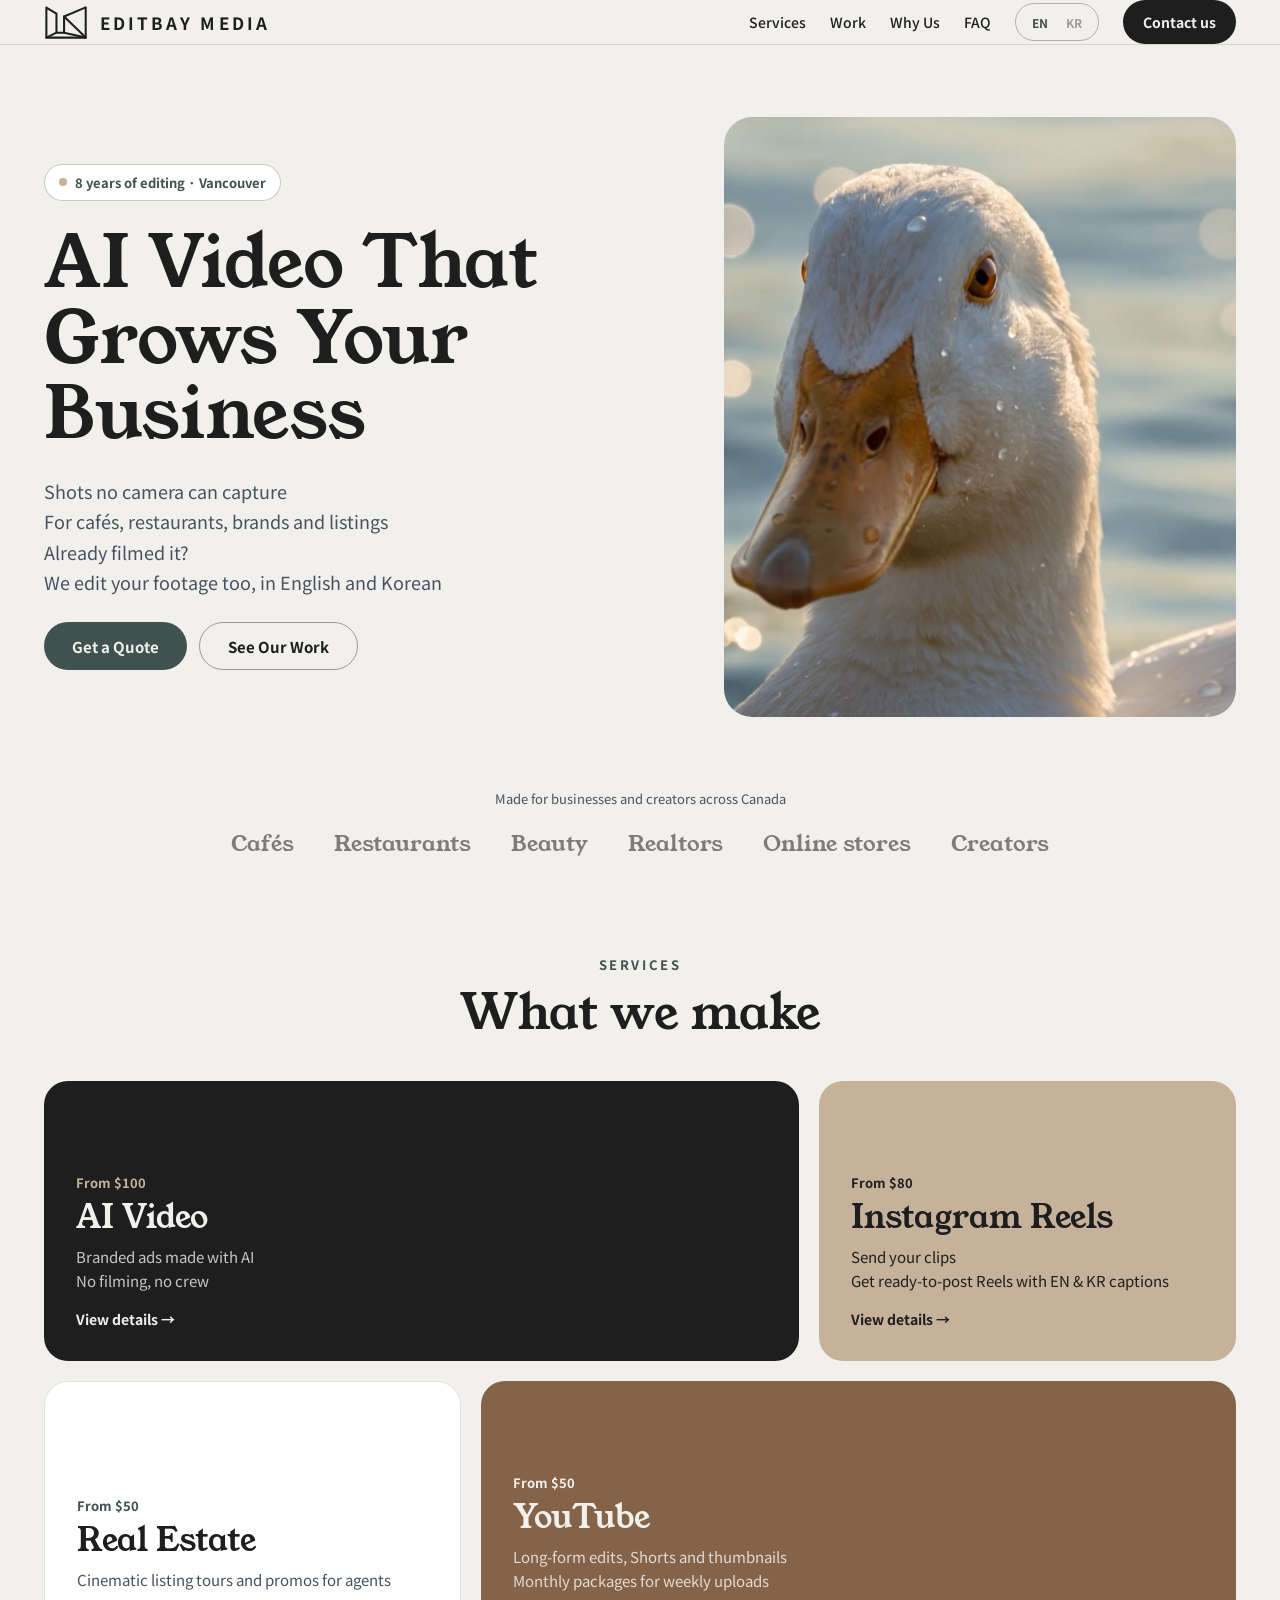
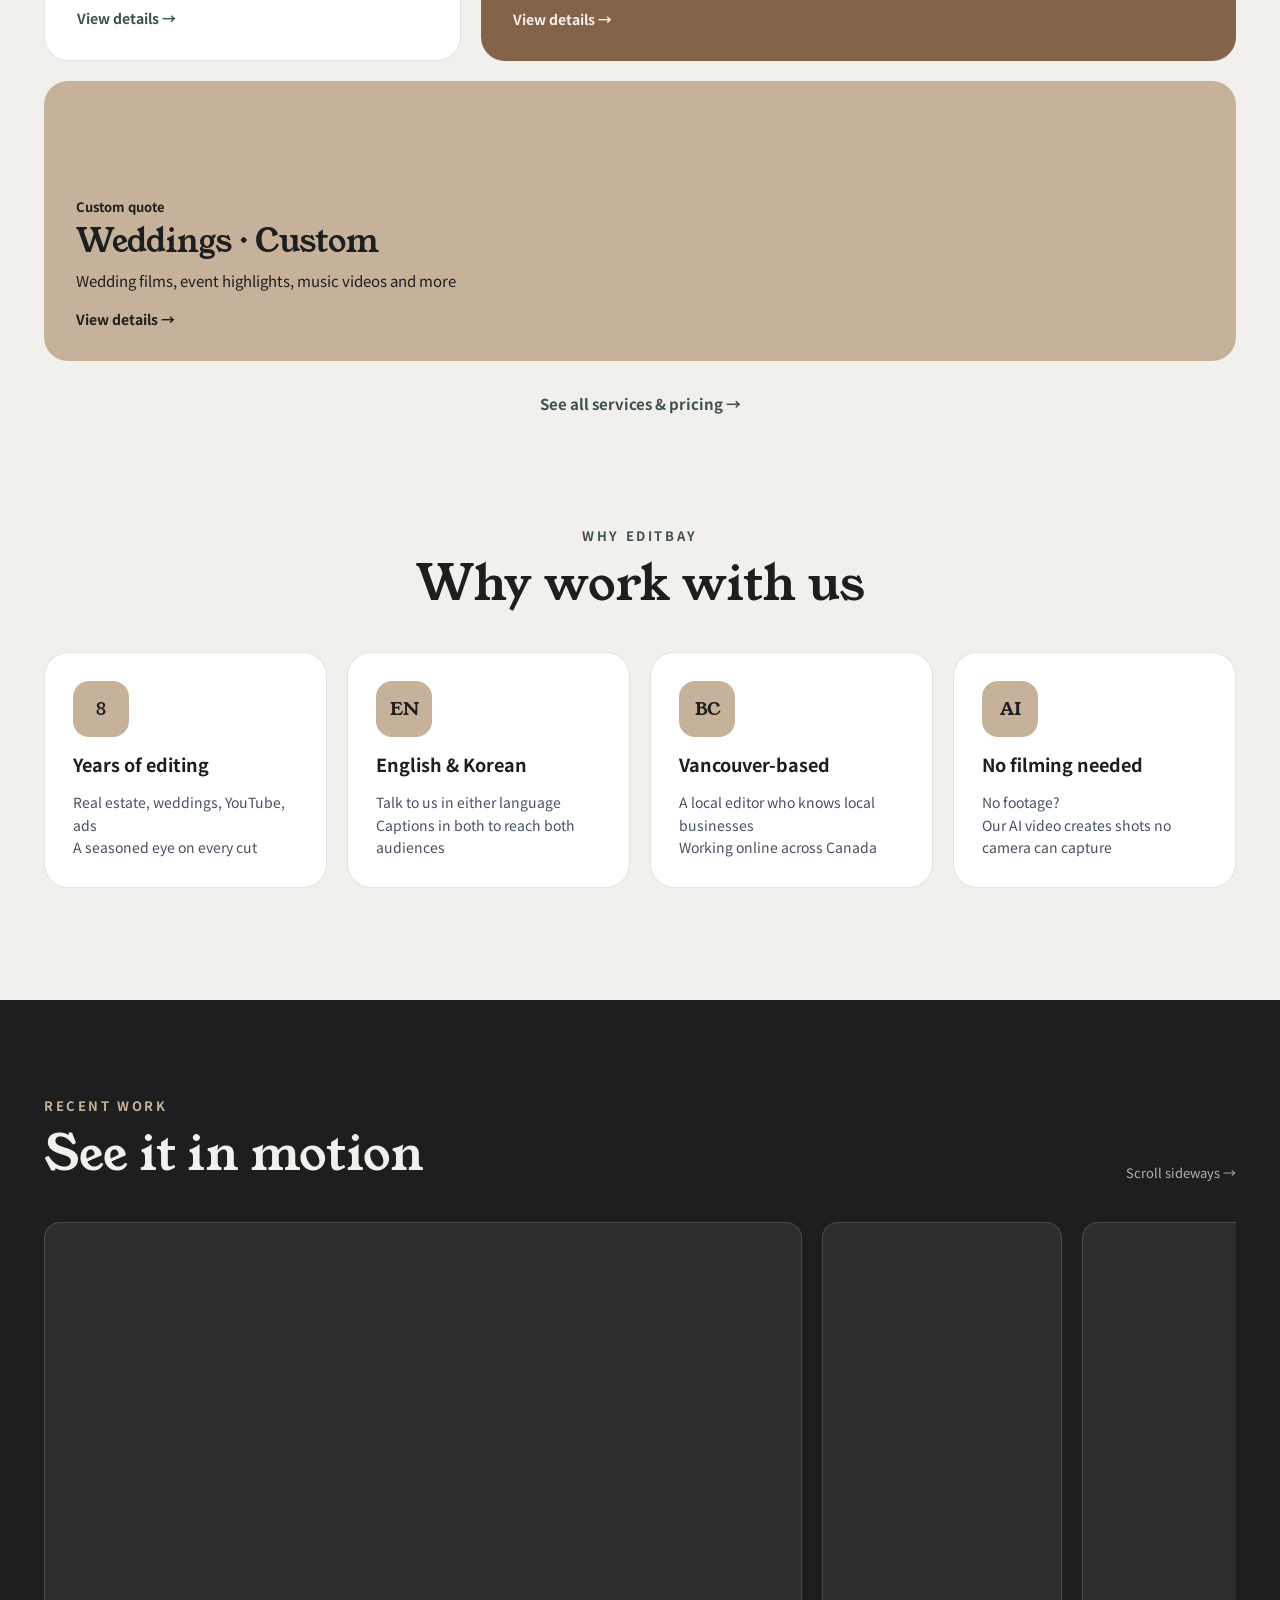
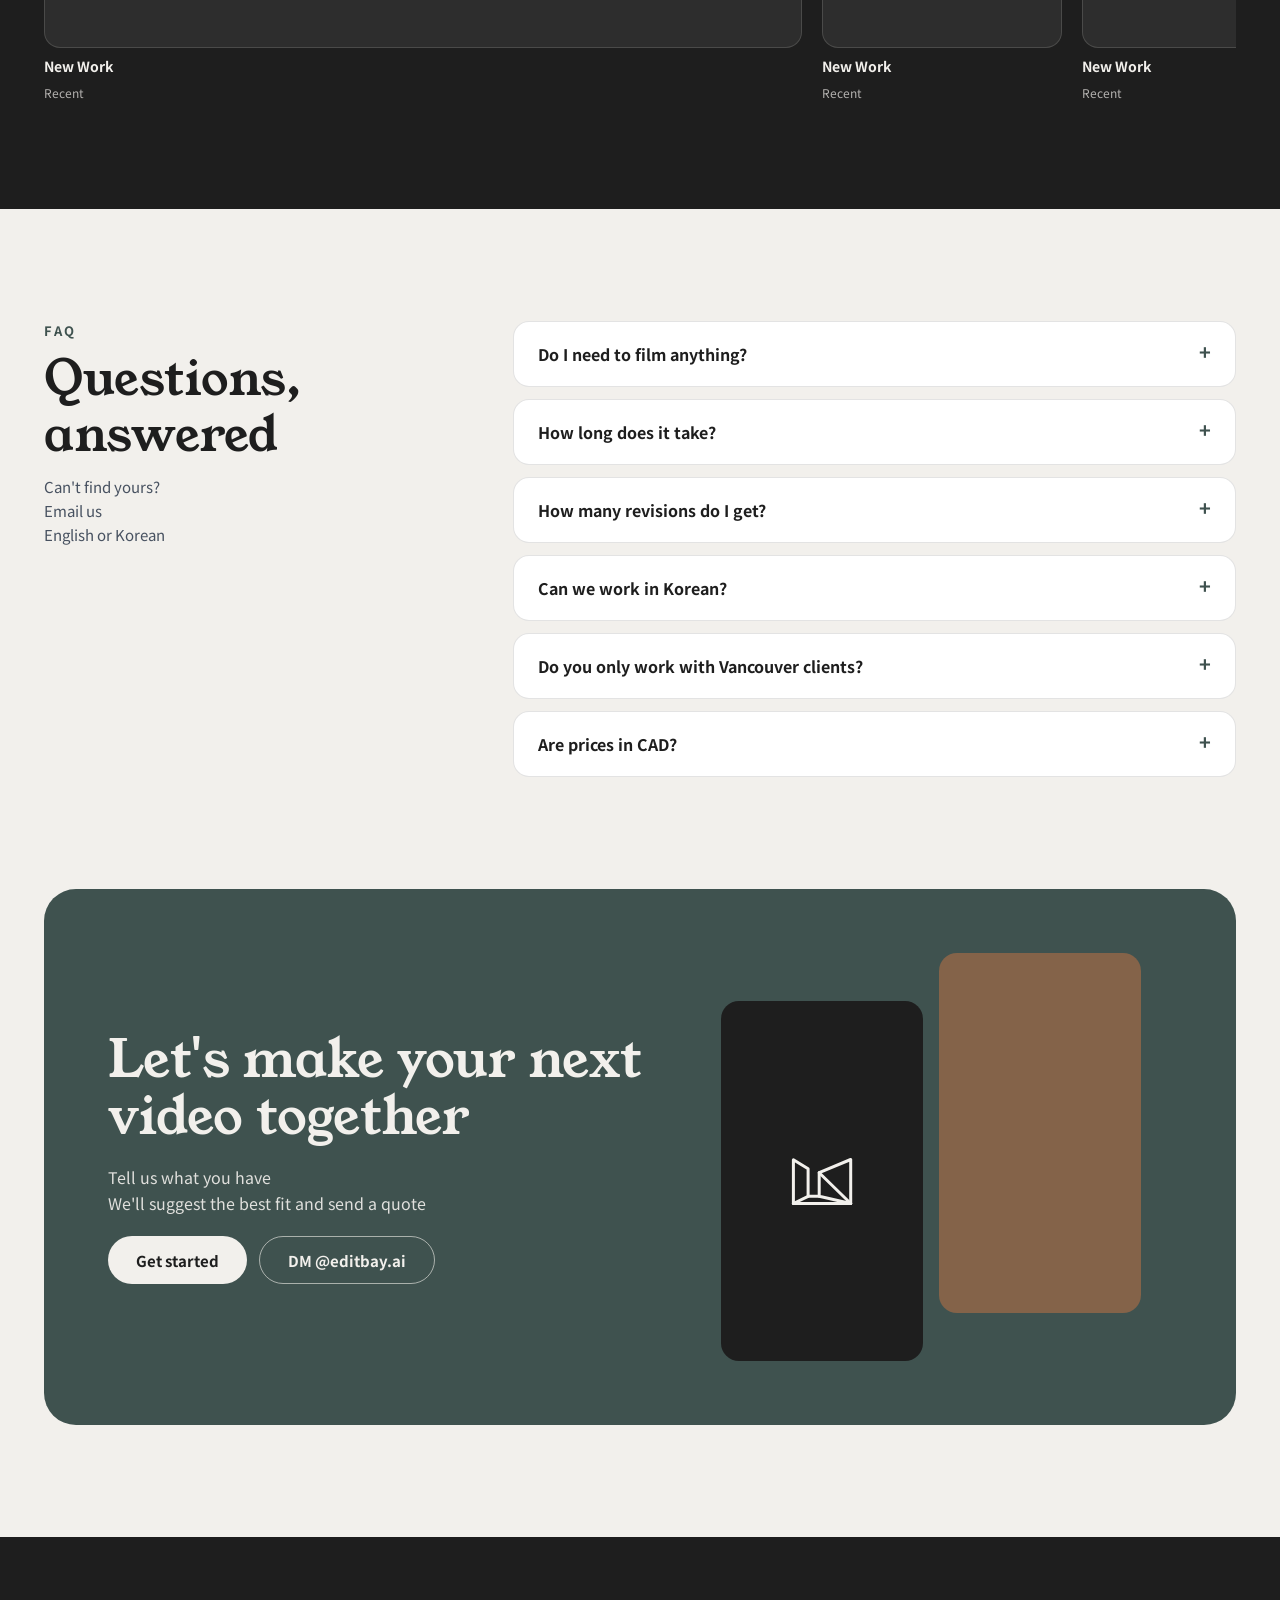
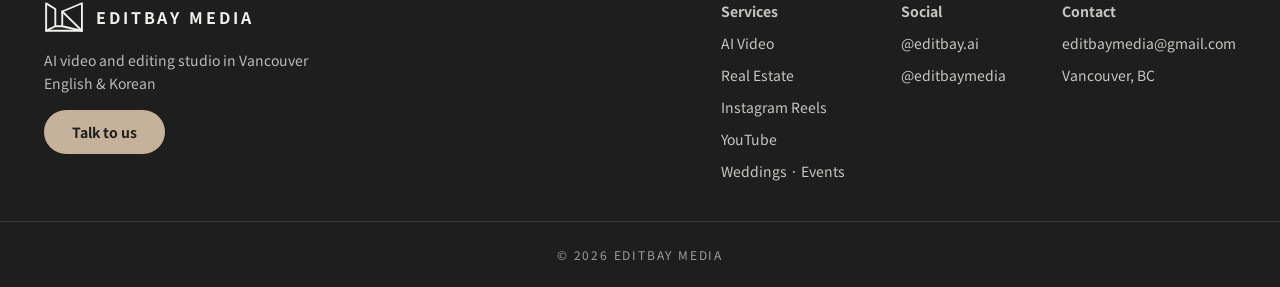
<file: index.html>
<!DOCTYPE html>
<html lang="en" class="en-mode">
<head>
<meta charset="UTF-8">
<meta name="viewport" content="width=device-width, initial-scale=1.0">
<title>EditBay Media | AI Video That Grows Your Business</title>
<meta name="description" content="AI video and video editing studio in Vancouver. AI ads with no filming, Instagram Reels, real estate, YouTube and wedding editing — in English and Korean.">
<script>try{document.documentElement.className=(localStorage.getItem('editbay_lang')||'en')+'-mode'}catch(e){}</script>
<link rel="preconnect" href="https://fonts.googleapis.com">
<link rel="preconnect" href="https://fonts.gstatic.com" crossorigin>
<link rel="stylesheet" href="https://fonts.googleapis.com/css2?family=Young+Serif&family=Noto+Sans+KR:wght@400;500;700&display=swap">
<link rel="icon" href="favicon.ico" sizes="any">
<link rel="icon" type="image/svg+xml" href="favicon.svg">
<link rel="icon" type="image/png" sizes="32x32" href="favicon-32.png">
<link rel="icon" type="image/png" sizes="16x16" href="favicon-16.png">
<link rel="apple-touch-icon" href="apple-touch-icon.png">
<link rel="stylesheet" href="style.css">
<style>
/* 가로(16:9) 영상: 세로 영상과 같은 높이 */
.reel.wide{flex:0 0 758px;max-width:85vw}
.reel.wide .frame{aspect-ratio:16/9}
</style>
</head>
<body>

<!-- NAV -->
<header>
  <nav class="wrap">
    <a href="/" class="logo" aria-label="EditBay Media home">
      <svg width="44" height="35" viewBox="180 245 640 510" fill="none" stroke="#1E1E1E" stroke-width="30" stroke-linejoin="round" stroke-linecap="round" aria-hidden="true"><polygon points="214,282 361,372 361,648 214,720"/><polygon points="472,412 787,280 787,720 472,648"/><line x1="472" y1="412" x2="787" y2="720"/><line x1="361" y1="648" x2="472" y2="648"/><line x1="214" y1="720" x2="787" y2="720"/></svg>
      <span>EDITBAY MEDIA</span>
    </a>
    <div class="nav-right">
      <div class="nav-links">
        <a href="/services"><span class="en-content">Services</span><span class="ko-content">서비스</span></a>
        <a href="#work"><span class="en-content">Work</span><span class="ko-content">작업물</span></a>
        <a href="#why"><span class="en-content">Why Us</span><span class="ko-content">에딧베이</span></a>
        <a href="#faq"><span class="en-content">FAQ</span><span class="ko-content">자주 묻는 질문</span></a>
      </div>
      <div class="lang">
        <button type="button" id="btn-en" class="active" onclick="changeLang('en')">EN</button>
        <button type="button" id="btn-ko" onclick="changeLang('ko')">KR</button>
      </div>
      <a href="/contact" class="btn btn-ink" style="min-height:44px;padding:0 20px;font-size:14px"><span class="en-content">Contact us</span><span class="ko-content">문의하기</span></a>
    </div>
  </nav>
</header>

<!-- HERO -->
<section class="wrap hero" id="top">
  <div class="hero-text">
    <span class="badge"><i></i><span class="en-content">8 years of editing · Vancouver</span><span class="ko-content">8년차 영상편집 · 밴쿠버</span></span>
    <h1><span class="en-content">AI Video That Grows Your Business</span><span class="ko-content">비즈니스를 성장시키는 AI 비디오</span></h1>
    <p>
      <span class="en-content">Shots no camera can capture<br>For cafés, restaurants, brands and listings<br>Already filmed it?<br>We edit your footage too, in English and Korean</span>
      <span class="ko-content">카메라로는 담을 수 없는 장면을 AI로<br>카페, 레스토랑, 브랜드, 부동산 매물까지<br>이미 찍어둔 영상이 있다면 편집도 해드려요<br>한국어·영어 모두 가능합니다</span>
    </p>
    <div class="hero-btns">
      <a href="/contact" class="btn btn-teal"><span class="en-content">Get a Quote</span><span class="ko-content">견적 문의하기</span></a>
      <a href="#work" class="btn btn-line"><span class="en-content">See Our Work</span><span class="ko-content">작업물 보기</span></a>
    </div>
  </div>
  <div class="hero-media">
    <!-- 메인 영상: main-video.mp4 (864x1080, 4:5) -->
    <video autoplay muted loop playsinline preload="auto" poster="main-video-poster.jpg" aria-label="AI macro food video">
      <source src="main-video.mp4" type="video/mp4">
    </video>
  </div>
</section>

<!-- MADE FOR -->
<section class="wrap madefor">
  <span class="muted" style="font-size:13px"><span class="en-content">Made for businesses and creators across Canada</span><span class="ko-content">캐나다 전역의 비즈니스와 크리에이터를 위해</span></span>
  <div class="madefor-list">
    <span><span class="en-content">Cafés</span><span class="ko-content">카페</span></span>
    <span><span class="en-content">Restaurants</span><span class="ko-content">레스토랑</span></span>
    <span><span class="en-content">Beauty</span><span class="ko-content">뷰티</span></span>
    <span><span class="en-content">Realtors</span><span class="ko-content">부동산</span></span>
    <span><span class="en-content">Online stores</span><span class="ko-content">온라인 스토어</span></span>
    <span><span class="en-content">Creators</span><span class="ko-content">크리에이터</span></span>
  </div>
</section>

<!-- SERVICES -->
<section class="wrap" id="services" style="padding-bottom:112px">
  <div class="sec-head">
    <span class="eyebrow"><span class="en-content">Services</span><span class="ko-content">서비스</span></span>
    <h2 class="h2"><span class="en-content">What we make</span><span class="ko-content">이런 영상을 만들어요</span></h2>
  </div>
  <div class="bento">
    <div class="bento-row">
    <a href="/ai-video" class="tile big t-ink">
      <span class="price"><span class="en-content">From $100</span><span class="ko-content">$100부터</span></span>
      <span class="name"><span class="en-content">AI Video</span><span class="ko-content">AI 영상 제작</span></span>
      <span class="desc"><span class="en-content">Branded ads made with AI<br>No filming, no crew</span><span class="ko-content">촬영 없이 AI로 만드는 브랜드 광고 영상</span></span>
      <span class="more"><span class="en-content">View details →</span><span class="ko-content">자세히 보기 →</span></span>
    </a>
    <a href="/instagramreels" class="tile small t-tan">
      <span class="price"><span class="en-content">From $80</span><span class="ko-content">$80부터</span></span>
      <span class="name"><span class="en-content">Instagram Reels</span><span class="ko-content">인스타그램 릴스</span></span>
      <span class="desc"><span class="en-content">Send your clips<br>Get ready-to-post Reels with EN &amp; KR captions</span><span class="ko-content">영상만 보내주세요<br>한국어·영어 자막까지 넣어 바로 올릴 수 있게</span></span>
      <span class="more"><span class="en-content">View details →</span><span class="ko-content">자세히 보기 →</span></span>
    </a>
    </div>
    <div class="bento-row">
    <a href="/real-estate" class="tile small t-white">
      <span class="price"><span class="en-content">From $50</span><span class="ko-content">$50부터</span></span>
      <span class="name"><span class="en-content">Real Estate</span><span class="ko-content">부동산 영상</span></span>
      <span class="desc"><span class="en-content">Cinematic listing tours and promos for agents</span><span class="ko-content">매물 가치를 높이는 시네마틱 투어와 홍보 영상</span></span>
      <span class="more" style="color:var(--teal)"><span class="en-content">View details →</span><span class="ko-content">자세히 보기 →</span></span>
    </a>
    <a href="/youtube" class="tile big t-leather">
      <span class="price"><span class="en-content">From $50</span><span class="ko-content">$50부터</span></span>
      <span class="name"><span class="en-content">YouTube</span><span class="ko-content">유튜브</span></span>
      <span class="desc"><span class="en-content">Long-form edits, Shorts and thumbnails<br>Monthly packages for weekly uploads</span><span class="ko-content">유튜브 롱폼, 쇼츠, 썸네일까지<br>매주 업로드하는 채널을 위한 월간 패키지</span></span>
      <span class="more"><span class="en-content">View details →</span><span class="ko-content">자세히 보기 →</span></span>
    </a>
    </div>
    <div class="bento-row">
    <a href="/custom" class="tile big t-tan" style="flex:1 1 100%;grid-column:1/-1">
      <span class="price"><span class="en-content">Custom quote</span><span class="ko-content">맞춤 견적</span></span>
      <span class="name"><span class="en-content">Weddings · Custom</span><span class="ko-content">웨딩 · 커스텀</span></span>
      <span class="desc"><span class="en-content">Wedding films, event highlights, music videos and more</span><span class="ko-content">웨딩 영상, 이벤트 하이라이트, 뮤직비디오까지 맞춤 제작</span></span>
      <span class="more"><span class="en-content">View details →</span><span class="ko-content">자세히 보기 →</span></span>
    </a>
    </div>
  </div>
  <a href="/services" class="all-link"><span class="en-content">See all services &amp; pricing →</span><span class="ko-content">전체 서비스와 가격 보기 →</span></a>
</section>

<!-- WHY US -->
<section class="wrap" id="why" style="padding-bottom:112px">
  <div class="sec-head">
    <span class="eyebrow"><span class="en-content">Why EditBay</span><span class="ko-content">왜 에딧베이인가</span></span>
    <h2 class="h2"><span class="en-content">Why work with us</span><span class="ko-content">에딧베이와 함께해야 하는 이유</span></h2>
  </div>
  <div class="why-grid">
    <div class="card">
      <span class="icon-box">8</span>
      <h3><span class="en-content">Years of editing</span><span class="ko-content">8년차 편집 경력</span></h3>
      <p><span class="en-content">Real estate, weddings, YouTube, ads<br>A seasoned eye on every cut</span><span class="ko-content">부동산, 웨딩, 유튜브, 광고까지<br>경험 많은 눈으로 한 컷 한 컷 다듬어요</span></p>
    </div>
    <div class="card">
      <span class="icon-box">EN</span>
      <h3><span class="en-content">English &amp; Korean</span><span class="ko-content">한국어 · 영어</span></h3>
      <p><span class="en-content">Talk to us in either language<br>Captions in both to reach both audiences</span><span class="ko-content">편한 언어로 상담하세요<br>두 언어 자막으로 한국 손님과 현지 손님 모두에게 닿아요</span></p>
    </div>
    <div class="card">
      <span class="icon-box">BC</span>
      <h3><span class="en-content">Vancouver-based</span><span class="ko-content">밴쿠버 현지</span></h3>
      <p><span class="en-content">A local editor who knows local businesses<br>Working online across Canada</span><span class="ko-content">동네 비즈니스를 잘 아는 현지 편집자<br>온라인으로 캐나다 어디서든 진행해요</span></p>
    </div>
    <div class="card">
      <span class="icon-box">AI</span>
      <h3><span class="en-content">No filming needed</span><span class="ko-content">촬영 필요 없음</span></h3>
      <p><span class="en-content">No footage?<br>Our AI video creates shots no camera can capture</span><span class="ko-content">영상이 없어도 괜찮아요<br>카메라로 못 찍는 장면을 AI로 만들어요</span></p>
    </div>
  </div>
</section>

<!-- WORK -->
<section class="dark on-dark" id="work">
  <div class="wrap">
    <div class="work-head">
      <div style="display:flex;flex-direction:column;gap:12px">
        <span class="eyebrow"><span class="en-content">Recent Work</span><span class="ko-content">최근 작업물</span></span>
        <h2 class="h2"><span class="en-content">See it in motion</span><span class="ko-content">직접 확인해 보세요</span></h2>
      </div>
      <span class="hint"><span class="en-content">Scroll sideways →</span><span class="ko-content">옆으로 넘겨보세요 →</span></span>
    </div>
    <div class="reel-row">
      <div class="reel wide">
        <div class="frame"><iframe src="https://player.vimeo.com/video/1249936637?title=0&byline=0&portrait=0&badge=0&dnt=1" title="New Work" loading="lazy" allow="autoplay; fullscreen; picture-in-picture" allowfullscreen></iframe></div>
        <strong>New Work</strong><small><span class="en-content">Recent</span><span class="ko-content">최근 작업</span></small>
      </div>
      <div class="reel">
        <div class="frame"><iframe src="https://player.vimeo.com/video/1249936799?title=0&byline=0&portrait=0&badge=0&dnt=1" title="New Work" loading="lazy" allow="autoplay; fullscreen; picture-in-picture" allowfullscreen></iframe></div>
        <strong>New Work</strong><small><span class="en-content">Recent</span><span class="ko-content">최근 작업</span></small>
      </div>
      <div class="reel">
        <div class="frame"><iframe src="https://player.vimeo.com/video/1246924412?title=0&byline=0&portrait=0&badge=0&dnt=1" title="New Work" loading="lazy" allow="autoplay; fullscreen; picture-in-picture" allowfullscreen></iframe></div>
        <strong>New Work</strong><small><span class="en-content">Recent</span><span class="ko-content">최근 작업</span></small>
      </div>
      <div class="reel wide">
        <div class="frame"><iframe src="https://player.vimeo.com/video/1246957050?title=0&byline=0&portrait=0&badge=0&dnt=1" title="New Work" loading="lazy" allow="autoplay; fullscreen; picture-in-picture" allowfullscreen></iframe></div>
        <strong>New Work</strong><small><span class="en-content">Recent</span><span class="ko-content">최근 작업</span></small>
      </div>
      <div class="reel">
        <div class="frame"><iframe src="https://player.vimeo.com/video/1246945990?title=0&byline=0&portrait=0&badge=0&dnt=1" title="New Work" loading="lazy" allow="autoplay; fullscreen; picture-in-picture" allowfullscreen></iframe></div>
        <strong>New Work</strong><small><span class="en-content">Recent</span><span class="ko-content">최근 작업</span></small>
      </div>
      <div class="reel">
        <div class="frame"><iframe src="https://player.vimeo.com/video/1236483757?title=0&byline=0&portrait=0&badge=0&dnt=1" title="AI Short-Form Ad" loading="lazy" allow="autoplay; fullscreen; picture-in-picture" allowfullscreen></iframe></div>
        <strong>AI Short-Form Ad</strong><small><span class="en-content">AI Video</span><span class="ko-content">AI 영상</span></small>
      </div>
      <div class="reel">
        <div class="frame"><iframe src="https://player.vimeo.com/video/1236487899?title=0&byline=0&portrait=0&badge=0&dnt=1" title="Instagram Reel" loading="lazy" allow="autoplay; fullscreen; picture-in-picture" allowfullscreen></iframe></div>
        <strong>Instagram Reel</strong><small><span class="en-content">Reels</span><span class="ko-content">릴스</span></small>
      </div>
      <div class="reel">
        <div class="frame"><iframe src="https://player.vimeo.com/video/1236479160?title=0&byline=0&portrait=0&badge=0&dnt=1" title="Real Estate · Basic" loading="lazy" allow="autoplay; fullscreen; picture-in-picture" allowfullscreen></iframe></div>
        <strong>Real Estate · Basic</strong><small><span class="en-content">Real Estate</span><span class="ko-content">부동산</span></small>
      </div>
      <div class="reel wide">
        <div class="frame"><iframe src="https://player.vimeo.com/video/1236483646?title=0&byline=0&portrait=0&badge=0&dnt=1" title="AI Brand Ad" loading="lazy" allow="autoplay; fullscreen; picture-in-picture" allowfullscreen></iframe></div>
        <strong>AI Brand Ad</strong><small><span class="en-content">AI Video</span><span class="ko-content">AI 영상</span></small>
      </div>
      <div class="reel">
        <div class="frame"><iframe src="https://player.vimeo.com/video/1236483756?title=0&byline=0&portrait=0&badge=0&dnt=1" title="AI Short-Form Ad" loading="lazy" allow="autoplay; fullscreen; picture-in-picture" allowfullscreen></iframe></div>
        <strong>AI Short-Form Ad</strong><small><span class="en-content">AI Video</span><span class="ko-content">AI 영상</span></small>
      </div>
      <div class="reel">
        <div class="frame"><iframe src="https://player.vimeo.com/video/1236487903?title=0&byline=0&portrait=0&badge=0&dnt=1" title="Instagram Reel" loading="lazy" allow="autoplay; fullscreen; picture-in-picture" allowfullscreen></iframe></div>
        <strong>Instagram Reel</strong><small><span class="en-content">Reels</span><span class="ko-content">릴스</span></small>
      </div>
      <div class="reel">
        <div class="frame"><iframe src="https://player.vimeo.com/video/1236479293?title=0&byline=0&portrait=0&badge=0&dnt=1" title="Real Estate · Standard" loading="lazy" allow="autoplay; fullscreen; picture-in-picture" allowfullscreen></iframe></div>
        <strong>Real Estate · Standard</strong><small><span class="en-content">Real Estate</span><span class="ko-content">부동산</span></small>
      </div>
      <div class="reel wide">
        <div class="frame"><iframe src="https://player.vimeo.com/video/1236477081?title=0&byline=0&portrait=0&badge=0&dnt=1" title="Property Tour" loading="lazy" allow="autoplay; fullscreen; picture-in-picture" allowfullscreen></iframe></div>
        <strong>Property Tour</strong><small><span class="en-content">Real Estate</span><span class="ko-content">부동산</span></small>
      </div>
      <div class="reel">
        <div class="frame"><iframe src="https://player.vimeo.com/video/1236483755?title=0&byline=0&portrait=0&badge=0&dnt=1" title="AI Short-Form Ad" loading="lazy" allow="autoplay; fullscreen; picture-in-picture" allowfullscreen></iframe></div>
        <strong>AI Short-Form Ad</strong><small><span class="en-content">AI Video</span><span class="ko-content">AI 영상</span></small>
      </div>
      <div class="reel">
        <div class="frame"><iframe src="https://player.vimeo.com/video/1236487900?title=0&byline=0&portrait=0&badge=0&dnt=1" title="Instagram Reel" loading="lazy" allow="autoplay; fullscreen; picture-in-picture" allowfullscreen></iframe></div>
        <strong>Instagram Reel</strong><small><span class="en-content">Reels</span><span class="ko-content">릴스</span></small>
      </div>
      <div class="reel wide">
        <div class="frame"><iframe src="https://www.youtube.com/embed/Q3PCwfny75s" title="YouTube Long-Form" loading="lazy" allow="autoplay; fullscreen; picture-in-picture" allowfullscreen></iframe></div>
        <strong>YouTube Long-Form</strong><small><span class="en-content">YouTube</span><span class="ko-content">유튜브</span></small>
      </div>
      <div class="reel">
        <div class="frame"><iframe src="https://player.vimeo.com/video/1236479351?title=0&byline=0&portrait=0&badge=0&dnt=1" title="Real Estate · Standard" loading="lazy" allow="autoplay; fullscreen; picture-in-picture" allowfullscreen></iframe></div>
        <strong>Real Estate · Standard</strong><small><span class="en-content">Real Estate</span><span class="ko-content">부동산</span></small>
      </div>
      <div class="reel">
        <div class="frame"><iframe src="https://player.vimeo.com/video/1236487902?title=0&byline=0&portrait=0&badge=0&dnt=1" title="Instagram Reel" loading="lazy" allow="autoplay; fullscreen; picture-in-picture" allowfullscreen></iframe></div>
        <strong>Instagram Reel</strong><small><span class="en-content">Reels</span><span class="ko-content">릴스</span></small>
      </div>
      <div class="reel wide">
        <div class="frame"><iframe src="https://player.vimeo.com/video/1246961503?title=0&byline=0&portrait=0&badge=0&dnt=1" title="Motion Graphic" loading="lazy" allow="autoplay; fullscreen; picture-in-picture" allowfullscreen></iframe></div>
        <strong>Motion Graphic</strong><small><span class="en-content">Motion graphic</span><span class="ko-content">모션그래픽</span></small>
      </div>
    </div>
  </div>
</section>

<!-- FAQ -->
<section class="wrap faq" id="faq">
  <div class="faq-intro">
    <span class="eyebrow">FAQ</span>
    <h2 class="h2"><span class="en-content">Questions, answered</span><span class="ko-content">자주 묻는 질문</span></h2>
    <p class="muted" style="font-size:15px;line-height:1.6"><span class="en-content">Can't find yours?<br>Email us<br>English or Korean</span><span class="ko-content">궁금한 게 더 있다면 편하게 이메일 주세요<br>한국어·영어 모두 OK</span></p>
  </div>
  <div class="faq-list">
    <details>
      <summary><span class="en-content">Do I need to film anything?</span><span class="ko-content">직접 촬영해야 하나요?</span></summary>
      <p><span class="en-content">Not for AI video<br>We create the visuals for you<br>If you already have footage, we edit it into Reels, YouTube videos or wedding films</span><span class="ko-content">AI 영상은 촬영이 필요 없어요<br>이미 찍어둔 영상이 있다면 릴스, 유튜브, 웨딩 영상으로 편집해 드려요</span></p>
    </details>
    <details>
      <summary><span class="en-content">How long does it take?</span><span class="ko-content">얼마나 걸리나요?</span></summary>
      <p><span class="en-content">It depends on the service<br>Each service page shows its turnaround time</span><span class="ko-content">서비스마다 달라요<br>각 서비스 페이지에서 작업 기간을 확인하실 수 있어요</span></p>
    </details>
    <details>
      <summary><span class="en-content">How many revisions do I get?</span><span class="ko-content">수정은 몇 번까지 되나요?</span></summary>
      <p><span class="en-content">Revisions are included in every package<br>The number depends on the plan you choose<br>Extra revisions are $25 each</span><span class="ko-content">모든 상품에 수정이 포함되어 있고, 횟수는 상품마다 달라요<br>추가 수정은 1회 $25입니다</span></p>
    </details>
    <details>
      <summary><span class="en-content">Can we work in Korean?</span><span class="ko-content">한국어로 상담할 수 있나요?</span></summary>
      <p><span class="en-content">Yes<br>We work in English and Korean, and can add captions in both languages</span><span class="ko-content">네<br>한국어와 영어 모두 가능하고, 두 언어 자막도 넣어드려요</span></p>
    </details>
    <details>
      <summary><span class="en-content">Do you only work with Vancouver clients?</span><span class="ko-content">밴쿠버 손님만 받나요?</span></summary>
      <p><span class="en-content">We are based in Vancouver but work fully online, so we can help clients anywhere in Canada</span><span class="ko-content">밴쿠버에 있지만 모든 과정을 온라인으로 진행해서, 캐나다 어디서든 가능해요</span></p>
    </details>
    <details>
      <summary><span class="en-content">Are prices in CAD?</span><span class="ko-content">가격은 캐나다 달러인가요?</span></summary>
      <p><span class="en-content">Yes<br>All prices are in Canadian dollars and exclude GST/HST<br>You get a final quote before we start</span><span class="ko-content">네<br>모든 가격은 캐나다 달러(CAD) 기준이며 GST/HST는 별도예요<br>시작 전에 최종 견적을 먼저 드려요</span></p>
    </details>
  </div>
</section>

<!-- CTA -->
<section class="wrap" id="contact">
  <div class="cta">
    <div class="cta-text">
      <h2><span class="en-content">Let's make your next video together</span><span class="ko-content">다음 영상, 함께 만들어요</span></h2>
      <p><span class="en-content">Tell us what you have<br>We'll suggest the best fit and send a quote</span><span class="ko-content">가지고 계신 걸 알려주세요<br>가장 잘 맞는 방법과 견적을 보내드릴게요</span></p>
      <div class="hero-btns">
        <a href="mailto:editbaymedia@gmail.com" class="btn btn-sand"><span class="en-content">Get started</span><span class="ko-content">시작하기</span></a>
        <a href="https://instagram.com/editbay.ai" class="btn btn-line-light">DM @editbay.ai</a>
      </div>
    </div>
    <div class="cta-art" aria-hidden="true">
      <div class="a1"><svg width="64" height="51" viewBox="180 245 640 510" fill="none" stroke="#F2F0EC" stroke-width="30" stroke-linejoin="round" stroke-linecap="round"><polygon points="214,282 361,372 361,648 214,720"/><polygon points="472,412 787,280 787,720 472,648"/><line x1="472" y1="412" x2="787" y2="720"/><line x1="361" y1="648" x2="472" y2="648"/><line x1="214" y1="720" x2="787" y2="720"/></svg></div>
      <div class="a2"></div>
    </div>
  </div>
</section>

<!-- FOOTER -->
<footer>
  <div class="wrap foot">
    <div class="foot-brand">
      <div class="logo">
        <svg width="40" height="32" viewBox="180 245 640 510" fill="none" stroke="#F2F0EC" stroke-width="30" stroke-linejoin="round" stroke-linecap="round" aria-hidden="true"><polygon points="214,282 361,372 361,648 214,720"/><polygon points="472,412 787,280 787,720 472,648"/><line x1="472" y1="412" x2="787" y2="720"/><line x1="361" y1="648" x2="472" y2="648"/><line x1="214" y1="720" x2="787" y2="720"/></svg>
        <span style="font-size:16px">EDITBAY MEDIA</span>
      </div>
      <p><span class="en-content">AI video and editing studio in Vancouver<br>English &amp; Korean</span><span class="ko-content">밴쿠버의 AI 영상·편집 스튜디오<br>한국어·영어 상담</span></p>
      <a href="mailto:editbaymedia@gmail.com" class="btn" style="align-self:flex-start;background:var(--tan);color:var(--ink);min-height:44px;font-size:14px"><span class="en-content">Talk to us</span><span class="ko-content">이메일 보내기</span></a>
    </div>
    <div class="foot-cols">
      <div class="foot-col">
        <b><span class="en-content">Services</span><span class="ko-content">서비스</span></b>
        <a href="/ai-video"><span class="en-content">AI Video</span><span class="ko-content">AI 영상</span></a>
        <a href="/real-estate"><span class="en-content">Real Estate</span><span class="ko-content">부동산</span></a>
        <a href="/instagramreels"><span class="en-content">Instagram Reels</span><span class="ko-content">인스타그램 릴스</span></a>
        <a href="/youtube"><span class="en-content">YouTube</span><span class="ko-content">유튜브</span></a>
        <a href="/custom"><span class="en-content">Weddings · Events</span><span class="ko-content">웨딩 · 이벤트</span></a>
      </div>
      <div class="foot-col">
        <b><span class="en-content">Social</span><span class="ko-content">소셜</span></b>
        <a href="https://instagram.com/editbay.ai">@editbay.ai</a>
        <a href="https://instagram.com/editbaymedia">@editbaymedia</a>
      </div>
      <div class="foot-col">
        <b><span class="en-content">Contact</span><span class="ko-content">연락처</span></b>
        <a href="mailto:editbaymedia@gmail.com">editbaymedia@gmail.com</a>
        <span>Vancouver, BC</span>
      </div>
    </div>
  </div>
  <div class="copy">© 2026 EDITBAY MEDIA</div>
</footer>

<script src="lang.js"></script>
</body>
</html>
</file>
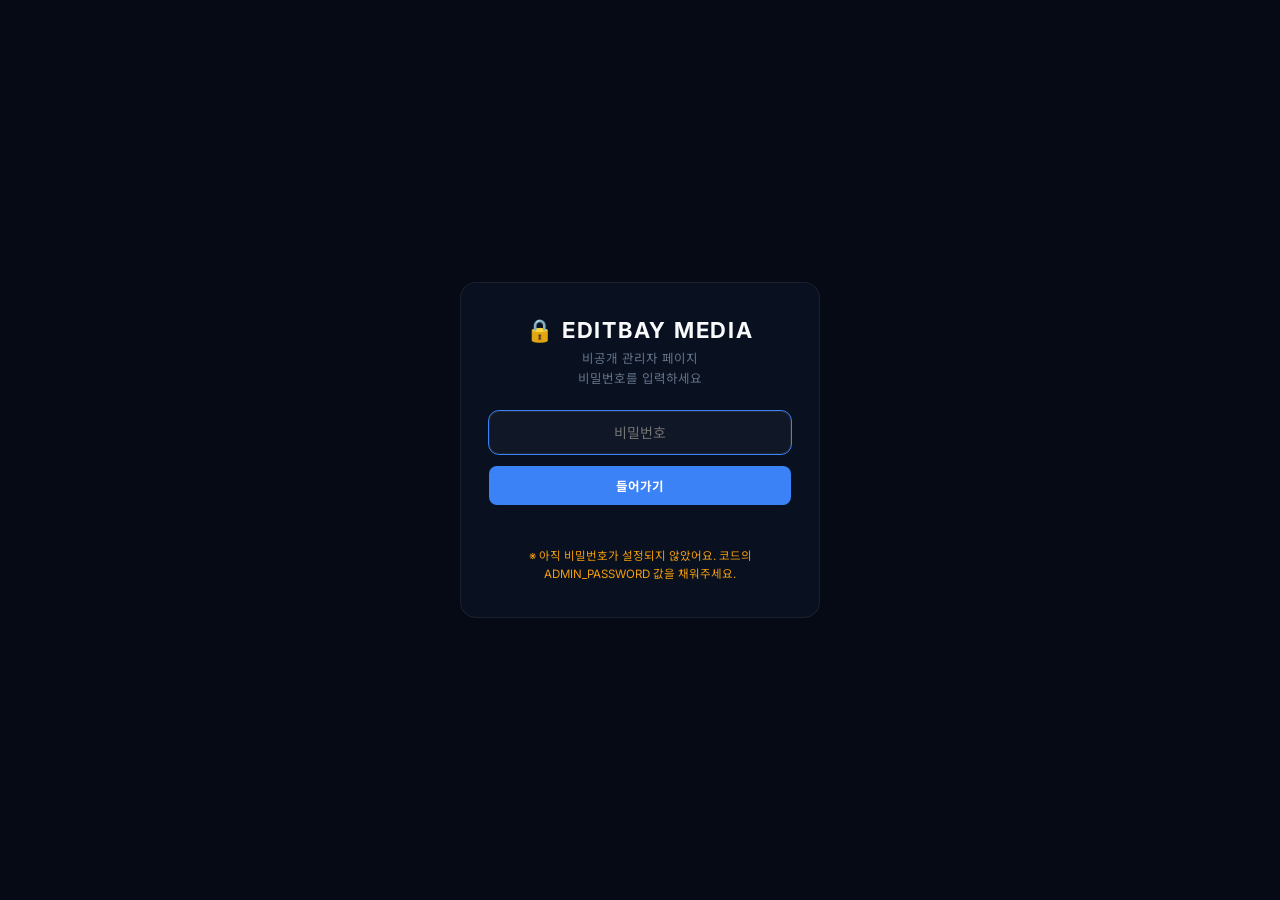
<file: admin-invoice.html>
<!DOCTYPE html>
<html lang="ko">
<head>
<meta charset="UTF-8">
<meta name="viewport" content="width=device-width, initial-scale=1.0">
<title>Project DB · EDITBAY MEDIA</title>
<meta name="robots" content="noindex, nofollow">
<style>
    @import url('https://fonts.googleapis.com/css2?family=Inter:wght@400;600;700&family=Noto+Sans+KR:wght@300;400;600;700&display=swap');

    :root {
        --accent: #3b82f6;
        --green: #10b981;
        --amber: #f59e0b;
        --red: #ef4444;
        --bg: #050a14;
        --panel: rgba(15, 23, 42, 0.5);
        --line: rgba(255,255,255,0.07);
        --text: #f8fafc;
        --text-dim: #94a3b8;
        --text-faint: #64748b;
    }
    * { box-sizing: border-box; margin: 0; padding: 0; }
    body {
        font-family: 'Inter', 'Noto Sans KR', sans-serif;
        background: var(--bg);
        color: var(--text);
        min-height: 100vh;
    }
    .wrap { max-width: 1400px; margin: 0 auto; padding: 40px 28px 80px; }

    header.top { display: flex; justify-content: space-between; align-items: flex-start; margin-bottom: 24px; flex-wrap: wrap; gap: 16px; }
    header.top h1 { font-size: 26px; font-weight: 700; letter-spacing: 0.02em; }
    header.top .sub { color: var(--text-faint); font-size: 12.5px; margin-top: 4px; }

    .notice {
        background: rgba(245, 158, 11, 0.08);
        border: 1px solid rgba(245, 158, 11, 0.25);
        color: #fbbf24;
        font-size: 12.5px;
        padding: 12px 16px;
        border-radius: 10px;
        margin-bottom: 24px;
        line-height: 1.6;
    }

    .toolbar { display: flex; gap: 10px; flex-wrap: wrap; align-items: center; margin-bottom: 16px; }
    .toolbar input[type="text"] {
        background: var(--panel); border: 1px solid var(--line); color: var(--text);
        padding: 9px 14px; border-radius: 8px; font-size: 13px; font-family: inherit; width: 220px;
    }
    .toolbar select {
        background: var(--panel); border: 1px solid var(--line); color: var(--text);
        padding: 9px 12px; border-radius: 8px; font-size: 13px; font-family: inherit;
    }
    .spacer { flex: 1; }

    .btn {
        border: none; cursor: pointer; font-family: inherit; font-size: 12.5px; font-weight: 700;
        padding: 10px 18px; border-radius: 8px; letter-spacing: 0.02em; transition: opacity .15s;
    }
    .btn:hover { opacity: .85; }
    .btn.primary { background: var(--accent); color: #fff; }
    .btn.ghost { background: transparent; color: var(--text-dim); border: 1px solid var(--line); }
    .btn.danger { background: rgba(239,68,68,0.12); color: #f87171; border: 1px solid rgba(239,68,68,0.3); }
    .btn.small { padding: 6px 12px; font-size: 11.5px; }

    .summary-row { display: flex; gap: 12px; margin-bottom: 20px; flex-wrap: wrap; }
    .summary-card {
        background: var(--panel); border: 1px solid var(--line); border-radius: 12px;
        padding: 16px 20px; min-width: 150px;
    }
    .summary-card .label { font-size: 11px; color: var(--text-faint); text-transform: uppercase; letter-spacing: 0.08em; margin-bottom: 6px; }
    .summary-card .value { font-size: 22px; font-weight: 700; }

    table { width: 100%; border-collapse: collapse; background: var(--panel); border-radius: 12px; overflow: hidden; }
    thead th {
        text-align: left; font-size: 11.5px; text-transform: uppercase; letter-spacing: 0.05em;
        color: var(--text-faint); padding: 12px 16px; border-bottom: 1px solid var(--line);
        cursor: pointer; user-select: none; white-space: nowrap;
    }
    thead th:hover { color: var(--text-dim); }
    tbody td { padding: 12px 16px; font-size: 13.5px; border-bottom: 1px solid var(--line); white-space: nowrap; }
    tbody tr { cursor: pointer; transition: background .1s; }
    tbody tr:hover { background: rgba(255,255,255,0.02); }
    tbody tr:last-child td { border-bottom: none; }
    tbody tr.selected { background: rgba(59,130,246,0.08); }

    .pill { display: inline-flex; align-items: center; gap: 6px; padding: 3px 10px; border-radius: 999px; font-size: 12px; font-weight: 600; }
    .pill.client { background: rgba(59,130,246,0.15); color: #93c5fd; }
    .pill .dot { width: 6px; height: 6px; border-radius: 50%; }
    .pill.status-done { background: rgba(16,185,129,0.12); color: #6ee7b7; }
    .pill.status-progress { background: rgba(245,158,11,0.12); color: #fcd34d; }
    .pill.status-cancel { background: rgba(239,68,68,0.12); color: #fca5a5; }
    .pill .dot.done { background: #10b981; }
    .pill .dot.progress { background: #f59e0b; }
    .pill .dot.cancel { background: #ef4444; }

    .empty-state { text-align: center; padding: 60px 20px; color: var(--text-faint); font-size: 13.5px; }

    /* --- Password lock --- */
    .lock-screen { position: fixed; inset: 0; background: var(--bg); z-index: 1000; display: flex; align-items: center; justify-content: center; padding: 20px; }
    .lock-screen.hidden { display: none; }
    .lock-box { width: 100%; max-width: 360px; background: var(--panel); border: 1px solid var(--line); border-radius: 16px; padding: 34px 28px; text-align: center; }
    .lock-title { font-size: 22px; font-weight: 700; letter-spacing: 0.08em; margin-bottom: 6px; }
    .lock-sub { font-size: 12.5px; color: var(--text-faint); margin-bottom: 22px; line-height: 1.6; }
    .lock-box input { width: 100%; background: rgba(255,255,255,0.03); border: 1px solid var(--line); color: var(--text); padding: 12px 14px; border-radius: 10px; font-size: 14px; font-family: inherit; margin-bottom: 12px; text-align: center; }
    .lock-box input:focus { outline: 1px solid var(--accent); }
    .lock-err { color: #f87171; font-size: 12.5px; margin-top: 12px; min-height: 16px; }
    .lock-hint { color: var(--amber); font-size: 11.5px; margin-top: 14px; line-height: 1.6; }

    /* --- Modal --- */
    .overlay {
        display: none; position: fixed; inset: 0; background: rgba(0,0,0,0.6);
        z-index: 100; align-items: flex-start; justify-content: center; padding: 60px 20px;
        overflow-y: auto;
    }
    .overlay.open { display: flex; }
    .modal {
        background: #0a0f1c; border: 1px solid var(--line); border-radius: 16px;
        width: 100%; max-width: 780px; padding: 28px;
    }
    .modal h2 { font-size: 19px; font-weight: 700; margin-bottom: 20px; }

    .field-grid { display: grid; grid-template-columns: repeat(2, 1fr); gap: 14px; margin-bottom: 20px; }
    .field { display: flex; flex-direction: column; gap: 6px; }
    .field label { font-size: 11.5px; color: var(--text-faint); text-transform: uppercase; letter-spacing: 0.05em; }
    .field input, .field select {
        background: var(--panel); border: 1px solid var(--line); color: var(--text);
        padding: 9px 12px; border-radius: 8px; font-size: 13.5px; font-family: inherit;
    }

    .modal-actions { display: flex; justify-content: space-between; margin-top: 8px; }
    .modal-actions .right { display: flex; gap: 8px; }

    /* --- Invoice line items inside modal --- */
    .invoice-section { margin-top: 24px; border-top: 1px solid var(--line); padding-top: 20px; }
    .invoice-section h3 { font-size: 13px; text-transform: uppercase; letter-spacing: 0.08em; color: var(--text-faint); margin-bottom: 12px; }
    .invoice-table { width: 100%; border-collapse: collapse; margin-bottom: 12px; }
    .invoice-table th { text-align: left; font-size: 10.5px; text-transform: uppercase; color: var(--text-faint); padding: 6px 8px; border-bottom: 1px solid var(--line); }
    .invoice-table td { padding: 6px 8px; font-size: 13px; border-bottom: 1px solid var(--line); }
    .invoice-table input { width: 100%; background: transparent; border: none; color: var(--text); font-size: 13px; font-family: inherit; padding: 4px; border-radius: 4px; }
    .invoice-table input:focus { background: rgba(255,255,255,0.05); outline: 1px solid var(--accent); }
    .invoice-table .rm-btn { background: none; border: none; color: var(--text-faint); cursor: pointer; font-size: 15px; padding: 2px 6px; }
    .invoice-table .rm-btn:hover { color: #f87171; }
    .invoice-total { text-align: right; font-size: 14px; font-weight: 700; padding: 8px; }

    footer.note { text-align: center; color: var(--text-faint); font-size: 11px; margin-top: 40px; }

    /* --- Tabs --- */
    .tabs { display: flex; gap: 4px; margin-bottom: 24px; border-bottom: 1px solid var(--line); }
    .tab-btn {
        background: none; border: none; cursor: pointer; font-family: inherit;
        color: var(--text-faint); font-size: 13.5px; font-weight: 600;
        padding: 10px 16px; border-bottom: 2px solid transparent; margin-bottom: -1px;
        transition: color .15s;
    }
    .tab-btn:hover { color: var(--text-dim); }
    .tab-btn.active { color: var(--text); border-bottom-color: var(--accent); }

    /* --- Stats view --- */
    .stats-section { margin-bottom: 32px; }
    .stats-section h2 { font-size: 15px; font-weight: 700; margin-bottom: 14px; color: var(--text-dim); }
    .stats-table { width: 100%; border-collapse: collapse; background: var(--panel); border-radius: 12px; overflow: hidden; }
    .stats-table th { text-align: left; font-size: 11px; text-transform: uppercase; color: var(--text-faint); padding: 10px 16px; border-bottom: 1px solid var(--line); }
    .stats-table td { padding: 10px 16px; font-size: 13.5px; border-bottom: 1px solid var(--line); }
    .stats-table tr:last-child td { border-bottom: none; }
    .stats-table .bar-cell { position: relative; }
    .bar-track { height: 6px; background: rgba(255,255,255,0.06); border-radius: 4px; overflow: hidden; margin-top: 6px; width: 100%; max-width: 220px; }
    .bar-fill { height: 100%; background: var(--accent); border-radius: 4px; }

    /* --- Invoice builder --- */
    .invoice-builder-controls {
        display: flex; gap: 10px; align-items: center; flex-wrap: wrap;
        background: var(--panel); border: 1px solid var(--line); border-radius: 12px;
        padding: 16px; margin-bottom: 20px;
    }
    .invoice-builder-controls select, .invoice-builder-controls input[type="date"] {
        background: rgba(255,255,255,0.03); border: 1px solid var(--line); color: var(--text);
        padding: 9px 12px; border-radius: 8px; font-size: 13px; font-family: inherit;
    }
    .preset-btns { display: flex; gap: 6px; }
    .preset-btn { background: rgba(255,255,255,0.04); border: 1px solid var(--line); color: var(--text-dim); font-size: 12px; padding: 7px 12px; border-radius: 7px; cursor: pointer; font-family: inherit; }
    .preset-btn:hover { border-color: var(--accent); color: var(--text); }

    .invoice-preview { background: #fff; color: #1a1a1a; border-radius: 14px; padding: 48px; font-family: 'Inter', sans-serif; }
    .invoice-preview .inv-top { display: flex; justify-content: space-between; align-items: flex-start; margin-bottom: 40px; }
    .invoice-preview .inv-from { color: #888; font-size: 12.5px; line-height: 1.8; }
    .invoice-preview .inv-from .co-name { font-weight: 700; letter-spacing: 0.04em; color: #999; margin-bottom: 4px; }
    .invoice-preview .inv-title { text-align: right; }
    .invoice-preview .inv-title .big { font-size: 34px; font-weight: 800; color: var(--accent); letter-spacing: 0.02em; margin-bottom: 14px; }
    .invoice-preview .inv-title .meta-row { display: flex; justify-content: flex-end; gap: 14px; font-size: 12.5px; color: #444; margin-bottom: 4px; }
    .invoice-preview .inv-title .meta-row .k { color: #999; text-transform: uppercase; letter-spacing: 0.06em; font-size: 11px; padding-top: 2px; }
    .invoice-preview .inv-title .meta-row .v { font-weight: 700; min-width: 110px; text-align: right; }

    .invoice-preview .bill-to { margin-bottom: 30px; }
    .invoice-preview .bill-to .label { font-size: 11px; font-weight: 700; letter-spacing: 0.08em; color: var(--accent); margin-bottom: 8px; }
    .invoice-preview .bill-to .cname { font-size: 19px; font-weight: 700; margin-bottom: 4px; }
    .invoice-preview .bill-to .line { font-size: 13px; color: #555; }

    .invoice-preview table { width: 100%; border-collapse: collapse; margin-bottom: 20px; background: transparent; border-radius: 0; }
    .invoice-preview thead th { cursor: default; }
    .invoice-preview tbody tr { cursor: default; }
    .invoice-preview tbody tr:hover { background: transparent; }
    .invoice-preview th { text-align: left; font-size: 11px; letter-spacing: 0.05em; text-transform: uppercase; color: #999; padding: 8px 6px; border-bottom: 1px solid #ddd; }
    .invoice-preview th.num, .invoice-preview td.num { text-align: right; }
    .invoice-preview td { padding: 10px 6px; font-size: 13.5px; border-bottom: 1px solid #eee; vertical-align: top; }
    .invoice-preview .col-date { white-space: nowrap; width: 96px; color: #555; }
    .invoice-preview .col-agent { width: 90px; color: #555; }
    .invoice-preview .item-desc { font-weight: 700; }
    .invoice-preview .item-sub { font-size: 12px; color: #888; margin-top: 2px; font-weight: 400; }
    .invoice-preview .item-total { font-weight: 700; }

    .invoice-preview .totals { margin-left: auto; width: 320px; margin-top: 10px; }
    .invoice-preview .totals .row { display: flex; justify-content: space-between; font-size: 13.5px; padding: 6px 0; color: #444; }
    .invoice-preview .totals .row.due { border-top: 2px solid #111; margin-top: 6px; padding-top: 14px; font-size: 15px; font-weight: 700; color: #111; text-transform: uppercase; letter-spacing: 0.04em; }
    .invoice-preview .totals .row.due .v { color: var(--accent); font-size: 24px; font-weight: 800; }

    .invoice-preview .pay-note { margin-top: 40px; padding-top: 20px; border-top: 1px solid #eee; }
    .invoice-preview .pay-note .label { font-size: 11px; font-weight: 700; letter-spacing: 0.08em; color: #999; margin-bottom: 8px; }
    .invoice-preview .pay-note p { font-size: 12.5px; color: #555; font-style: italic; line-height: 1.7; }

    .invoice-empty { text-align: center; color: var(--text-faint); font-size: 13px; padding: 60px 20px; }

    @media print {
        body * { visibility: hidden; }
        .invoice-preview, .invoice-preview * { visibility: visible; }
        .invoice-preview { position: absolute; top: 0; left: 0; width: 100%; }
    }
</style>
</head>
<body>

<!-- Password Lock -->
<div class="lock-screen" id="lockScreen">
    <div class="lock-box">
        <div class="lock-title">🔒 EDITBAY MEDIA</div>
        <div class="lock-sub">비공개 관리자 페이지<br>비밀번호를 입력하세요</div>
        <input type="password" id="lockInput" placeholder="비밀번호" autocomplete="current-password">
        <button class="btn primary" id="lockBtn" style="width:100%;">들어가기</button>
        <div class="lock-err" id="lockErr"></div>
        <div class="lock-hint" id="lockHint" style="display:none;"></div>
    </div>
</div>

<div class="wrap">
    <header class="top">
        <div>
            <h1>EDITBAY MEDIA</h1>
            <div class="sub">Project DB · Invoice Ledger (비공개 관리자 페이지)</div>
        </div>
        <div style="display:flex; gap:8px; align-items:center;">
            <span id="syncStatus" style="font-size:11.5px; color:var(--text-faint);">연동 안 됨</span>
            <button class="btn ghost" id="settingsBtn">⚙ Sheets 연동 설정</button>
            <button class="btn ghost" id="exportBtn">JSON 내보내기</button>
            <button class="btn ghost" id="importBtn">가져오기</button>
            <input type="file" id="importFile" accept="application/json" style="display:none;">
            <button class="btn ghost" id="csvImportBtn">📥 Notion CSV 가져오기 (Project DB)</button>
            <input type="file" id="csvImportFile" accept=".csv" style="display:none;">
            <button class="btn ghost" id="csvInvoiceImportBtn">📥 Notion CSV 가져오기 (INVOICE)</button>
            <input type="file" id="csvInvoiceImportFile" accept=".csv" style="display:none;">
        </div>
    </header>

    <div class="notice" id="noticeBanner">
        ⚠ 아직 Google Sheets 연동이 설정되지 않았어요. "⚙ Sheets 연동 설정" 버튼을 눌러 웹 앱 URL을 입력해주세요.
        설정 전까지는 이 브라우저에만 데이터가 저장돼요 (localStorage).
    </div>

    <div class="tabs">
        <button class="tab-btn active" data-tab="ledger">장부</button>
        <button class="tab-btn" data-tab="stats">통계</button>
        <button class="tab-btn" data-tab="invoice">인보이스 발행</button>
    </div>

    <div id="viewLedger">
    <div class="summary-row">
        <div class="summary-card">
            <div class="label">전체 매출</div>
            <div class="value" id="sumTotal">CA$0.00</div>
        </div>
        <div class="summary-card">
            <div class="label">프로젝트 수</div>
            <div class="value" id="sumCount">0</div>
        </div>
        <div class="summary-card">
            <div class="label">진행중</div>
            <div class="value" id="sumProgress">0</div>
        </div>
    </div>

    <div class="toolbar">
        <input type="text" id="searchInput" placeholder="프로젝트/클라이언트 검색...">
        <select id="filterClient"><option value="">전체 클라이언트</option></select>
        <select id="filterStatus">
            <option value="">전체 상태</option>
            <option value="done">완료</option>
            <option value="progress">진행중</option>
            <option value="cancel">취소</option>
        </select>
        <div class="spacer"></div>
        <button class="btn primary" id="newProjectBtn">+ New</button>
    </div>

    <table>
        <thead>
            <tr>
                <th data-sort="date">날짜</th>
                <th data-sort="name">프로젝트 이름</th>
                <th data-sort="client">클라이언트</th>
                <th data-sort="type">프로젝트</th>
                <th data-sort="price">합계</th>
                <th data-sort="status">선택</th>
                <th>청구</th>
            </tr>
        </thead>
        <tbody id="tableBody"></tbody>
    </table>
    <div class="empty-state" id="emptyState" style="display:none;">아직 등록된 프로젝트가 없어요. "+ New"로 첫 항목을 추가해보세요.</div>
    </div>

    <div id="viewStats" style="display:none;">
        <div class="stats-section">
            <h2>월별 매출</h2>
            <table class="stats-table" id="monthlyStatsTable"></table>
        </div>
        <div class="stats-section">
            <h2>클라이언트별 통계</h2>
            <table class="stats-table" id="clientStatsTable"></table>
        </div>
    </div>

    <div id="viewInvoice" style="display:none;">
        <div class="invoice-builder-controls">
            <select id="invClientSelect"><option value="">클라이언트 선택</option></select>
            <div class="preset-btns">
                <button class="preset-btn" id="presetFirstHalf">이번달 1~15일</button>
                <button class="preset-btn" id="presetSecondHalf">이번달 16~말일</button>
            </div>
            <input type="date" id="invStart">
            <span style="color:var(--text-faint); font-size:12px;">~</span>
            <input type="date" id="invEnd">
            <button class="btn ghost small" id="manageClientsBtn">👤 고객 설정</button>
        </div>
        <div class="invoice-builder-controls">
            <div class="field" style="margin:0;">
                <label>인보이스 번호</label>
                <input type="text" id="invNumber" style="min-width:200px;" placeholder="자동 생성됨">
            </div>
            <div class="field" style="margin:0;">
                <label>세금 (%)</label>
                <input type="number" id="invTax" value="0" step="0.1" style="width:80px;">
            </div>
            <div class="field" style="margin:0;">
                <label>청구 방식</label>
                <select id="invMode" style="min-width:150px;">
                    <option value="full">전액 청구</option>
                    <option value="deposit">디파짓 청구</option>
                    <option value="balance">잔금 청구</option>
                    <option value="cancel">취소 (부분 환불)</option>
                </select>
            </div>
            <div class="field" style="margin:0;">
                <label>디파짓 (%)</label>
                <input type="number" id="invDepositPct" value="50" step="1" min="1" max="99" style="width:70px;">
            </div>
            <div class="field cancel-only" style="margin:0; display:none;">
                <label>고객이 낸 돈</label>
                <select id="invPaidBasis" style="min-width:130px;">
                    <option value="full">전액 받았음</option>
                    <option value="deposit">디파짓만 받았음</option>
                </select>
            </div>
            <div class="field cancel-only" style="margin:0; display:none;">
                <label>환불 (%)</label>
                <input type="number" id="invRefundPct" value="50" step="1" min="0" max="100" style="width:70px;">
            </div>
            <div class="field cancel-only" style="margin:0; display:none;">
                <label>작업 시작 전 금액 (전액 환불)</label>
                <input type="number" id="invNotStarted" value="0" step="0.01" min="0" style="width:110px;">
            </div>
            <button class="btn primary small" id="genInvoiceBtn">미리보기 생성</button>
            <div class="spacer"></div>
            <button class="btn ghost small" id="printInvoiceBtn" style="display:none;">🖨 인쇄/PDF</button>
            <button class="btn ghost small" id="copyInvoiceBtn" style="display:none;">📋 텍스트 복사</button>
            <button class="btn danger small" id="markInvoicedBtn" style="display:none;">✓ 청구완료로 표시</button>
        </div>
        <div id="invoicePreviewWrap"></div>
    </div>

    <footer class="note">EDITBAY MEDIA — 비공개 관리자 도구. 검색엔진에 노출되지 않습니다.</footer>
</div>

<!-- Client Settings Modal -->
<div class="overlay" id="clientsOverlay">
    <div class="modal" style="max-width:680px;">
        <h2>고객 설정</h2>
        <p style="font-size:12.5px; color:var(--text-dim); line-height:1.7; margin-bottom:16px;">
            클라이언트별 이메일/주소와 인보이스 번호 형식을 설정하세요.<br>
            토큰: <code>{YYYY}</code> <code>{MM}</code> <code>{DD}</code> (기간 종료일 기준), <code>{HALF}</code> (종료일이 15일 이전이면 A, 이후면 B)
        </p>
        <div id="clientsList" style="display:flex; flex-direction:column; gap:10px; margin-bottom:16px; max-height:400px; overflow-y:auto;"></div>
        <button class="btn ghost small" id="addClientBtn" style="margin-bottom:20px;">+ 고객 추가</button>
        <div class="modal-actions">
            <div></div>
            <div class="right">
                <button class="btn primary" id="clientsCloseBtn">닫기</button>
            </div>
        </div>
    </div>
</div>

<!-- Settings Modal -->
<div class="overlay" id="settingsOverlay">
    <div class="modal" style="max-width:520px;">
        <h2>Google Sheets 연동 설정</h2>
        <p style="font-size:12.5px; color:var(--text-dim); line-height:1.7; margin-bottom:16px;">
            Apps Script 웹 앱 배포 후 나온 URL을 붙여넣어주세요.<br>
            (형식: https://script.google.com/macros/s/.../exec)
        </p>
        <div class="field" style="margin-bottom:12px;">
            <label>Web App URL</label>
            <input type="text" id="endpointInput" placeholder="https://script.google.com/macros/s/xxxx/exec">
        </div>
        <button class="btn ghost small" id="testConnBtn" style="margin-bottom:20px;">🔍 지금 테스트</button>
        <div id="testResult" style="font-size:12px; color:var(--text-dim); margin-bottom:16px; white-space:pre-wrap; display:none; background:var(--panel); padding:10px 12px; border-radius:8px; border:1px solid var(--line);"></div>
        <div class="modal-actions">
            <button class="btn danger" id="clearEndpointBtn">연동 해제</button>
            <div class="right">
                <button class="btn ghost" id="settingsCancelBtn">취소</button>
                <button class="btn primary" id="settingsSaveBtn">저장하고 연결</button>
            </div>
        </div>
    </div>
</div>

<!-- Modal -->
<div class="overlay" id="overlay">
    <div class="modal">
        <h2 id="modalTitle">New Project</h2>

        <div class="field-grid">
            <div class="field">
                <label>날짜</label>
                <input type="date" id="f_date">
            </div>
            <div class="field">
                <label>선택 (상태)</label>
                <select id="f_status">
                    <option value="done">완료</option>
                    <option value="progress">진행중</option>
                    <option value="cancel">취소</option>
                </select>
            </div>
            <div class="field">
                <label>프로젝트 이름</label>
                <input type="text" id="f_name" placeholder="예: 42 Dingwall Ave">
            </div>
            <div class="field">
                <label>클라이언트</label>
                <input type="text" id="f_client" placeholder="예: Property Spaces" list="clientList">
                <datalist id="clientList"></datalist>
            </div>
            <div class="field">
                <label>프로젝트 유형</label>
                <select id="f_type">
                    <option>Real Estate</option>
                    <option>AI Video</option>
                    <option>YouTube</option>
                    <option>Custom</option>
                </select>
            </div>
            <div class="field">
                <label>합계 (인보이스 자동 합산)</label>
                <input type="text" id="f_price" readonly style="opacity:.6;">
            </div>
        </div>

        <div class="invoice-section">
            <h3>INVOICE</h3>
            <table class="invoice-table">
                <thead>
                    <tr>
                        <th style="width:14%;">날짜</th>
                        <th style="width:14%;">담당자</th>
                        <th style="width:32%;">항목</th>
                        <th style="width:14%;">Price</th>
                        <th style="width:10%;">갯수</th>
                        <th style="width:14%;">합계</th>
                        <th style="width:24px;"></th>
                    </tr>
                </thead>
                <tbody id="invoiceBody"></tbody>
            </table>
            <datalist id="itemPresets"></datalist>
            <button class="btn ghost small" id="addLineBtn">+ 인보이스 항목 추가</button>
            <div class="invoice-total">합계: <span id="invoiceSum">CA$0.00</span></div>
        </div>

        <div class="modal-actions">
            <button class="btn danger" id="deleteBtn" style="display:none;">프로젝트 삭제</button>
            <div class="right">
                <button class="btn ghost" id="cancelBtn">취소</button>
                <button class="btn primary" id="saveBtn">저장</button>
            </div>
        </div>
    </div>
</div>

<script>

const LOCAL_KEY = 'editbay_ledger_v1';
const ENDPOINT_KEY = 'editbay_sheet_endpoint';

function getEndpoint() { return (localStorage.getItem(ENDPOINT_KEY) || '').trim(); }
function setEndpointStorage(url) { localStorage.setItem(ENDPOINT_KEY, url.trim()); }
function clearEndpointStorage() { localStorage.removeItem(ENDPOINT_KEY); }

function loadLocalCache() {
    try {
        const raw = localStorage.getItem(LOCAL_KEY);
        if (!raw) return { projects: [], invoices: [], clients: [] };
        const parsed = JSON.parse(raw);
        if (!parsed.clients) parsed.clients = [];
        return parsed;
    } catch (e) { return { projects: [], invoices: [], clients: [] }; }
}
function cacheLocally() { localStorage.setItem(LOCAL_KEY, JSON.stringify(db)); }

function setSyncStatus(text, ok) {
    const el = document.getElementById('syncStatus');
    if (el) { el.textContent = text; el.style.color = ok === true ? '#6ee7b7' : ok === false ? '#f87171' : 'var(--text-faint)'; }
    const banner = document.getElementById('noticeBanner');
    if (banner) banner.style.display = getEndpoint() ? 'none' : 'block';
}

const DEFAULT_ITEM_PRESETS = ['Basic', 'Standard', 'Premium', 'AI photo to video'];

function normalizeInvoice(i) {
    let item = i.item;
    if (!item && (i.service || i.package)) {
        item = [i.service, i.package].filter(Boolean).join(' - ');
    }
    return { ...i, item: item || '', price: Number(i.price) || 0, qty: Number(i.qty) || 1 };
}

function getItemPresets() {
    const used = db.invoices.map(i => i.item).filter(Boolean);
    return [...new Set([...DEFAULT_ITEM_PRESETS, ...used])].sort();
}

function renderItemPresets() {
    document.getElementById('itemPresets').innerHTML =
        getItemPresets().map(v => `<option value="${v}">`).join('');
}

async function fetchRemote() {
    const url = getEndpoint();
    if (!url) { db = loadLocalCache(); seedClientsIfNeeded(); setSyncStatus('연동 안 됨'); return; }
    setSyncStatus('불러오는 중...');
    try {
        const res = await fetch(url, { cache: 'no-store' });
        const text = await res.text();
        let data;
        try { data = JSON.parse(text); }
        catch (parseErr) { throw new Error('응답이 JSON이 아님: ' + text.slice(0, 200)); }
        if (!res.ok) throw new Error('HTTP ' + res.status + ': ' + text.slice(0, 200));
        if (!('projects' in data) || !('invoices' in data)) throw new Error('예상과 다른 응답 형식: ' + text.slice(0, 200));

        db = {
            projects: (data.projects || []).map(p => ({ ...p, id: String(p.id), invoiced: p.invoiced === true || p.invoiced === 'TRUE' || p.invoiced === 'true' })),
            invoices: (data.invoices || []).map(i => normalizeInvoice({ ...i, id: String(i.id), projectId: String(i.projectId) })),
            clients: (data.clients || []).map(c => ({ ...c, id: String(c.id) }))
        };
        seedClientsIfNeeded();
        cacheLocally();
        setSyncStatus('Google Sheets 연동됨 ✓', true);
    } catch (e) {
        console.error('fetchRemote failed:', e);
        db = loadLocalCache();
        seedClientsIfNeeded();
        setSyncStatus('연동 실패 — 로컬 백업 사용 중 ⚠', false);
        lastSyncError = e.message;
    }
}

async function pushRemote() {
    cacheLocally();
    const url = getEndpoint();
    if (!url) { setSyncStatus('연동 안 됨'); return; }
    setSyncStatus('저장 중...');
    try {
        const res = await fetch(url, {
            method: 'POST',
            headers: { 'Content-Type': 'text/plain;charset=utf-8' }, // avoids CORS preflight on Apps Script
            body: JSON.stringify(db)
        });
        const text = await res.text();
        let data;
        try { data = JSON.parse(text); }
        catch (parseErr) { throw new Error('응답이 JSON이 아님 (doPost가 실행되지 않았을 가능성): ' + text.slice(0, 200)); }
        if (!res.ok || data.ok !== true) throw new Error('서버가 저장 실패를 응답함: ' + text.slice(0, 200));
        setSyncStatus('Google Sheets 연동됨 ✓', true);
    } catch (e) {
        console.error('pushRemote failed:', e);
        setSyncStatus('저장 실패 — 로컬에만 저장됨 ⚠', false);
        lastSyncError = e.message;
        alert('Google Sheets 저장에 실패했어요:\n\n' + e.message + '\n\n로컬에는 저장됐어요. "⚙ Sheets 연동 설정"에서 "지금 테스트"를 눌러 자세히 확인해보세요.');
    }
}

let lastSyncError = '';
let db = { projects: [], invoices: [], clients: [] };
let editingId = null;
let sortKey = 'date';
let sortDir = -1;

const fmt = (n) => 'CA$' + (Number(n) || 0).toFixed(2);
const uid = () => Date.now().toString(36) + Math.random().toString(36).slice(2, 7);

function computeProjectTotal(projectId) {
    return db.invoices
        .filter(i => i.projectId === projectId)
        .reduce((sum, i) => sum + (Number(i.price) || 0) * (Number(i.qty) || 0), 0);
}

function renderClientOptions() {
    const clients = [...new Set(db.projects.map(p => p.client).filter(Boolean))].sort();
    const filterSel = document.getElementById('filterClient');
    const currentVal = filterSel.value;
    filterSel.innerHTML = '<option value="">전체 클라이언트</option>' +
        clients.map(c => `<option value="${c}">${c}</option>`).join('');
    filterSel.value = currentVal;

    document.getElementById('clientList').innerHTML =
        clients.map(c => `<option value="${c}">`).join('');
}

function renderSummary(rows) {
    const total = rows.reduce((s, p) => s + computeProjectTotal(p.id), 0);
    document.getElementById('sumTotal').textContent = fmt(total);
    document.getElementById('sumCount').textContent = rows.length;
    document.getElementById('sumProgress').textContent = rows.filter(p => p.status === 'progress').length;
}

function statusLabel(s) {
    return s === 'done' ? '완료' : s === 'progress' ? '진행중' : '취소';
}

function renderTable() {
    const search = document.getElementById('searchInput').value.trim().toLowerCase();
    const clientFilter = document.getElementById('filterClient').value;
    const statusFilter = document.getElementById('filterStatus').value;

    let rows = db.projects.filter(p => {
        if (search && !(p.name.toLowerCase().includes(search) || (p.client || '').toLowerCase().includes(search))) return false;
        if (clientFilter && p.client !== clientFilter) return false;
        if (statusFilter && p.status !== statusFilter) return false;
        return true;
    });

    rows.sort((a, b) => {
        let av = a[sortKey], bv = b[sortKey];
        if (sortKey === 'price') { av = computeProjectTotal(a.id); bv = computeProjectTotal(b.id); }
        if (av === undefined) av = '';
        if (bv === undefined) bv = '';
        return av > bv ? sortDir : av < bv ? -sortDir : 0;
    });

    const tbody = document.getElementById('tableBody');
    tbody.innerHTML = rows.map(p => `
        <tr data-id="${p.id}">
            <td>${p.date || ''}</td>
            <td>${p.name || ''}</td>
            <td>${p.client ? `<span class="pill client">${p.client}</span>` : ''}</td>
            <td>${p.type || ''}</td>
            <td>${fmt(computeProjectTotal(p.id))}</td>
            <td><span class="pill status-${p.status}"><span class="dot ${p.status}"></span>${statusLabel(p.status)}</span></td>
            <td><span class="pill invoiced-toggle" data-toggle-invoiced="${p.id}" style="cursor:pointer; background:${p.invoiced ? 'rgba(16,185,129,0.12)' : 'rgba(255,255,255,0.05)'}; color:${p.invoiced ? '#6ee7b7' : 'var(--text-faint)'};">${p.invoiced ? '청구완료' : '미청구'}</span></td>
        </tr>
    `).join('');

    document.getElementById('emptyState').style.display = rows.length ? 'none' : 'block';

    tbody.querySelectorAll('tr').forEach(tr => {
        tr.addEventListener('click', (e) => {
            if (e.target.closest('[data-toggle-invoiced]')) return;
            openModal(tr.dataset.id);
        });
    });
    tbody.querySelectorAll('[data-toggle-invoiced]').forEach(el => {
        el.addEventListener('click', (e) => {
            e.stopPropagation();
            const p = db.projects.find(p => p.id === el.dataset.toggleInvoiced);
            if (!p) return;
            p.invoiced = !p.invoiced;
            pushRemote();
            renderTable();
        });
    });

    renderClientOptions();
    renderSummary(rows);
}

/* ============ Tabs ============ */
document.querySelectorAll('.tab-btn').forEach(btn => {
    btn.addEventListener('click', () => {
        document.querySelectorAll('.tab-btn').forEach(b => b.classList.remove('active'));
        btn.classList.add('active');
        const tab = btn.dataset.tab;
        document.getElementById('viewLedger').style.display = tab === 'ledger' ? 'block' : 'none';
        document.getElementById('viewStats').style.display = tab === 'stats' ? 'block' : 'none';
        document.getElementById('viewInvoice').style.display = tab === 'invoice' ? 'block' : 'none';
        if (tab === 'stats') renderStats();
        if (tab === 'invoice') renderInvoiceClientOptions();
    });
});

/* ============ Stats ============ */
function monthKey(dateStr) { return (dateStr || '').slice(0, 7); }

function renderStats() {
    const monthMap = {};
    db.projects.forEach(p => {
        const key = monthKey(p.date) || '미상';
        monthMap[key] = (monthMap[key] || 0) + computeProjectTotal(p.id);
    });
    const months = Object.keys(monthMap).sort().reverse();
    const maxMonthVal = Math.max(1, ...Object.values(monthMap));
    const monthlyTable = document.getElementById('monthlyStatsTable');
    monthlyTable.innerHTML = `
        <thead><tr><th>월</th><th>매출</th><th></th></tr></thead>
        <tbody>
        ${months.length ? months.map(m => `
            <tr>
                <td>${m}</td>
                <td>${fmt(monthMap[m])}</td>
                <td class="bar-cell"><div class="bar-track"><div class="bar-fill" style="width:${(monthMap[m] / maxMonthVal * 100).toFixed(0)}%"></div></div></td>
            </tr>
        `).join('') : `<tr><td colspan="3" style="color:var(--text-faint);">데이터가 없어요.</td></tr>`}
        </tbody>`;

    const clientMap = {};
    db.projects.forEach(p => {
        const key = p.client || '(미지정)';
        if (!clientMap[key]) clientMap[key] = { total: 0, count: 0 };
        clientMap[key].total += computeProjectTotal(p.id);
        clientMap[key].count += 1;
    });
    const clients = Object.keys(clientMap).sort((a, b) => clientMap[b].total - clientMap[a].total);
    const maxClientVal = Math.max(1, ...Object.values(clientMap).map(c => c.total));
    const clientTable = document.getElementById('clientStatsTable');
    clientTable.innerHTML = `
        <thead><tr><th>클라이언트</th><th>프로젝트 수</th><th>총 매출</th><th></th></tr></thead>
        <tbody>
        ${clients.length ? clients.map(c => `
            <tr>
                <td>${c}</td>
                <td>${clientMap[c].count}</td>
                <td>${fmt(clientMap[c].total)}</td>
                <td class="bar-cell"><div class="bar-track"><div class="bar-fill" style="width:${(clientMap[c].total / maxClientVal * 100).toFixed(0)}%"></div></div></td>
            </tr>
        `).join('') : `<tr><td colspan="4" style="color:var(--text-faint);">데이터가 없어요.</td></tr>`}
        </tbody>`;
}

/* ============ Client Profiles ============ */
const CLIENTS_KEY = 'editbay_clients_seeded';

function seedClientsIfNeeded() {
    if (db.clients && db.clients.length) return;
    db.clients = [
        { id: uid(), name: 'Property Spaces', billTo: 'Lukas Peters', email: '', address: '', template: 'PS-{YYYY}{MM}{HALF}' },
        { id: uid(), name: 'Leon Li', email: '', address: '', template: 'Leon Li - {YYYY}{MM}{DD}' },
        { id: uid(), name: 'Daniel Kupnicki', email: '', address: '', template: '' },
        { id: uid(), name: 'Dan Kirchner', email: '', address: '', template: '360Hometours - {YYYY}{MM}{DD}' },
        { id: uid(), name: 'Andrew Tourigny', email: '', address: '', template: 'Andrew T - {YYYY}{MM}{DD}' }
    ];
}

function getClientProfile(name) {
    return (db.clients || []).find(c => c.name === name);
}

function buildInvoiceNumber(template, refDateStr) {
    if (!template) return '';
    const d = refDateStr ? new Date(refDateStr + 'T00:00:00') : new Date();
    const YYYY = d.getFullYear();
    const MM = pad2(d.getMonth() + 1);
    const DD = pad2(d.getDate());
    const HALF = d.getDate() <= 15 ? 'A' : 'B';
    return template.replace(/{YYYY}/g, YYYY).replace(/{MM}/g, MM).replace(/{DD}/g, DD).replace(/{HALF}/g, HALF);
}

function renderClientsList() {
    const list = document.getElementById('clientsList');
    list.innerHTML = (db.clients || []).map(c => `
        <div class="video-card" style="padding:16px; display:grid; grid-template-columns: 1fr 1fr; gap:10px;" data-client-id="${c.id}">
            <div class="field" style="margin:0;"><label>이름 (프로젝트의 클라이언트 값과 일치해야 함)</label><input type="text" value="${c.name || ''}" data-cfield="name"></div>
            <div class="field" style="margin:0;"><label>인보이스 번호 템플릿</label><input type="text" value="${c.template || ''}" data-cfield="template" placeholder="예: PS-{YYYY}{MM}{HALF}"></div>
            <div class="field" style="margin:0; grid-column:1/-1;"><label>청구서에 찍히는 이름 (BILL TO) — 비우면 위 '이름'이 그대로 찍힘</label><input type="text" value="${c.billTo || ''}" data-cfield="billTo" placeholder="예: Lukas Peters"></div>
            <div class="field" style="margin:0;"><label>이메일</label><input type="text" value="${c.email || ''}" data-cfield="email"></div>
            <div class="field" style="margin:0;"><label>주소</label><input type="text" value="${c.address || ''}" data-cfield="address"></div>
            <button class="btn danger small" data-remove-client="${c.id}" style="grid-column: 1 / -1; justify-self:end;">삭제</button>
        </div>
    `).join('') || '<div style="color:var(--text-faint); font-size:13px; text-align:center; padding:20px;">등록된 고객이 없어요.</div>';

    list.querySelectorAll('[data-cfield]').forEach(inp => {
        inp.addEventListener('input', (e) => {
            const card = e.target.closest('[data-client-id]');
            const c = db.clients.find(c => c.id === card.dataset.clientId);
            if (c) { c[e.target.dataset.cfield] = e.target.value; pushRemote(); renderInvoiceClientOptions(); }
        });
    });
    list.querySelectorAll('[data-remove-client]').forEach(btn => {
        btn.addEventListener('click', () => {
            if (!confirm('이 고객 설정을 삭제할까요? (프로젝트 데이터는 유지됩니다)')) return;
            db.clients = db.clients.filter(c => c.id !== btn.dataset.removeClient);
            pushRemote();
            renderClientsList();
            renderInvoiceClientOptions();
        });
    });
}

document.getElementById('manageClientsBtn').addEventListener('click', () => {
    renderClientsList();
    document.getElementById('clientsOverlay').classList.add('open');
});
document.getElementById('clientsCloseBtn').addEventListener('click', () => {
    document.getElementById('clientsOverlay').classList.remove('open');
});
document.getElementById('clientsOverlay').addEventListener('click', (e) => {
    if (e.target.id === 'clientsOverlay') document.getElementById('clientsOverlay').classList.remove('open');
});
document.getElementById('addClientBtn').addEventListener('click', () => {
    db.clients = db.clients || [];
    db.clients.push({ id: uid(), name: '', email: '', address: '', template: '{이름} - {YYYY}{MM}{DD}' });
    renderClientsList();
});

/* ============ Invoice Builder ============ */
function renderInvoiceClientOptions() {
    const namesFromProjects = db.projects.map(p => p.client).filter(Boolean);
    const namesFromClients = (db.clients || []).map(c => c.name).filter(Boolean);
    const clients = [...new Set([...namesFromProjects, ...namesFromClients])].sort();
    const sel = document.getElementById('invClientSelect');
    const cur = sel.value;
    sel.innerHTML = '<option value="">클라이언트 선택</option>' + clients.map(c => `<option value="${c}">${c}</option>`).join('');
    sel.value = cur;
}

const pad2 = (n) => String(n).padStart(2, '0');

function updateAutoInvoiceNumber() {
    const client = document.getElementById('invClientSelect').value;
    const end = document.getElementById('invEnd').value;
    const profile = getClientProfile(client);
    if (profile && profile.template) {
        document.getElementById('invNumber').value = buildInvoiceNumber(profile.template, end || undefined);
    }
}
document.getElementById('invClientSelect').addEventListener('change', updateAutoInvoiceNumber);
document.getElementById('invEnd').addEventListener('change', updateAutoInvoiceNumber);

document.getElementById('presetFirstHalf').addEventListener('click', () => {
    const d = new Date();
    const y = d.getFullYear(), m = d.getMonth() + 1;
    document.getElementById('invStart').value = `${y}-${pad2(m)}-01`;
    document.getElementById('invEnd').value = `${y}-${pad2(m)}-15`;
    updateAutoInvoiceNumber();
});
document.getElementById('presetSecondHalf').addEventListener('click', () => {
    const d = new Date();
    const y = d.getFullYear(), m = d.getMonth() + 1;
    const lastDay = new Date(y, m, 0).getDate();
    document.getElementById('invStart').value = `${y}-${pad2(m)}-16`;
    document.getElementById('invEnd').value = `${y}-${pad2(m)}-${pad2(lastDay)}`;
    updateAutoInvoiceNumber();
});

let currentInvoiceProjectIds = [];

// 일반 인보이스 하단에 들어가는 취소 정책 문구 (여기 글자만 바꾸면 모든 인보이스에 반영됨)
const CANCEL_POLICY = 'Cancellation Policy: If a project is cancelled after work has begun, 50% of the amount paid will be refunded.';

// 전액 / 디파짓 / 잔금 청구 계산
function computePaymentSplit(projectTotal) {
    const mode = document.getElementById('invMode').value;
    let pct = Number(document.getElementById('invDepositPct').value) || 50;
    pct = Math.min(99, Math.max(1, pct));
    const deposit = Math.round(projectTotal * pct) / 100;
    const balance = Math.round((projectTotal - deposit) * 100) / 100;
    if (mode === 'deposit') {
        return { mode, pct, deposit, balance, due: deposit, dueLabel: `Deposit Due (${pct}%)`,
            note: `Deposit of ${pct}% is due before production begins. Remaining balance of ${fmt(balance)} is due upon final delivery.` };
    }
    if (mode === 'balance') {
        return { mode, pct, deposit, balance, due: balance, dueLabel: 'Balance Due',
            note: `Final balance for the project. Deposit of ${fmt(deposit)} (${pct}%) has been received — thank you.` };
    }
    if (mode === 'cancel') {
        const paidBasis = document.getElementById('invPaidBasis').value;
        let refundPct = Number(document.getElementById('invRefundPct').value);
        if (isNaN(refundPct)) refundPct = 50;
        refundPct = Math.min(100, Math.max(0, refundPct));
        const paid = paidBasis === 'deposit' ? deposit : projectTotal;
        // 작업 시작 전 항목은 전액 환불, 나머지(작업 시작된 부분)만 환불 % 적용
        let notStarted = Number(document.getElementById('invNotStarted').value) || 0;
        notStarted = Math.min(paid, Math.max(0, notStarted));
        const started = Math.round((paid - notStarted) * 100) / 100;
        const startedRefund = Math.round(started * refundPct) / 100;
        const refund = Math.round((startedRefund + notStarted) * 100) / 100;
        const fee = Math.round((started - startedRefund) * 100) / 100;
        const paidLabel = paidBasis === 'deposit' ? `Deposit Paid (${pct}%)` : 'Amount Paid';
        const feePct = 100 - refundPct;
        let note = `This project has been cancelled at the client's request. As per our cancellation policy, ${feePct}% of the amount paid for work already in progress (${fmt(started)}) is retained as a cancellation fee (${fmt(fee)}).`;
        if (notStarted > 0) note += ` Items on which work had not yet begun (${fmt(notStarted)}) are refunded in full.`;
        note += ` A total refund of ${fmt(refund)} will be sent via e-Transfer.`;
        return { mode, pct, deposit, balance, paid, paidLabel, refund, fee, refundPct, feePct, started, notStarted,
            due: refund, dueLabel: notStarted > 0 ? 'Total Refund Due' : `Refund Due (${refundPct}%)`, note };
    }
    return { mode: 'full', pct, deposit, balance, due: projectTotal, dueLabel: 'Total Due', note: '' };
}

document.getElementById('genInvoiceBtn').addEventListener('click', () => {
    const client = document.getElementById('invClientSelect').value;
    const start = document.getElementById('invStart').value;
    const end = document.getElementById('invEnd').value;
    const taxPct = Number(document.getElementById('invTax').value) || 0;
    const wrap = document.getElementById('invoicePreviewWrap');
    const printBtn = document.getElementById('printInvoiceBtn');
    const copyBtn = document.getElementById('copyInvoiceBtn');
    const markBtn = document.getElementById('markInvoicedBtn');

    if (!client) { alert('클라이언트를 선택해주세요.'); return; }
    if (!start || !end) { alert('기간을 선택해주세요.'); return; }

    const isCancel = document.getElementById('invMode').value === 'cancel';
    // 취소 인보이스는 이미 돈을 받은(청구완료) 프로젝트도 포함해야 함
    const matched = db.projects
        .filter(p => p.client === client && p.date >= start && p.date <= end && (isCancel || !p.invoiced))
        .sort((a, b) => a.date > b.date ? 1 : -1);

    if (!matched.length) {
        wrap.innerHTML = isCancel
            ? '<div class="invoice-empty">해당 기간에 이 클라이언트의 프로젝트가 없어요.</div>'
            : '<div class="invoice-empty">해당 기간에 미청구 프로젝트가 없어요.<br>(이미 "청구완료"로 표시된 건은 제외됩니다)</div>';
        printBtn.style.display = 'none';
        copyBtn.style.display = 'none';
        markBtn.style.display = 'none';
        currentInvoiceProjectIds = [];
        return;
    }

    currentInvoiceProjectIds = matched.map(p => p.id);
    const profile = getClientProfile(client) || {};
    const billToName = (profile.billTo && profile.billTo.trim()) || client;
    let invNumber = document.getElementById('invNumber').value.trim() || buildInvoiceNumber(profile.template, end) || '(번호 미지정)';
    if (isCancel && !/-CXL$/.test(invNumber)) invNumber += '-CXL';

    let subtotal = 0;
    let rowsHtml = '';
    matched.forEach(p => {
        const items = db.invoices.filter(i => i.projectId === p.id);
        if (!items.length) {
            const projTotal = computeProjectTotal(p.id);
            subtotal += projTotal;
            rowsHtml += `<tr>
                <td class="col-date">${p.date || ''}</td>
                <td><div class="item-desc">${p.type || p.name}</div><div class="item-sub">${p.name}</div></td>
                <td class="col-agent"></td>
                <td class="num">1</td><td class="num">${fmt(projTotal)}</td><td class="num item-total">${fmt(projTotal)}</td>
            </tr>`;
            return;
        }
        items.forEach(i => {
            const lineTotal = (Number(i.price) || 0) * (Number(i.qty) || 0);
            subtotal += lineTotal;
            rowsHtml += `<tr>
                <td class="col-date">${i.date || p.date || ''}</td>
                <td><div class="item-desc">${i.item || p.type || ''}</div><div class="item-sub">${p.name}</div></td>
                <td class="col-agent">${i.person || ''}</td>
                <td class="num">${i.qty}</td><td class="num">${fmt(i.price)}</td><td class="num item-total">${fmt(lineTotal)}</td>
            </tr>`;
        });
    });

    const taxAmount = subtotal * (taxPct / 100);
    const projectTotal = subtotal + taxAmount;
    const pay = computePaymentSplit(projectTotal);
    const total = pay.due;

    wrap.innerHTML = `
        <div class="invoice-preview" id="invoicePrintArea">
            <div class="inv-top">
                <div class="inv-from">
                    <div class="co-name">EDITBAY MEDIA</div>
                    <div>editbaymedia@gmail.com</div>
                    <div>Vancouver, BC, Canada</div>
                </div>
                <div class="inv-title">
                    <div class="big"${isCancel ? ' style="color:#ef4444; font-size:28px;"' : ''}>${isCancel ? 'CANCELLATION INVOICE' : 'INVOICE'}</div>
                    <div class="meta-row"><span class="k">Invoice #</span><span class="v">${invNumber}</span></div>
                    <div class="meta-row"><span class="k">Date</span><span class="v">${new Date().toISOString().slice(0, 10)}</span></div>
                </div>
            </div>

            <div class="bill-to">
                <div class="label">BILL TO</div>
                <div class="cname">${billToName}</div>
                ${profile.email ? `<div class="line">${profile.email}</div>` : ''}
                ${profile.address ? `<div class="line">${profile.address}</div>` : ''}
            </div>

            <table>
                <thead><tr><th class="col-date">Date</th><th>Description</th><th class="col-agent">Agent</th><th class="num">Qty</th><th class="num">Unit Price</th><th class="num">Total</th></tr></thead>
                <tbody>${rowsHtml}</tbody>
            </table>

            <div class="totals">
                <div class="row"><span>Subtotal</span><span>${fmt(subtotal)}</span></div>
                <div class="row"><span>Tax (GST/HST)</span><span>${taxPct}%</span></div>
                ${pay.mode !== 'full' ? `<div class="row"><span>Project Total</span><span>${fmt(projectTotal)}</span></div>` : ''}
                ${pay.mode === 'balance' ? `<div class="row"><span>Less: Deposit Paid (${pay.pct}%)</span><span>-${fmt(pay.deposit)}</span></div>` : ''}
                ${pay.mode === 'cancel' ? `<div class="row"><span>${pay.paidLabel}</span><span>${fmt(pay.paid)}</span></div>
                ${pay.notStarted > 0 ? `<div class="row"><span>Work in Progress</span><span>${fmt(pay.started)}</span></div>
                <div class="row"><span>Work Not Started (100% refund)</span><span>${fmt(pay.notStarted)}</span></div>` : ''}
                <div class="row"><span>Less: Cancellation Fee (${pay.feePct}%${pay.notStarted > 0 ? ' of work in progress' : ''})</span><span>-${fmt(pay.fee)}</span></div>` : ''}
                <div class="row due"><span>${pay.dueLabel}</span><span class="v">${fmt(total)}</span></div>
            </div>

            <div class="pay-note">
                <div class="label">${isCancel ? 'CANCELLATION &amp; REFUND' : 'PAYMENT &amp; NOTE'}</div>
                <p>${pay.note ? pay.note + '<br>' : ''}${isCancel
                    ? 'Refund reference: ' + invNumber + '<br>Thank you for your understanding.'
                    : 'e-Transfer: editbaymedia@gmail.com<br>Please include the Invoice # in the message field.<br><br>' + CANCEL_POLICY}</p>
            </div>
        </div>
    `;

    printBtn.style.display = 'inline-block';
    copyBtn.style.display = 'inline-block';
    markBtn.style.display = 'inline-block';
    markBtn.textContent = isCancel ? '✓ 취소로 표시' : '✓ 청구완료로 표시';
});

// 청구 방식이 '취소'일 때만 환불 입력칸 보이기
document.getElementById('invMode').addEventListener('change', () => {
    const isCancel = document.getElementById('invMode').value === 'cancel';
    document.querySelectorAll('.cancel-only').forEach(el => el.style.display = isCancel ? 'flex' : 'none');
});

document.getElementById('printInvoiceBtn').addEventListener('click', () => window.print());

document.getElementById('copyInvoiceBtn').addEventListener('click', () => {
    const client = document.getElementById('invClientSelect').value;
    const copyProfile = getClientProfile(client) || {};
    const billToName = (copyProfile.billTo && copyProfile.billTo.trim()) || client;
    const isCancel = document.getElementById('invMode').value === 'cancel';
    let invNumber = document.getElementById('invNumber').value.trim();
    if (isCancel && invNumber && !/-CXL$/.test(invNumber)) invNumber += '-CXL';
    const taxPct = Number(document.getElementById('invTax').value) || 0;
    const matched = db.projects.filter(p => currentInvoiceProjectIds.includes(p.id));
    let text = `EDITBAY MEDIA — ${isCancel ? 'CANCELLATION INVOICE' : 'INVOICE'}\nInvoice #: ${invNumber}\nBill To: ${billToName}\nDate: ${new Date().toISOString().slice(0, 10)}\n\n`;
    let subtotal = 0;
    matched.forEach(p => {
        const items = db.invoices.filter(i => i.projectId === p.id);
        items.forEach(i => {
            const lineTotal = (Number(i.price) || 0) * (Number(i.qty) || 0);
            subtotal += lineTotal;
            const dateStr = i.date || p.date || '';
            const agentStr = i.person ? ` [${i.person}]` : '';
            text += `${dateStr}  ${i.item || p.type || ''} (${p.name})${agentStr}  qty ${i.qty} x ${fmt(i.price)} = ${fmt(lineTotal)}\n`;
        });
    });
    const taxAmount = subtotal * (taxPct / 100);
    const pay = computePaymentSplit(subtotal + taxAmount);
    text += `\nSubtotal: ${fmt(subtotal)}\nTax (${taxPct}%): ${fmt(taxAmount)}`;
    if (pay.mode !== 'full') text += `\nProject Total: ${fmt(subtotal + taxAmount)}`;
    if (pay.mode === 'balance') text += `\nLess: Deposit Paid (${pay.pct}%): -${fmt(pay.deposit)}`;
    if (pay.mode === 'cancel') {
        text += `\n${pay.paidLabel}: ${fmt(pay.paid)}`;
        if (pay.notStarted > 0) text += `\nWork in Progress: ${fmt(pay.started)}\nWork Not Started (100% refund): ${fmt(pay.notStarted)}`;
        text += `\nLess: Cancellation Fee (${pay.feePct}%${pay.notStarted > 0 ? ' of work in progress' : ''}): -${fmt(pay.fee)}`;
    }
    text += `\n${pay.dueLabel}: ${fmt(pay.due)}`;
    if (pay.note) text += `\n\n${pay.note}`;
    if (!isCancel) text += `\n\n${CANCEL_POLICY}`;
    navigator.clipboard.writeText(text)
        .then(() => alert('클립보드에 복사됐어요.'))
        .catch(() => alert('복사에 실패했어요. 수동으로 선택해서 복사해주세요.'));
});

document.getElementById('markInvoicedBtn').addEventListener('click', () => {
    if (!currentInvoiceProjectIds.length) return;
    const isCancel = document.getElementById('invMode').value === 'cancel';
    const label = isCancel ? '취소' : '청구완료';
    if (!confirm(currentInvoiceProjectIds.length + `개 프로젝트를 ${label}로 표시할까요?`)) return;
    currentInvoiceProjectIds.forEach(id => {
        const p = db.projects.find(p => p.id === id);
        if (!p) return;
        p.invoiced = true;
        if (isCancel) p.status = 'cancel';
    });
    pushRemote();
    renderTable();
    document.getElementById('genInvoiceBtn').click();
});

function renderInvoiceRows() {
    const items = db.invoices.filter(i => i.projectId === editingId || (editingId === null && i.projectId === '__draft__'));
    const body = document.getElementById('invoiceBody');
    body.innerHTML = items.map(item => `
        <tr data-item-id="${item.id}">
            <td><input type="date" value="${item.date || ''}" data-field="date"></td>
            <td><input type="text" value="${item.person || ''}" data-field="person"></td>
            <td><input type="text" value="${item.item || ''}" data-field="item" list="itemPresets" placeholder="Basic / Standard / 직접 입력..."></td>
            <td><input type="number" step="0.01" value="${item.price || 0}" data-field="price"></td>
            <td><input type="number" step="1" value="${item.qty || 1}" data-field="qty"></td>
            <td class="line-total">${fmt((Number(item.price) || 0) * (Number(item.qty) || 0))}</td>
            <td><button class="rm-btn" data-remove="${item.id}">✕</button></td>
        </tr>
    `).join('');

    renderItemPresets();

    body.querySelectorAll('input').forEach(inp => {
        inp.addEventListener('input', (e) => {
            const tr = e.target.closest('tr');
            const itemId = tr.dataset.itemId;
            const item = db.invoices.find(i => i.id === itemId);
            if (!item) return;
            item[e.target.dataset.field] = e.target.value;
            tr.querySelector('.line-total').textContent = fmt((Number(item.price) || 0) * (Number(item.qty) || 0));
            updateInvoiceSum();
        });
    });
    body.querySelectorAll('[data-remove]').forEach(btn => {
        btn.addEventListener('click', () => {
            db.invoices = db.invoices.filter(i => i.id !== btn.dataset.remove);
            renderInvoiceRows();
            updateInvoiceSum();
        });
    });

    updateInvoiceSum();
}

function updateInvoiceSum() {
    const pid = editingId || '__draft__';
    const sum = db.invoices.filter(i => i.projectId === pid)
        .reduce((s, i) => s + (Number(i.price) || 0) * (Number(i.qty) || 0), 0);
    document.getElementById('invoiceSum').textContent = fmt(sum);
    document.getElementById('f_price').value = fmt(sum);
}

function openModal(id) {
    editingId = id || null;
    const overlay = document.getElementById('overlay');
    const isNew = !id;

    document.getElementById('modalTitle').textContent = isNew ? 'New Project' : 'Edit Project';
    document.getElementById('deleteBtn').style.display = isNew ? 'none' : 'inline-block';

    if (isNew) {
        document.getElementById('f_date').value = new Date().toISOString().slice(0, 10);
        document.getElementById('f_status').value = 'progress';
        document.getElementById('f_name').value = '';
        document.getElementById('f_client').value = '';
        document.getElementById('f_type').value = 'Real Estate';
    } else {
        const p = db.projects.find(p => p.id === id);
        document.getElementById('f_date').value = p.date || '';
        document.getElementById('f_status').value = p.status || 'progress';
        document.getElementById('f_name').value = p.name || '';
        document.getElementById('f_client').value = p.client || '';
        document.getElementById('f_type').value = p.type || 'Real Estate';
    }

    renderInvoiceRows();
    overlay.classList.add('open');
}

function closeModal() {
    // clean up any draft invoice items if a new project was cancelled
    if (editingId === null) {
        db.invoices = db.invoices.filter(i => i.projectId !== '__draft__');
    }
    document.getElementById('overlay').classList.remove('open');
}

document.getElementById('newProjectBtn').addEventListener('click', () => openModal(null));
document.getElementById('cancelBtn').addEventListener('click', closeModal);
document.getElementById('overlay').addEventListener('click', (e) => { if (e.target.id === 'overlay') closeModal(); });

document.getElementById('addLineBtn').addEventListener('click', () => {
    const pid = editingId || '__draft__';
    db.invoices.push({ id: uid(), projectId: pid, date: document.getElementById('f_date').value, person: '', item: '', price: 0, qty: 1 });
    renderInvoiceRows();
});

document.getElementById('saveBtn').addEventListener('click', () => {
    const name = document.getElementById('f_name').value.trim();
    if (!name) { alert('프로젝트 이름을 입력해주세요.'); return; }

    const fields = {
        date: document.getElementById('f_date').value,
        status: document.getElementById('f_status').value,
        name: name,
        client: document.getElementById('f_client').value.trim(),
        type: document.getElementById('f_type').value,
    };

    if (editingId === null) {
        const newId = uid();
        db.projects.push({ id: newId, invoiced: false, ...fields });
        // reassign draft invoice items to the real project id
        db.invoices.forEach(i => { if (i.projectId === '__draft__') i.projectId = newId; });
    } else {
        const p = db.projects.find(p => p.id === editingId);
        Object.assign(p, fields);
    }

    pushRemote();
    closeModal();
    editingId = null;
    renderTable();
});

document.getElementById('deleteBtn').addEventListener('click', () => {
    if (!editingId) return;
    if (!confirm('이 프로젝트와 관련 인보이스를 삭제할까요?')) return;
    db.projects = db.projects.filter(p => p.id !== editingId);
    db.invoices = db.invoices.filter(i => i.projectId !== editingId);
    pushRemote();
    editingId = null;
    document.getElementById('overlay').classList.remove('open');
    renderTable();
});

document.getElementById('searchInput').addEventListener('input', renderTable);
document.getElementById('filterClient').addEventListener('change', renderTable);
document.getElementById('filterStatus').addEventListener('change', renderTable);

document.querySelectorAll('thead th[data-sort]').forEach(th => {
    th.addEventListener('click', () => {
        const key = th.dataset.sort;
        if (sortKey === key) { sortDir *= -1; } else { sortKey = key; sortDir = 1; }
        renderTable();
    });
});

document.getElementById('exportBtn').addEventListener('click', () => {
    const blob = new Blob([JSON.stringify(db, null, 2)], { type: 'application/json' });
    const url = URL.createObjectURL(blob);
    const a = document.createElement('a');
    a.href = url;
    a.download = `editbay-ledger-${new Date().toISOString().slice(0,10)}.json`;
    a.click();
    URL.revokeObjectURL(url);
});

document.getElementById('importBtn').addEventListener('click', () => document.getElementById('importFile').click());
document.getElementById('importFile').addEventListener('change', (e) => {
    const file = e.target.files[0];
    if (!file) return;
    const reader = new FileReader();
    reader.onload = () => {
        try {
            const parsed = JSON.parse(reader.result);
            if (!parsed.projects || !parsed.invoices) throw new Error('invalid format');
            if (!confirm('현재 데이터를 덮어쓸까요? (백업 파일을 불러옵니다)')) return;
            db = parsed;
            pushRemote();
            renderTable();
        } catch (err) {
            alert('파일을 읽을 수 없어요. 올바른 백업 JSON 파일인지 확인해주세요.');
        }
    };
    reader.readAsText(file);
    e.target.value = '';
});

/* ============ Notion CSV Import ============ */
function parseCSV(text) {
    const rows = [];
    let row = [], field = '', inQuotes = false;
    for (let i = 0; i < text.length; i++) {
        const c = text[i];
        if (inQuotes) {
            if (c === '"') {
                if (text[i + 1] === '"') { field += '"'; i++; }
                else { inQuotes = false; }
            } else field += c;
        } else {
            if (c === '"') inQuotes = true;
            else if (c === ',') { row.push(field); field = ''; }
            else if (c === '\n') { row.push(field); rows.push(row); row = []; field = ''; }
            else if (c === '\r') { /* skip */ }
            else field += c;
        }
    }
    if (field.length || row.length) { row.push(field); rows.push(row); }
    return rows.filter(r => r.length > 1 || (r.length === 1 && r[0].trim()));
}

function findCol(headers, candidates) {
    for (const cand of candidates) {
        const idx = headers.findIndex(h => h.trim() === cand);
        if (idx !== -1) return idx;
    }
    for (const cand of candidates) {
        const idx = headers.findIndex(h => h.trim().includes(cand));
        if (idx !== -1) return idx;
    }
    return -1;
}

function parseNotionDate(str) {
    str = (str || '').trim();
    if (!str) return '';
    if (/^\d{4}-\d{2}-\d{2}/.test(str)) return str.slice(0, 10);
    if (/^\d{4}\/\d{2}\/\d{2}/.test(str)) return str.slice(0, 10).replace(/\//g, '-');
    const d = new Date(str);
    if (!isNaN(d.getTime())) return `${d.getFullYear()}-${pad2(d.getMonth() + 1)}-${pad2(d.getDate())}`;
    return '';
}

function mapNotionStatus(str) {
    str = (str || '').trim();
    if (str.includes('완료') || /done/i.test(str)) return 'done';
    if (str.includes('진행') || /progress/i.test(str)) return 'progress';
    if (str.includes('취소') || /cancel/i.test(str)) return 'cancel';
    return 'done';
}

document.getElementById('csvImportBtn').addEventListener('click', () => document.getElementById('csvImportFile').click());
document.getElementById('csvImportFile').addEventListener('change', (e) => {
    const file = e.target.files[0];
    if (!file) return;
    const reader = new FileReader();
    reader.onload = () => {
        try {
            const rows = parseCSV(reader.result);
            if (!rows.length) { alert('CSV가 비어있어요.'); return; }
            const headers = rows[0];

            const idxDate = findCol(headers, ['날짜', 'Date']);
            const idxName = findCol(headers, ['프로젝트 이름', 'Name', '이름']);
            const idxClient = findCol(headers, ['클라이언트', 'Client']);
            const idxType = findCol(headers, ['프로젝트', 'Type', 'Project']);
            const idxTotal = findCol(headers, ['합계', 'Total', 'Price']);
            const idxStatus = findCol(headers, ['선택', 'Status', '상태']);

            if (idxName === -1) {
                alert('"프로젝트 이름" 컬럼을 찾을 수 없어요. CSV 헤더를 확인해주세요:\n' + headers.join(', '));
                return;
            }

            const dataRows = rows.slice(1).filter(r => r.some(c => c && c.trim()));
            const newProjects = [];
            const newInvoices = [];

            dataRows.forEach(r => {
                const name = (r[idxName] || '').trim();
                if (!name) return;
                const pid = uid();
                const dateVal = idxDate !== -1 ? parseNotionDate(r[idxDate]) : '';
                const totalRaw = idxTotal !== -1 ? (r[idxTotal] || '').replace(/[^0-9.\-]/g, '') : '';
                const total = parseFloat(totalRaw) || 0;

                newProjects.push({
                    id: pid,
                    date: dateVal,
                    name: name,
                    client: idxClient !== -1 ? (r[idxClient] || '').trim() : '',
                    type: (idxType !== -1 ? (r[idxType] || '').trim() : '') || 'Real Estate',
                    status: idxStatus !== -1 ? mapNotionStatus(r[idxStatus]) : 'done',
                    invoiced: true // 과거 기록은 이미 청구된 것으로 간주 — 아니면 장부에서 "청구" 뱃지 눌러 미청구로 바꿀 수 있음
                });
                if (total > 0) {
                    newInvoices.push({ id: uid(), projectId: pid, date: dateVal, person: '', item: 'Imported', price: total, qty: 1 });
                    // 참고: '인보이스 CSV 가져오기'로 실제 항목별 내역을 나중에 가져오면 이 placeholder는 자동으로 대체됩니다.
                }
            });

            if (!newProjects.length) { alert('가져올 데이터를 찾지 못했어요.'); return; }
            if (!confirm(`${newProjects.length}개 프로젝트를 가져올까요?\n(기존 장부에 추가되며, 전부 "청구완료" 상태로 들어가요. 실제 미청구 건이 있으면 나중에 개별로 바꿔주세요.)`)) return;

            db.projects.push(...newProjects);
            db.invoices.push(...newInvoices);
            pushRemote();
            renderTable();
            alert(`${newProjects.length}개 프로젝트를 가져왔어요.`);
        } catch (err) {
            console.error(err);
            alert('CSV 파일을 읽는 중 오류가 발생했어요: ' + err.message);
        }
    };
    reader.readAsText(file, 'utf-8');
    e.target.value = '';
});

/* ============ Notion INVOICE (detail) CSV Import ============ */
document.getElementById('csvInvoiceImportBtn').addEventListener('click', () => document.getElementById('csvInvoiceImportFile').click());
document.getElementById('csvInvoiceImportFile').addEventListener('change', (e) => {
    const file = e.target.files[0];
    if (!file) return;
    const reader = new FileReader();
    reader.onload = () => {
        try {
            const rows = parseCSV(reader.result);
            if (!rows.length) { alert('CSV가 비어있어요.'); return; }
            const headers = rows[0];

            const idxDate = findCol(headers, ['날짜', 'Date']);
            const idxPerson = findCol(headers, ['선택', '담당자', 'Person']);
            const idxProject = findCol(headers, ['롤업', '프로젝트 이름', 'Rollup', 'Project']);
            const idxService = findCol(headers, ['Services', 'Service']);
            const idxPackage = findCol(headers, ['Package']);
            const idxPrice = findCol(headers, ['Price', '단가']);
            const idxQty = findCol(headers, ['갯수', 'Qty', 'Quantity']);

            if (idxProject === -1) {
                alert('프로젝트를 연결할 컬럼("롤업" 등)을 찾을 수 없어요. CSV 헤더를 확인해주세요:\n' + headers.join(', '));
                return;
            }

            const dataRows = rows.slice(1).filter(r => r.some(c => c && c.trim()));
            const newInvoices = [];
            const touchedProjectIds = new Set();
            const unmatched = [];

            dataRows.forEach(r => {
                const projectName = (r[idxProject] || '')
                    .replace(/\s*\(https?:\/\/[^)]*\)\s*$/, '') // Notion rollup export appends " (url)" — strip it
                    .trim();
                if (!projectName) return;
                const project = db.projects.find(p => p.name.trim().toLowerCase() === projectName.toLowerCase());
                if (!project) { unmatched.push(projectName); return; }

                const service = idxService !== -1 ? (r[idxService] || '').trim() : '';
                const pkg = idxPackage !== -1 ? (r[idxPackage] || '').trim() : '';
                const item = pkg || service || '';
                const priceRaw = idxPrice !== -1 ? (r[idxPrice] || '').replace(/[^0-9.\-]/g, '') : '';
                const price = parseFloat(priceRaw) || 0;
                const qtyRaw = idxQty !== -1 ? (r[idxQty] || '').replace(/[^0-9.\-]/g, '') : '';
                const qty = parseFloat(qtyRaw) || 1;

                touchedProjectIds.add(project.id);
                newInvoices.push({
                    id: uid(),
                    projectId: project.id,
                    date: idxDate !== -1 ? parseNotionDate(r[idxDate]) : project.date,
                    person: idxPerson !== -1 ? (r[idxPerson] || '').trim() : '',
                    item: item,
                    price: price,
                    qty: qty
                });
            });

            if (!newInvoices.length) {
                alert('가져올 인보이스 항목을 찾지 못했어요.' + (unmatched.length ? `\n\n매칭 안 된 프로젝트명 예시:\n${[...new Set(unmatched)].slice(0, 10).join('\n')}` : ''));
                return;
            }

            let msg = `${newInvoices.length}개 인보이스 항목을 가져올까요?\n(연결된 ${touchedProjectIds.size}개 프로젝트의 기존 "Imported" placeholder는 자동으로 지워지고 실제 항목으로 대체돼요.)`;
            if (unmatched.length) {
                msg += `\n\n⚠ 매칭 안 된 프로젝트명 ${[...new Set(unmatched)].length}개는 건너뜁니다:\n${[...new Set(unmatched)].slice(0, 10).join('\n')}`;
            }
            if (!confirm(msg)) return;

            // remove placeholder 'Imported' lines for touched projects to avoid double-counting
            db.invoices = db.invoices.filter(i => !(touchedProjectIds.has(i.projectId) && i.item === 'Imported'));
            db.invoices.push(...newInvoices);

            pushRemote();
            renderTable();
            alert(`${newInvoices.length}개 인보이스 항목을 가져왔어요.`);
        } catch (err) {
            console.error(err);
            alert('CSV 파일을 읽는 중 오류가 발생했어요: ' + err.message);
        }
    };
    reader.readAsText(file, 'utf-8');
    e.target.value = '';
});


// --- Settings modal wiring ---
document.getElementById('settingsBtn').addEventListener('click', () => {
    document.getElementById('endpointInput').value = getEndpoint();
    document.getElementById('settingsOverlay').classList.add('open');
});
document.getElementById('settingsCancelBtn').addEventListener('click', () => {
    document.getElementById('settingsOverlay').classList.remove('open');
});
document.getElementById('settingsOverlay').addEventListener('click', (e) => {
    if (e.target.id === 'settingsOverlay') document.getElementById('settingsOverlay').classList.remove('open');
});
document.getElementById('testConnBtn').addEventListener('click', async () => {
    const url = document.getElementById('endpointInput').value.trim();
    const resultEl = document.getElementById('testResult');
    resultEl.style.display = 'block';
    resultEl.style.color = 'var(--text-dim)';
    if (!url) { resultEl.textContent = 'URL을 먼저 입력해주세요.'; return; }

    resultEl.textContent = '1/2 읽기(GET) 테스트 중...';
    try {
        const getRes = await fetch(url, { cache: 'no-store' });
        const getText = await getRes.text();
        let getData;
        try { getData = JSON.parse(getText); }
        catch (e) { resultEl.style.color = '#f87171'; resultEl.textContent = '❌ GET 실패 — JSON이 아닌 응답:\n' + getText.slice(0, 400); return; }
        if (!('projects' in getData)) { resultEl.style.color = '#f87171'; resultEl.textContent = '❌ GET 응답 형식이 예상과 다름:\n' + getText.slice(0, 400); return; }

        resultEl.textContent = '2/2 쓰기(POST) 테스트 중... (테스트용 더미 프로젝트 1개를 저장했다가 바로 지웁니다)';
        const testId = '__test__' + Date.now();
        const testDb = {
            projects: [...getData.projects, { id: testId, date: '2000-01-01', name: '__connection_test__', client: '', type: 'Custom', status: 'cancel', invoiced: false }],
            invoices: getData.invoices,
            clients: getData.clients || []
        };
        const postRes = await fetch(url, {
            method: 'POST',
            headers: { 'Content-Type': 'text/plain;charset=utf-8' },
            body: JSON.stringify(testDb)
        });
        const postText = await postRes.text();
        let postData;
        try { postData = JSON.parse(postText); }
        catch (e) { resultEl.style.color = '#f87171'; resultEl.textContent = '❌ POST 실패 — JSON이 아닌 응답 (doPost가 실행 안 됐을 가능성):\n' + postText.slice(0, 400); return; }
        if (postData.ok !== true) { resultEl.style.color = '#f87171'; resultEl.textContent = '❌ POST 응답이 실패를 나타냄:\n' + postText.slice(0, 400); return; }

        // verify it actually landed by reading back
        const verifyRes = await fetch(url, { cache: 'no-store' });
        const verifyData = JSON.parse(await verifyRes.text());
        const found = (verifyData.projects || []).some(p => p.id === testId);

        if (!found) {
            resultEl.style.color = '#f87171';
            resultEl.textContent = '❌ POST는 "성공" 응답을 줬지만 실제로 시트에 반영되지 않았어요.\n\n가능한 원인:\n- Apps Script를 수정만 하고 "새 배포"를 안 함\n- 배포 유형이 "웹 앱"이 아님\n- 액세스 권한이 "모든 사용자"가 아님\n\nApps Script 편집기에서 배포 → 배포 관리를 열어 설정을 확인해주세요.';
            return;
        }

        // clean up the test row
        const cleanDb = { projects: verifyData.projects.filter(p => p.id !== testId), invoices: verifyData.invoices, clients: verifyData.clients || [] };
        await fetch(url, { method: 'POST', headers: { 'Content-Type': 'text/plain;charset=utf-8' }, body: JSON.stringify(cleanDb) });

        resultEl.style.color = '#6ee7b7';
        resultEl.textContent = '✅ 읽기/쓰기 모두 정상 작동해요! 이제 저장하면 실제로 시트에 반영됩니다.';
    } catch (e) {
        resultEl.style.color = '#f87171';
        resultEl.textContent = '❌ 요청 자체가 실패했어요:\n' + e.message;
    }
});

document.getElementById('settingsSaveBtn').addEventListener('click', async () => {
    const url = document.getElementById('endpointInput').value.trim();
    if (!url) { alert('URL을 입력해주세요.'); return; }
    setEndpointStorage(url);
    document.getElementById('settingsOverlay').classList.remove('open');
    await fetchRemote();
    renderTable();
});
document.getElementById('clearEndpointBtn').addEventListener('click', () => {
    if (!confirm('Google Sheets 연동을 해제할까요? (로컬 백업 데이터는 유지됩니다)')) return;
    clearEndpointStorage();
    document.getElementById('settingsOverlay').classList.remove('open');
    db = loadLocalCache();
    setSyncStatus('연동 안 됨');
    renderTable();
});

/* ============ Password Lock ============ */
/* ▼▼▼ 여기에 원하는 비밀번호를 따옴표 안에 입력하세요 ▼▼▼ */
const ADMIN_PASSWORD = '';   /* 예:  const ADMIN_PASSWORD = 'mySecret123';  */
/* ▲▲▲ 비워두면 아무 값이나 통과합니다 (아직 비밀번호 미설정 상태) ▲▲▲ */

const UNLOCK_KEY = 'editbay_admin_unlocked';

function unlockApp() {
    document.getElementById('lockScreen').classList.add('hidden');
}
function tryUnlock() {
    const val = document.getElementById('lockInput').value;
    if (ADMIN_PASSWORD === '' || val === ADMIN_PASSWORD) {
        try { sessionStorage.setItem(UNLOCK_KEY, '1'); } catch (e) {}
        unlockApp();
    } else {
        document.getElementById('lockErr').textContent = '비밀번호가 올바르지 않아요.';
        const inp = document.getElementById('lockInput');
        inp.value = '';
        inp.focus();
    }
}
(function initLock() {
    let unlocked = false;
    try { unlocked = sessionStorage.getItem(UNLOCK_KEY) === '1'; } catch (e) {}
    if (unlocked) unlockApp();
    if (ADMIN_PASSWORD === '') {
        const hint = document.getElementById('lockHint');
        hint.style.display = 'block';
        hint.textContent = '※ 아직 비밀번호가 설정되지 않았어요. 코드의 ADMIN_PASSWORD 값을 채워주세요.';
    }
    document.getElementById('lockBtn').addEventListener('click', tryUnlock);
    document.getElementById('lockInput').addEventListener('keydown', (e) => { if (e.key === 'Enter') tryUnlock(); });
    if (!unlocked) setTimeout(() => document.getElementById('lockInput').focus(), 100);
})();

// --- Initial load ---
(async () => {
    await fetchRemote();
    renderTable();
})();
</script>
</body>
</html>
</file>
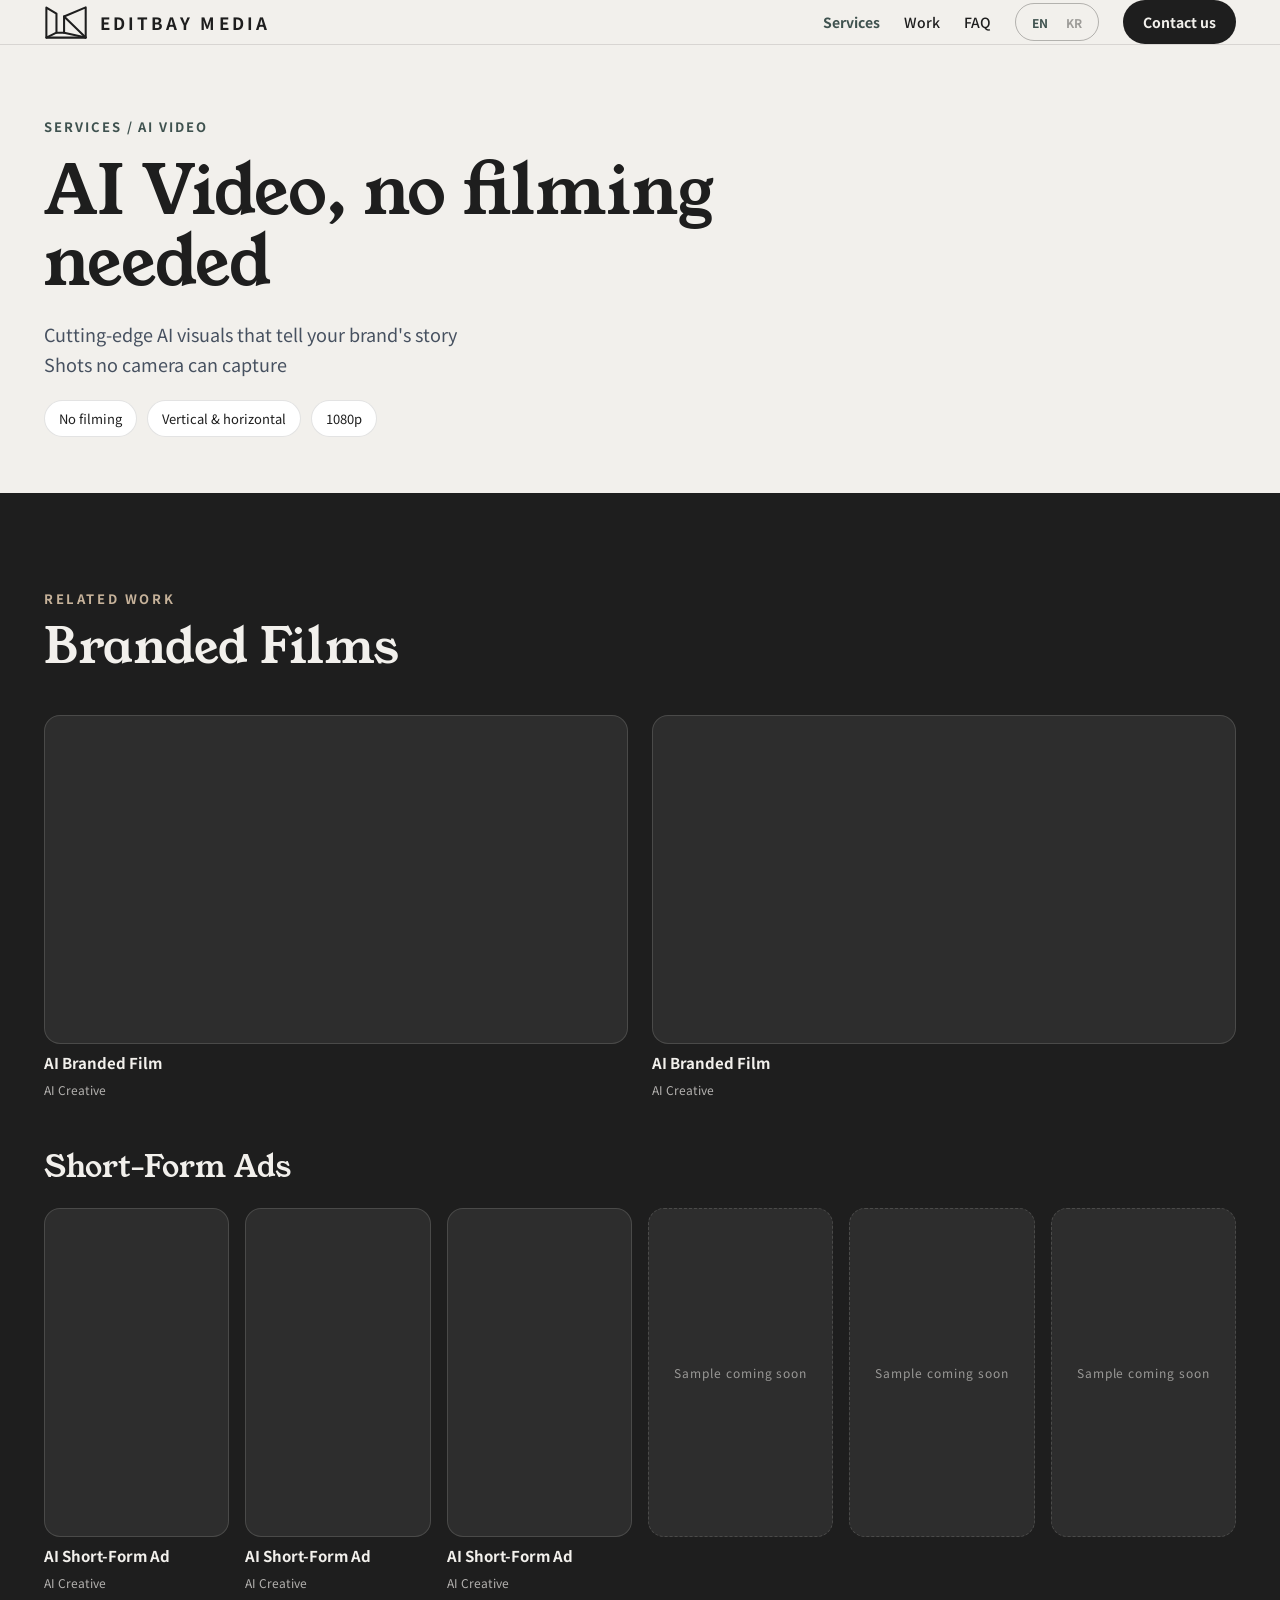
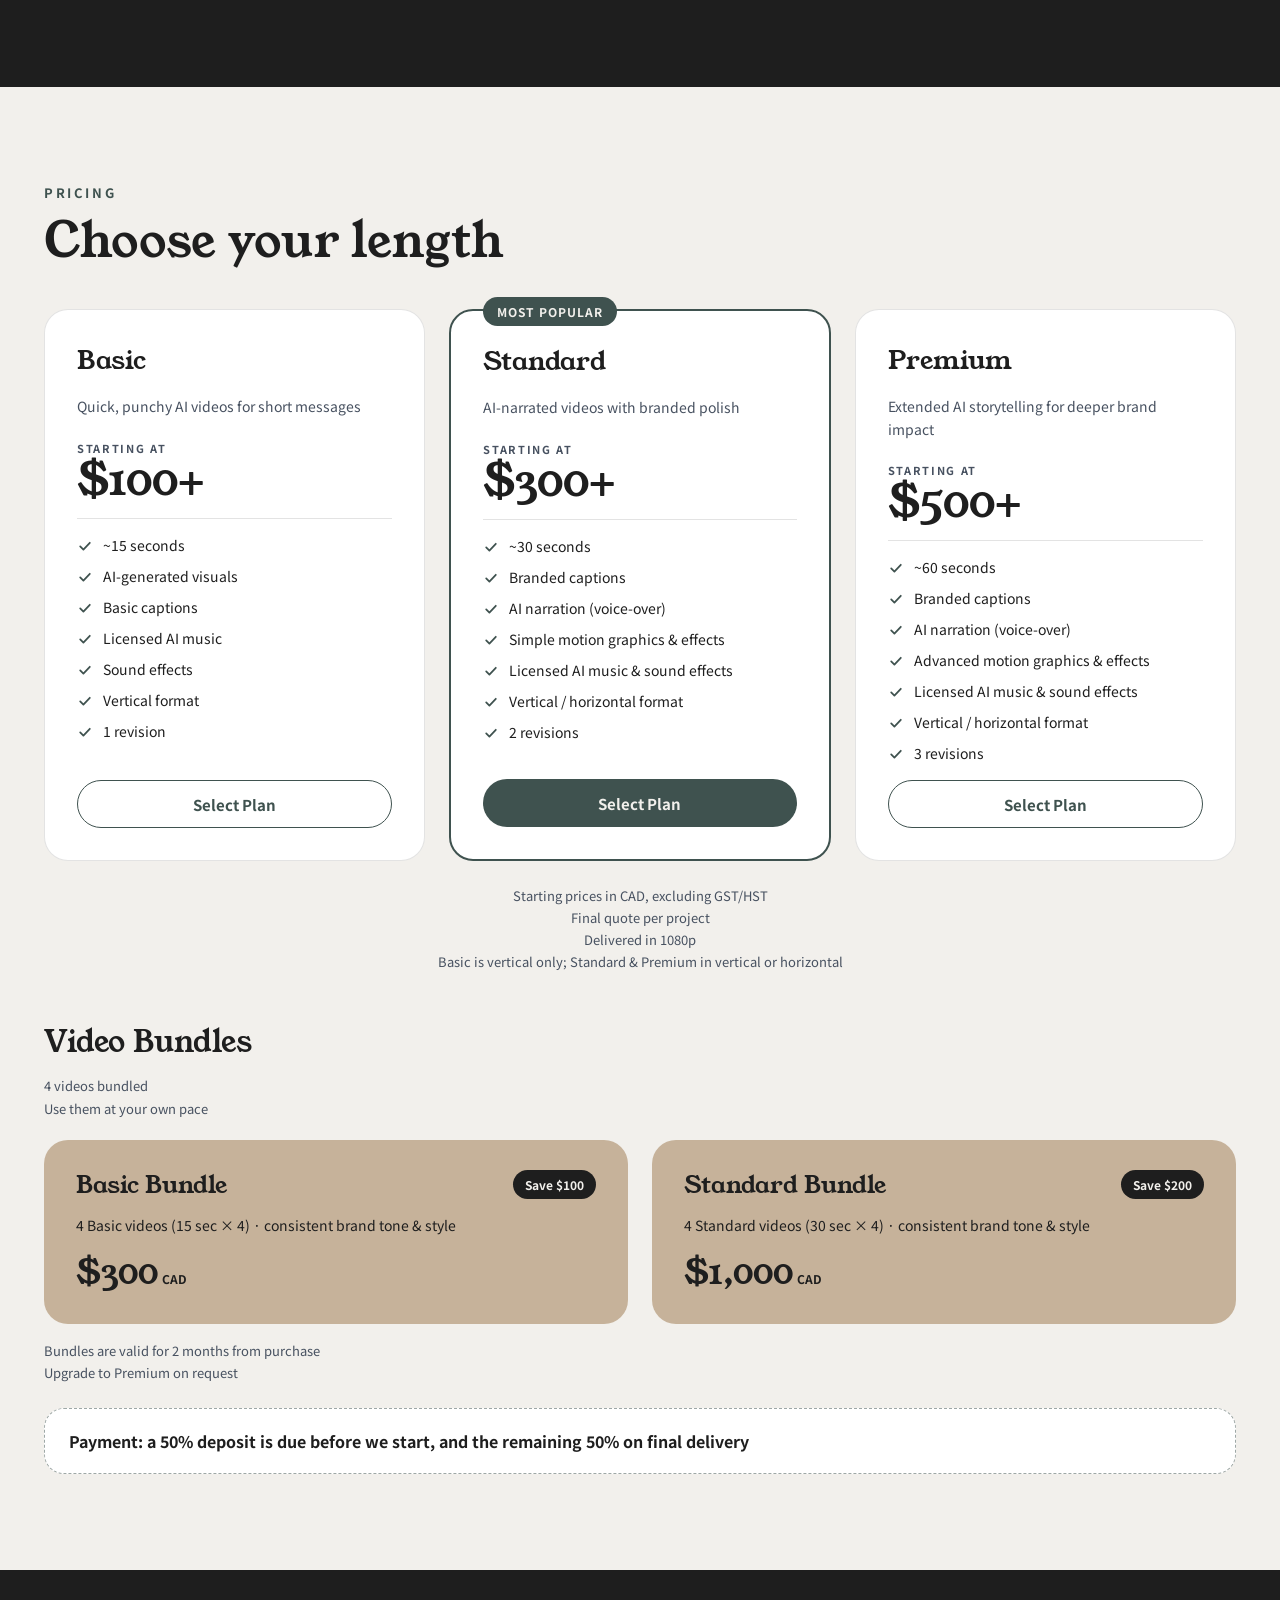
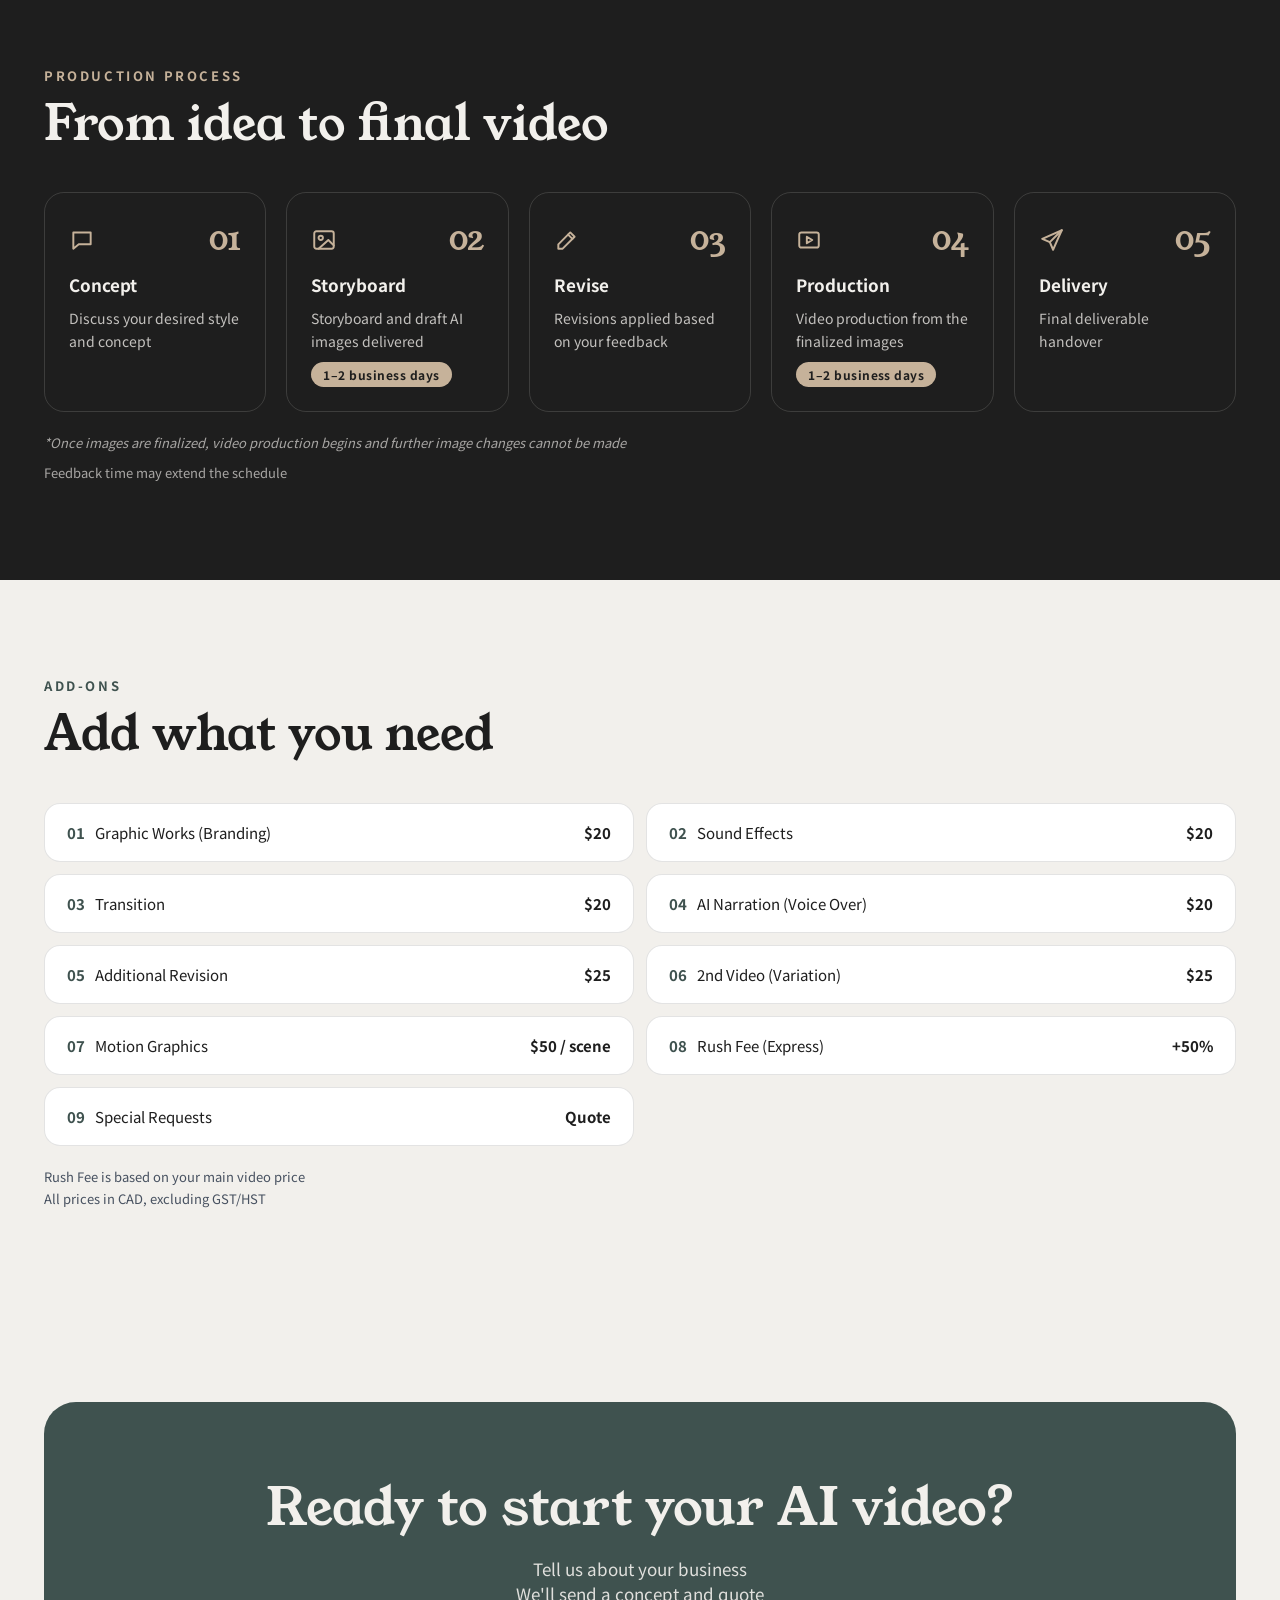
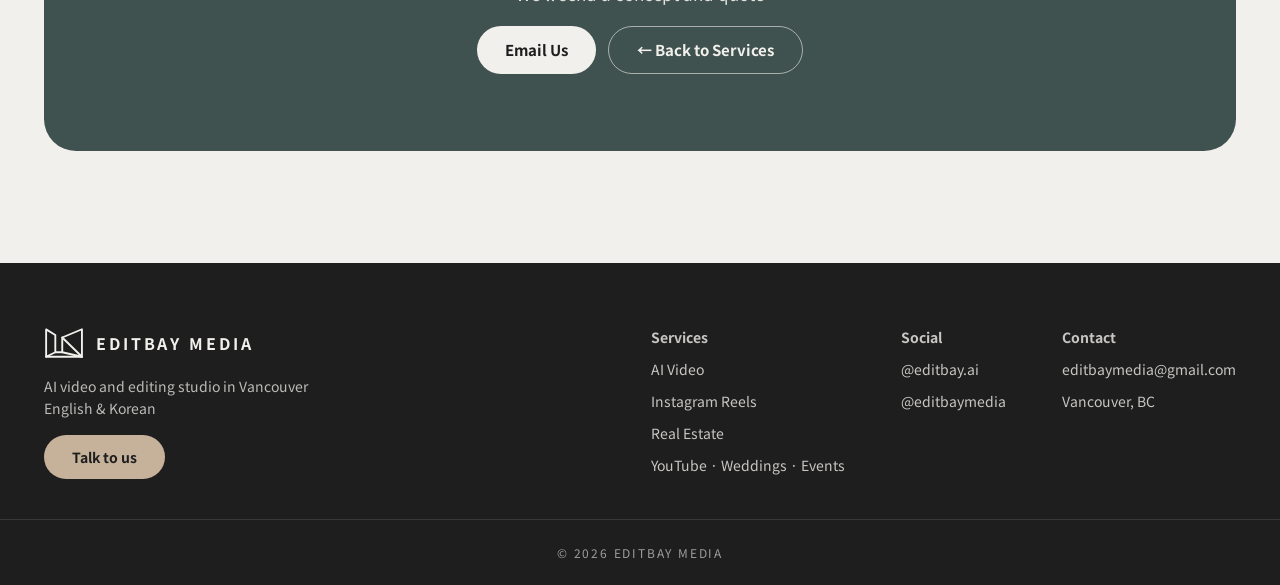
<file: ai-video.html>
<!DOCTYPE html>
<html lang="en" class="en-mode">
<head>
<meta charset="UTF-8">
<meta name="viewport" content="width=device-width, initial-scale=1.0">
<title>AI Video | EditBay Media</title>
<meta name="description" content="AI-generated video ads with no filming — for cafés, restaurants, brands and listings in Vancouver.">
<script>try{document.documentElement.className=(localStorage.getItem('editbay_lang')||'en')+'-mode'}catch(e){}</script>
<link rel="preconnect" href="https://fonts.googleapis.com">
<link rel="preconnect" href="https://fonts.gstatic.com" crossorigin>
<link rel="stylesheet" href="https://fonts.googleapis.com/css2?family=Young+Serif&family=Noto+Sans+KR:wght@400;500;700&display=swap">
<link rel="icon" href="favicon.ico" sizes="any">
<link rel="icon" type="image/svg+xml" href="favicon.svg">
<link rel="icon" type="image/png" sizes="32x32" href="favicon-32.png">
<link rel="icon" type="image/png" sizes="16x16" href="favicon-16.png">
<link rel="apple-touch-icon" href="apple-touch-icon.png">
<link rel="stylesheet" href="style.css">
</head>
<body>
<header>
  <nav class="wrap">
    <a href="/" class="logo" aria-label="EditBay Media home"><svg width="44" height="35" viewBox="180 245 640 510" fill="none" stroke="#1E1E1E" stroke-width="30" stroke-linejoin="round" stroke-linecap="round" aria-hidden="true"><polygon points="214,282 361,372 361,648 214,720"/><polygon points="472,412 787,280 787,720 472,648"/><line x1="472" y1="412" x2="787" y2="720"/><line x1="361" y1="648" x2="472" y2="648"/><line x1="214" y1="720" x2="787" y2="720"/></svg><span>EDITBAY MEDIA</span></a>
    <div class="nav-right">
      <div class="nav-links">
        <a href="/services" class="current"><span class="en-content">Services</span><span class="ko-content">서비스</span></a>
        <a href="/#work"><span class="en-content">Work</span><span class="ko-content">작업물</span></a>
        <a href="/#faq"><span class="en-content">FAQ</span><span class="ko-content">자주 묻는 질문</span></a>
      </div>
      <div class="lang">
        <button type="button" id="btn-en" class="active" onclick="changeLang('en')">EN</button>
        <button type="button" id="btn-ko" onclick="changeLang('ko')">KR</button>
      </div>
      <a href="/contact" class="btn btn-ink" style="min-height:44px;padding:0 20px;font-size:14px"><span class="en-content">Contact us</span><span class="ko-content">문의하기</span></a>
    </div>
  </nav>
</header>
<section class="wrap page-hero">
  <a href="/services" class="crumb"><span class="en-content">Services / AI Video</span><span class="ko-content">서비스 / AI 영상</span></a>
  <h1><span class="en-content">AI Video, no filming needed</span><span class="ko-content">촬영 없이 만드는 AI 영상</span></h1>
  <p><span class="en-content">Cutting-edge AI visuals that tell your brand's story<br>Shots no camera can capture</span><span class="ko-content">카메라로는 담을 수 없는 장면으로 브랜드 이야기를 전하는 AI 영상</span></p>
  <div class="chips"><span><span class="en-content">No filming</span><span class="ko-content">촬영 없음</span></span><span><span class="en-content">Vertical &amp; horizontal</span><span class="ko-content">세로 · 가로</span></span><span><span class="en-content">1080p</span><span class="ko-content">1080p</span></span></div>
</section>

<section class="dark on-dark">
  <div class="wrap">
    <div class="sec-left"><span class="eyebrow"><span class="en-content">Related work</span><span class="ko-content">관련 작업물</span></span><h2 class="h2"><span class="en-content">Branded Films</span><span class="ko-content">브랜디드 필름</span></h2></div>
    <div class="vgrid-h"><div class="vitem"><div class="f16"><iframe src="https://player.vimeo.com/video/1236483646?title=0&byline=0&portrait=0&badge=0&dnt=1" title="AI Branded Film" loading="lazy" allow="autoplay; fullscreen; picture-in-picture" allowfullscreen></iframe></div><strong>AI Branded Film</strong><small><span class="en-content">AI Creative</span><span class="ko-content">AI 크리에이티브</span></small></div><div class="vitem"><div class="f16"><iframe src="https://player.vimeo.com/video/1236483647?title=0&byline=0&portrait=0&badge=0&dnt=1" title="AI Branded Film" loading="lazy" allow="autoplay; fullscreen; picture-in-picture" allowfullscreen></iframe></div><strong>AI Branded Film</strong><small><span class="en-content">AI Creative</span><span class="ko-content">AI 크리에이티브</span></small></div></div>
    <h3 class="sub-h"><span class="en-content">Short-Form Ads</span><span class="ko-content">숏폼 광고</span></h3>
    <div class="vgrid-v cols-6"><div class="vitem"><div class="f9"><iframe src="https://player.vimeo.com/video/1236483757?title=0&byline=0&portrait=0&badge=0&dnt=1" title="AI Short-Form Ad" loading="lazy" allow="autoplay; fullscreen; picture-in-picture" allowfullscreen></iframe></div><strong>AI Short-Form Ad</strong><small><span class="en-content">AI Creative</span><span class="ko-content">AI 크리에이티브</span></small></div><div class="vitem"><div class="f9"><iframe src="https://player.vimeo.com/video/1236483756?title=0&byline=0&portrait=0&badge=0&dnt=1" title="AI Short-Form Ad" loading="lazy" allow="autoplay; fullscreen; picture-in-picture" allowfullscreen></iframe></div><strong>AI Short-Form Ad</strong><small><span class="en-content">AI Creative</span><span class="ko-content">AI 크리에이티브</span></small></div><div class="vitem"><div class="f9"><iframe src="https://player.vimeo.com/video/1236483755?title=0&byline=0&portrait=0&badge=0&dnt=1" title="AI Short-Form Ad" loading="lazy" allow="autoplay; fullscreen; picture-in-picture" allowfullscreen></iframe></div><strong>AI Short-Form Ad</strong><small><span class="en-content">AI Creative</span><span class="ko-content">AI 크리에이티브</span></small></div><div class="vitem"><!-- 영상이 생기면 아래 div를 iframe으로 바꾸세요 --><div class="f9 empty"><span class="en-content">Sample coming soon</span><span class="ko-content">예시 영상 준비 중</span></div><strong>&nbsp;</strong></div><div class="vitem"><!-- 영상이 생기면 아래 div를 iframe으로 바꾸세요 --><div class="f9 empty"><span class="en-content">Sample coming soon</span><span class="ko-content">예시 영상 준비 중</span></div><strong>&nbsp;</strong></div><div class="vitem"><!-- 영상이 생기면 아래 div를 iframe으로 바꾸세요 --><div class="f9 empty"><span class="en-content">Sample coming soon</span><span class="ko-content">예시 영상 준비 중</span></div><strong>&nbsp;</strong></div></div>
  </div>
</section>
<section class="wrap sec">
  <div class="sec-left"><span class="eyebrow"><span class="en-content">Pricing</span><span class="ko-content">가격</span></span><h2 class="h2"><span class="en-content">Choose your length</span><span class="ko-content">길이를 선택하세요</span></h2></div>
  <div class="plans">
    <div class="plan">
      <h3><span class="en-content">Basic</span><span class="ko-content">베이직</span></h3>
      <p class="pdesc"><span class="en-content">Quick, punchy AI videos for short messages</span><span class="ko-content">짧은 메시지 전달에 적합한 간결한 AI 영상</span></p>
      <div><span class="plabel"><span class="en-content">Starting at</span><span class="ko-content">시작가</span></span><div class="amount">$100+</div></div>
      <ul><li><svg width="16" height="16" viewBox="0 0 20 20" fill="none" stroke="#3F524F" stroke-width="2.2" stroke-linecap="round" stroke-linejoin="round" aria-hidden="true"><path d="M4 10.5L8 14.5L16 6"/></svg><span><span class="en-content">~15 seconds</span><span class="ko-content">15초 내외</span></span></li><li><svg width="16" height="16" viewBox="0 0 20 20" fill="none" stroke="#3F524F" stroke-width="2.2" stroke-linecap="round" stroke-linejoin="round" aria-hidden="true"><path d="M4 10.5L8 14.5L16 6"/></svg><span><span class="en-content">AI-generated visuals</span><span class="ko-content">AI 생성 비주얼</span></span></li><li><svg width="16" height="16" viewBox="0 0 20 20" fill="none" stroke="#3F524F" stroke-width="2.2" stroke-linecap="round" stroke-linejoin="round" aria-hidden="true"><path d="M4 10.5L8 14.5L16 6"/></svg><span><span class="en-content">Basic captions</span><span class="ko-content">기본 자막</span></span></li><li><svg width="16" height="16" viewBox="0 0 20 20" fill="none" stroke="#3F524F" stroke-width="2.2" stroke-linecap="round" stroke-linejoin="round" aria-hidden="true"><path d="M4 10.5L8 14.5L16 6"/></svg><span><span class="en-content">Licensed AI music</span><span class="ko-content">라이선스 AI 음악</span></span></li><li><svg width="16" height="16" viewBox="0 0 20 20" fill="none" stroke="#3F524F" stroke-width="2.2" stroke-linecap="round" stroke-linejoin="round" aria-hidden="true"><path d="M4 10.5L8 14.5L16 6"/></svg><span><span class="en-content">Sound effects</span><span class="ko-content">효과음</span></span></li><li><svg width="16" height="16" viewBox="0 0 20 20" fill="none" stroke="#3F524F" stroke-width="2.2" stroke-linecap="round" stroke-linejoin="round" aria-hidden="true"><path d="M4 10.5L8 14.5L16 6"/></svg><span><span class="en-content">Vertical format</span><span class="ko-content">세로형 포맷</span></span></li><li><svg width="16" height="16" viewBox="0 0 20 20" fill="none" stroke="#3F524F" stroke-width="2.2" stroke-linecap="round" stroke-linejoin="round" aria-hidden="true"><path d="M4 10.5L8 14.5L16 6"/></svg><span><span class="en-content">1 revision</span><span class="ko-content">수정 1회</span></span></li></ul>
      <a href="/contact" class="btn btn-outline"><span class="en-content">Select Plan</span><span class="ko-content">선택하기</span></a>
    </div>
    <div class="plan pop"><span class="pop-badge"><span class="en-content">MOST POPULAR</span><span class="ko-content">가장 인기</span></span>
      <h3><span class="en-content">Standard</span><span class="ko-content">스탠다드</span></h3>
      <p class="pdesc"><span class="en-content">AI-narrated videos with branded polish</span><span class="ko-content">AI 나레이션과 브랜드 맞춤 효과가 들어간 영상</span></p>
      <div><span class="plabel"><span class="en-content">Starting at</span><span class="ko-content">시작가</span></span><div class="amount">$300+</div></div>
      <ul><li><svg width="16" height="16" viewBox="0 0 20 20" fill="none" stroke="#3F524F" stroke-width="2.2" stroke-linecap="round" stroke-linejoin="round" aria-hidden="true"><path d="M4 10.5L8 14.5L16 6"/></svg><span><span class="en-content">~30 seconds</span><span class="ko-content">30초 내외</span></span></li><li><svg width="16" height="16" viewBox="0 0 20 20" fill="none" stroke="#3F524F" stroke-width="2.2" stroke-linecap="round" stroke-linejoin="round" aria-hidden="true"><path d="M4 10.5L8 14.5L16 6"/></svg><span><span class="en-content">Branded captions</span><span class="ko-content">브랜드 맞춤 자막</span></span></li><li><svg width="16" height="16" viewBox="0 0 20 20" fill="none" stroke="#3F524F" stroke-width="2.2" stroke-linecap="round" stroke-linejoin="round" aria-hidden="true"><path d="M4 10.5L8 14.5L16 6"/></svg><span><span class="en-content">AI narration (voice-over)</span><span class="ko-content">AI 나레이션 (보이스오버)</span></span></li><li><svg width="16" height="16" viewBox="0 0 20 20" fill="none" stroke="#3F524F" stroke-width="2.2" stroke-linecap="round" stroke-linejoin="round" aria-hidden="true"><path d="M4 10.5L8 14.5L16 6"/></svg><span><span class="en-content">Simple motion graphics &amp; effects</span><span class="ko-content">심플 모션 그래픽 · 효과</span></span></li><li><svg width="16" height="16" viewBox="0 0 20 20" fill="none" stroke="#3F524F" stroke-width="2.2" stroke-linecap="round" stroke-linejoin="round" aria-hidden="true"><path d="M4 10.5L8 14.5L16 6"/></svg><span><span class="en-content">Licensed AI music &amp; sound effects</span><span class="ko-content">라이선스 AI 음악 · 효과음</span></span></li><li><svg width="16" height="16" viewBox="0 0 20 20" fill="none" stroke="#3F524F" stroke-width="2.2" stroke-linecap="round" stroke-linejoin="round" aria-hidden="true"><path d="M4 10.5L8 14.5L16 6"/></svg><span><span class="en-content">Vertical / horizontal format</span><span class="ko-content">세로 / 가로 포맷</span></span></li><li><svg width="16" height="16" viewBox="0 0 20 20" fill="none" stroke="#3F524F" stroke-width="2.2" stroke-linecap="round" stroke-linejoin="round" aria-hidden="true"><path d="M4 10.5L8 14.5L16 6"/></svg><span><span class="en-content">2 revisions</span><span class="ko-content">수정 2회</span></span></li></ul>
      <a href="/contact" class="btn btn-teal"><span class="en-content">Select Plan</span><span class="ko-content">선택하기</span></a>
    </div>
    <div class="plan">
      <h3><span class="en-content">Premium</span><span class="ko-content">프리미엄</span></h3>
      <p class="pdesc"><span class="en-content">Extended AI storytelling for deeper brand impact</span><span class="ko-content">더 깊은 브랜드 임팩트를 위한 확장형 AI 스토리텔링</span></p>
      <div><span class="plabel"><span class="en-content">Starting at</span><span class="ko-content">시작가</span></span><div class="amount">$500+</div></div>
      <ul><li><svg width="16" height="16" viewBox="0 0 20 20" fill="none" stroke="#3F524F" stroke-width="2.2" stroke-linecap="round" stroke-linejoin="round" aria-hidden="true"><path d="M4 10.5L8 14.5L16 6"/></svg><span><span class="en-content">~60 seconds</span><span class="ko-content">1분 내외</span></span></li><li><svg width="16" height="16" viewBox="0 0 20 20" fill="none" stroke="#3F524F" stroke-width="2.2" stroke-linecap="round" stroke-linejoin="round" aria-hidden="true"><path d="M4 10.5L8 14.5L16 6"/></svg><span><span class="en-content">Branded captions</span><span class="ko-content">브랜드 맞춤 자막</span></span></li><li><svg width="16" height="16" viewBox="0 0 20 20" fill="none" stroke="#3F524F" stroke-width="2.2" stroke-linecap="round" stroke-linejoin="round" aria-hidden="true"><path d="M4 10.5L8 14.5L16 6"/></svg><span><span class="en-content">AI narration (voice-over)</span><span class="ko-content">AI 나레이션 (보이스오버)</span></span></li><li><svg width="16" height="16" viewBox="0 0 20 20" fill="none" stroke="#3F524F" stroke-width="2.2" stroke-linecap="round" stroke-linejoin="round" aria-hidden="true"><path d="M4 10.5L8 14.5L16 6"/></svg><span><span class="en-content">Advanced motion graphics &amp; effects</span><span class="ko-content">어드밴스드 모션 그래픽 · 효과</span></span></li><li><svg width="16" height="16" viewBox="0 0 20 20" fill="none" stroke="#3F524F" stroke-width="2.2" stroke-linecap="round" stroke-linejoin="round" aria-hidden="true"><path d="M4 10.5L8 14.5L16 6"/></svg><span><span class="en-content">Licensed AI music &amp; sound effects</span><span class="ko-content">라이선스 AI 음악 · 효과음</span></span></li><li><svg width="16" height="16" viewBox="0 0 20 20" fill="none" stroke="#3F524F" stroke-width="2.2" stroke-linecap="round" stroke-linejoin="round" aria-hidden="true"><path d="M4 10.5L8 14.5L16 6"/></svg><span><span class="en-content">Vertical / horizontal format</span><span class="ko-content">세로 / 가로 포맷</span></span></li><li><svg width="16" height="16" viewBox="0 0 20 20" fill="none" stroke="#3F524F" stroke-width="2.2" stroke-linecap="round" stroke-linejoin="round" aria-hidden="true"><path d="M4 10.5L8 14.5L16 6"/></svg><span><span class="en-content">3 revisions</span><span class="ko-content">수정 3회</span></span></li></ul>
      <a href="/contact" class="btn btn-outline"><span class="en-content">Select Plan</span><span class="ko-content">선택하기</span></a>
    </div>
  </div>
  <p class="note" style="margin-top:24px;text-align:center"><span class="en-content">Starting prices in CAD, excluding GST/HST<br>Final quote per project<br>Delivered in 1080p<br>Basic is vertical only; Standard &amp; Premium in vertical or horizontal</span><span class="ko-content">모든 금액은 CAD 시작가 기준이며 GST/HST 별도입니다<br>최종 견적은 프로젝트별로 안내돼요<br>1080p로 제공되며, 베이직은 세로형 전용, 스탠다드·프리미엄은 세로/가로 모두 가능해요</span></p>
  <h3 class="sub-h"><span class="en-content">Video Bundles</span><span class="ko-content">비디오 번들</span></h3>
  <p class="note" style="margin:-8px 0 20px"><span class="en-content">4 videos bundled<br>Use them at your own pace</span><span class="ko-content">영상 4개를 묶음으로<br>원하는 시점에 나눠 사용하세요</span></p>
  <div class="bundles">
    <div class="bundle"><div class="bundle-top"><strong><span class="en-content">Basic Bundle</span><span class="ko-content">베이직 번들</span></strong><b><span class="en-content">Save $100</span><span class="ko-content">$100 할인</span></b></div><p><span class="en-content">4 Basic videos (15 sec × 4) · consistent brand tone &amp; style</span><span class="ko-content">베이직 영상 4개 (15초 × 4) · 일관된 브랜드 톤과 스타일</span></p><span class="bprice">$300<small>CAD</small></span></div>
    <div class="bundle"><div class="bundle-top"><strong><span class="en-content">Standard Bundle</span><span class="ko-content">스탠다드 번들</span></strong><b><span class="en-content">Save $200</span><span class="ko-content">$200 할인</span></b></div><p><span class="en-content">4 Standard videos (30 sec × 4) · consistent brand tone &amp; style</span><span class="ko-content">스탠다드 영상 4개 (30초 × 4) · 일관된 브랜드 톤과 스타일</span></p><span class="bprice">$1,000<small>CAD</small></span></div>
  </div>
  <p class="note" style="margin-top:16px"><span class="en-content">Bundles are valid for 2 months from purchase<br>Upgrade to Premium on request</span><span class="ko-content">번들은 구매일로부터 2개월간 유효하며, 요청 시 프리미엄으로 업그레이드할 수 있어요</span></p>
  <div class="callout"><strong><span class="en-content">Payment: a 50% deposit is due before we start, and the remaining 50% on final delivery</span><span class="ko-content">결제: 작업 시작 전 50% 디파짓을 먼저 받고, 나머지 50%는 최종 결과물 전달 시 결제해요</span></strong></div>
</section>
<section class="dark on-dark">
  <div class="wrap">
    <div class="sec-left"><span class="eyebrow"><span class="en-content">Production process</span><span class="ko-content">제작 과정</span></span><h2 class="h2"><span class="en-content">From idea to final video</span><span class="ko-content">아이디어에서 완성까지</span></h2></div>
    <div class="steps"><div class="step"><div class="step-top"><svg width="26" height="26" viewBox="0 0 24 24" fill="none" stroke="currentColor" stroke-width="1.8" stroke-linecap="round" stroke-linejoin="round" aria-hidden="true"><path d="M4 5h16v11H9l-5 4z"/></svg><em>01</em></div><strong><span class="en-content">Concept</span><span class="ko-content">컨셉 논의</span></strong><span><span class="en-content">Discuss your desired style and concept</span><span class="ko-content">원하시는 스타일과 콘셉트를 함께 정해요</span></span></div><div class="step"><div class="step-top"><svg width="26" height="26" viewBox="0 0 24 24" fill="none" stroke="currentColor" stroke-width="1.8" stroke-linecap="round" stroke-linejoin="round" aria-hidden="true"><rect x="3" y="4" width="18" height="16" rx="2"/><circle cx="9" cy="10" r="2"/><path d="M21 17l-5-5-9 8"/></svg><em>02</em></div><strong><span class="en-content">Storyboard</span><span class="ko-content">스토리보드</span></strong><span><span class="en-content">Storyboard and draft AI images delivered</span><span class="ko-content">스토리보드와 AI 이미지 초안을 보내드려요</span></span><b class="days"><span class="en-content">1–2 business days</span><span class="ko-content">영업일 1~2일</span></b></div><div class="step"><div class="step-top"><svg width="26" height="26" viewBox="0 0 24 24" fill="none" stroke="currentColor" stroke-width="1.8" stroke-linecap="round" stroke-linejoin="round" aria-hidden="true"><path d="M4 20h4L19 9l-4-4L4 16z"/><path d="M13 7l4 4"/></svg><em>03</em></div><strong><span class="en-content">Revise</span><span class="ko-content">수정</span></strong><span><span class="en-content">Revisions applied based on your feedback</span><span class="ko-content">피드백을 반영해 수정해요</span></span></div><div class="step"><div class="step-top"><svg width="26" height="26" viewBox="0 0 24 24" fill="none" stroke="currentColor" stroke-width="1.8" stroke-linecap="round" stroke-linejoin="round" aria-hidden="true"><rect x="3" y="5" width="18" height="14" rx="2"/><path d="M10 9l5 3-5 3z"/></svg><em>04</em></div><strong><span class="en-content">Production</span><span class="ko-content">영상 제작</span></strong><span><span class="en-content">Video production from the finalized images</span><span class="ko-content">확정된 이미지로 영상을 만들어요</span></span><b class="days"><span class="en-content">1–2 business days</span><span class="ko-content">영업일 1~2일</span></b></div><div class="step"><div class="step-top"><svg width="26" height="26" viewBox="0 0 24 24" fill="none" stroke="currentColor" stroke-width="1.8" stroke-linecap="round" stroke-linejoin="round" aria-hidden="true"><path d="M21 3L3 11l7 3 3 7z"/><path d="M10 14l11-11"/></svg><em>05</em></div><strong><span class="en-content">Delivery</span><span class="ko-content">납품</span></strong><span><span class="en-content">Final deliverable handover</span><span class="ko-content">최종 결과물을 전달해요</span></span></div></div>
    <p class="note" style="margin-top:20px;font-style:italic"><span class="en-content">*Once images are finalized, video production begins and further image changes cannot be made</span><span class="ko-content">*이미지 확정 후에는 영상 작업이 시작되며, 이후 이미지 변경은 어려워요</span></p>
    <p class="note" style="margin-top:8px"><span class="en-content">Feedback time may extend the schedule</span><span class="ko-content">피드백 일정에 따라 기간이 달라질 수 있어요</span></p>
  </div>
</section>
<section class="wrap sec">
  <div class="sec-left"><span class="eyebrow"><span class="en-content">Add-ons</span><span class="ko-content">추가 옵션</span></span><h2 class="h2"><span class="en-content">Add what you need</span><span class="ko-content">필요한 것만 더하세요</span></h2></div>
  <div class="addons"><div class="addon"><span><em>01</em><span class="en-content">Graphic Works (Branding)</span><span class="ko-content">그래픽 작업 (브랜딩)</span></span><b>$20</b></div><div class="addon"><span><em>02</em><span class="en-content">Sound Effects</span><span class="ko-content">효과음</span></span><b>$20</b></div><div class="addon"><span><em>03</em><span class="en-content">Transition</span><span class="ko-content">트랜지션</span></span><b>$20</b></div><div class="addon"><span><em>04</em><span class="en-content">AI Narration (Voice Over)</span><span class="ko-content">AI 나레이션 (보이스오버)</span></span><b>$20</b></div><div class="addon"><span><em>05</em><span class="en-content">Additional Revision</span><span class="ko-content">추가 수정</span></span><b>$25</b></div><div class="addon"><span><em>06</em><span class="en-content">2nd Video (Variation)</span><span class="ko-content">두 번째 영상 (베리에이션)</span></span><b>$25</b></div><div class="addon"><span><em>07</em><span class="en-content">Motion Graphics</span><span class="ko-content">모션 그래픽</span></span><b>$50 / scene</b></div><div class="addon"><span><em>08</em><span class="en-content">Rush Fee (Express)</span><span class="ko-content">긴급 작업비</span></span><b>+50%</b></div><div class="addon"><span><em>09</em><span class="en-content">Special Requests</span><span class="ko-content">기타 특별 요청</span></span><b>Quote</b></div></div>
  <p class="note" style="margin-top:20px"><span class="en-content">Rush Fee is based on your main video price<br>All prices in CAD, excluding GST/HST</span><span class="ko-content">긴급 작업비는 메인 영상 가격 기준이에요<br>모든 금액은 CAD 기준, GST/HST 별도입니다</span></p>
</section>
<section class="wrap" style="padding-top:96px">
  <div class="cta-simple">
    <h2><span class="en-content">Ready to start your AI video?</span><span class="ko-content">AI 영상, 시작해 볼까요?</span></h2>
    <p><span class="en-content">Tell us about your business<br>We'll send a concept and quote</span><span class="ko-content">비즈니스를 알려주시면 컨셉과 견적을 보내드릴게요</span></p>
    <div class="hero-btns">
      <a href="mailto:editbaymedia@gmail.com" class="btn btn-sand"><span class="en-content">Email Us</span><span class="ko-content">이메일 보내기</span></a>
      <a href="/services" class="btn btn-line-light"><span class="en-content">← Back to Services</span><span class="ko-content">← 서비스로 돌아가기</span></a>
    </div>
  </div>
</section>
<footer>
  <div class="wrap foot">
    <div class="foot-brand">
      <div class="logo"><svg width="40" height="32" viewBox="180 245 640 510" fill="none" stroke="#F2F0EC" stroke-width="30" stroke-linejoin="round" stroke-linecap="round" aria-hidden="true"><polygon points="214,282 361,372 361,648 214,720"/><polygon points="472,412 787,280 787,720 472,648"/><line x1="472" y1="412" x2="787" y2="720"/><line x1="361" y1="648" x2="472" y2="648"/><line x1="214" y1="720" x2="787" y2="720"/></svg><span style="font-size:16px">EDITBAY MEDIA</span></div>
      <p><span class="en-content">AI video and editing studio in Vancouver<br>English &amp; Korean</span><span class="ko-content">밴쿠버의 AI 영상·편집 스튜디오<br>한국어·영어 상담</span></p>
      <a href="mailto:editbaymedia@gmail.com" class="btn" style="align-self:flex-start;background:var(--tan);color:var(--ink);min-height:44px;font-size:14px"><span class="en-content">Talk to us</span><span class="ko-content">이메일 보내기</span></a>
    </div>
    <div class="foot-cols">
      <div class="foot-col">
        <b><span class="en-content">Services</span><span class="ko-content">서비스</span></b>
        <a href="/ai-video"><span class="en-content">AI Video</span><span class="ko-content">AI 영상</span></a>
        <a href="/instagramreels"><span class="en-content">Instagram Reels</span><span class="ko-content">인스타그램 릴스</span></a>
        <a href="/real-estate"><span class="en-content">Real Estate</span><span class="ko-content">부동산</span></a>
        <a href="/custom"><span class="en-content">YouTube · Weddings · Events</span><span class="ko-content">유튜브 · 웨딩 · 이벤트</span></a>
      </div>
      <div class="foot-col">
        <b><span class="en-content">Social</span><span class="ko-content">소셜</span></b>
        <a href="https://instagram.com/editbay.ai">@editbay.ai</a>
        <a href="https://instagram.com/editbaymedia">@editbaymedia</a>
      </div>
      <div class="foot-col">
        <b><span class="en-content">Contact</span><span class="ko-content">연락처</span></b>
        <a href="mailto:editbaymedia@gmail.com">editbaymedia@gmail.com</a>
        <span>Vancouver, BC</span>
      </div>
    </div>
  </div>
  <div class="copy">© 2026 EDITBAY MEDIA</div>
</footer>
<script src="lang.js"></script>
</body>
</html>
</file>
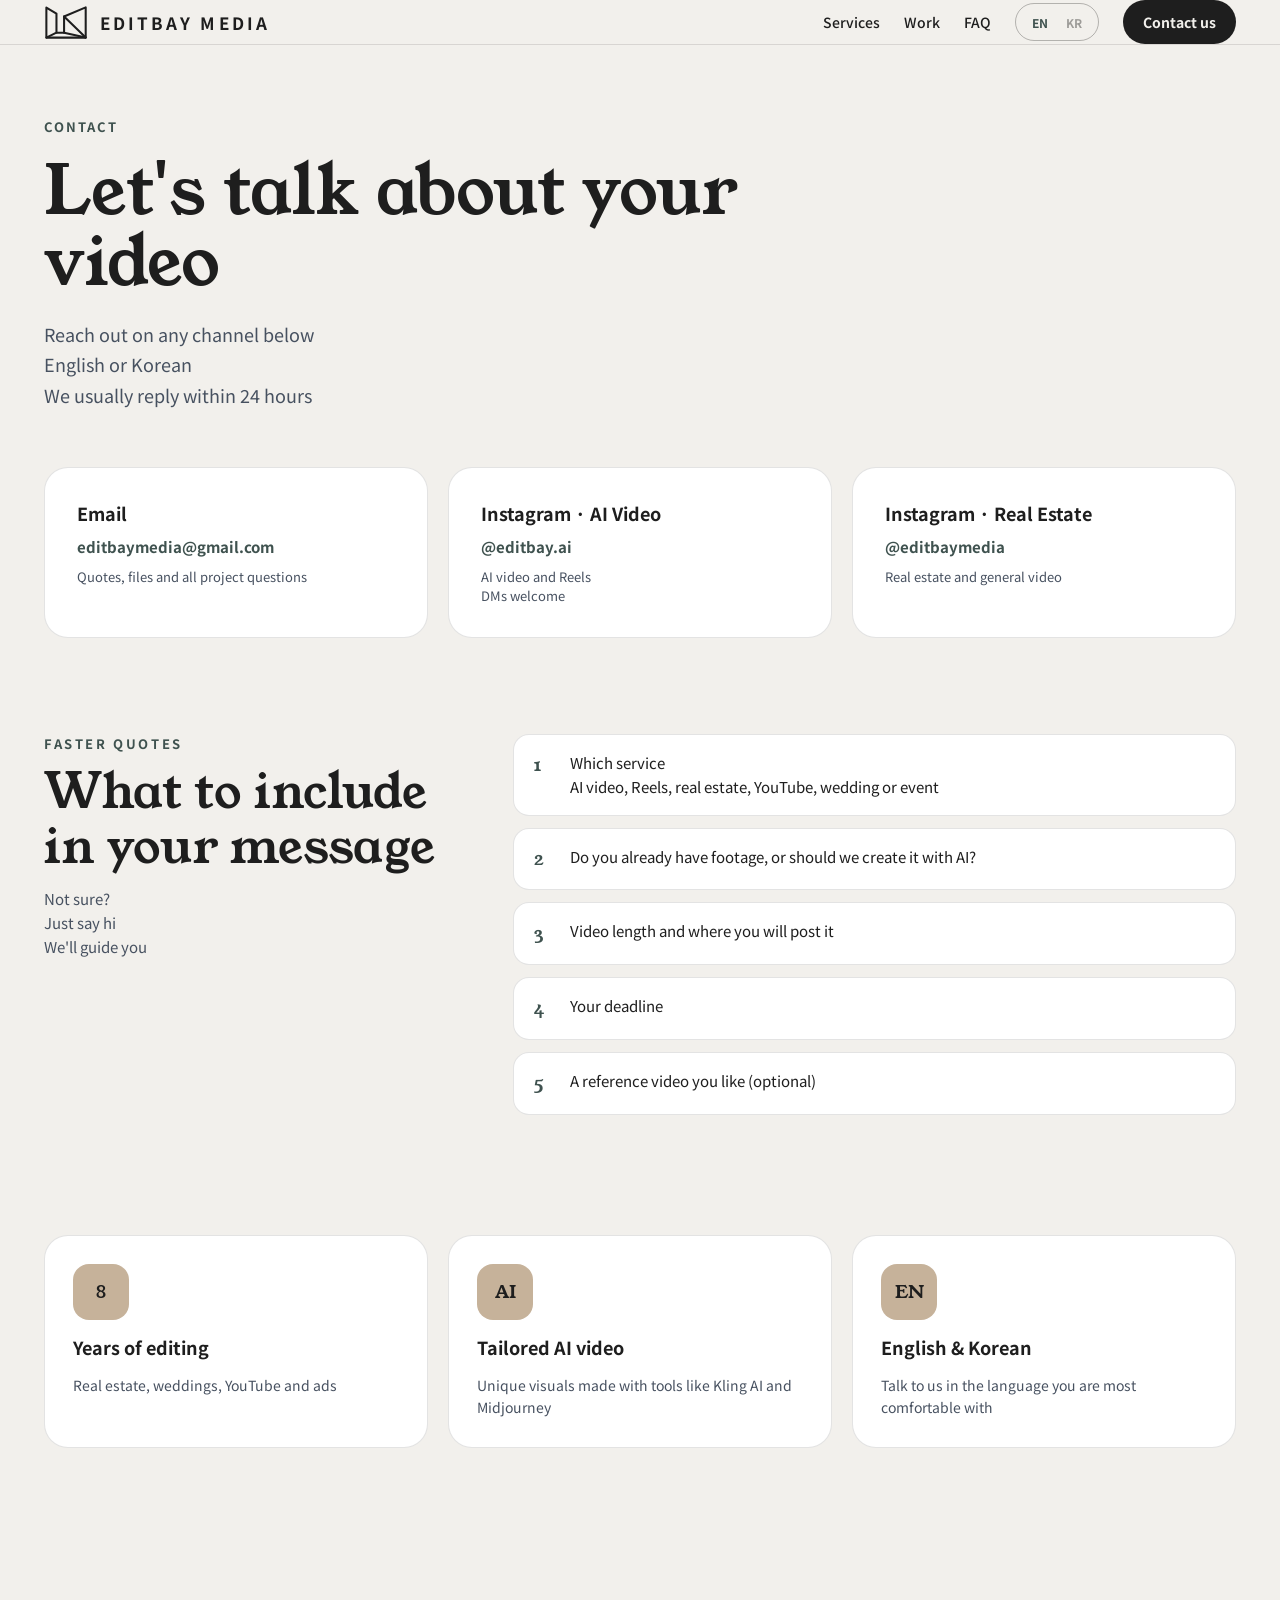
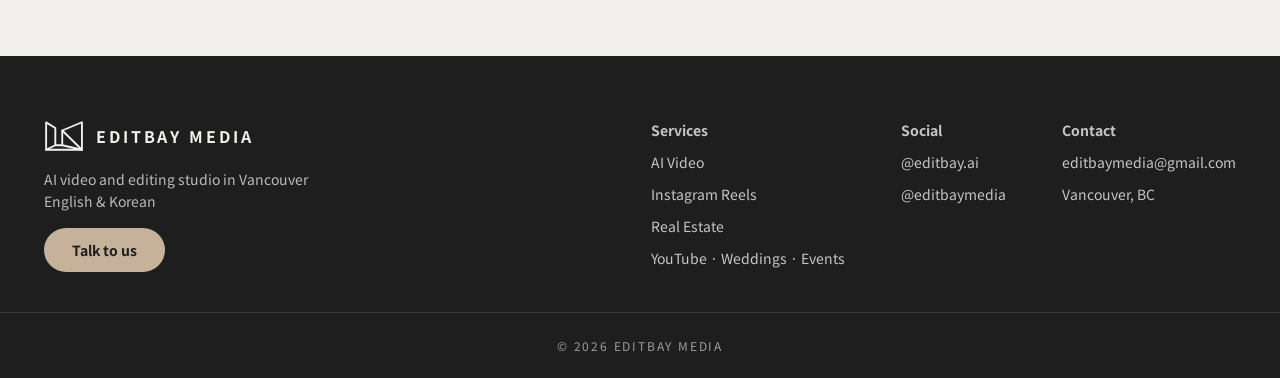
<file: contact.html>
<!DOCTYPE html>
<html lang="en" class="en-mode">
<head>
<meta charset="UTF-8">
<meta name="viewport" content="width=device-width, initial-scale=1.0">
<title>Contact | EditBay Media</title>
<meta name="description" content="Contact EditBay Media in Vancouver — email or Instagram, in English or Korean. Replies within 24 hours.">
<script>try{document.documentElement.className=(localStorage.getItem('editbay_lang')||'en')+'-mode'}catch(e){}</script>
<link rel="preconnect" href="https://fonts.googleapis.com">
<link rel="preconnect" href="https://fonts.gstatic.com" crossorigin>
<link rel="stylesheet" href="https://fonts.googleapis.com/css2?family=Young+Serif&family=Noto+Sans+KR:wght@400;500;700&display=swap">
<link rel="stylesheet" href="style.css">
</head>
<body>
<header>
  <nav class="wrap">
    <a href="/" class="logo" aria-label="EditBay Media home"><svg width="44" height="35" viewBox="180 245 640 510" fill="none" stroke="#1E1E1E" stroke-width="30" stroke-linejoin="round" stroke-linecap="round" aria-hidden="true"><polygon points="214,282 361,372 361,648 214,720"/><polygon points="472,412 787,280 787,720 472,648"/><line x1="472" y1="412" x2="787" y2="720"/><line x1="361" y1="648" x2="472" y2="648"/><line x1="214" y1="720" x2="787" y2="720"/></svg><span>EDITBAY MEDIA</span></a>
    <div class="nav-right">
      <div class="nav-links">
        <a href="/services"><span class="en-content">Services</span><span class="ko-content">서비스</span></a>
        <a href="/#work"><span class="en-content">Work</span><span class="ko-content">작업물</span></a>
        <a href="/#faq"><span class="en-content">FAQ</span><span class="ko-content">자주 묻는 질문</span></a>
      </div>
      <div class="lang">
        <button type="button" id="btn-en" class="active" onclick="changeLang('en')">EN</button>
        <button type="button" id="btn-ko" onclick="changeLang('ko')">KR</button>
      </div>
      <a href="/contact" class="btn btn-ink" style="min-height:44px;padding:0 20px;font-size:14px"><span class="en-content">Contact us</span><span class="ko-content">문의하기</span></a>
    </div>
  </nav>
</header>
<section class="wrap page-hero">
  <span class="crumb"><span class="en-content">Contact</span><span class="ko-content">문의하기</span></span>
  <h1><span class="en-content">Let's talk about your video</span><span class="ko-content">영상 이야기, 편하게 나눠요</span></h1>
  <p><span class="en-content">Reach out on any channel below<br>English or Korean<br>We usually reply within 24 hours</span><span class="ko-content">아래 채널 중 편한 곳으로 연락 주세요<br>한국어·영어 모두 가능하고, 보통 24시간 안에 답변드려요</span></p>
</section>
<section class="wrap" style="padding-bottom:96px">
  <div class="channels">
    <a href="mailto:editbaymedia@gmail.com" class="channel"><strong><span class="en-content">Email</span><span class="ko-content">이메일</span></strong><span class="val">editbaymedia@gmail.com</span><small><span class="en-content">Quotes, files and all project questions</span><span class="ko-content">견적, 파일, 모든 프로젝트 문의</span></small></a>
    <a href="https://instagram.com/editbay.ai" target="_blank" rel="noopener" class="channel"><strong><span class="en-content">Instagram · AI Video</span><span class="ko-content">인스타그램 · AI 영상</span></strong><span class="val">@editbay.ai</span><small><span class="en-content">AI video and Reels<br>DMs welcome</span><span class="ko-content">AI 영상 · 릴스<br>DM 환영</span></small></a>
    <a href="https://instagram.com/editbaymedia" target="_blank" rel="noopener" class="channel"><strong><span class="en-content">Instagram · Real Estate</span><span class="ko-content">인스타그램 · 부동산</span></strong><span class="val">@editbaymedia</span><small><span class="en-content">Real estate and general video</span><span class="ko-content">부동산 · 일반 영상</span></small></a>
  </div>
</section>
<section class="wrap" style="padding-bottom:24px">
  <div style="display:flex;flex-wrap:wrap;gap:48px">
    <div style="flex:1 1 320px;display:flex;flex-direction:column;gap:12px">
      <span class="eyebrow"><span class="en-content">Faster quotes</span><span class="ko-content">빠른 견적</span></span>
      <h2 class="h2"><span class="en-content">What to include in your message</span><span class="ko-content">메시지에 이것만 적어주세요</span></h2>
      <p class="muted" style="font-size:15px;line-height:1.6"><span class="en-content">Not sure?<br>Just say hi<br>We'll guide you</span><span class="ko-content">잘 모르겠어도 괜찮아요<br>인사만 남겨주시면 안내해 드릴게요</span></p>
    </div>
    <ul class="checklist" style="flex:2 1 520px">
      <li><em>1</em><span><span class="en-content">Which service<br>AI video, Reels, real estate, YouTube, wedding or event</span><span class="ko-content">어떤 서비스인지<br>AI 영상, 릴스, 부동산, 유튜브, 웨딩, 이벤트</span></span></li>
      <li><em>2</em><span><span class="en-content">Do you already have footage, or should we create it with AI?</span><span class="ko-content">찍어둔 영상이 있는지, 아니면 AI로 만들지</span></span></li>
      <li><em>3</em><span><span class="en-content">Video length and where you will post it</span><span class="ko-content">영상 길이와 올릴 곳 (인스타, 유튜브 등)</span></span></li>
      <li><em>4</em><span><span class="en-content">Your deadline</span><span class="ko-content">원하시는 완료 날짜</span></span></li>
      <li><em>5</em><span><span class="en-content">A reference video you like (optional)</span><span class="ko-content">참고하고 싶은 영상 링크 (선택)</span></span></li>
    </ul>
  </div>
</section>
<section class="wrap sec">
  <div class="why-grid">
    <div class="card"><span class="icon-box">8</span><h3><span class="en-content">Years of editing</span><span class="ko-content">8년차 편집 경력</span></h3><p><span class="en-content">Real estate, weddings, YouTube and ads</span><span class="ko-content">부동산, 웨딩, 유튜브, 광고까지</span></p></div>
    <div class="card"><span class="icon-box">AI</span><h3><span class="en-content">Tailored AI video</span><span class="ko-content">맞춤형 AI 영상</span></h3><p><span class="en-content">Unique visuals made with tools like Kling AI and Midjourney</span><span class="ko-content">Kling AI, Midjourney 등을 활용한 독창적인 비주얼</span></p></div>
    <div class="card"><span class="icon-box">EN</span><h3><span class="en-content">English &amp; Korean</span><span class="ko-content">한국어 · 영어</span></h3><p><span class="en-content">Talk to us in the language you are most comfortable with</span><span class="ko-content">가장 편한 언어로 상담하세요</span></p></div>
  </div>
</section>
<footer>
  <div class="wrap foot">
    <div class="foot-brand">
      <div class="logo"><svg width="40" height="32" viewBox="180 245 640 510" fill="none" stroke="#F2F0EC" stroke-width="30" stroke-linejoin="round" stroke-linecap="round" aria-hidden="true"><polygon points="214,282 361,372 361,648 214,720"/><polygon points="472,412 787,280 787,720 472,648"/><line x1="472" y1="412" x2="787" y2="720"/><line x1="361" y1="648" x2="472" y2="648"/><line x1="214" y1="720" x2="787" y2="720"/></svg><span style="font-size:16px">EDITBAY MEDIA</span></div>
      <p><span class="en-content">AI video and editing studio in Vancouver<br>English &amp; Korean</span><span class="ko-content">밴쿠버의 AI 영상·편집 스튜디오<br>한국어·영어 상담</span></p>
      <a href="mailto:editbaymedia@gmail.com" class="btn" style="align-self:flex-start;background:var(--tan);color:var(--ink);min-height:44px;font-size:14px"><span class="en-content">Talk to us</span><span class="ko-content">이메일 보내기</span></a>
    </div>
    <div class="foot-cols">
      <div class="foot-col">
        <b><span class="en-content">Services</span><span class="ko-content">서비스</span></b>
        <a href="/ai-video"><span class="en-content">AI Video</span><span class="ko-content">AI 영상</span></a>
        <a href="/instagramreels"><span class="en-content">Instagram Reels</span><span class="ko-content">인스타그램 릴스</span></a>
        <a href="/real-estate"><span class="en-content">Real Estate</span><span class="ko-content">부동산</span></a>
        <a href="/custom"><span class="en-content">YouTube · Weddings · Events</span><span class="ko-content">유튜브 · 웨딩 · 이벤트</span></a>
      </div>
      <div class="foot-col">
        <b><span class="en-content">Social</span><span class="ko-content">소셜</span></b>
        <a href="https://instagram.com/editbay.ai">@editbay.ai</a>
        <a href="https://instagram.com/editbaymedia">@editbaymedia</a>
      </div>
      <div class="foot-col">
        <b><span class="en-content">Contact</span><span class="ko-content">연락처</span></b>
        <a href="mailto:editbaymedia@gmail.com">editbaymedia@gmail.com</a>
        <span>Vancouver, BC</span>
      </div>
    </div>
  </div>
  <div class="copy">© 2026 EDITBAY MEDIA</div>
</footer>
<script src="lang.js"></script>
</body>
</html>
</file>
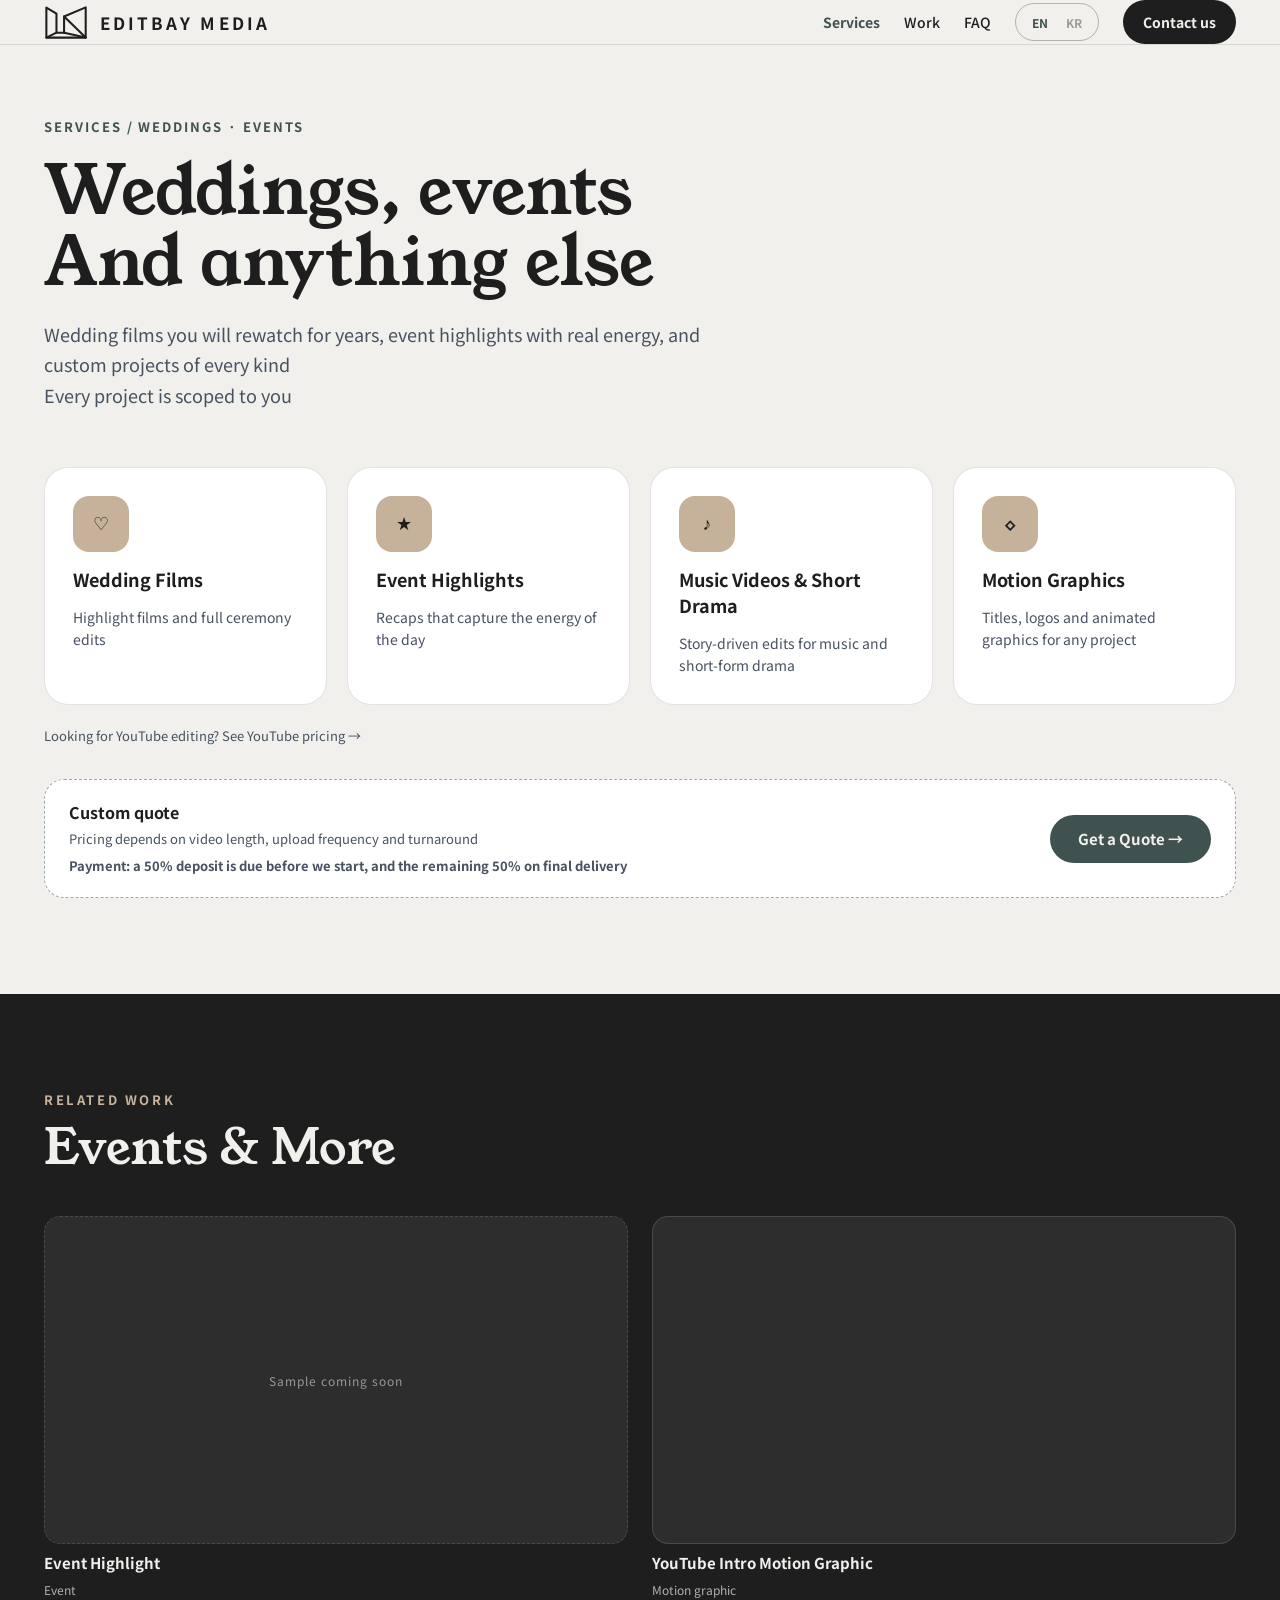
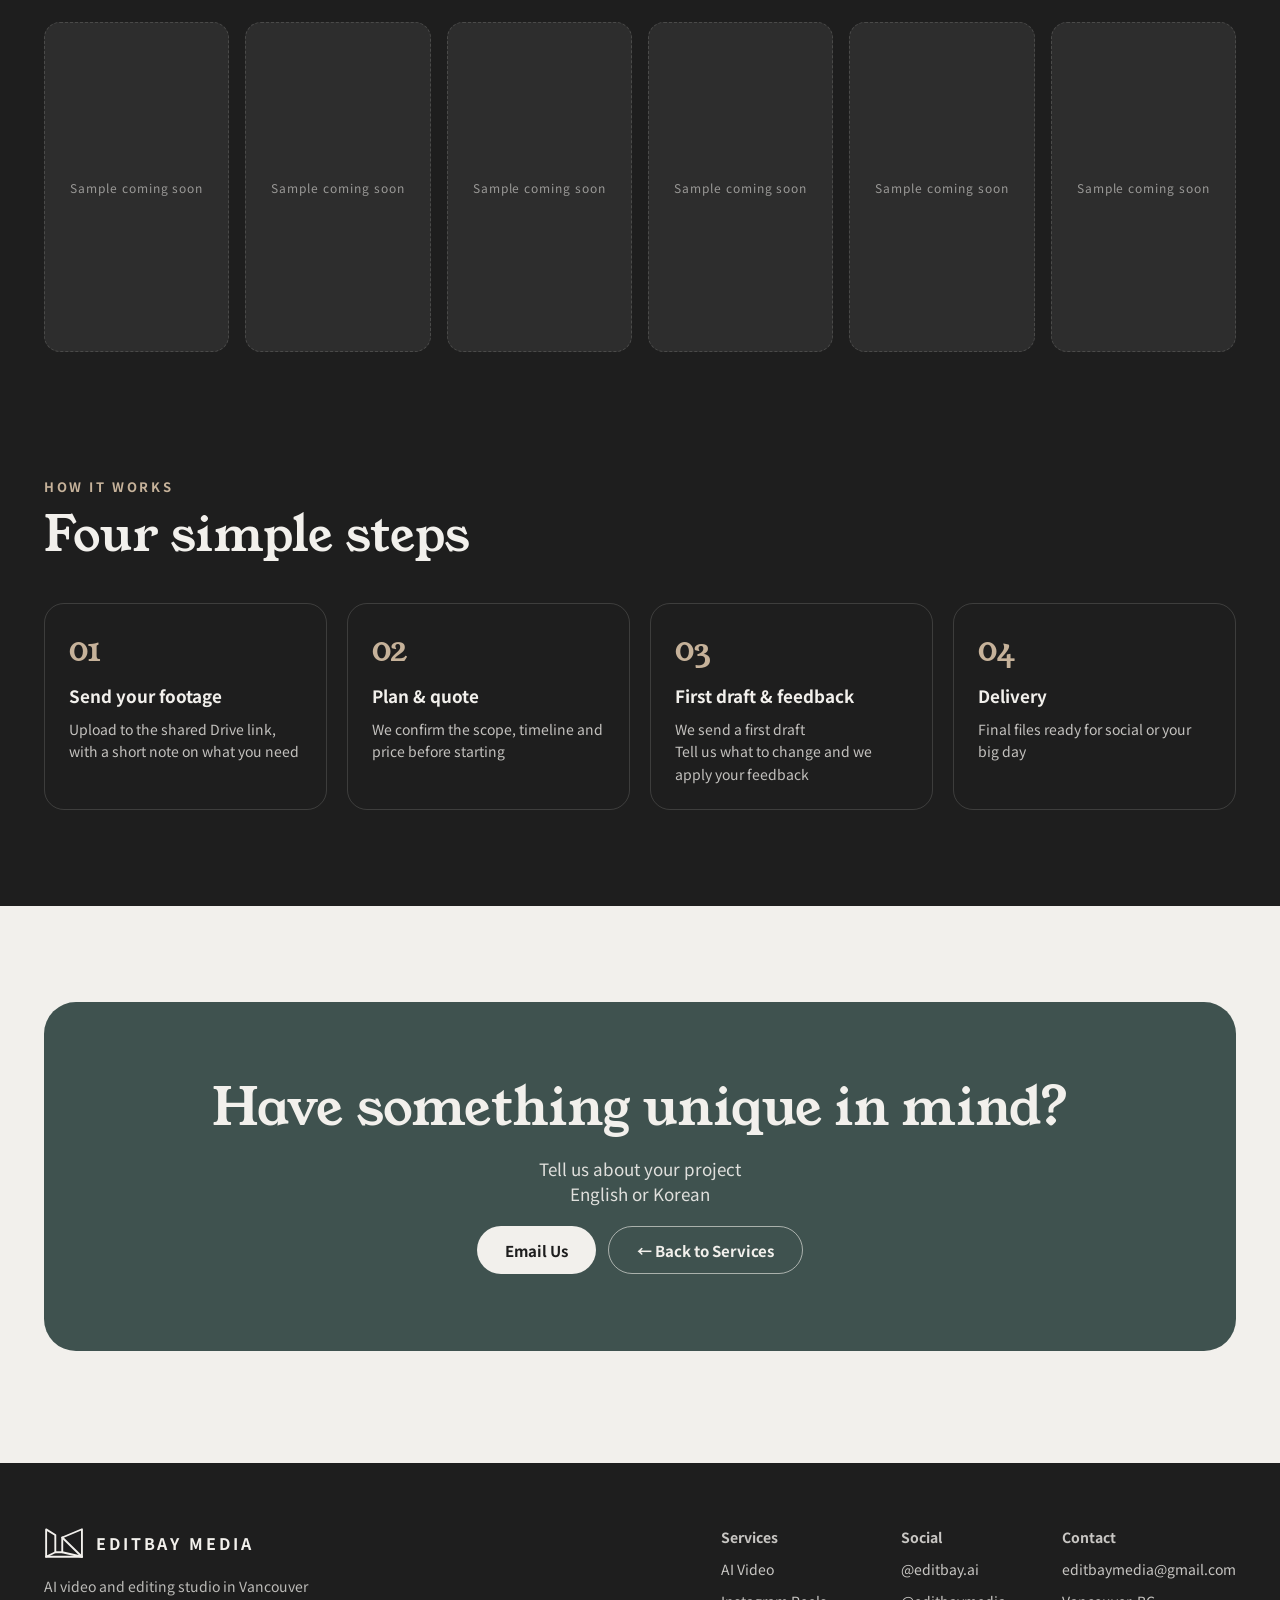
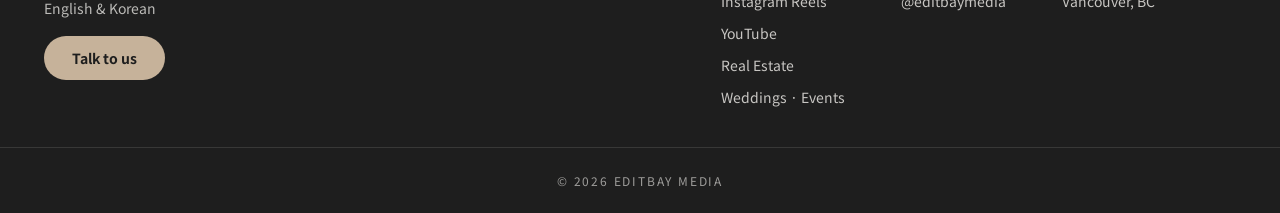
<file: custom.html>
<!DOCTYPE html>
<html lang="en" class="en-mode">
<head>
<meta charset="UTF-8">
<meta name="viewport" content="width=device-width, initial-scale=1.0">
<title>Weddings & Events | EditBay Media</title>
<meta name="description" content="Wedding films, event highlights, music videos and custom video projects in Vancouver — English and Korean.">
<script>try{document.documentElement.className=(localStorage.getItem('editbay_lang')||'en')+'-mode'}catch(e){}</script>
<link rel="preconnect" href="https://fonts.googleapis.com">
<link rel="preconnect" href="https://fonts.gstatic.com" crossorigin>
<link rel="stylesheet" href="https://fonts.googleapis.com/css2?family=Young+Serif&family=Noto+Sans+KR:wght@400;500;700&display=swap">
<link rel="icon" href="favicon.ico" sizes="any">
<link rel="icon" type="image/svg+xml" href="favicon.svg">
<link rel="icon" type="image/png" sizes="32x32" href="favicon-32.png">
<link rel="icon" type="image/png" sizes="16x16" href="favicon-16.png">
<link rel="apple-touch-icon" href="apple-touch-icon.png">
<link rel="stylesheet" href="style.css">
</head>
<body>
<header>
  <nav class="wrap">
    <a href="/" class="logo" aria-label="EditBay Media home"><svg width="44" height="35" viewBox="180 245 640 510" fill="none" stroke="#1E1E1E" stroke-width="30" stroke-linejoin="round" stroke-linecap="round" aria-hidden="true"><polygon points="214,282 361,372 361,648 214,720"/><polygon points="472,412 787,280 787,720 472,648"/><line x1="472" y1="412" x2="787" y2="720"/><line x1="361" y1="648" x2="472" y2="648"/><line x1="214" y1="720" x2="787" y2="720"/></svg><span>EDITBAY MEDIA</span></a>
    <div class="nav-right">
      <div class="nav-links">
        <a href="/services" class="current"><span class="en-content">Services</span><span class="ko-content">서비스</span></a>
        <a href="/#work"><span class="en-content">Work</span><span class="ko-content">작업물</span></a>
        <a href="/#faq"><span class="en-content">FAQ</span><span class="ko-content">자주 묻는 질문</span></a>
      </div>
      <div class="lang">
        <button type="button" id="btn-en" class="active" onclick="changeLang('en')">EN</button>
        <button type="button" id="btn-ko" onclick="changeLang('ko')">KR</button>
      </div>
      <a href="/contact" class="btn btn-ink" style="min-height:44px;padding:0 20px;font-size:14px"><span class="en-content">Contact us</span><span class="ko-content">문의하기</span></a>
    </div>
  </nav>
</header>
<section class="wrap page-hero">
  <a href="/services" class="crumb"><span class="en-content">Services / Weddings · Events</span><span class="ko-content">서비스 / 웨딩 · 이벤트</span></a>
  <h1><span class="en-content">Weddings, events<br>And anything else</span><span class="ko-content">웨딩, 이벤트<br>그리고 그 밖의 모든 영상</span></h1>
  <p><span class="en-content">Wedding films you will rewatch for years, event highlights with real energy, and custom projects of every kind<br>Every project is scoped to you</span><span class="ko-content">오래도록 다시 보고 싶은 웨딩 영상, 현장의 에너지를 담은 이벤트 하이라이트, 그 밖의 맞춤 프로젝트까지<br>모든 프로젝트를 맞춤으로 진행해요</span></p>
  
</section>

<section class="wrap" style="padding-bottom:96px">
  <div class="focus">
    <div class="card"><span class="icon-box">♡</span><h3><span class="en-content">Wedding Films</span><span class="ko-content">웨딩 영상</span></h3><p><span class="en-content">Highlight films and full ceremony edits</span><span class="ko-content">하이라이트 영상부터 본식 전체 편집까지</span></p></div>
    <div class="card"><span class="icon-box">★</span><h3><span class="en-content">Event Highlights</span><span class="ko-content">이벤트 하이라이트</span></h3><p><span class="en-content">Recaps that capture the energy of the day</span><span class="ko-content">현장의 분위기를 그대로 담은 하이라이트</span></p></div>
    <div class="card"><span class="icon-box">♪</span><h3><span class="en-content">Music Videos &amp; Short Drama</span><span class="ko-content">뮤직비디오 · 숏드라마</span></h3><p><span class="en-content">Story-driven edits for music and short-form drama</span><span class="ko-content">음악과 스토리를 살리는 편집</span></p></div>
    <div class="card"><span class="icon-box">◇</span><h3><span class="en-content">Motion Graphics</span><span class="ko-content">모션그래픽</span></h3><p><span class="en-content">Titles, logos and animated graphics for any project</span><span class="ko-content">타이틀, 로고, 애니메이션 그래픽</span></p></div>
  </div>
  <p class="note" style="margin-top:20px"><span class="en-content">Looking for YouTube editing? <a href="/youtube">See YouTube pricing →</a></span><span class="ko-content">유튜브 편집을 찾으시나요? <a href="/youtube">유튜브 가격 보기 →</a></span></p>
  <div class="callout" style="margin-top:32px">
    <div><strong><span class="en-content">Custom quote</span><span class="ko-content">맞춤 견적</span></strong><p class="note" style="margin-top:4px"><span class="en-content">Pricing depends on video length, upload frequency and turnaround</span><span class="ko-content">영상 길이, 업로드 주기, 작업 기간에 따라 견적이 달라져요</span></p><p class="note" style="margin-top:4px;font-weight:700"><span class="en-content">Payment: a 50% deposit is due before we start, and the remaining 50% on final delivery</span><span class="ko-content">결제: 작업 시작 전 50% 디파짓을 먼저 받고, 나머지 50%는 최종 결과물 전달 시 결제해요</span></p></div>
    <a href="/contact" class="btn btn-teal"><span class="en-content">Get a Quote →</span><span class="ko-content">견적 문의 →</span></a>
  </div>
</section>
<section class="dark on-dark">
  <div class="wrap">
    <div class="sec-left"><span class="eyebrow"><span class="en-content">Related work</span><span class="ko-content">관련 작업물</span></span><h2 class="h2"><span class="en-content">Events &amp; More</span><span class="ko-content">이벤트 · 기타</span></h2></div>
    <div class="vgrid-h"><div class="vitem"><!-- 영상이 생기면 아래 div를 iframe으로 바꾸세요 --><div class="f16 empty"><span class="en-content">Sample coming soon</span><span class="ko-content">예시 영상 준비 중</span></div><strong>Event Highlight</strong><small><span class="en-content">Event</span><span class="ko-content">이벤트</span></small></div><div class="vitem"><div class="f16"><iframe src="https://player.vimeo.com/video/1246961503?title=0&byline=0&portrait=0&badge=0&dnt=1" title="YouTube Intro Motion Graphic" loading="lazy" allow="autoplay; fullscreen; picture-in-picture" allowfullscreen></iframe></div><strong>YouTube Intro Motion Graphic</strong><small><span class="en-content">Motion graphic</span><span class="ko-content">모션그래픽</span></small></div></div>
    <div class="vgrid-v cols-6" style="margin-top:24px"><div class="vitem"><!-- 영상이 생기면 아래 div를 iframe으로 바꾸세요 --><div class="f9 empty"><span class="en-content">Sample coming soon</span><span class="ko-content">예시 영상 준비 중</span></div><strong>&nbsp;</strong></div><div class="vitem"><!-- 영상이 생기면 아래 div를 iframe으로 바꾸세요 --><div class="f9 empty"><span class="en-content">Sample coming soon</span><span class="ko-content">예시 영상 준비 중</span></div><strong>&nbsp;</strong></div><div class="vitem"><!-- 영상이 생기면 아래 div를 iframe으로 바꾸세요 --><div class="f9 empty"><span class="en-content">Sample coming soon</span><span class="ko-content">예시 영상 준비 중</span></div><strong>&nbsp;</strong></div><div class="vitem"><!-- 영상이 생기면 아래 div를 iframe으로 바꾸세요 --><div class="f9 empty"><span class="en-content">Sample coming soon</span><span class="ko-content">예시 영상 준비 중</span></div><strong>&nbsp;</strong></div><div class="vitem"><!-- 영상이 생기면 아래 div를 iframe으로 바꾸세요 --><div class="f9 empty"><span class="en-content">Sample coming soon</span><span class="ko-content">예시 영상 준비 중</span></div><strong>&nbsp;</strong></div><div class="vitem"><!-- 영상이 생기면 아래 div를 iframe으로 바꾸세요 --><div class="f9 empty"><span class="en-content">Sample coming soon</span><span class="ko-content">예시 영상 준비 중</span></div><strong>&nbsp;</strong></div></div>
  </div>
</section>
<section class="dark on-dark" style="padding-top:0">
  <div class="wrap">
    <div class="sec-left"><span class="eyebrow"><span class="en-content">How it works</span><span class="ko-content">진행 방식</span></span><h2 class="h2"><span class="en-content">Four simple steps</span><span class="ko-content">간단한 4단계</span></h2></div>
    <div class="steps"><div class="step"><em>01</em><strong><span class="en-content">Send your footage</span><span class="ko-content">영상 보내기</span></strong><span><span class="en-content">Upload to the shared Drive link, with a short note on what you need</span><span class="ko-content">공유 드라이브에 영상을 올리고 원하는 내용을 짧게 적어주세요</span></span></div><div class="step"><em>02</em><strong><span class="en-content">Plan &amp; quote</span><span class="ko-content">계획 · 견적</span></strong><span><span class="en-content">We confirm the scope, timeline and price before starting</span><span class="ko-content">시작 전에 작업 범위, 일정, 가격을 먼저 확정해요</span></span></div><div class="step"><em>03</em><strong><span class="en-content">First draft &amp; feedback</span><span class="ko-content">초안 · 피드백</span></strong><span><span class="en-content">We send a first draft<br>Tell us what to change and we apply your feedback</span><span class="ko-content">1차 초안을 보내드려요<br>바꿀 부분을 알려주시면 피드백을 반영해요</span></span></div><div class="step"><em>04</em><strong><span class="en-content">Delivery</span><span class="ko-content">납품</span></strong><span><span class="en-content">Final files ready for social or your big day</span><span class="ko-content">SNS 또는 특별한 날을 위한 최종 파일을 드려요</span></span></div></div>
  </div>
</section>
<section class="wrap" style="padding-top:96px">
  <div class="cta-simple">
    <h2><span class="en-content">Have something unique in mind?</span><span class="ko-content">특별한 아이디어가 있으신가요?</span></h2>
    <p><span class="en-content">Tell us about your project<br>English or Korean</span><span class="ko-content">프로젝트를 알려주세요<br>한국어·영어 모두 OK</span></p>
    <div class="hero-btns">
      <a href="mailto:editbaymedia@gmail.com" class="btn btn-sand"><span class="en-content">Email Us</span><span class="ko-content">이메일 보내기</span></a>
      <a href="/services" class="btn btn-line-light"><span class="en-content">← Back to Services</span><span class="ko-content">← 서비스로 돌아가기</span></a>
    </div>
  </div>
</section>
<footer>
  <div class="wrap foot">
    <div class="foot-brand">
      <div class="logo"><svg width="40" height="32" viewBox="180 245 640 510" fill="none" stroke="#F2F0EC" stroke-width="30" stroke-linejoin="round" stroke-linecap="round" aria-hidden="true"><polygon points="214,282 361,372 361,648 214,720"/><polygon points="472,412 787,280 787,720 472,648"/><line x1="472" y1="412" x2="787" y2="720"/><line x1="361" y1="648" x2="472" y2="648"/><line x1="214" y1="720" x2="787" y2="720"/></svg><span style="font-size:16px">EDITBAY MEDIA</span></div>
      <p><span class="en-content">AI video and editing studio in Vancouver<br>English &amp; Korean</span><span class="ko-content">밴쿠버의 AI 영상·편집 스튜디오<br>한국어·영어 상담</span></p>
      <a href="mailto:editbaymedia@gmail.com" class="btn" style="align-self:flex-start;background:var(--tan);color:var(--ink);min-height:44px;font-size:14px"><span class="en-content">Talk to us</span><span class="ko-content">이메일 보내기</span></a>
    </div>
    <div class="foot-cols">
      <div class="foot-col">
        <b><span class="en-content">Services</span><span class="ko-content">서비스</span></b>
        <a href="/ai-video"><span class="en-content">AI Video</span><span class="ko-content">AI 영상</span></a>
        <a href="/instagramreels"><span class="en-content">Instagram Reels</span><span class="ko-content">인스타그램 릴스</span></a>
        <a href="/youtube"><span class="en-content">YouTube</span><span class="ko-content">유튜브</span></a>
        <a href="/real-estate"><span class="en-content">Real Estate</span><span class="ko-content">부동산</span></a>
        <a href="/custom"><span class="en-content">Weddings · Events</span><span class="ko-content">웨딩 · 이벤트</span></a>
      </div>
      <div class="foot-col">
        <b><span class="en-content">Social</span><span class="ko-content">소셜</span></b>
        <a href="https://instagram.com/editbay.ai">@editbay.ai</a>
        <a href="https://instagram.com/editbaymedia">@editbaymedia</a>
      </div>
      <div class="foot-col">
        <b><span class="en-content">Contact</span><span class="ko-content">연락처</span></b>
        <a href="mailto:editbaymedia@gmail.com">editbaymedia@gmail.com</a>
        <span>Vancouver, BC</span>
      </div>
    </div>
  </div>
  <div class="copy">© 2026 EDITBAY MEDIA</div>
</footer>
<script src="lang.js"></script>
</body>
</html>
</file>
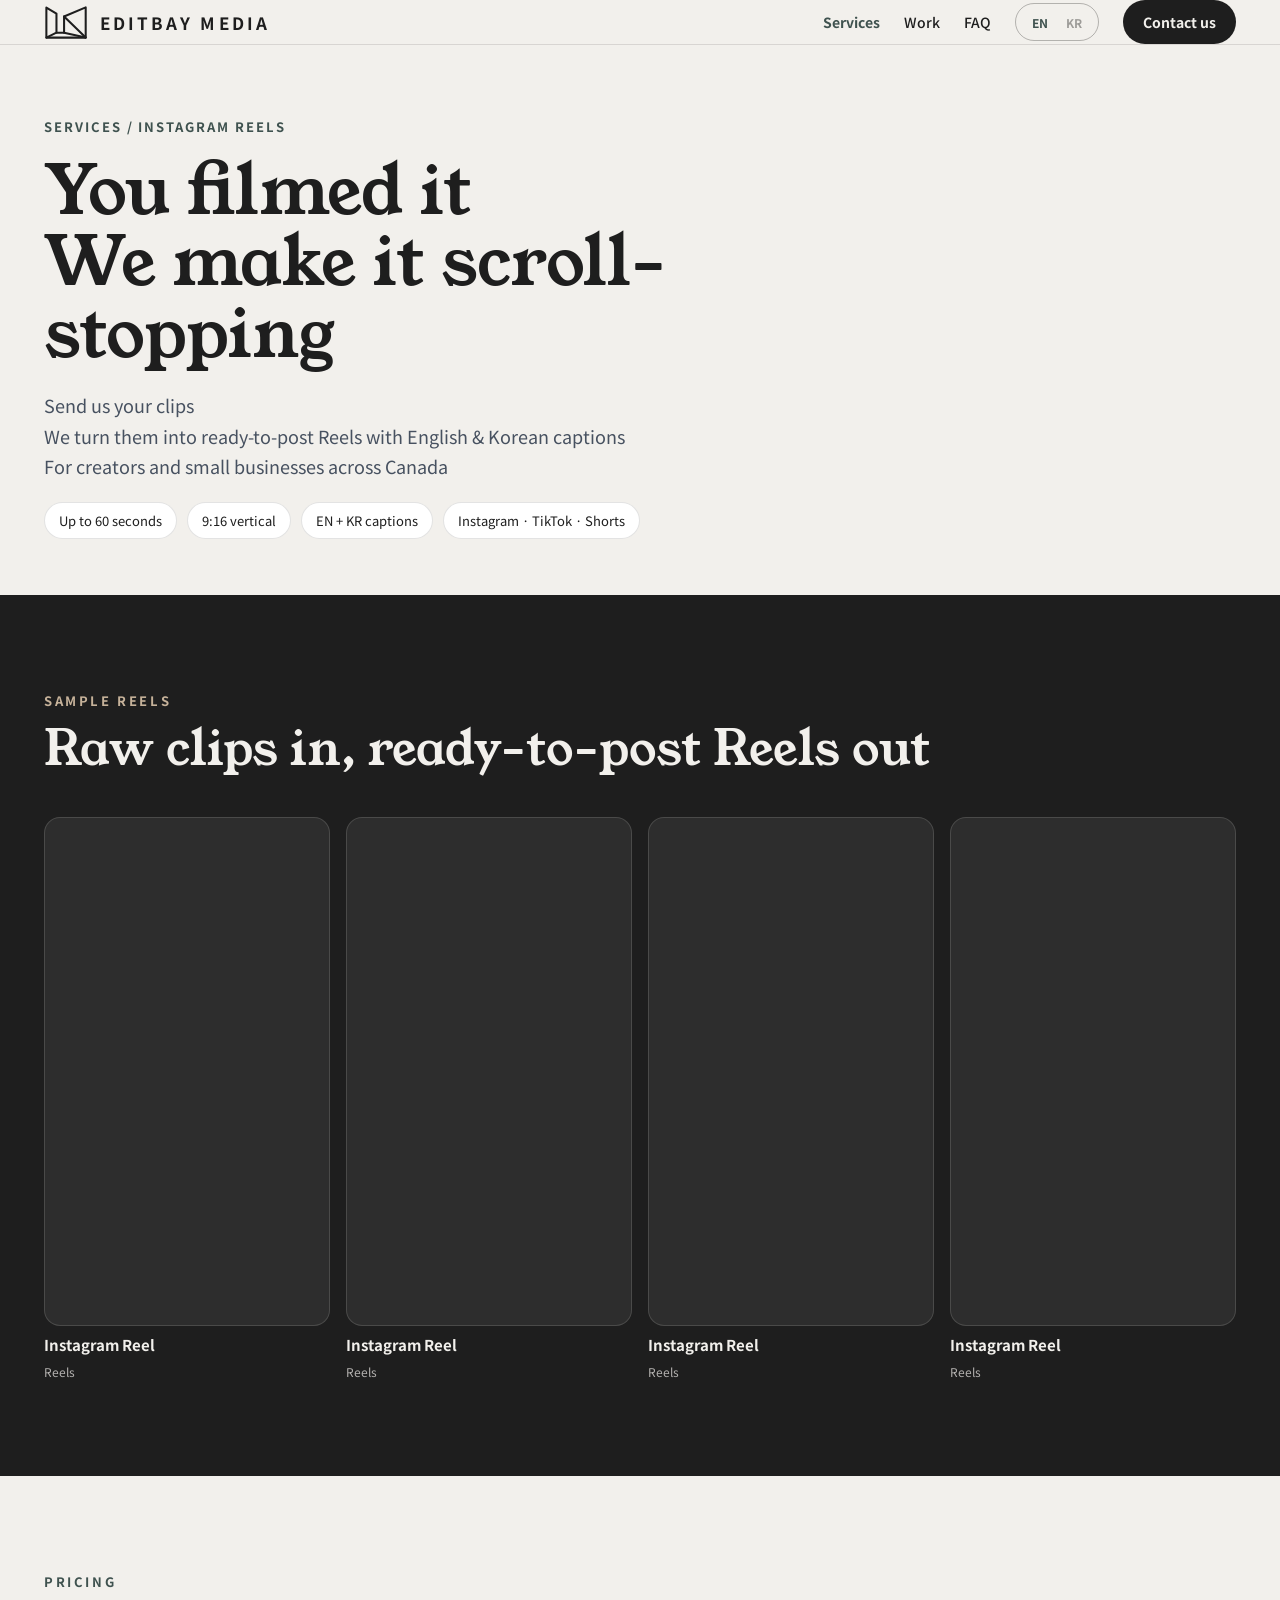
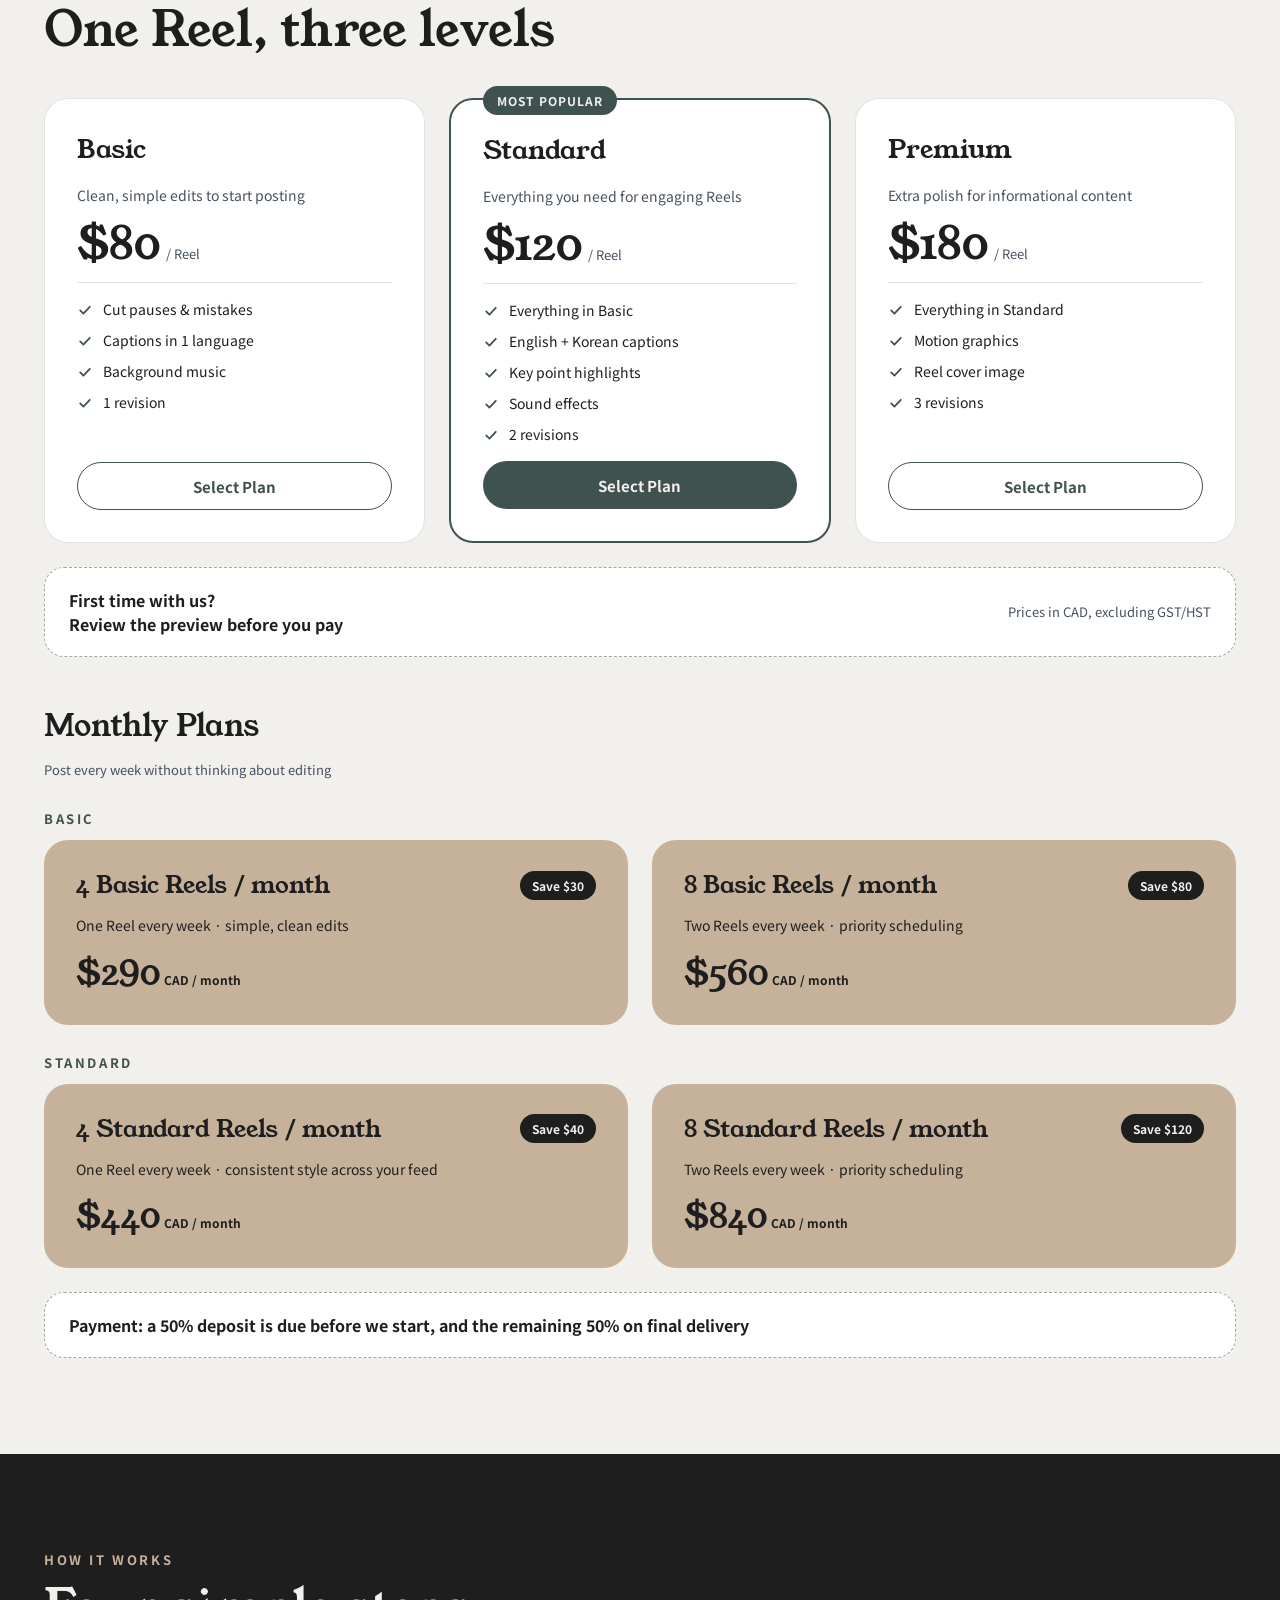
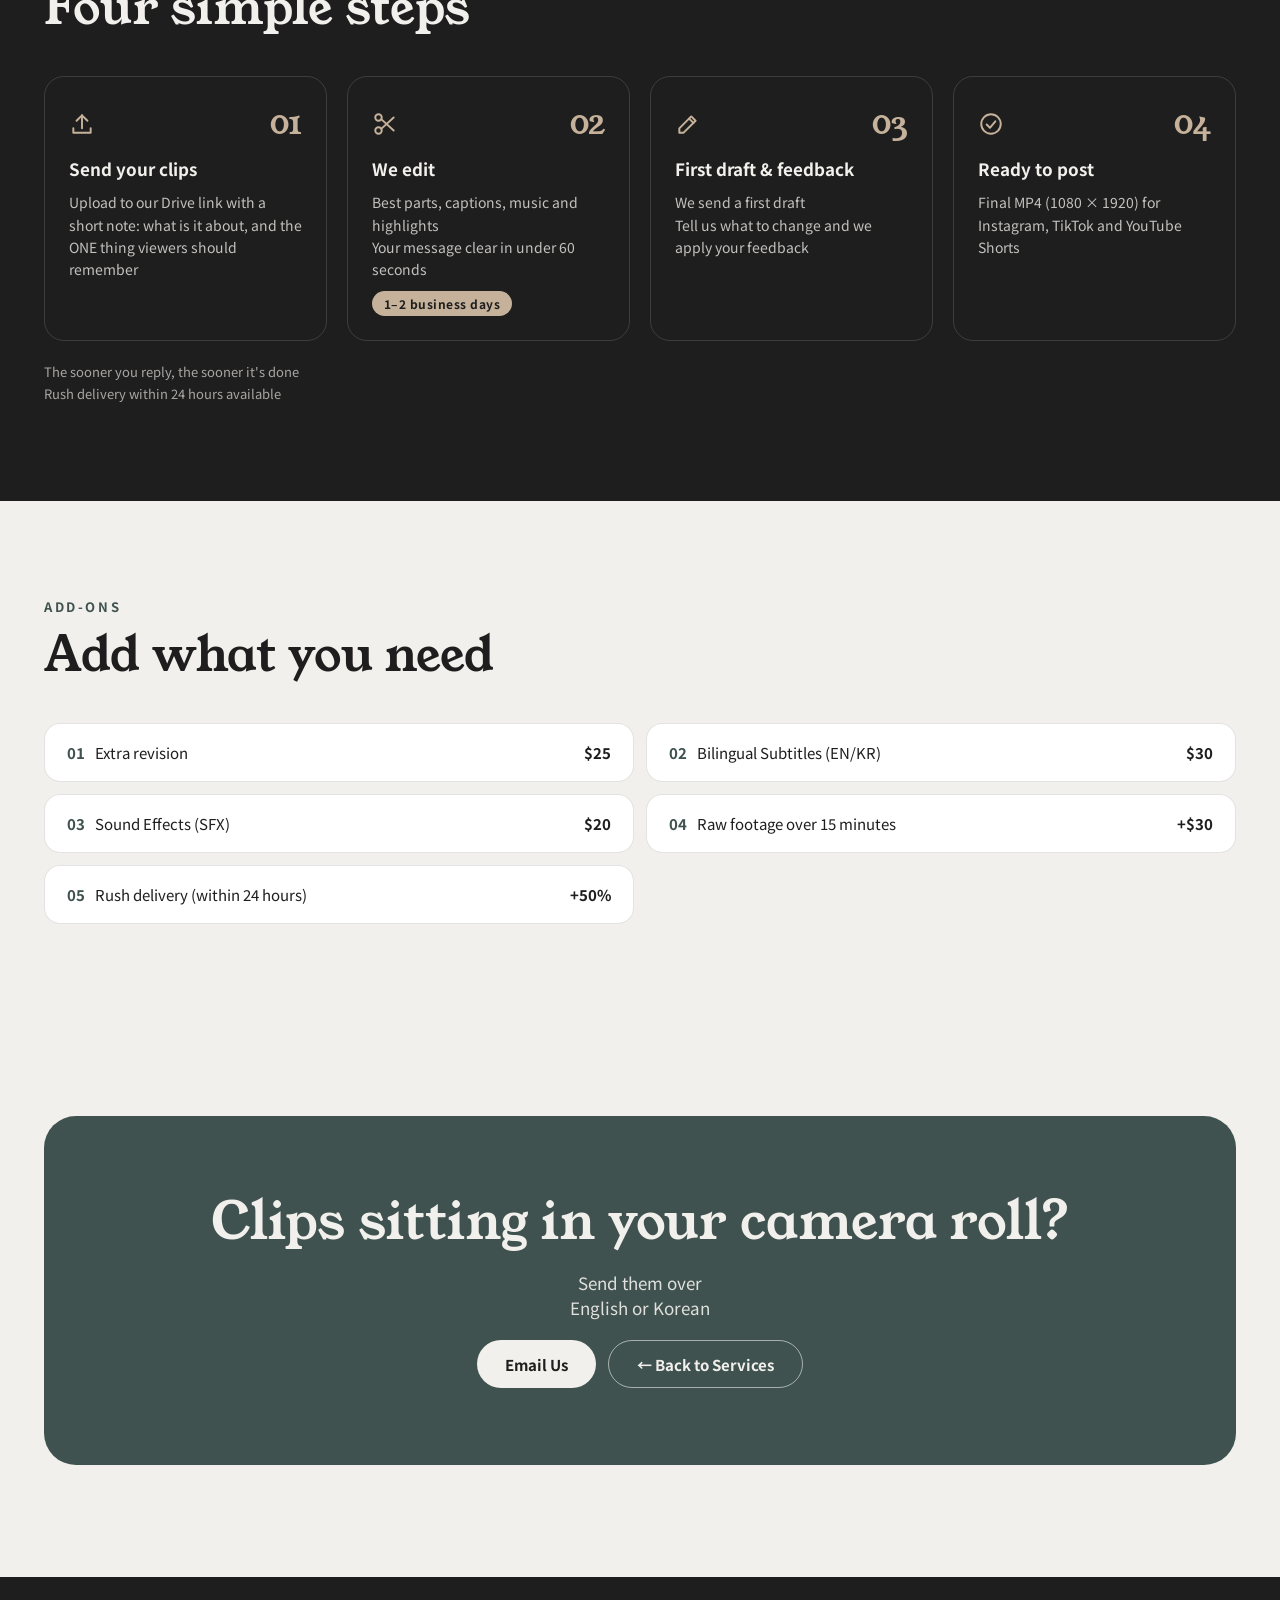
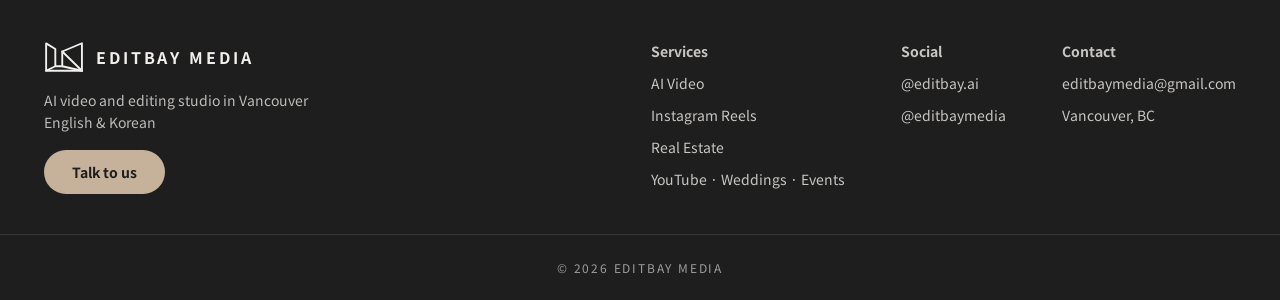
<file: instagramreels.html>
<!DOCTYPE html>
<html lang="en" class="en-mode">
<head>
<meta charset="UTF-8">
<meta name="viewport" content="width=device-width, initial-scale=1.0">
<title>Instagram Reels Editing | EditBay Media</title>
<meta name="description" content="Instagram Reels editing from your footage, with English and Korean captions. From $80 per Reel. Vancouver-based, online across Canada.">
<script>try{document.documentElement.className=(localStorage.getItem('editbay_lang')||'en')+'-mode'}catch(e){}</script>
<link rel="preconnect" href="https://fonts.googleapis.com">
<link rel="preconnect" href="https://fonts.gstatic.com" crossorigin>
<link rel="stylesheet" href="https://fonts.googleapis.com/css2?family=Young+Serif&family=Noto+Sans+KR:wght@400;500;700&display=swap">
<link rel="icon" href="favicon.ico" sizes="any">
<link rel="icon" type="image/svg+xml" href="favicon.svg">
<link rel="icon" type="image/png" sizes="32x32" href="favicon-32.png">
<link rel="icon" type="image/png" sizes="16x16" href="favicon-16.png">
<link rel="apple-touch-icon" href="apple-touch-icon.png">
<link rel="stylesheet" href="style.css">
</head>
<body>
<header>
  <nav class="wrap">
    <a href="/" class="logo" aria-label="EditBay Media home"><svg width="44" height="35" viewBox="180 245 640 510" fill="none" stroke="#1E1E1E" stroke-width="30" stroke-linejoin="round" stroke-linecap="round" aria-hidden="true"><polygon points="214,282 361,372 361,648 214,720"/><polygon points="472,412 787,280 787,720 472,648"/><line x1="472" y1="412" x2="787" y2="720"/><line x1="361" y1="648" x2="472" y2="648"/><line x1="214" y1="720" x2="787" y2="720"/></svg><span>EDITBAY MEDIA</span></a>
    <div class="nav-right">
      <div class="nav-links">
        <a href="/services" class="current"><span class="en-content">Services</span><span class="ko-content">서비스</span></a>
        <a href="/#work"><span class="en-content">Work</span><span class="ko-content">작업물</span></a>
        <a href="/#faq"><span class="en-content">FAQ</span><span class="ko-content">자주 묻는 질문</span></a>
      </div>
      <div class="lang">
        <button type="button" id="btn-en" class="active" onclick="changeLang('en')">EN</button>
        <button type="button" id="btn-ko" onclick="changeLang('ko')">KR</button>
      </div>
      <a href="/contact" class="btn btn-ink" style="min-height:44px;padding:0 20px;font-size:14px"><span class="en-content">Contact us</span><span class="ko-content">문의하기</span></a>
    </div>
  </nav>
</header>
<section class="wrap page-hero">
  <a href="/services" class="crumb"><span class="en-content">Services / Instagram Reels</span><span class="ko-content">서비스 / 인스타그램 릴스</span></a>
  <h1><span class="en-content">You filmed it<br>We make it scroll-stopping</span><span class="ko-content">찍는 건 하셨으니, 편집은 저희가</span></h1>
  <p><span class="en-content">Send us your clips<br>We turn them into ready-to-post Reels with English &amp; Korean captions<br>For creators and small businesses across Canada</span><span class="ko-content">영상만 보내주세요<br>한국어·영어 자막까지 넣어 바로 올릴 수 있는 릴스로 만들어 드려요<br>캐나다 어디서든, 크리에이터와 소상공인 모두 환영해요</span></p>
  <div class="chips"><span><span class="en-content">Up to 60 seconds</span><span class="ko-content">60초 이하</span></span><span><span class="en-content">9:16 vertical</span><span class="ko-content">9:16 세로형</span></span><span><span class="en-content">EN + KR captions</span><span class="ko-content">한·영 자막</span></span><span><span class="en-content">Instagram · TikTok · Shorts</span><span class="ko-content">인스타 · 틱톡 · 쇼츠</span></span></div>
</section>

<section class="dark on-dark">
  <div class="wrap">
    <div class="sec-left"><span class="eyebrow"><span class="en-content">Sample Reels</span><span class="ko-content">예시 릴스</span></span><h2 class="h2"><span class="en-content">Raw clips in, ready-to-post Reels out</span><span class="ko-content">찍어둔 영상이 바로 올릴 릴스로</span></h2></div>
    <div class="vgrid-v cols-4"><div class="vitem"><div class="f9"><iframe src="https://player.vimeo.com/video/1236487899?title=0&byline=0&portrait=0&badge=0&dnt=1" title="Instagram Reel" loading="lazy" allow="autoplay; fullscreen; picture-in-picture" allowfullscreen></iframe></div><strong>Instagram Reel</strong><small><span class="en-content">Reels</span><span class="ko-content">릴스</span></small></div><div class="vitem"><div class="f9"><iframe src="https://player.vimeo.com/video/1236487903?title=0&byline=0&portrait=0&badge=0&dnt=1" title="Instagram Reel" loading="lazy" allow="autoplay; fullscreen; picture-in-picture" allowfullscreen></iframe></div><strong>Instagram Reel</strong><small><span class="en-content">Reels</span><span class="ko-content">릴스</span></small></div><div class="vitem"><div class="f9"><iframe src="https://player.vimeo.com/video/1236487900?title=0&byline=0&portrait=0&badge=0&dnt=1" title="Instagram Reel" loading="lazy" allow="autoplay; fullscreen; picture-in-picture" allowfullscreen></iframe></div><strong>Instagram Reel</strong><small><span class="en-content">Reels</span><span class="ko-content">릴스</span></small></div><div class="vitem"><div class="f9"><iframe src="https://player.vimeo.com/video/1237483904?title=0&byline=0&portrait=0&badge=0&dnt=1" title="Instagram Reel" loading="lazy" allow="autoplay; fullscreen; picture-in-picture" allowfullscreen></iframe></div><strong>Instagram Reel</strong><small><span class="en-content">Reels</span><span class="ko-content">릴스</span></small></div></div>
  </div>
</section>
<section class="wrap sec">
  <div class="sec-left"><span class="eyebrow"><span class="en-content">Pricing</span><span class="ko-content">가격</span></span><h2 class="h2"><span class="en-content">One Reel, three levels</span><span class="ko-content">릴스 1편, 세 가지 단계</span></h2></div>
  <div class="plans">
    <div class="plan">
      <h3><span class="en-content">Basic</span><span class="ko-content">베이직</span></h3>
      <p class="pdesc"><span class="en-content">Clean, simple edits to start posting</span><span class="ko-content">깔끔하고 단순한 편집으로 시작하기</span></p>
      <div><div class="amount">$80<small>/ Reel</small></div></div>
      <ul><li><svg width="16" height="16" viewBox="0 0 20 20" fill="none" stroke="#3F524F" stroke-width="2.2" stroke-linecap="round" stroke-linejoin="round" aria-hidden="true"><path d="M4 10.5L8 14.5L16 6"/></svg><span><span class="en-content">Cut pauses &amp; mistakes</span><span class="ko-content">불필요한 부분 · 말실수 컷</span></span></li><li><svg width="16" height="16" viewBox="0 0 20 20" fill="none" stroke="#3F524F" stroke-width="2.2" stroke-linecap="round" stroke-linejoin="round" aria-hidden="true"><path d="M4 10.5L8 14.5L16 6"/></svg><span><span class="en-content">Captions in 1 language</span><span class="ko-content">자막 1개 언어</span></span></li><li><svg width="16" height="16" viewBox="0 0 20 20" fill="none" stroke="#3F524F" stroke-width="2.2" stroke-linecap="round" stroke-linejoin="round" aria-hidden="true"><path d="M4 10.5L8 14.5L16 6"/></svg><span><span class="en-content">Background music</span><span class="ko-content">배경음악</span></span></li><li><svg width="16" height="16" viewBox="0 0 20 20" fill="none" stroke="#3F524F" stroke-width="2.2" stroke-linecap="round" stroke-linejoin="round" aria-hidden="true"><path d="M4 10.5L8 14.5L16 6"/></svg><span><span class="en-content">1 revision</span><span class="ko-content">수정 1회</span></span></li></ul>
      <a href="/contact" class="btn btn-outline"><span class="en-content">Select Plan</span><span class="ko-content">선택하기</span></a>
    </div>
    <div class="plan pop"><span class="pop-badge"><span class="en-content">MOST POPULAR</span><span class="ko-content">가장 인기</span></span>
      <h3><span class="en-content">Standard</span><span class="ko-content">스탠다드</span></h3>
      <p class="pdesc"><span class="en-content">Everything you need for engaging Reels</span><span class="ko-content">반응 좋은 릴스에 필요한 모든 것</span></p>
      <div><div class="amount">$120<small>/ Reel</small></div></div>
      <ul><li><svg width="16" height="16" viewBox="0 0 20 20" fill="none" stroke="#3F524F" stroke-width="2.2" stroke-linecap="round" stroke-linejoin="round" aria-hidden="true"><path d="M4 10.5L8 14.5L16 6"/></svg><span><span class="en-content">Everything in Basic</span><span class="ko-content">베이직 전부 포함</span></span></li><li><svg width="16" height="16" viewBox="0 0 20 20" fill="none" stroke="#3F524F" stroke-width="2.2" stroke-linecap="round" stroke-linejoin="round" aria-hidden="true"><path d="M4 10.5L8 14.5L16 6"/></svg><span><span class="en-content">English + Korean captions</span><span class="ko-content">한국어 + 영어 자막</span></span></li><li><svg width="16" height="16" viewBox="0 0 20 20" fill="none" stroke="#3F524F" stroke-width="2.2" stroke-linecap="round" stroke-linejoin="round" aria-hidden="true"><path d="M4 10.5L8 14.5L16 6"/></svg><span><span class="en-content">Key point highlights</span><span class="ko-content">핵심 문구 강조</span></span></li><li><svg width="16" height="16" viewBox="0 0 20 20" fill="none" stroke="#3F524F" stroke-width="2.2" stroke-linecap="round" stroke-linejoin="round" aria-hidden="true"><path d="M4 10.5L8 14.5L16 6"/></svg><span><span class="en-content">Sound effects</span><span class="ko-content">효과음</span></span></li><li><svg width="16" height="16" viewBox="0 0 20 20" fill="none" stroke="#3F524F" stroke-width="2.2" stroke-linecap="round" stroke-linejoin="round" aria-hidden="true"><path d="M4 10.5L8 14.5L16 6"/></svg><span><span class="en-content">2 revisions</span><span class="ko-content">수정 2회</span></span></li></ul>
      <a href="/contact" class="btn btn-teal"><span class="en-content">Select Plan</span><span class="ko-content">선택하기</span></a>
    </div>
    <div class="plan">
      <h3><span class="en-content">Premium</span><span class="ko-content">프리미엄</span></h3>
      <p class="pdesc"><span class="en-content">Extra polish for informational content</span><span class="ko-content">정보 전달형 콘텐츠를 위한 한 단계 더</span></p>
      <div><div class="amount">$180<small>/ Reel</small></div></div>
      <ul><li><svg width="16" height="16" viewBox="0 0 20 20" fill="none" stroke="#3F524F" stroke-width="2.2" stroke-linecap="round" stroke-linejoin="round" aria-hidden="true"><path d="M4 10.5L8 14.5L16 6"/></svg><span><span class="en-content">Everything in Standard</span><span class="ko-content">스탠다드 전부 포함</span></span></li><li><svg width="16" height="16" viewBox="0 0 20 20" fill="none" stroke="#3F524F" stroke-width="2.2" stroke-linecap="round" stroke-linejoin="round" aria-hidden="true"><path d="M4 10.5L8 14.5L16 6"/></svg><span><span class="en-content">Motion graphics</span><span class="ko-content">모션그래픽</span></span></li><li><svg width="16" height="16" viewBox="0 0 20 20" fill="none" stroke="#3F524F" stroke-width="2.2" stroke-linecap="round" stroke-linejoin="round" aria-hidden="true"><path d="M4 10.5L8 14.5L16 6"/></svg><span><span class="en-content">Reel cover image</span><span class="ko-content">릴스 커버 이미지</span></span></li><li><svg width="16" height="16" viewBox="0 0 20 20" fill="none" stroke="#3F524F" stroke-width="2.2" stroke-linecap="round" stroke-linejoin="round" aria-hidden="true"><path d="M4 10.5L8 14.5L16 6"/></svg><span><span class="en-content">3 revisions</span><span class="ko-content">수정 3회</span></span></li></ul>
      <a href="/contact" class="btn btn-outline"><span class="en-content">Select Plan</span><span class="ko-content">선택하기</span></a>
    </div>
  </div>
  <div class="callout"><strong><span class="en-content">First time with us?<br>Review the preview before you pay</span><span class="ko-content">처음이신가요?<br>미리보기를 먼저 보고 결제하세요</span></strong><span class="note"><span class="en-content">Prices in CAD, excluding GST/HST</span><span class="ko-content">CAD 기준, GST/HST 별도</span></span></div>
  <h3 class="sub-h"><span class="en-content">Monthly Plans</span><span class="ko-content">월간 플랜</span></h3>
  <p class="note" style="margin:-8px 0 20px"><span class="en-content">Post every week without thinking about editing</span><span class="ko-content">편집 걱정 없이 매주 올리세요</span></p>
  <p class="bundle-label"><span class="en-content">Basic</span><span class="ko-content">베이직</span></p>
  <div class="bundles">
    <div class="bundle"><div class="bundle-top"><strong><span class="en-content">4 Basic Reels / month</span><span class="ko-content">베이직 월 4편</span></strong><b><span class="en-content">Save $30</span><span class="ko-content">$30 할인</span></b></div><p><span class="en-content">One Reel every week · simple, clean edits</span><span class="ko-content">매주 1편 · 깔끔하고 단순한 편집</span></p><span class="bprice">$290<small><span class="en-content">CAD / month</span><span class="ko-content">CAD / 월</span></small></span></div>
    <div class="bundle"><div class="bundle-top"><strong><span class="en-content">8 Basic Reels / month</span><span class="ko-content">베이직 월 8편</span></strong><b><span class="en-content">Save $80</span><span class="ko-content">$80 할인</span></b></div><p><span class="en-content">Two Reels every week · priority scheduling</span><span class="ko-content">매주 2편 · 우선 작업</span></p><span class="bprice">$560<small><span class="en-content">CAD / month</span><span class="ko-content">CAD / 월</span></small></span></div>
  </div>
  <p class="bundle-label"><span class="en-content">Standard</span><span class="ko-content">스탠다드</span></p>
  <div class="bundles">
    <div class="bundle"><div class="bundle-top"><strong><span class="en-content">4 Standard Reels / month</span><span class="ko-content">스탠다드 월 4편</span></strong><b><span class="en-content">Save $40</span><span class="ko-content">$40 할인</span></b></div><p><span class="en-content">One Reel every week · consistent style across your feed</span><span class="ko-content">매주 1편 · 피드 전체에 일관된 스타일</span></p><span class="bprice">$440<small><span class="en-content">CAD / month</span><span class="ko-content">CAD / 월</span></small></span></div>
    <div class="bundle"><div class="bundle-top"><strong><span class="en-content">8 Standard Reels / month</span><span class="ko-content">스탠다드 월 8편</span></strong><b><span class="en-content">Save $120</span><span class="ko-content">$120 할인</span></b></div><p><span class="en-content">Two Reels every week · priority scheduling</span><span class="ko-content">매주 2편 · 우선 작업</span></p><span class="bprice">$840<small><span class="en-content">CAD / month</span><span class="ko-content">CAD / 월</span></small></span></div>
  </div>
  <div class="callout"><strong><span class="en-content">Payment: a 50% deposit is due before we start, and the remaining 50% on final delivery</span><span class="ko-content">결제: 작업 시작 전 50% 디파짓을 먼저 받고, 나머지 50%는 최종 결과물 전달 시 결제해요</span></strong></div>
</section>
<section class="dark on-dark">
  <div class="wrap">
    <div class="sec-left"><span class="eyebrow"><span class="en-content">How it works</span><span class="ko-content">진행 방식</span></span><h2 class="h2"><span class="en-content">Four simple steps</span><span class="ko-content">간단한 4단계</span></h2></div>
    <div class="steps"><div class="step"><div class="step-top"><svg width="26" height="26" viewBox="0 0 24 24" fill="none" stroke="currentColor" stroke-width="1.8" stroke-linecap="round" stroke-linejoin="round" aria-hidden="true"><path d="M12 16V4"/><path d="M7 9l5-5 5 5"/><path d="M4 16v4h16v-4"/></svg><em>01</em></div><strong><span class="en-content">Send your clips</span><span class="ko-content">영상 보내기</span></strong><span><span class="en-content">Upload to our Drive link with a short note: what is it about, and the ONE thing viewers should remember</span><span class="ko-content">드라이브 링크에 영상을 올리고 메모해 주세요: 어떤 내용인지, 보는 사람이 꼭 기억해야 할 한 가지는?</span></span></div><div class="step"><div class="step-top"><svg width="26" height="26" viewBox="0 0 24 24" fill="none" stroke="currentColor" stroke-width="1.8" stroke-linecap="round" stroke-linejoin="round" aria-hidden="true"><circle cx="6" cy="6" r="3"/><circle cx="6" cy="18" r="3"/><path d="M8.5 7.5L20 18"/><path d="M8.5 16.5L20 6"/></svg><em>02</em></div><strong><span class="en-content">We edit</span><span class="ko-content">편집</span></strong><span><span class="en-content">Best parts, captions, music and highlights<br>Your message clear in under 60 seconds</span><span class="ko-content">좋은 부분만 골라 자막, 음악, 강조 문구를 넣어 1분 안에 메시지가 전달되게</span></span><b class="days"><span class="en-content">1–2 business days</span><span class="ko-content">영업일 1~2일</span></b></div><div class="step"><div class="step-top"><svg width="26" height="26" viewBox="0 0 24 24" fill="none" stroke="currentColor" stroke-width="1.8" stroke-linecap="round" stroke-linejoin="round" aria-hidden="true"><path d="M4 20h4L19 9l-4-4L4 16z"/><path d="M13 7l4 4"/></svg><em>03</em></div><strong><span class="en-content">First draft &amp; feedback</span><span class="ko-content">초안 · 피드백</span></strong><span><span class="en-content">We send a first draft<br>Tell us what to change and we apply your feedback</span><span class="ko-content">1차 초안을 보내드려요<br>바꿀 부분을 알려주시면 피드백을 반영해요</span></span></div><div class="step"><div class="step-top"><svg width="26" height="26" viewBox="0 0 24 24" fill="none" stroke="currentColor" stroke-width="1.8" stroke-linecap="round" stroke-linejoin="round" aria-hidden="true"><circle cx="12" cy="12" r="9"/><path d="M8 12.5l3 3 5-6"/></svg><em>04</em></div><strong><span class="en-content">Ready to post</span><span class="ko-content">업로드 준비 완료</span></strong><span><span class="en-content">Final MP4 (1080 × 1920) for Instagram, TikTok and YouTube Shorts</span><span class="ko-content">인스타, 틱톡, 유튜브 쇼츠용 최종 MP4 (1080 × 1920)</span></span></div></div>
    <p class="note" style="margin-top:20px"><span class="en-content">The sooner you reply, the sooner it's done<br>Rush delivery within 24 hours available</span><span class="ko-content">피드백이 빠를수록 완성도 빨라져요<br>24시간 급행도 가능해요</span></p>
  </div>
</section>
<section class="wrap sec">
  <div class="sec-left"><span class="eyebrow"><span class="en-content">Add-ons</span><span class="ko-content">추가 옵션</span></span><h2 class="h2"><span class="en-content">Add what you need</span><span class="ko-content">필요한 것만 더하세요</span></h2></div>
  <div class="addons"><div class="addon"><span><em>01</em><span class="en-content">Extra revision</span><span class="ko-content">추가 수정 1회</span></span><b>$25</b></div><div class="addon"><span><em>02</em><span class="en-content">Bilingual Subtitles (EN/KR)</span><span class="ko-content">한·영 이중 자막</span></span><b>$30</b></div><div class="addon"><span><em>03</em><span class="en-content">Sound Effects (SFX)</span><span class="ko-content">효과음</span></span><b>$20</b></div><div class="addon"><span><em>04</em><span class="en-content">Raw footage over 15 minutes</span><span class="ko-content">원본 영상 15분 초과</span></span><b>+$30</b></div><div class="addon"><span><em>05</em><span class="en-content">Rush delivery (within 24 hours)</span><span class="ko-content">24시간 급행</span></span><b>+50%</b></div></div>
</section>
<section class="wrap" style="padding-top:96px">
  <div class="cta-simple">
    <h2><span class="en-content">Clips sitting in your camera roll?</span><span class="ko-content">갤러리에 영상만 쌓여 있나요?</span></h2>
    <p><span class="en-content">Send them over<br>English or Korean</span><span class="ko-content">편하게 보내주세요<br>한국어·영어 모두 OK</span></p>
    <div class="hero-btns">
      <a href="mailto:editbaymedia@gmail.com" class="btn btn-sand"><span class="en-content">Email Us</span><span class="ko-content">이메일 보내기</span></a>
      <a href="/services" class="btn btn-line-light"><span class="en-content">← Back to Services</span><span class="ko-content">← 서비스로 돌아가기</span></a>
    </div>
  </div>
</section>
<footer>
  <div class="wrap foot">
    <div class="foot-brand">
      <div class="logo"><svg width="40" height="32" viewBox="180 245 640 510" fill="none" stroke="#F2F0EC" stroke-width="30" stroke-linejoin="round" stroke-linecap="round" aria-hidden="true"><polygon points="214,282 361,372 361,648 214,720"/><polygon points="472,412 787,280 787,720 472,648"/><line x1="472" y1="412" x2="787" y2="720"/><line x1="361" y1="648" x2="472" y2="648"/><line x1="214" y1="720" x2="787" y2="720"/></svg><span style="font-size:16px">EDITBAY MEDIA</span></div>
      <p><span class="en-content">AI video and editing studio in Vancouver<br>English &amp; Korean</span><span class="ko-content">밴쿠버의 AI 영상·편집 스튜디오<br>한국어·영어 상담</span></p>
      <a href="mailto:editbaymedia@gmail.com" class="btn" style="align-self:flex-start;background:var(--tan);color:var(--ink);min-height:44px;font-size:14px"><span class="en-content">Talk to us</span><span class="ko-content">이메일 보내기</span></a>
    </div>
    <div class="foot-cols">
      <div class="foot-col">
        <b><span class="en-content">Services</span><span class="ko-content">서비스</span></b>
        <a href="/ai-video"><span class="en-content">AI Video</span><span class="ko-content">AI 영상</span></a>
        <a href="/instagramreels"><span class="en-content">Instagram Reels</span><span class="ko-content">인스타그램 릴스</span></a>
        <a href="/real-estate"><span class="en-content">Real Estate</span><span class="ko-content">부동산</span></a>
        <a href="/custom"><span class="en-content">YouTube · Weddings · Events</span><span class="ko-content">유튜브 · 웨딩 · 이벤트</span></a>
      </div>
      <div class="foot-col">
        <b><span class="en-content">Social</span><span class="ko-content">소셜</span></b>
        <a href="https://instagram.com/editbay.ai">@editbay.ai</a>
        <a href="https://instagram.com/editbaymedia">@editbaymedia</a>
      </div>
      <div class="foot-col">
        <b><span class="en-content">Contact</span><span class="ko-content">연락처</span></b>
        <a href="mailto:editbaymedia@gmail.com">editbaymedia@gmail.com</a>
        <span>Vancouver, BC</span>
      </div>
    </div>
  </div>
  <div class="copy">© 2026 EDITBAY MEDIA</div>
</footer>
<script src="lang.js"></script>
</body>
</html>
</file>
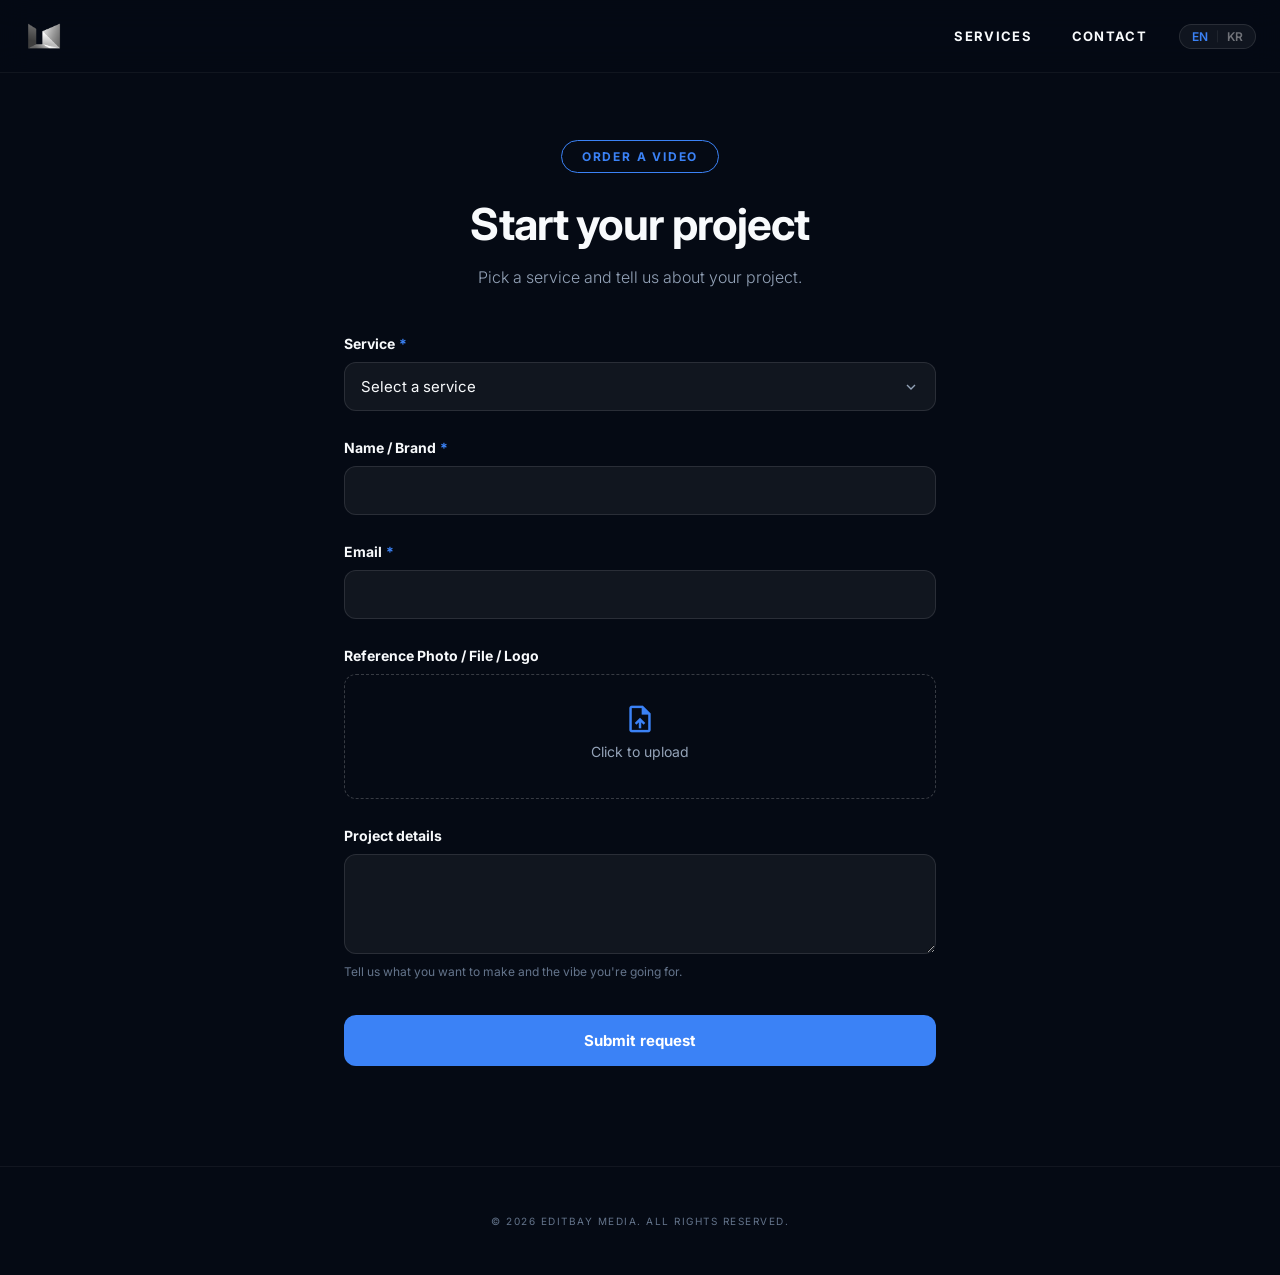
<file: order.html>
<!DOCTYPE html>
<html lang="en" class="en-mode">
<head>
    <meta charset="UTF-8">
    <meta name="viewport" content="width=device-width, initial-scale=1.0">
    <title>Order a Video | EditBay Media</title>
    <link rel="stylesheet" href="https://fonts.googleapis.com/css2?family=Material+Symbols+Outlined:opsz,wght,FILL,GRAD@24,400,0,0" />
    <style>
        @import url('https://fonts.googleapis.com/css2?family=Inter:wght@400;600;700&family=Noto+Sans+KR:wght@300;400;700&display=swap');
        :root { --accent:#3b82f6; --bg-dark:#050a14; --text-main:#f8fafc; --text-dim:#94a3b8; --text-faint:#64748b; }
        * { box-sizing:border-box; margin:0; padding:0; }
        body { font-family:'Inter','Noto Sans KR',sans-serif; background:var(--bg-dark); color:var(--text-main); overflow-x:hidden; transition:none; }
        a { color:inherit; text-decoration:none; }
        img { display:block; max-width:100%; }
        .wrap { max-width:1280px; margin:0 auto; padding:0 24px; }
        .wrap-sm { max-width:640px; margin:0 auto; padding:0 24px; }
        .en-content, .ko-content { display:none !important; }
        .en-mode .en-content { display:block !important; }
        .en-mode span.en-content, .en-mode a.en-content { display:inline-block !important; }
        .ko-mode .ko-content { display:block !important; }
        .ko-mode span.ko-content, .ko-mode a.ko-content { display:inline-block !important; }
        .glass-nav { position:fixed; width:100%; z-index:50; background:rgba(5,10,20,0.85); backdrop-filter:blur(15px); border-bottom:1px solid rgba(255,255,255,0.05); }
        .nav-inner { display:flex; justify-content:space-between; align-items:center; padding:16px 24px; }
        .nav-logo img { height:40px; width:auto; }
        .nav-right { display:flex; align-items:center; gap:32px; }
        .nav-links { display:flex; gap:40px; font-size:13px; font-weight:700; letter-spacing:0.1em; }
        .nav-links a:hover { color:var(--accent); }
        @media (max-width:767px){ .nav-links { display:none; } }
        .lang-switch { display:flex; align-items:center; gap:8px; padding:4px 12px; border-radius:999px; border:1px solid rgba(255,255,255,0.1); background:rgba(255,255,255,0.05); }
        .lang-btn { font-size:12px; font-weight:600; opacity:0.4; transition:opacity .3s; background:none; border:none; color:#fff; cursor:pointer; font-family:inherit; }
        .lang-btn.active { opacity:1; color:var(--accent); }
        .lang-divider { color:rgba(255,255,255,0.1); font-size:10px; }
        .form-header { padding-top:140px; text-align:center; margin-bottom:48px; }
        .form-header .badge { display:inline-block; padding:8px 20px; border-radius:999px; border:1px solid var(--accent); color:var(--accent); font-size:12px; font-weight:700; letter-spacing:0.15em; text-transform:uppercase; margin-bottom:24px; transition:color .3s, border-color .3s; }
        .form-header h1 { font-size:clamp(30px,5vw,44px); font-weight:700; letter-spacing:-0.02em; margin-bottom:16px; }
        .form-header p { color:var(--text-dim); font-size:16px; font-weight:300; }
        .order-form { padding-bottom:100px; }
        .field { margin-bottom:28px; }
        .field label.flabel { display:block; font-size:14px; font-weight:700; margin-bottom:10px; }
        .field label.flabel .req { color:var(--accent); margin-left:4px; transition:color .3s; }
        .field input[type=text], .field input[type=email], .field textarea, .field select {
            width:100%; padding:14px 16px; border-radius:12px; background:rgba(255,255,255,0.05);
            border:1px solid rgba(255,255,255,0.1); color:var(--text-main); font-size:15px; font-family:inherit; transition:border-color .2s;
        }
        .field select { appearance:none; background-image:url("data:image/svg+xml;utf8,<svg xmlns='http://www.w3.org/2000/svg' width='16' height='16' viewBox='0 0 24 24' fill='none' stroke='%2394a3b8' stroke-width='2'><path d='M6 9l6 6 6-6'/></svg>"); background-repeat:no-repeat; background-position:right 16px center; padding-right:44px; cursor:pointer; }
        .field input:focus, .field textarea:focus, .field select:focus { outline:none; border-color:var(--accent); }
        .field textarea { min-height:100px; resize:vertical; }
        .field .hint { font-size:12px; color:var(--text-faint); margin-top:6px; }
        .consult-note { display:none; padding:16px; border-radius:12px; background:color-mix(in srgb, var(--accent) 8%, transparent); border:1px solid color-mix(in srgb, var(--accent) 40%, transparent); color:var(--text-dim); font-size:14px; line-height:1.6; transition:background .3s, border-color .3s; }
        .consult-note .ic { font-family:'Material Symbols Outlined'; color:var(--accent); vertical-align:-4px; margin-right:6px; transition:color .3s; }
        .file-drop { display:flex; flex-direction:column; align-items:center; justify-content:center; border:1.5px dashed rgba(255,255,255,0.2); border-radius:12px; padding:28px; text-align:center; cursor:pointer; transition:border-color .2s; }
        .file-drop:hover { border-color:var(--accent); }
        .file-drop .file-icon { display:block; font-family:'Material Symbols Outlined'; font-size:32px; line-height:1; color:var(--accent); transition:color .3s; }
        .file-drop p { color:var(--text-dim); font-size:14px; margin-top:8px; }
        .file-drop .file-names { color:var(--accent); font-size:13px; margin-top:10px; font-weight:600; }
        .submit-btn { width:100%; padding:16px; border-radius:12px; background:var(--accent); color:#fff; font-weight:700; font-size:15px; border:none; cursor:pointer; transition:background .3s, filter .2s; font-family:inherit; margin-top:8px; }
        .submit-btn:hover { filter:brightness(1.1); }
        footer { padding:48px 0; text-align:center; color:var(--text-faint); font-size:10px; letter-spacing:0.15em; text-transform:uppercase; border-top:1px solid rgba(255,255,255,0.05); }
    </style>
</head>
<body>
    <nav class="glass-nav">
        <div class="nav-inner wrap">
            <a href="index.html" class="nav-logo"><img src="logo.png" alt="EditBay Logo"></a>
            <div class="nav-right">
                <div class="nav-links">
                    <a href="services.html" class="en-content">SERVICES</a>
                    <a href="services.html" class="ko-content">서비스</a>
                    <a href="contact.html" class="en-content">CONTACT</a>
                    <a href="contact.html" class="ko-content">문의하기</a>
                </div>
                <div class="lang-switch">
                    <button onclick="changeLang('en')" id="btn-en" class="lang-btn active">EN</button>
                    <span class="lang-divider">|</span>
                    <button onclick="changeLang('ko')" id="btn-ko" class="lang-btn">KR</button>
                </div>
            </div>
        </div>
    </nav>

    <div class="form-header wrap-sm">
        <div class="badge">Order a Video</div>
        <h1><span class="en-content">Start your project</span><span class="ko-content">영상 제작 신청</span></h1>
        <p><span class="en-content">Pick a service and tell us about your project.</span><span class="ko-content">서비스를 선택하고 프로젝트를 알려주세요.</span></p>
    </div>

    <!--
      [Formspree 연결됨] 제출 시 Formspree(mrpzlqob)를 통해 등록된 이메일로 전달됩니다.
      받을 이메일 변경은 formspree.io 대시보드에서 하세요.
    -->
    <form class="order-form wrap-sm" action="https://formspree.io/f/mrpzlqob" method="POST" enctype="multipart/form-data">
        <!-- 1단계: 서비스 -->
        <div class="field">
            <label class="flabel"><span class="en-content">Service<span class="req">*</span></span><span class="ko-content">서비스<span class="req">*</span></span></label>
            <select name="service" id="serviceSelect" required>
                <option value="" disabled selected data-en="Select a service" data-ko="서비스를 선택하세요"></option>
                <option value="ai" data-en="AI Video Solutions" data-ko="AI 비디오 솔루션"></option>
                <option value="realestate" data-en="Real Estate Editing" data-ko="부동산 영상 편집"></option>
                <option value="youtube" data-en="YouTube Content" data-ko="유튜브 콘텐츠"></option>
                <option value="custom" data-en="Custom Projects" data-ko="커스텀 프로젝트"></option>
            </select>
        </div>

        <!-- 2단계: 플랜 (서비스 따라 바뀜) -->
        <div class="field" id="detailField" style="display:none;">
            <label class="flabel"><span class="en-content">Plan<span class="req">*</span></span><span class="ko-content">플랜<span class="req">*</span></span></label>
            <select name="plan" id="planSelect"></select>
        </div>

        <!-- 상담 안내 (youtube/custom) -->
        <div class="field">
            <div class="consult-note" id="consultNote">
                <span class="en-content"><span class="ic">chat</span>This service needs a quick consultation. Leave your contact and we'll reach out to plan it with you.</span>
                <span class="ko-content"><span class="ic">chat</span>이 서비스는 상담이 필요해요. 연락처를 남겨주시면 함께 기획하도록 연락드릴게요.</span>
            </div>
        </div>

        <div class="field">
            <label class="flabel"><span class="en-content">Name / Brand<span class="req">*</span></span><span class="ko-content">이름 / 브랜드<span class="req">*</span></span></label>
            <input type="text" name="name" required>
        </div>

        <div class="field">
            <label class="flabel"><span class="en-content">Email<span class="req">*</span></span><span class="ko-content">이메일<span class="req">*</span></span></label>
            <input type="email" name="email" required>
        </div>

        <div class="field">
            <label class="flabel"><span class="en-content">Reference Photo / File / Logo</span><span class="ko-content">참고 사진 / 자료 / 로고</span></label>
            <label class="file-drop" for="photoInput">
                <span class="file-icon">upload_file</span>
                <p><span class="en-content">Click to upload</span><span class="ko-content">클릭해서 올리기</span></p>
                <div class="file-names" id="fileNames"></div>
            </label>
            <input type="file" id="photoInput" name="files" accept="image/*,video/*" multiple style="display:none;">
        </div>

        <div class="field">
            <label class="flabel"><span class="en-content">Project details</span><span class="ko-content">프로젝트 설명</span></label>
            <textarea name="details"></textarea>
            <div class="hint"><span class="en-content">Tell us what you want to make and the vibe you're going for.</span><span class="ko-content">어떤 영상을 원하는지, 어떤 느낌인지 편하게 적어주세요.</span></div>
        </div>

        <button type="submit" class="submit-btn"><span class="en-content">Submit request</span><span class="ko-content">제작 신청하기</span></button>
    </form>

    <footer><p>&copy; 2026 EDITBAY MEDIA. ALL RIGHTS RESERVED.</p></footer>

    <script>
        // 서비스별 색 + 플랜
        var SERVICES = {
            ai:         { color:'#3b82f6', plans:[ {v:'basic',en:'Basic ($100+)',ko:'베이직 ($100+)'}, {v:'standard',en:'Standard ($300+)',ko:'스탠다드 ($300+)'}, {v:'premium',en:'Premium ($500+)',ko:'프리미엄 ($500+)'} ] },
            realestate: { color:'#22c55e', plans:[ {v:'basic',en:'Basic ($50)',ko:'베이직 ($50)'}, {v:'standard',en:'Standard ($100+)',ko:'스탠다드 ($100+)'}, {v:'premium',en:'Premium ($200+)',ko:'프리미엄 ($200+)'} ] },
            youtube:    { color:'#ef4444', consult:true },
            custom:     { color:'#a855f7', consult:true }
        };

        (function(){ var l = localStorage.getItem('editbay_lang')||'en'; document.documentElement.className = l+'-mode'; })();

        document.addEventListener('DOMContentLoaded', function(){
            var l = localStorage.getItem('editbay_lang')||'en';
            updateButtonState(l); renderSelectLabels(l);

            var svc = document.getElementById('serviceSelect');
            var detailField = document.getElementById('detailField');
            var planSelect = document.getElementById('planSelect');
            var consultNote = document.getElementById('consultNote');

            svc.addEventListener('change', function(){
                var v = svc.value, cfg = SERVICES[v], lang = localStorage.getItem('editbay_lang')||'en';
                if (cfg && cfg.color) document.documentElement.style.setProperty('--accent', cfg.color);
                if (cfg && cfg.consult) {
                    detailField.style.display='none'; planSelect.removeAttribute('required');
                    consultNote.style.display='block'; return;
                }
                consultNote.style.display='none';
                var opts = (cfg && cfg.plans) || [];
                if (opts.length) {
                    planSelect.innerHTML='';
                    opts.forEach(function(o){
                        var el=document.createElement('option');
                        el.value=o.v; el.setAttribute('data-en',o.en); el.setAttribute('data-ko',o.ko);
                        el.textContent=(lang==='ko')?o.ko:o.en; planSelect.appendChild(el);
                    });
                    detailField.style.display='block'; planSelect.setAttribute('required','required');
                } else { detailField.style.display='none'; planSelect.removeAttribute('required'); }
            });

            var params = new URLSearchParams(window.location.search);
            var s = params.get('service');
            if (s && SERVICES[s]) { svc.value=s; svc.dispatchEvent(new Event('change')); }

            var input=document.getElementById('photoInput'), names=document.getElementById('fileNames');
            input.addEventListener('change', function(){
                var list=[]; for(var i=0;i<input.files.length;i++) list.push(input.files[i].name);
                names.textContent=list.join(', ');
            });
        });

        function renderSelectLabels(lang){
            document.querySelectorAll('#serviceSelect option, #planSelect option').forEach(function(o){
                var t=o.getAttribute('data-'+lang); if(t!==null) o.textContent=t;
            });
        }
        function changeLang(lang){
            localStorage.setItem('editbay_lang', lang);
            document.documentElement.className = lang+'-mode';
            updateButtonState(lang); renderSelectLabels(lang);
        }
        function updateButtonState(lang){
            var en=document.getElementById('btn-en'), ko=document.getElementById('btn-ko');
            if(en&&ko){ if(lang==='ko'){ko.classList.add('active');en.classList.remove('active');}else{en.classList.add('active');ko.classList.remove('active');} }
        }
    </script>
</body>
</html>
</file>
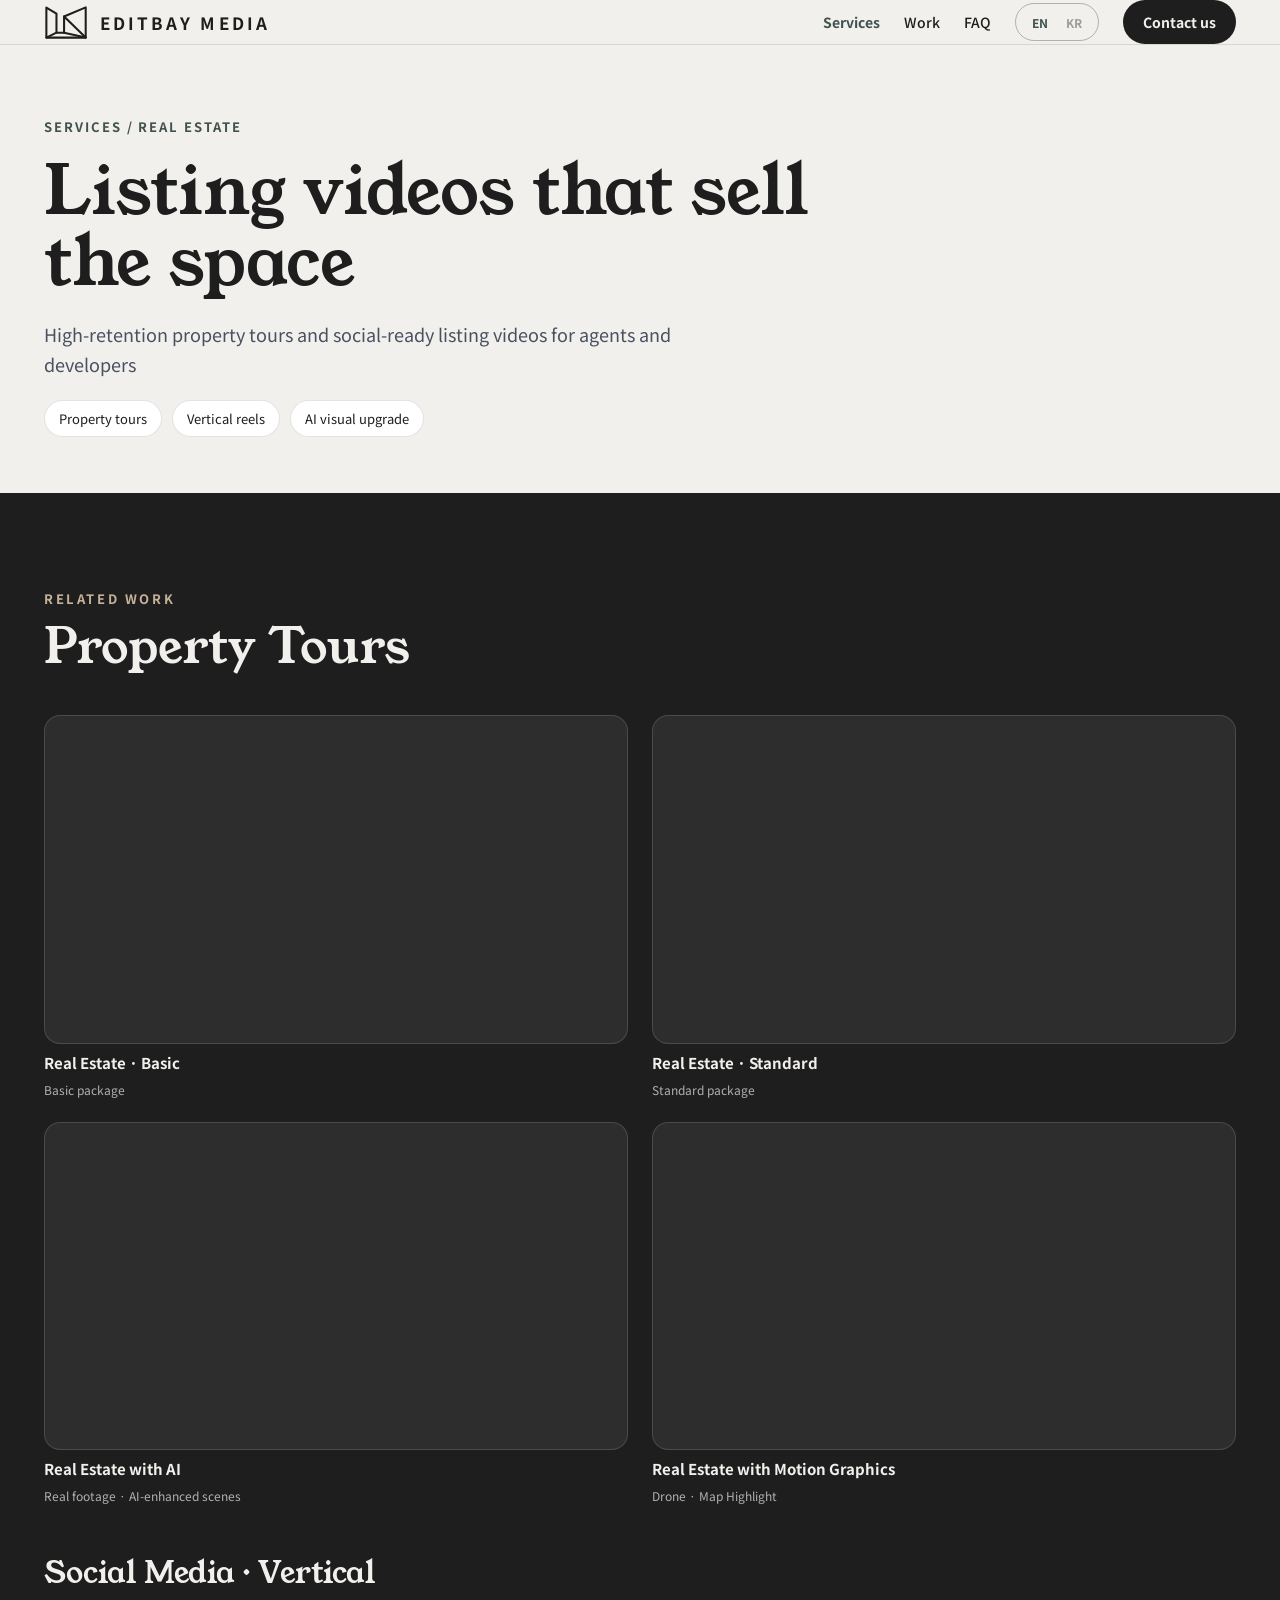
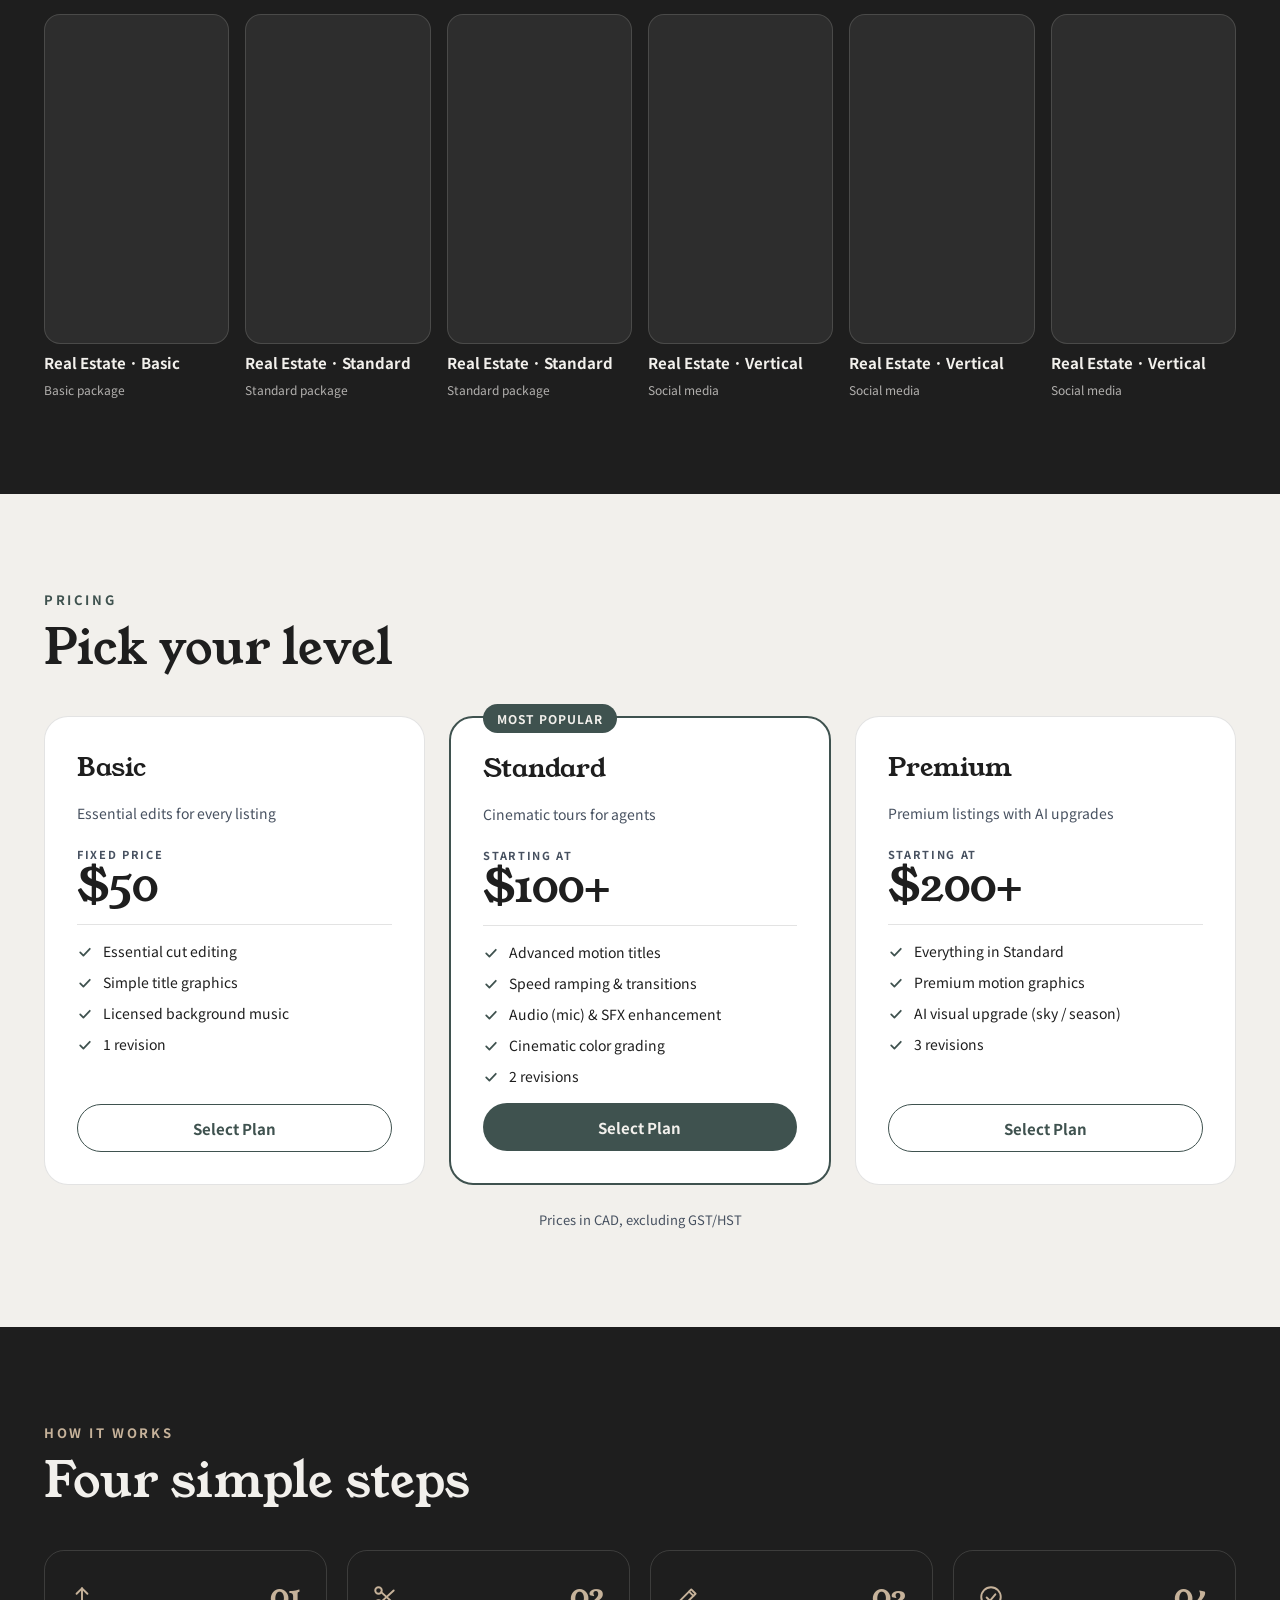
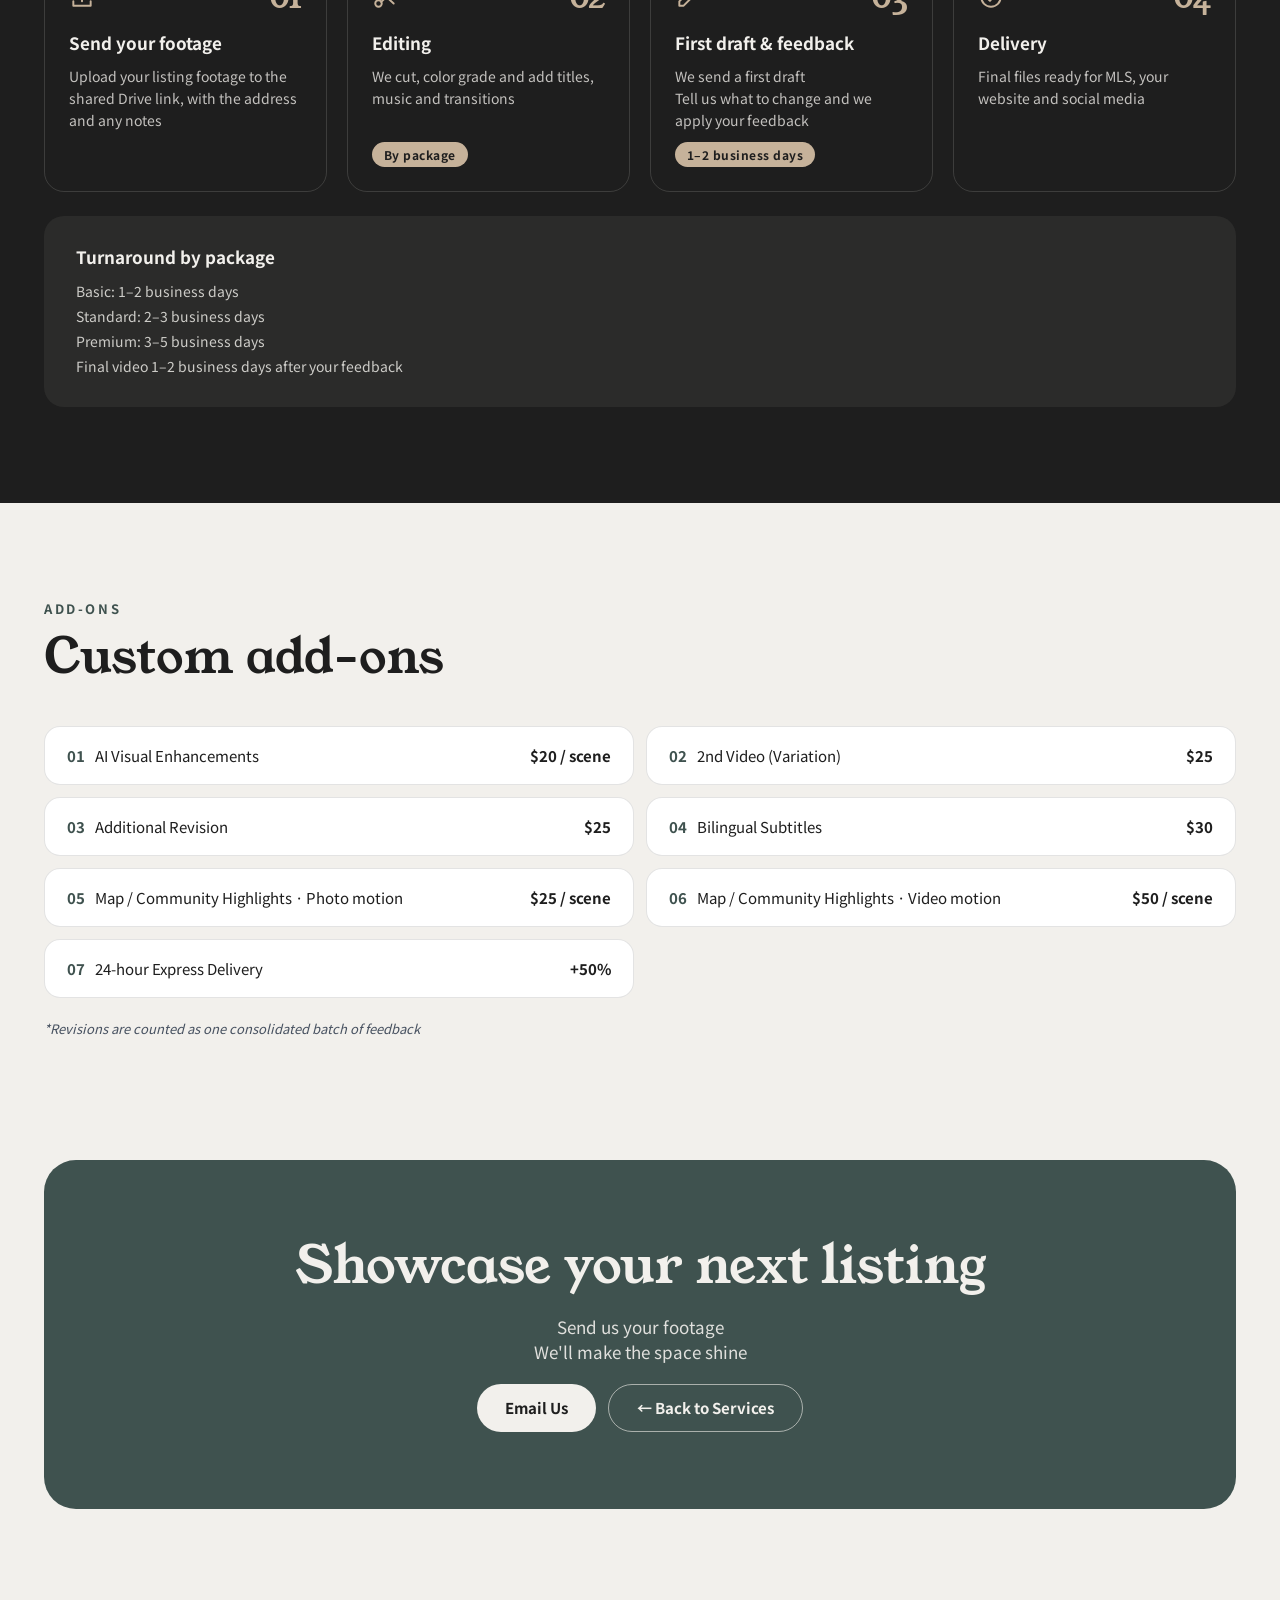
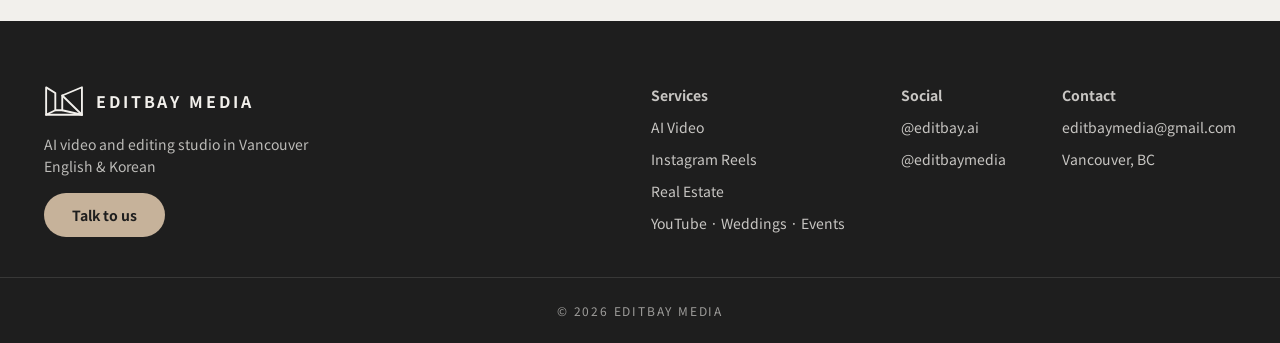
<file: real-estate.html>
<!DOCTYPE html>
<html lang="en" class="en-mode">
<head>
<meta charset="UTF-8">
<meta name="viewport" content="width=device-width, initial-scale=1.0">
<title>Real Estate Video | EditBay Media</title>
<meta name="description" content="Real estate video editing for agents in Vancouver — cinematic property tours, vertical listing reels and AI visual upgrades. From $50.">
<script>try{document.documentElement.className=(localStorage.getItem('editbay_lang')||'en')+'-mode'}catch(e){}</script>
<link rel="preconnect" href="https://fonts.googleapis.com">
<link rel="preconnect" href="https://fonts.gstatic.com" crossorigin>
<link rel="stylesheet" href="https://fonts.googleapis.com/css2?family=Young+Serif&family=Noto+Sans+KR:wght@400;500;700&display=swap">
<link rel="icon" href="favicon.ico" sizes="any">
<link rel="icon" type="image/svg+xml" href="favicon.svg">
<link rel="icon" type="image/png" sizes="32x32" href="favicon-32.png">
<link rel="icon" type="image/png" sizes="16x16" href="favicon-16.png">
<link rel="apple-touch-icon" href="apple-touch-icon.png">
<link rel="stylesheet" href="style.css">
</head>
<body>
<header>
  <nav class="wrap">
    <a href="/" class="logo" aria-label="EditBay Media home"><svg width="44" height="35" viewBox="180 245 640 510" fill="none" stroke="#1E1E1E" stroke-width="30" stroke-linejoin="round" stroke-linecap="round" aria-hidden="true"><polygon points="214,282 361,372 361,648 214,720"/><polygon points="472,412 787,280 787,720 472,648"/><line x1="472" y1="412" x2="787" y2="720"/><line x1="361" y1="648" x2="472" y2="648"/><line x1="214" y1="720" x2="787" y2="720"/></svg><span>EDITBAY MEDIA</span></a>
    <div class="nav-right">
      <div class="nav-links">
        <a href="/services" class="current"><span class="en-content">Services</span><span class="ko-content">서비스</span></a>
        <a href="/#work"><span class="en-content">Work</span><span class="ko-content">작업물</span></a>
        <a href="/#faq"><span class="en-content">FAQ</span><span class="ko-content">자주 묻는 질문</span></a>
      </div>
      <div class="lang">
        <button type="button" id="btn-en" class="active" onclick="changeLang('en')">EN</button>
        <button type="button" id="btn-ko" onclick="changeLang('ko')">KR</button>
      </div>
      <a href="/contact" class="btn btn-ink" style="min-height:44px;padding:0 20px;font-size:14px"><span class="en-content">Contact us</span><span class="ko-content">문의하기</span></a>
    </div>
  </nav>
</header>
<section class="wrap page-hero">
  <a href="/services" class="crumb"><span class="en-content">Services / Real Estate</span><span class="ko-content">서비스 / 부동산 영상</span></a>
  <h1><span class="en-content">Listing videos that sell the space</span><span class="ko-content">공간의 가치를 보여주는 매물 영상</span></h1>
  <p><span class="en-content">High-retention property tours and social-ready listing videos for agents and developers</span><span class="ko-content">에이전트와 개발사를 위한 시선을 붙잡는 매물 투어와 SNS용 매물 영상</span></p>
  <div class="chips"><span><span class="en-content">Property tours</span><span class="ko-content">매물 투어</span></span><span><span class="en-content">Vertical reels</span><span class="ko-content">세로형 릴스</span></span><span><span class="en-content">AI visual upgrade</span><span class="ko-content">AI 비주얼 업그레이드</span></span></div>
</section>

<section class="dark on-dark">
  <div class="wrap">
    <div class="sec-left"><span class="eyebrow"><span class="en-content">Related work</span><span class="ko-content">관련 작업물</span></span><h2 class="h2"><span class="en-content">Property Tours</span><span class="ko-content">매물 투어</span></h2></div>
    <div class="vgrid-h"><div class="vitem"><div class="f16"><iframe src="https://player.vimeo.com/video/1236477081?title=0&byline=0&portrait=0&badge=0&dnt=1" title="Real Estate · Basic" loading="lazy" allow="autoplay; fullscreen; picture-in-picture" allowfullscreen></iframe></div><strong>Real Estate · Basic</strong><small><span class="en-content">Basic package</span><span class="ko-content">베이직 패키지</span></small></div><div class="vitem"><div class="f16"><iframe src="https://player.vimeo.com/video/1236479239?title=0&byline=0&portrait=0&badge=0&dnt=1" title="Real Estate · Standard" loading="lazy" allow="autoplay; fullscreen; picture-in-picture" allowfullscreen></iframe></div><strong>Real Estate · Standard</strong><small><span class="en-content">Standard package</span><span class="ko-content">스탠다드 패키지</span></small></div><div class="vitem"><div class="f16"><iframe src="https://player.vimeo.com/video/1236670593?title=0&byline=0&portrait=0&badge=0&dnt=1" title="Real Estate with AI" loading="lazy" allow="autoplay; fullscreen; picture-in-picture" allowfullscreen></iframe></div><strong>Real Estate with AI</strong><small><span class="en-content">Real footage · AI-enhanced scenes</span><span class="ko-content">실제 촬영 · 일부 AI 연출</span></small></div><div class="vitem"><div class="f16"><iframe src="https://player.vimeo.com/video/1236654578?title=0&byline=0&portrait=0&badge=0&dnt=1" title="Real Estate with Motion Graphics" loading="lazy" allow="autoplay; fullscreen; picture-in-picture" allowfullscreen></iframe></div><strong>Real Estate with Motion Graphics</strong><small><span class="en-content">Drone · Map Highlight</span><span class="ko-content">드론 · 지도 하이라이트</span></small></div></div>
    <h3 class="sub-h"><span class="en-content">Social Media · Vertical</span><span class="ko-content">소셜 미디어 · 세로형</span></h3>
    <div class="vgrid-v cols-6"><div class="vitem"><div class="f9"><iframe src="https://player.vimeo.com/video/1236479160?title=0&byline=0&portrait=0&badge=0&dnt=1" title="Real Estate · Basic" loading="lazy" allow="autoplay; fullscreen; picture-in-picture" allowfullscreen></iframe></div><strong>Real Estate · Basic</strong><small><span class="en-content">Basic package</span><span class="ko-content">베이직 패키지</span></small></div><div class="vitem"><div class="f9"><iframe src="https://player.vimeo.com/video/1236479293?title=0&byline=0&portrait=0&badge=0&dnt=1" title="Real Estate · Standard" loading="lazy" allow="autoplay; fullscreen; picture-in-picture" allowfullscreen></iframe></div><strong>Real Estate · Standard</strong><small><span class="en-content">Standard package</span><span class="ko-content">스탠다드 패키지</span></small></div><div class="vitem"><div class="f9"><iframe src="https://player.vimeo.com/video/1236479351?title=0&byline=0&portrait=0&badge=0&dnt=1" title="Real Estate · Standard" loading="lazy" allow="autoplay; fullscreen; picture-in-picture" allowfullscreen></iframe></div><strong>Real Estate · Standard</strong><small><span class="en-content">Standard package</span><span class="ko-content">스탠다드 패키지</span></small></div><div class="vitem"><div class="f9"><iframe src="https://player.vimeo.com/video/1241469980?title=0&byline=0&portrait=0&badge=0&dnt=1" title="Real Estate · Vertical" loading="lazy" allow="autoplay; fullscreen; picture-in-picture" allowfullscreen></iframe></div><strong>Real Estate · Vertical</strong><small><span class="en-content">Social media</span><span class="ko-content">소셜 미디어</span></small></div><div class="vitem"><div class="f9"><iframe src="https://player.vimeo.com/video/1241470121?title=0&byline=0&portrait=0&badge=0&dnt=1" title="Real Estate · Vertical" loading="lazy" allow="autoplay; fullscreen; picture-in-picture" allowfullscreen></iframe></div><strong>Real Estate · Vertical</strong><small><span class="en-content">Social media</span><span class="ko-content">소셜 미디어</span></small></div><div class="vitem"><div class="f9"><iframe src="https://player.vimeo.com/video/1241470138?title=0&byline=0&portrait=0&badge=0&dnt=1" title="Real Estate · Vertical" loading="lazy" allow="autoplay; fullscreen; picture-in-picture" allowfullscreen></iframe></div><strong>Real Estate · Vertical</strong><small><span class="en-content">Social media</span><span class="ko-content">소셜 미디어</span></small></div></div>
  </div>
</section>
<section class="wrap sec">
  <div class="sec-left"><span class="eyebrow"><span class="en-content">Pricing</span><span class="ko-content">가격</span></span><h2 class="h2"><span class="en-content">Pick your level</span><span class="ko-content">단계를 선택하세요</span></h2></div>
  <div class="plans">
    <div class="plan">
      <h3><span class="en-content">Basic</span><span class="ko-content">베이직</span></h3>
      <p class="pdesc"><span class="en-content">Essential edits for every listing</span><span class="ko-content">모든 매물에 필요한 기본 편집</span></p>
      <div><span class="plabel"><span class="en-content">Fixed price</span><span class="ko-content">정찰제</span></span><div class="amount">$50</div></div>
      <ul><li><svg width="16" height="16" viewBox="0 0 20 20" fill="none" stroke="#3F524F" stroke-width="2.2" stroke-linecap="round" stroke-linejoin="round" aria-hidden="true"><path d="M4 10.5L8 14.5L16 6"/></svg><span><span class="en-content">Essential cut editing</span><span class="ko-content">기본 컷 편집</span></span></li><li><svg width="16" height="16" viewBox="0 0 20 20" fill="none" stroke="#3F524F" stroke-width="2.2" stroke-linecap="round" stroke-linejoin="round" aria-hidden="true"><path d="M4 10.5L8 14.5L16 6"/></svg><span><span class="en-content">Simple title graphics</span><span class="ko-content">심플 타이틀 그래픽</span></span></li><li><svg width="16" height="16" viewBox="0 0 20 20" fill="none" stroke="#3F524F" stroke-width="2.2" stroke-linecap="round" stroke-linejoin="round" aria-hidden="true"><path d="M4 10.5L8 14.5L16 6"/></svg><span><span class="en-content">Licensed background music</span><span class="ko-content">라이선스 배경음악</span></span></li><li><svg width="16" height="16" viewBox="0 0 20 20" fill="none" stroke="#3F524F" stroke-width="2.2" stroke-linecap="round" stroke-linejoin="round" aria-hidden="true"><path d="M4 10.5L8 14.5L16 6"/></svg><span><span class="en-content">1 revision</span><span class="ko-content">수정 1회</span></span></li></ul>
      <a href="/contact" class="btn btn-outline"><span class="en-content">Select Plan</span><span class="ko-content">선택하기</span></a>
    </div>
    <div class="plan pop"><span class="pop-badge"><span class="en-content">MOST POPULAR</span><span class="ko-content">가장 인기</span></span>
      <h3><span class="en-content">Standard</span><span class="ko-content">스탠다드</span></h3>
      <p class="pdesc"><span class="en-content">Cinematic tours for agents</span><span class="ko-content">에이전트를 위한 시네마틱 투어</span></p>
      <div><span class="plabel"><span class="en-content">Starting at</span><span class="ko-content">시작가</span></span><div class="amount">$100+</div></div>
      <ul><li><svg width="16" height="16" viewBox="0 0 20 20" fill="none" stroke="#3F524F" stroke-width="2.2" stroke-linecap="round" stroke-linejoin="round" aria-hidden="true"><path d="M4 10.5L8 14.5L16 6"/></svg><span><span class="en-content">Advanced motion titles</span><span class="ko-content">어드밴스드 모션 타이틀</span></span></li><li><svg width="16" height="16" viewBox="0 0 20 20" fill="none" stroke="#3F524F" stroke-width="2.2" stroke-linecap="round" stroke-linejoin="round" aria-hidden="true"><path d="M4 10.5L8 14.5L16 6"/></svg><span><span class="en-content">Speed ramping &amp; transitions</span><span class="ko-content">스피드 조절 · 트랜지션</span></span></li><li><svg width="16" height="16" viewBox="0 0 20 20" fill="none" stroke="#3F524F" stroke-width="2.2" stroke-linecap="round" stroke-linejoin="round" aria-hidden="true"><path d="M4 10.5L8 14.5L16 6"/></svg><span><span class="en-content">Audio (mic) &amp; SFX enhancement</span><span class="ko-content">마이크 음성 · 효과음 보정</span></span></li><li><svg width="16" height="16" viewBox="0 0 20 20" fill="none" stroke="#3F524F" stroke-width="2.2" stroke-linecap="round" stroke-linejoin="round" aria-hidden="true"><path d="M4 10.5L8 14.5L16 6"/></svg><span><span class="en-content">Cinematic color grading</span><span class="ko-content">시네마틱 컬러 그레이딩</span></span></li><li><svg width="16" height="16" viewBox="0 0 20 20" fill="none" stroke="#3F524F" stroke-width="2.2" stroke-linecap="round" stroke-linejoin="round" aria-hidden="true"><path d="M4 10.5L8 14.5L16 6"/></svg><span><span class="en-content">2 revisions</span><span class="ko-content">수정 2회</span></span></li></ul>
      <a href="/contact" class="btn btn-teal"><span class="en-content">Select Plan</span><span class="ko-content">선택하기</span></a>
    </div>
    <div class="plan">
      <h3><span class="en-content">Premium</span><span class="ko-content">프리미엄</span></h3>
      <p class="pdesc"><span class="en-content">Premium listings with AI upgrades</span><span class="ko-content">AI 업그레이드가 들어간 프리미엄 매물 영상</span></p>
      <div><span class="plabel"><span class="en-content">Starting at</span><span class="ko-content">시작가</span></span><div class="amount">$200+</div></div>
      <ul><li><svg width="16" height="16" viewBox="0 0 20 20" fill="none" stroke="#3F524F" stroke-width="2.2" stroke-linecap="round" stroke-linejoin="round" aria-hidden="true"><path d="M4 10.5L8 14.5L16 6"/></svg><span><span class="en-content">Everything in Standard</span><span class="ko-content">스탠다드 전부 포함</span></span></li><li><svg width="16" height="16" viewBox="0 0 20 20" fill="none" stroke="#3F524F" stroke-width="2.2" stroke-linecap="round" stroke-linejoin="round" aria-hidden="true"><path d="M4 10.5L8 14.5L16 6"/></svg><span><span class="en-content">Premium motion graphics</span><span class="ko-content">프리미엄 모션 그래픽</span></span></li><li><svg width="16" height="16" viewBox="0 0 20 20" fill="none" stroke="#3F524F" stroke-width="2.2" stroke-linecap="round" stroke-linejoin="round" aria-hidden="true"><path d="M4 10.5L8 14.5L16 6"/></svg><span><span class="en-content">AI visual upgrade (sky / season)</span><span class="ko-content">AI 비주얼 업그레이드 (하늘 · 계절)</span></span></li><li><svg width="16" height="16" viewBox="0 0 20 20" fill="none" stroke="#3F524F" stroke-width="2.2" stroke-linecap="round" stroke-linejoin="round" aria-hidden="true"><path d="M4 10.5L8 14.5L16 6"/></svg><span><span class="en-content">3 revisions</span><span class="ko-content">수정 3회</span></span></li></ul>
      <a href="/contact" class="btn btn-outline"><span class="en-content">Select Plan</span><span class="ko-content">선택하기</span></a>
    </div>
  </div>
  <p class="note" style="margin-top:24px;text-align:center"><span class="en-content">Prices in CAD, excluding GST/HST</span><span class="ko-content">CAD 기준, GST/HST 별도</span></p>
</section>
<section class="dark on-dark" style="margin-bottom:96px">
  <div class="wrap">
    <div class="sec-left"><span class="eyebrow"><span class="en-content">How it works</span><span class="ko-content">진행 방식</span></span><h2 class="h2"><span class="en-content">Four simple steps</span><span class="ko-content">간단한 4단계</span></h2></div>
    <div class="steps"><div class="step"><div class="step-top"><svg width="26" height="26" viewBox="0 0 24 24" fill="none" stroke="currentColor" stroke-width="1.8" stroke-linecap="round" stroke-linejoin="round" aria-hidden="true"><path d="M12 16V4"/><path d="M7 9l5-5 5 5"/><path d="M4 16v4h16v-4"/></svg><em>01</em></div><strong><span class="en-content">Send your footage</span><span class="ko-content">영상 보내기</span></strong><span><span class="en-content">Upload your listing footage to the shared Drive link, with the address and any notes</span><span class="ko-content">공유 드라이브에 매물 영상을 올리고 주소와 요청 사항을 적어주세요</span></span></div><div class="step"><div class="step-top"><svg width="26" height="26" viewBox="0 0 24 24" fill="none" stroke="currentColor" stroke-width="1.8" stroke-linecap="round" stroke-linejoin="round" aria-hidden="true"><circle cx="6" cy="6" r="3"/><circle cx="6" cy="18" r="3"/><path d="M8.5 7.5L20 18"/><path d="M8.5 16.5L20 6"/></svg><em>02</em></div><strong><span class="en-content">Editing</span><span class="ko-content">편집</span></strong><span><span class="en-content">We cut, color grade and add titles, music and transitions</span><span class="ko-content">컷 편집, 컬러 그레이딩, 타이틀, 음악, 트랜지션을 넣어요</span></span><b class="days"><span class="en-content">By package</span><span class="ko-content">패키지별</span></b></div><div class="step"><div class="step-top"><svg width="26" height="26" viewBox="0 0 24 24" fill="none" stroke="currentColor" stroke-width="1.8" stroke-linecap="round" stroke-linejoin="round" aria-hidden="true"><path d="M4 20h4L19 9l-4-4L4 16z"/><path d="M13 7l4 4"/></svg><em>03</em></div><strong><span class="en-content">First draft &amp; feedback</span><span class="ko-content">초안 · 피드백</span></strong><span><span class="en-content">We send a first draft<br>Tell us what to change and we apply your feedback</span><span class="ko-content">1차 초안을 보내드려요<br>바꿀 부분을 알려주시면 피드백을 반영해요</span></span><b class="days"><span class="en-content">1–2 business days</span><span class="ko-content">영업일 1~2일</span></b></div><div class="step"><div class="step-top"><svg width="26" height="26" viewBox="0 0 24 24" fill="none" stroke="currentColor" stroke-width="1.8" stroke-linecap="round" stroke-linejoin="round" aria-hidden="true"><circle cx="12" cy="12" r="9"/><path d="M8 12.5l3 3 5-6"/></svg><em>04</em></div><strong><span class="en-content">Delivery</span><span class="ko-content">납품</span></strong><span><span class="en-content">Final files ready for MLS, your website and social media</span><span class="ko-content">MLS, 웹사이트, SNS에 바로 쓸 수 있는 최종 파일을 드려요</span></span></div></div>
    <div class="infos"><div class="info"><strong><span class="en-content">Turnaround by package</span><span class="ko-content">패키지별 작업 기간</span></strong><span><span class="en-content">Basic: 1–2 business days<br>Standard: 2–3 business days<br>Premium: 3–5 business days<br>Final video 1–2 business days after your feedback</span><span class="ko-content">베이직: 영업일 1~2일<br>스탠다드: 영업일 2~3일<br>프리미엄: 영업일 3~5일<br>피드백 후 영업일 1~2일 안에 최종본</span></span></div></div>
  </div>
</section>
<section class="wrap" style="padding-bottom:24px">
  <div class="sec-left"><span class="eyebrow"><span class="en-content">Add-ons</span><span class="ko-content">추가 옵션</span></span><h2 class="h2"><span class="en-content">Custom add-ons</span><span class="ko-content">커스텀 추가 옵션</span></h2></div>
  <div class="addons"><div class="addon"><span><em>01</em><span class="en-content">AI Visual Enhancements</span><span class="ko-content">AI 비주얼 업그레이드</span></span><b>$20 / scene</b></div><div class="addon"><span><em>02</em><span class="en-content">2nd Video (Variation)</span><span class="ko-content">두 번째 영상 (베리에이션)</span></span><b>$25</b></div><div class="addon"><span><em>03</em><span class="en-content">Additional Revision</span><span class="ko-content">추가 수정</span></span><b>$25</b></div><div class="addon"><span><em>04</em><span class="en-content">Bilingual Subtitles</span><span class="ko-content">이중 자막 (2개 언어)</span></span><b>$30</b></div><div class="addon"><span><em>05</em><span class="en-content">Map / Community Highlights · Photo motion</span><span class="ko-content">지도 · 커뮤니티 강조 · 사진 모션</span></span><b>$25 / scene</b></div><div class="addon"><span><em>06</em><span class="en-content">Map / Community Highlights · Video motion</span><span class="ko-content">지도 · 커뮤니티 강조 · 영상 모션</span></span><b>$50 / scene</b></div><div class="addon"><span><em>07</em><span class="en-content">24-hour Express Delivery</span><span class="ko-content">24시간 급행</span></span><b>+50%</b></div></div>
  <p class="note" style="margin-top:20px;font-style:italic"><span class="en-content">*Revisions are counted as one consolidated batch of feedback</span><span class="ko-content">*수정은 한 번에 모아주신 피드백 묶음을 1회로 계산해요</span></p>
</section>
<section class="wrap" style="padding-top:96px">
  <div class="cta-simple">
    <h2><span class="en-content">Showcase your next listing</span><span class="ko-content">다음 매물을 특별하게</span></h2>
    <p><span class="en-content">Send us your footage<br>We'll make the space shine</span><span class="ko-content">영상을 보내주시면 공간이 빛나게 만들어 드릴게요</span></p>
    <div class="hero-btns">
      <a href="mailto:editbaymedia@gmail.com" class="btn btn-sand"><span class="en-content">Email Us</span><span class="ko-content">이메일 보내기</span></a>
      <a href="/services" class="btn btn-line-light"><span class="en-content">← Back to Services</span><span class="ko-content">← 서비스로 돌아가기</span></a>
    </div>
  </div>
</section>
<footer>
  <div class="wrap foot">
    <div class="foot-brand">
      <div class="logo"><svg width="40" height="32" viewBox="180 245 640 510" fill="none" stroke="#F2F0EC" stroke-width="30" stroke-linejoin="round" stroke-linecap="round" aria-hidden="true"><polygon points="214,282 361,372 361,648 214,720"/><polygon points="472,412 787,280 787,720 472,648"/><line x1="472" y1="412" x2="787" y2="720"/><line x1="361" y1="648" x2="472" y2="648"/><line x1="214" y1="720" x2="787" y2="720"/></svg><span style="font-size:16px">EDITBAY MEDIA</span></div>
      <p><span class="en-content">AI video and editing studio in Vancouver<br>English &amp; Korean</span><span class="ko-content">밴쿠버의 AI 영상·편집 스튜디오<br>한국어·영어 상담</span></p>
      <a href="mailto:editbaymedia@gmail.com" class="btn" style="align-self:flex-start;background:var(--tan);color:var(--ink);min-height:44px;font-size:14px"><span class="en-content">Talk to us</span><span class="ko-content">이메일 보내기</span></a>
    </div>
    <div class="foot-cols">
      <div class="foot-col">
        <b><span class="en-content">Services</span><span class="ko-content">서비스</span></b>
        <a href="/ai-video"><span class="en-content">AI Video</span><span class="ko-content">AI 영상</span></a>
        <a href="/instagramreels"><span class="en-content">Instagram Reels</span><span class="ko-content">인스타그램 릴스</span></a>
        <a href="/real-estate"><span class="en-content">Real Estate</span><span class="ko-content">부동산</span></a>
        <a href="/custom"><span class="en-content">YouTube · Weddings · Events</span><span class="ko-content">유튜브 · 웨딩 · 이벤트</span></a>
      </div>
      <div class="foot-col">
        <b><span class="en-content">Social</span><span class="ko-content">소셜</span></b>
        <a href="https://instagram.com/editbay.ai">@editbay.ai</a>
        <a href="https://instagram.com/editbaymedia">@editbaymedia</a>
      </div>
      <div class="foot-col">
        <b><span class="en-content">Contact</span><span class="ko-content">연락처</span></b>
        <a href="mailto:editbaymedia@gmail.com">editbaymedia@gmail.com</a>
        <span>Vancouver, BC</span>
      </div>
    </div>
  </div>
  <div class="copy">© 2026 EDITBAY MEDIA</div>
</footer>
<script src="lang.js"></script>
</body>
</html>
</file>
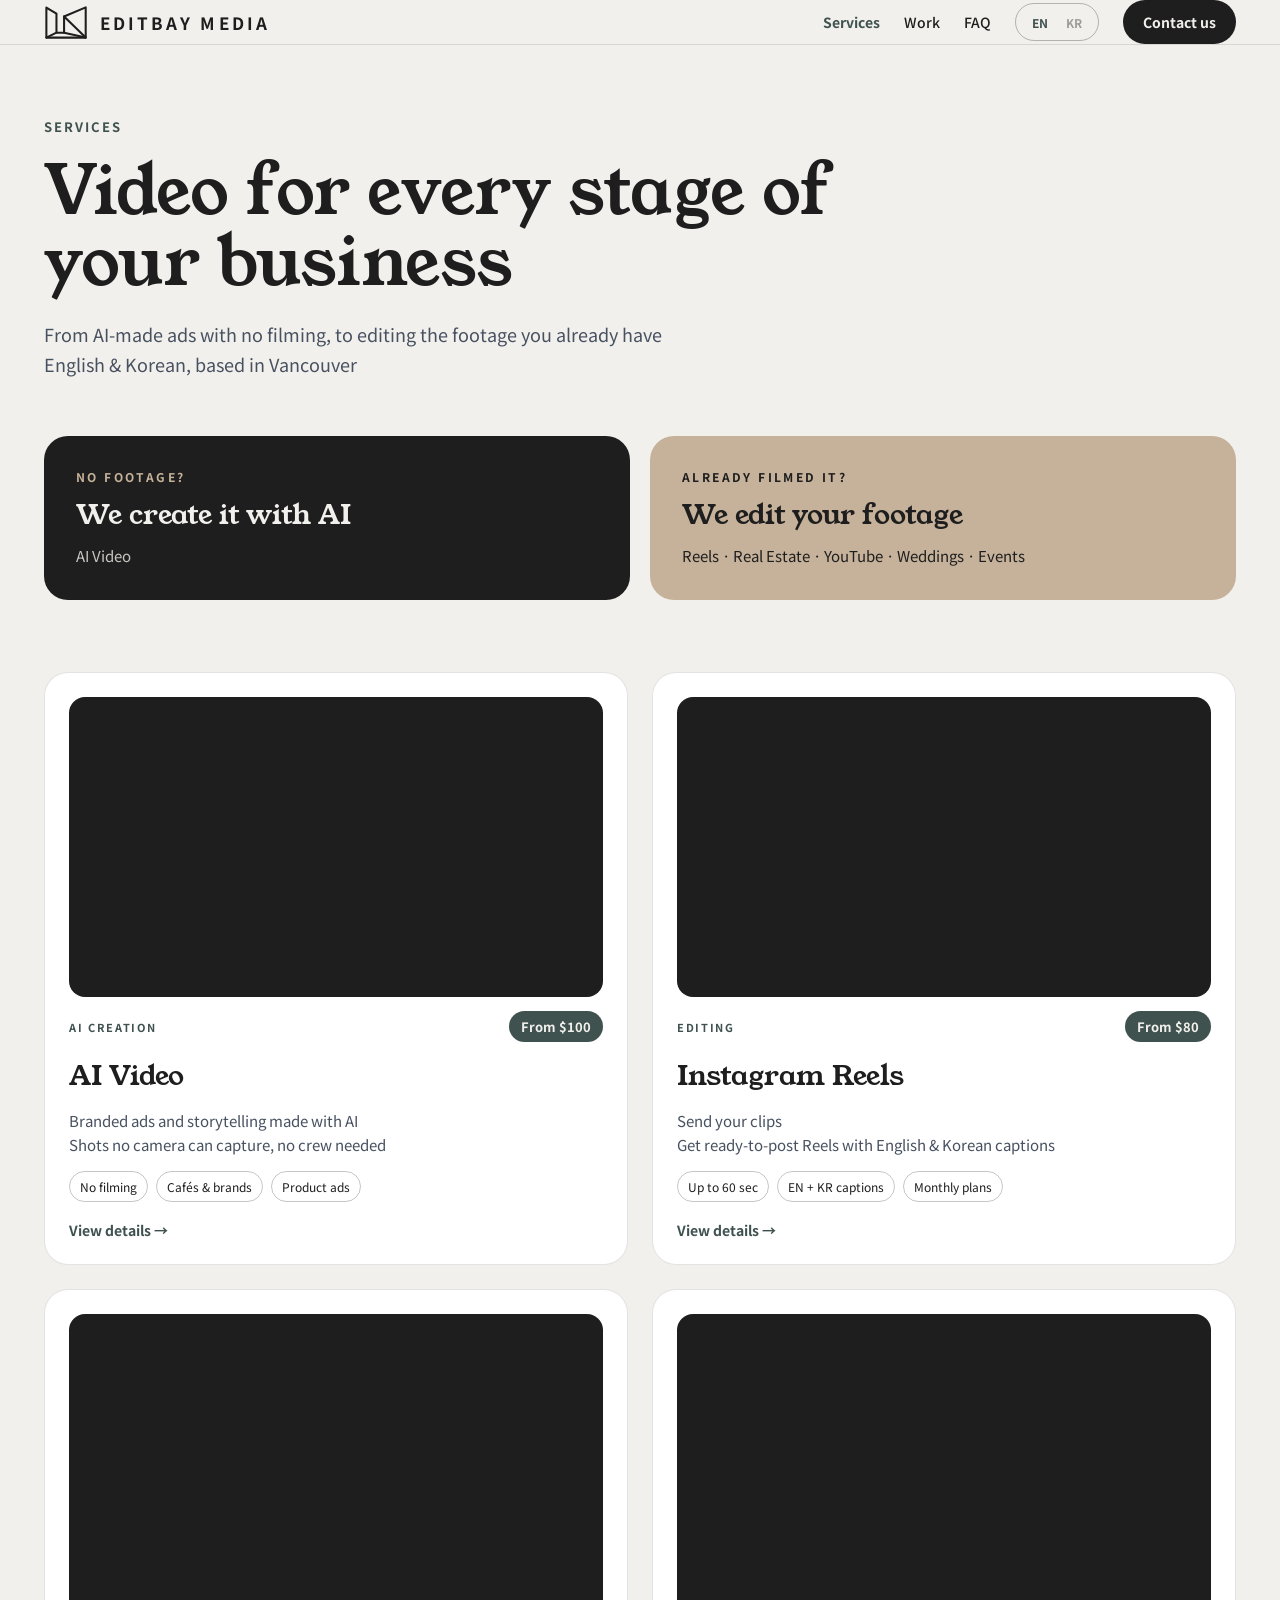
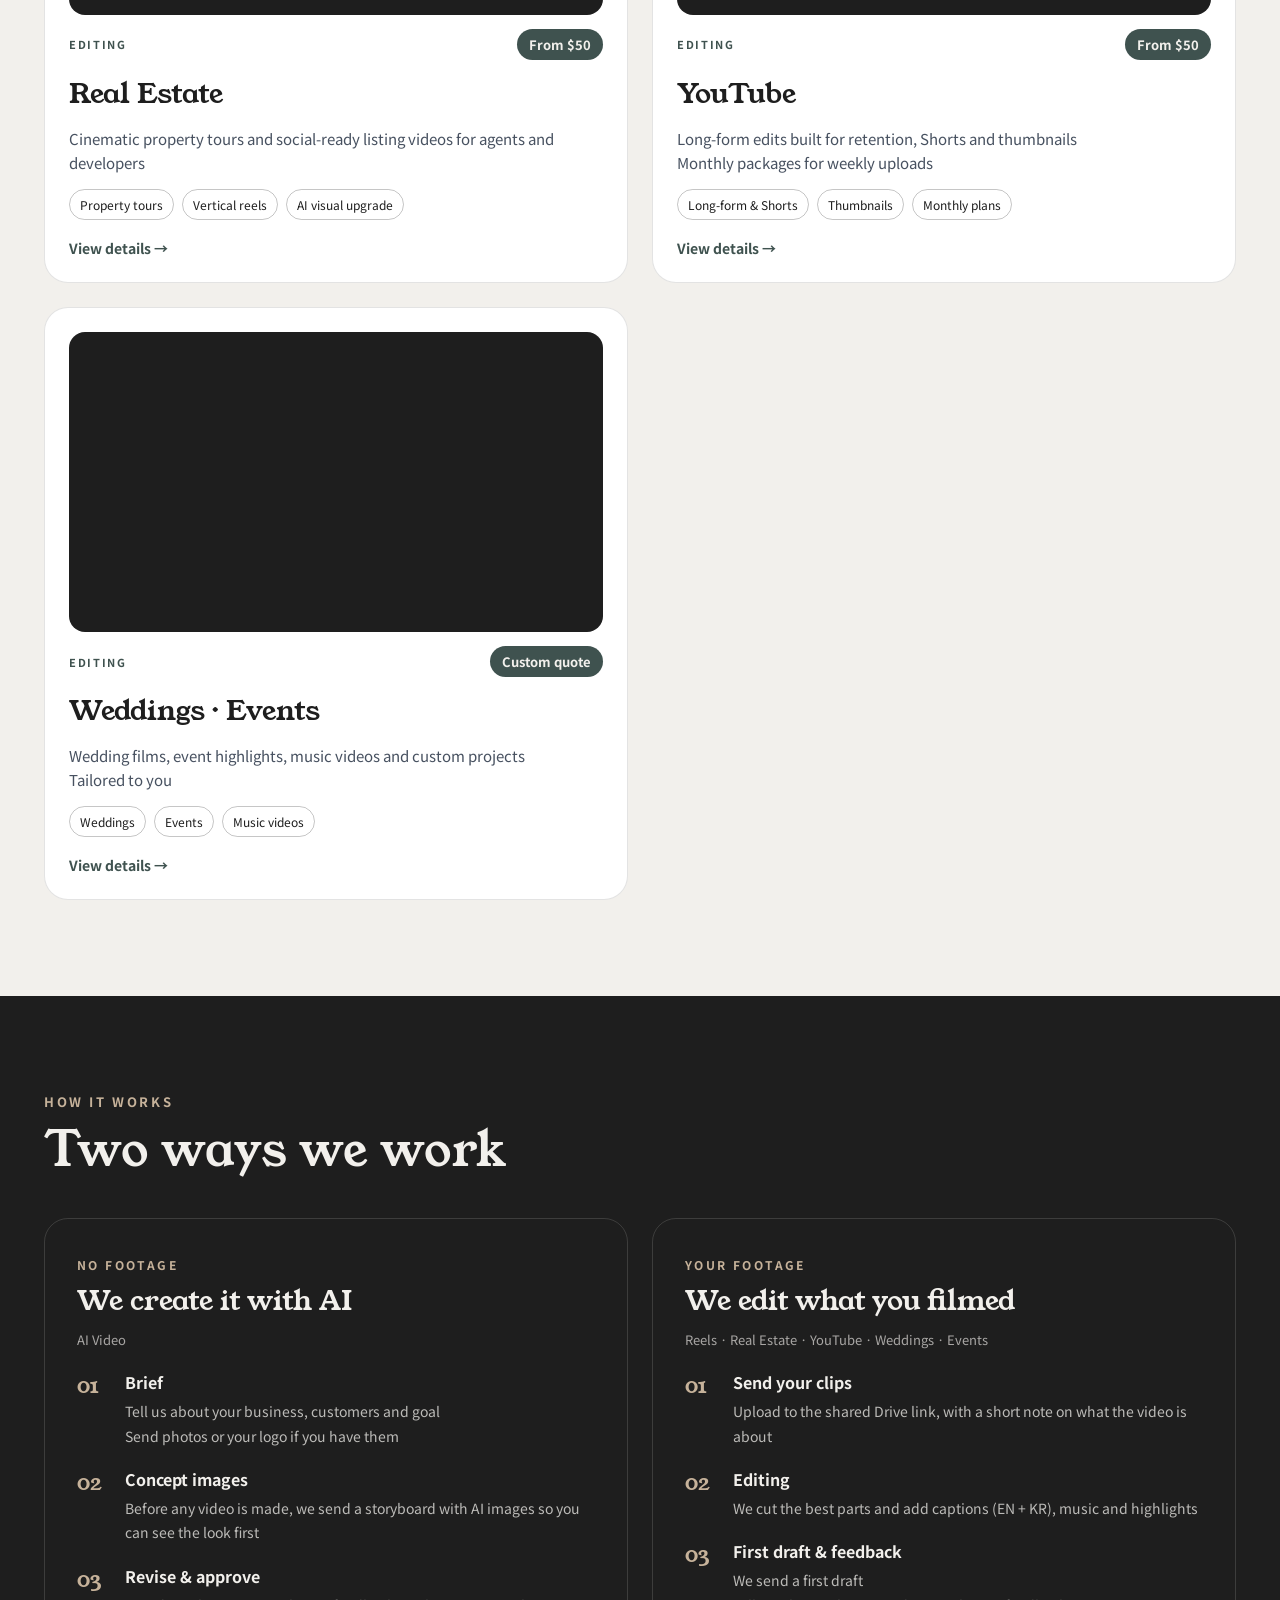
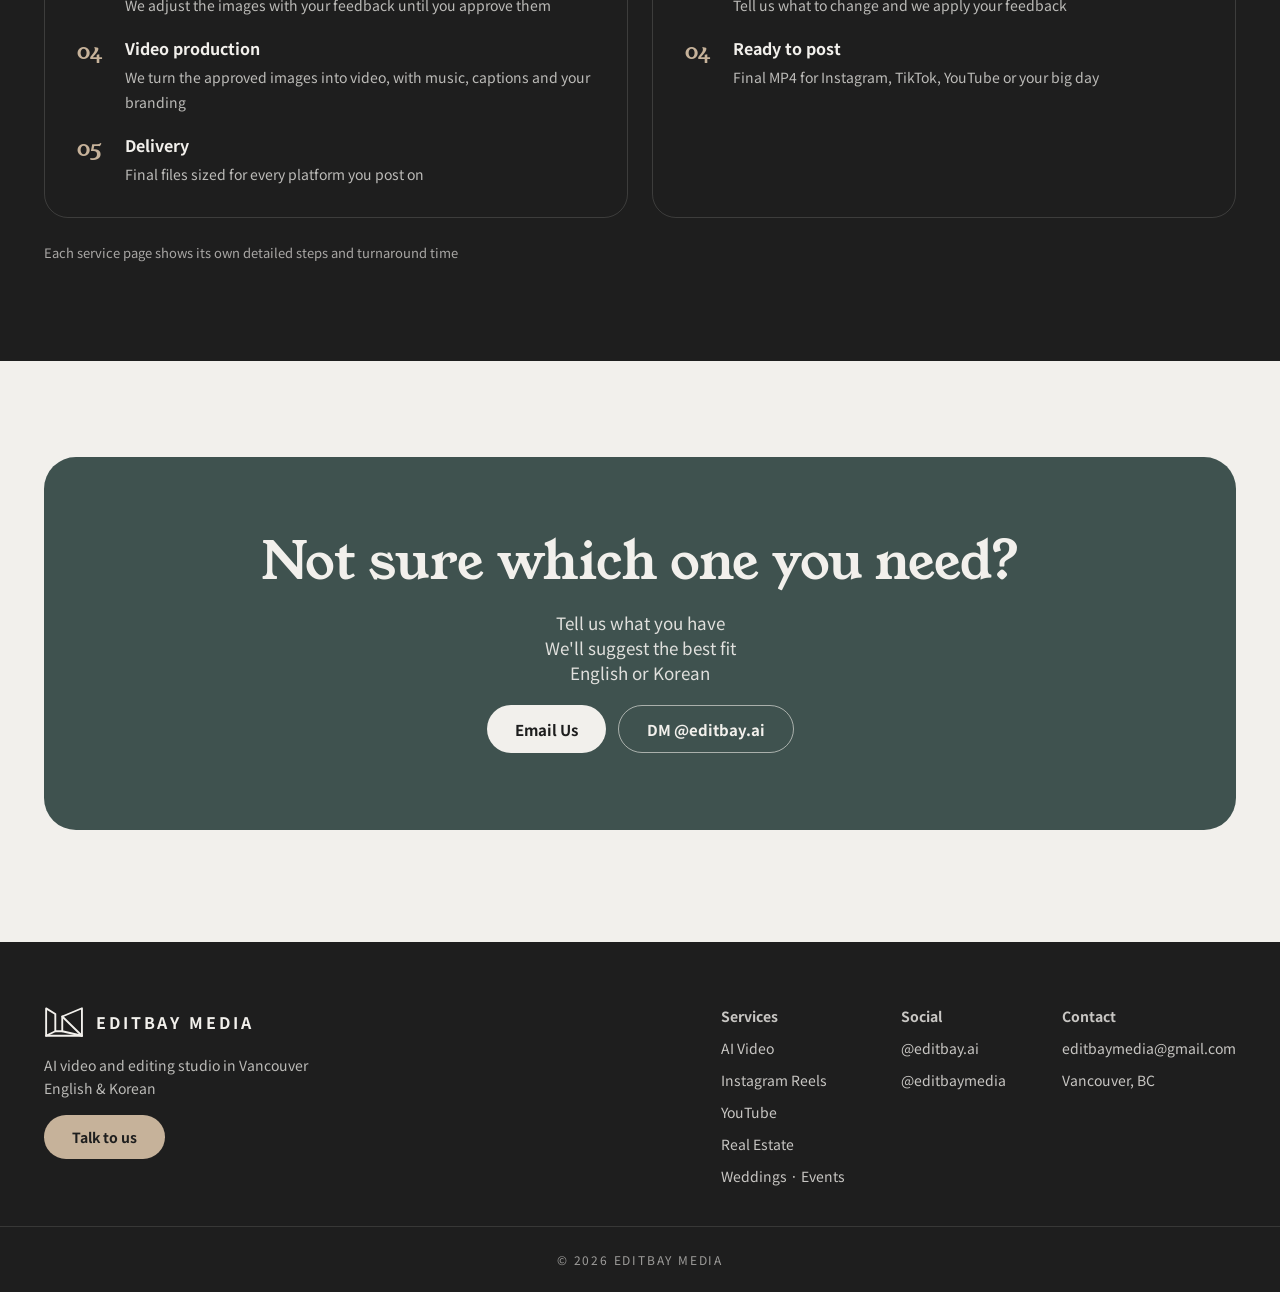
<file: services.html>
<!DOCTYPE html>
<html lang="en" class="en-mode">
<head>
<meta charset="UTF-8">
<meta name="viewport" content="width=device-width, initial-scale=1.0">
<title>Services | EditBay Media</title>
<meta name="description" content="AI video, Instagram Reels, real estate, YouTube, wedding and event video editing in Vancouver — English and Korean.">
<script>try{document.documentElement.className=(localStorage.getItem('editbay_lang')||'en')+'-mode'}catch(e){}</script>
<link rel="preconnect" href="https://fonts.googleapis.com">
<link rel="preconnect" href="https://fonts.gstatic.com" crossorigin>
<link rel="stylesheet" href="https://fonts.googleapis.com/css2?family=Young+Serif&family=Noto+Sans+KR:wght@400;500;700&display=swap">
<link rel="icon" href="favicon.ico" sizes="any">
<link rel="icon" type="image/svg+xml" href="favicon.svg">
<link rel="icon" type="image/png" sizes="32x32" href="favicon-32.png">
<link rel="icon" type="image/png" sizes="16x16" href="favicon-16.png">
<link rel="apple-touch-icon" href="apple-touch-icon.png">
<link rel="stylesheet" href="style.css">
</head>
<body>
<header>
  <nav class="wrap">
    <a href="/" class="logo" aria-label="EditBay Media home"><svg width="44" height="35" viewBox="180 245 640 510" fill="none" stroke="#1E1E1E" stroke-width="30" stroke-linejoin="round" stroke-linecap="round" aria-hidden="true"><polygon points="214,282 361,372 361,648 214,720"/><polygon points="472,412 787,280 787,720 472,648"/><line x1="472" y1="412" x2="787" y2="720"/><line x1="361" y1="648" x2="472" y2="648"/><line x1="214" y1="720" x2="787" y2="720"/></svg><span>EDITBAY MEDIA</span></a>
    <div class="nav-right">
      <div class="nav-links">
        <a href="/services" class="current"><span class="en-content">Services</span><span class="ko-content">서비스</span></a>
        <a href="/#work"><span class="en-content">Work</span><span class="ko-content">작업물</span></a>
        <a href="/#faq"><span class="en-content">FAQ</span><span class="ko-content">자주 묻는 질문</span></a>
      </div>
      <div class="lang">
        <button type="button" id="btn-en" class="active" onclick="changeLang('en')">EN</button>
        <button type="button" id="btn-ko" onclick="changeLang('ko')">KR</button>
      </div>
      <a href="/contact" class="btn btn-ink" style="min-height:44px;padding:0 20px;font-size:14px"><span class="en-content">Contact us</span><span class="ko-content">문의하기</span></a>
    </div>
  </nav>
</header>
<section class="wrap page-hero">
  <a href="/services" class="crumb"><span class="en-content">Services</span><span class="ko-content">서비스</span></a>
  <h1><span class="en-content">Video for every stage of your business</span><span class="ko-content">비즈니스의 모든 단계를 위한 영상</span></h1>
  <p><span class="en-content">From AI-made ads with no filming, to editing the footage you already have<br>English &amp; Korean, based in Vancouver</span><span class="ko-content">촬영 없이 만드는 AI 광고부터, 이미 찍어둔 영상 편집까지<br>밴쿠버에서 한국어·영어로 진행해요</span></p>
  
</section>

<section class="wrap" style="padding-bottom:72px">
  <div class="ways">
    <div class="way" style="background:var(--ink);color:var(--sand)"><b style="color:var(--tan)"><span class="en-content">NO FOOTAGE?</span><span class="ko-content">영상이 없나요?</span></b><strong><span class="en-content">We create it with AI</span><span class="ko-content">AI로 만들어 드려요</span></strong><span style="color:rgba(242,240,236,.8)"><span class="en-content">AI Video</span><span class="ko-content">AI 영상 제작</span></span></div>
    <div class="way" style="background:var(--tan);color:var(--ink)"><b><span class="en-content">ALREADY FILMED IT?</span><span class="ko-content">이미 찍어두셨나요?</span></b><strong><span class="en-content">We edit your footage</span><span class="ko-content">편집해 드려요</span></strong><span><span class="en-content">Reels · Real Estate · YouTube · Weddings · Events</span><span class="ko-content">릴스 · 부동산 · 유튜브 · 웨딩 · 이벤트</span></span></div>
  </div>
</section>
<section class="wrap" style="padding-bottom:96px"><div class="svc-grid"><div class="svc" style="cursor:pointer" onclick="if(!event.target.closest('a'))location.href='/ai-video'"><div class="f16"><iframe src="https://player.vimeo.com/video/1236483646?title=0&byline=0&portrait=0&badge=0&dnt=1" title="AI Video" loading="lazy" allow="autoplay; fullscreen; picture-in-picture" allowfullscreen></iframe></div>
      <div class="svc-top"><b><span class="en-content">AI CREATION</span><span class="ko-content">AI 제작</span></b><span class="pill"><span class="en-content">From $100</span><span class="ko-content">$100부터</span></span></div>
      <h3><span class="en-content">AI Video</span><span class="ko-content">AI 영상 제작</span></h3><p><span class="en-content">Branded ads and storytelling made with AI<br>Shots no camera can capture, no crew needed</span><span class="ko-content">AI로 만드는 브랜드 광고와 스토리텔링<br>카메라로 못 찍는 장면도, 촬영팀 없이</span></p><div class="tags"><span><span class="en-content">No filming</span><span class="ko-content">촬영 없음</span></span><span><span class="en-content">Cafés &amp; brands</span><span class="ko-content">카페 · 브랜드</span></span><span><span class="en-content">Product ads</span><span class="ko-content">제품 광고</span></span></div>
      <a href="/ai-video" class="go"><span class="en-content">View details →</span><span class="ko-content">자세히 보기 →</span></a></div><div class="svc" style="cursor:pointer" onclick="if(!event.target.closest('a'))location.href='/instagramreels'"><div class="f16"><iframe src="https://player.vimeo.com/video/1236487899?title=0&byline=0&portrait=0&badge=0&dnt=1" title="Instagram Reels" loading="lazy" allow="autoplay; fullscreen; picture-in-picture" allowfullscreen></iframe></div>
      <div class="svc-top"><b><span class="en-content">EDITING</span><span class="ko-content">편집</span></b><span class="pill"><span class="en-content">From $80</span><span class="ko-content">$80부터</span></span></div>
      <h3><span class="en-content">Instagram Reels</span><span class="ko-content">인스타그램 릴스</span></h3><p><span class="en-content">Send your clips<br>Get ready-to-post Reels with English &amp; Korean captions</span><span class="ko-content">영상만 보내주세요<br>한국어·영어 자막까지 넣어 바로 올릴 수 있는 릴스로</span></p><div class="tags"><span><span class="en-content">Up to 60 sec</span><span class="ko-content">60초 이하</span></span><span><span class="en-content">EN + KR captions</span><span class="ko-content">한·영 자막</span></span><span><span class="en-content">Monthly plans</span><span class="ko-content">월간 플랜</span></span></div>
      <a href="/instagramreels" class="go"><span class="en-content">View details →</span><span class="ko-content">자세히 보기 →</span></a></div><div class="svc" style="cursor:pointer" onclick="if(!event.target.closest('a'))location.href='/real-estate'"><div class="f16"><iframe src="https://player.vimeo.com/video/1236477081?title=0&byline=0&portrait=0&badge=0&dnt=1" title="Real Estate" loading="lazy" allow="autoplay; fullscreen; picture-in-picture" allowfullscreen></iframe></div>
      <div class="svc-top"><b><span class="en-content">EDITING</span><span class="ko-content">편집</span></b><span class="pill"><span class="en-content">From $50</span><span class="ko-content">$50부터</span></span></div>
      <h3><span class="en-content">Real Estate</span><span class="ko-content">부동산 영상</span></h3><p><span class="en-content">Cinematic property tours and social-ready listing videos for agents and developers</span><span class="ko-content">에이전트와 개발사를 위한 시네마틱 매물 투어와 SNS용 매물 영상</span></p><div class="tags"><span><span class="en-content">Property tours</span><span class="ko-content">매물 투어</span></span><span><span class="en-content">Vertical reels</span><span class="ko-content">세로형 릴스</span></span><span><span class="en-content">AI visual upgrade</span><span class="ko-content">AI 비주얼 업그레이드</span></span></div>
      <a href="/real-estate" class="go"><span class="en-content">View details →</span><span class="ko-content">자세히 보기 →</span></a></div><div class="svc" style="cursor:pointer" onclick="if(!event.target.closest('a'))location.href='/youtube'"><div class="f16"><iframe src="https://www.youtube.com/embed/anOqaENnlqM" title="YouTube" loading="lazy" allowfullscreen></iframe></div>
      <div class="svc-top"><b><span class="en-content">EDITING</span><span class="ko-content">편집</span></b><span class="pill"><span class="en-content">From $50</span><span class="ko-content">$50부터</span></span></div>
      <h3><span class="en-content">YouTube</span><span class="ko-content">유튜브</span></h3><p><span class="en-content">Long-form edits built for retention, Shorts and thumbnails<br>Monthly packages for weekly uploads</span><span class="ko-content">완주율을 높이는 롱폼 편집, 쇼츠, 썸네일까지<br>매주 업로드하는 채널을 위한 월간 패키지</span></p><div class="tags"><span><span class="en-content">Long-form &amp; Shorts</span><span class="ko-content">롱폼 · 쇼츠</span></span><span><span class="en-content">Thumbnails</span><span class="ko-content">썸네일</span></span><span><span class="en-content">Monthly plans</span><span class="ko-content">월간 플랜</span></span></div>
      <a href="/youtube" class="go"><span class="en-content">View details →</span><span class="ko-content">자세히 보기 →</span></a></div><div class="svc" style="cursor:pointer" onclick="if(!event.target.closest('a'))location.href='/custom'"><div class="f16"><iframe src="https://player.vimeo.com/video/1246961503?title=0&byline=0&portrait=0&badge=0&dnt=1" title="Weddings and Events" loading="lazy" allow="autoplay; fullscreen; picture-in-picture" allowfullscreen></iframe></div>
      <div class="svc-top"><b><span class="en-content">EDITING</span><span class="ko-content">편집</span></b><span class="pill"><span class="en-content">Custom quote</span><span class="ko-content">맞춤 견적</span></span></div>
      <h3><span class="en-content">Weddings · Events</span><span class="ko-content">웨딩 · 이벤트</span></h3><p><span class="en-content">Wedding films, event highlights, music videos and custom projects<br>Tailored to you</span><span class="ko-content">웨딩 영상, 이벤트 하이라이트, 뮤직비디오까지 맞춤 제작</span></p><div class="tags"><span><span class="en-content">Weddings</span><span class="ko-content">웨딩</span></span><span><span class="en-content">Events</span><span class="ko-content">이벤트</span></span><span><span class="en-content">Music videos</span><span class="ko-content">뮤직비디오</span></span></div>
      <a href="/custom" class="go"><span class="en-content">View details →</span><span class="ko-content">자세히 보기 →</span></a></div></div></section>
<section class="dark on-dark">
  <div class="wrap">
    <div class="sec-left"><span class="eyebrow"><span class="en-content">How it works</span><span class="ko-content">진행 방식</span></span><h2 class="h2"><span class="en-content">Two ways we work</span><span class="ko-content">두 가지 진행 방식</span></h2></div>
    <div class="tracks">
      <div class="track"><div class="track-head"><b><span class="en-content">NO FOOTAGE</span><span class="ko-content">영상 없음</span></b><strong><span class="en-content">We create it with AI</span><span class="ko-content">AI로 만들어요</span></strong><span><span class="en-content">AI Video</span><span class="ko-content">AI 영상 제작</span></span></div><div class="tstep"><em>01</em><div><strong><span class="en-content">Brief</span><span class="ko-content">브리프</span></strong><span><span class="en-content">Tell us about your business, customers and goal<br>Send photos or your logo if you have them</span><span class="ko-content">비즈니스, 고객, 목표를 알려주세요<br>사진이나 로고가 있다면 함께 보내주세요</span></span></div></div><div class="tstep"><em>02</em><div><strong><span class="en-content">Concept images</span><span class="ko-content">컨셉 이미지 확인</span></strong><span><span class="en-content">Before any video is made, we send a storyboard with AI images so you can see the look first</span><span class="ko-content">영상을 만들기 전에 스토리보드와 AI 이미지를 먼저 보내드려요<br>분위기를 미리 확인하세요</span></span></div></div><div class="tstep"><em>03</em><div><strong><span class="en-content">Revise &amp; approve</span><span class="ko-content">수정 · 확정</span></strong><span><span class="en-content">We adjust the images with your feedback until you approve them</span><span class="ko-content">피드백을 반영해 이미지를 다듬고, 확정되면 다음 단계로 넘어가요</span></span></div></div><div class="tstep"><em>04</em><div><strong><span class="en-content">Video production</span><span class="ko-content">영상 제작</span></strong><span><span class="en-content">We turn the approved images into video, with music, captions and your branding</span><span class="ko-content">확정된 이미지로 영상을 만들고 음악, 자막, 브랜딩을 넣어요</span></span></div></div><div class="tstep"><em>05</em><div><strong><span class="en-content">Delivery</span><span class="ko-content">납품</span></strong><span><span class="en-content">Final files sized for every platform you post on</span><span class="ko-content">올리실 플랫폼에 맞는 최종 파일을 드려요</span></span></div></div></div>
      <div class="track"><div class="track-head"><b><span class="en-content">YOUR FOOTAGE</span><span class="ko-content">찍어둔 영상</span></b><strong><span class="en-content">We edit what you filmed</span><span class="ko-content">찍은 영상을 편집해요</span></strong><span><span class="en-content">Reels · Real Estate · YouTube · Weddings · Events</span><span class="ko-content">릴스 · 부동산 · 유튜브 · 웨딩 · 이벤트</span></span></div><div class="tstep"><em>01</em><div><strong><span class="en-content">Send your clips</span><span class="ko-content">영상 보내기</span></strong><span><span class="en-content">Upload to the shared Drive link, with a short note on what the video is about</span><span class="ko-content">공유 드라이브 링크에 영상을 올리고, 어떤 영상인지 짧게 메모해 주세요</span></span></div></div><div class="tstep"><em>02</em><div><strong><span class="en-content">Editing</span><span class="ko-content">편집</span></strong><span><span class="en-content">We cut the best parts and add captions (EN + KR), music and highlights</span><span class="ko-content">좋은 부분을 골라 자르고 자막(한·영), 음악, 강조 문구를 넣어요</span></span></div></div><div class="tstep"><em>03</em><div><strong><span class="en-content">First draft &amp; feedback</span><span class="ko-content">초안 · 피드백</span></strong><span><span class="en-content">We send a first draft<br>Tell us what to change and we apply your feedback</span><span class="ko-content">1차 초안을 보내드려요<br>바꿀 부분을 알려주시면 피드백을 반영해요</span></span></div></div><div class="tstep"><em>04</em><div><strong><span class="en-content">Ready to post</span><span class="ko-content">업로드 준비 완료</span></strong><span><span class="en-content">Final MP4 for Instagram, TikTok, YouTube or your big day</span><span class="ko-content">인스타, 틱톡, 유튜브용 최종 MP4를 드려요</span></span></div></div></div>
    </div>
    <p class="note" style="margin-top:24px"><span class="en-content">Each service page shows its own detailed steps and turnaround time</span><span class="ko-content">각 서비스 페이지에서 자세한 단계와 작업 기간을 확인하실 수 있어요</span></p>
  </div>
</section>
<section class="wrap" style="padding-top:96px">
  <div class="cta-simple">
    <h2><span class="en-content">Not sure which one you need?</span><span class="ko-content">어떤 서비스가 맞는지 모르겠다면?</span></h2>
    <p><span class="en-content">Tell us what you have<br>We'll suggest the best fit<br>English or Korean</span><span class="ko-content">가지고 계신 걸 알려주세요<br>가장 잘 맞는 방법을 추천해 드릴게요<br>한국어·영어 모두 OK</span></p>
    <div class="hero-btns">
      <a href="mailto:editbaymedia@gmail.com" class="btn btn-sand"><span class="en-content">Email Us</span><span class="ko-content">이메일 보내기</span></a>
      <a href="https://instagram.com/editbay.ai" class="btn btn-line-light">DM @editbay.ai</a>
    </div>
  </div>
</section>
<footer>
  <div class="wrap foot">
    <div class="foot-brand">
      <div class="logo"><svg width="40" height="32" viewBox="180 245 640 510" fill="none" stroke="#F2F0EC" stroke-width="30" stroke-linejoin="round" stroke-linecap="round" aria-hidden="true"><polygon points="214,282 361,372 361,648 214,720"/><polygon points="472,412 787,280 787,720 472,648"/><line x1="472" y1="412" x2="787" y2="720"/><line x1="361" y1="648" x2="472" y2="648"/><line x1="214" y1="720" x2="787" y2="720"/></svg><span style="font-size:16px">EDITBAY MEDIA</span></div>
      <p><span class="en-content">AI video and editing studio in Vancouver<br>English &amp; Korean</span><span class="ko-content">밴쿠버의 AI 영상·편집 스튜디오<br>한국어·영어 상담</span></p>
      <a href="mailto:editbaymedia@gmail.com" class="btn" style="align-self:flex-start;background:var(--tan);color:var(--ink);min-height:44px;font-size:14px"><span class="en-content">Talk to us</span><span class="ko-content">이메일 보내기</span></a>
    </div>
    <div class="foot-cols">
      <div class="foot-col">
        <b><span class="en-content">Services</span><span class="ko-content">서비스</span></b>
        <a href="/ai-video"><span class="en-content">AI Video</span><span class="ko-content">AI 영상</span></a>
        <a href="/instagramreels"><span class="en-content">Instagram Reels</span><span class="ko-content">인스타그램 릴스</span></a>
        <a href="/youtube"><span class="en-content">YouTube</span><span class="ko-content">유튜브</span></a>
        <a href="/real-estate"><span class="en-content">Real Estate</span><span class="ko-content">부동산</span></a>
        <a href="/custom"><span class="en-content">Weddings · Events</span><span class="ko-content">웨딩 · 이벤트</span></a>
      </div>
      <div class="foot-col">
        <b><span class="en-content">Social</span><span class="ko-content">소셜</span></b>
        <a href="https://instagram.com/editbay.ai">@editbay.ai</a>
        <a href="https://instagram.com/editbaymedia">@editbaymedia</a>
      </div>
      <div class="foot-col">
        <b><span class="en-content">Contact</span><span class="ko-content">연락처</span></b>
        <a href="mailto:editbaymedia@gmail.com">editbaymedia@gmail.com</a>
        <span>Vancouver, BC</span>
      </div>
    </div>
  </div>
  <div class="copy">© 2026 EDITBAY MEDIA</div>
</footer>
<script src="lang.js"></script>
</body>
</html>
</file>
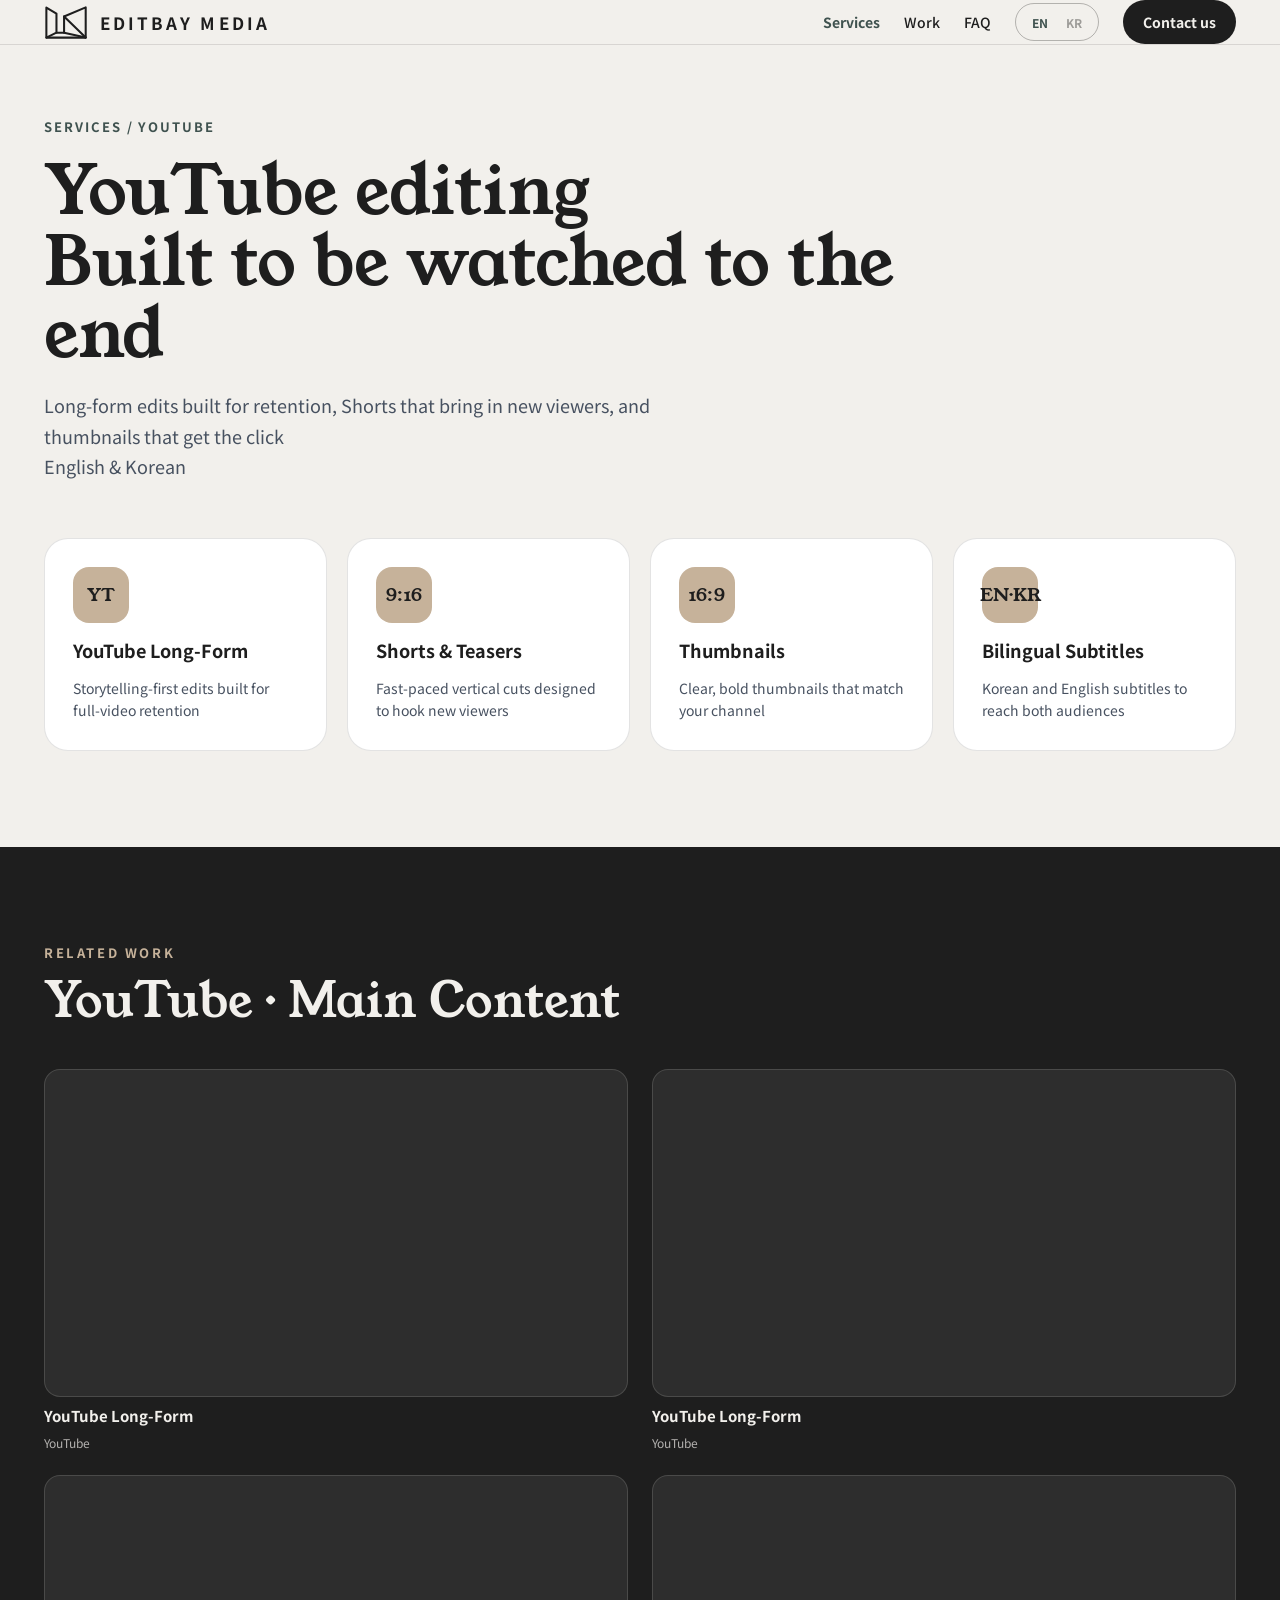
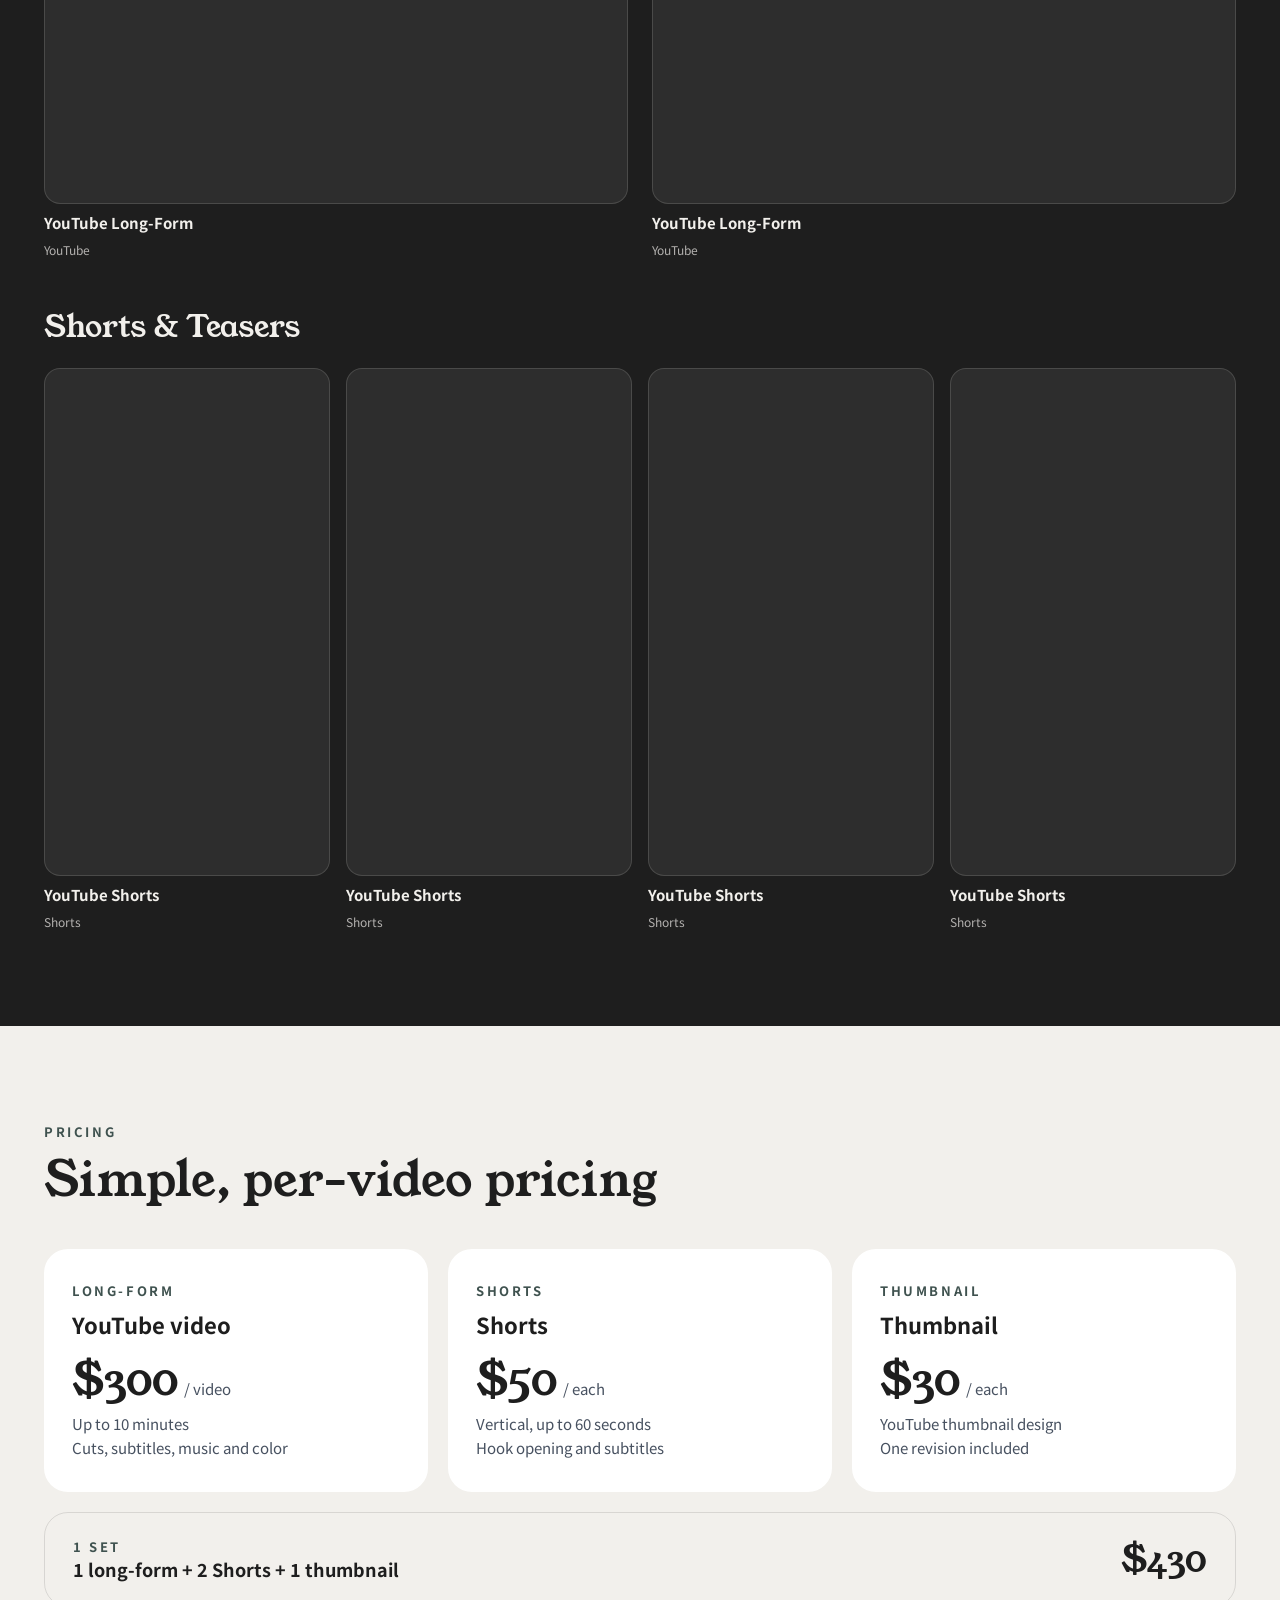
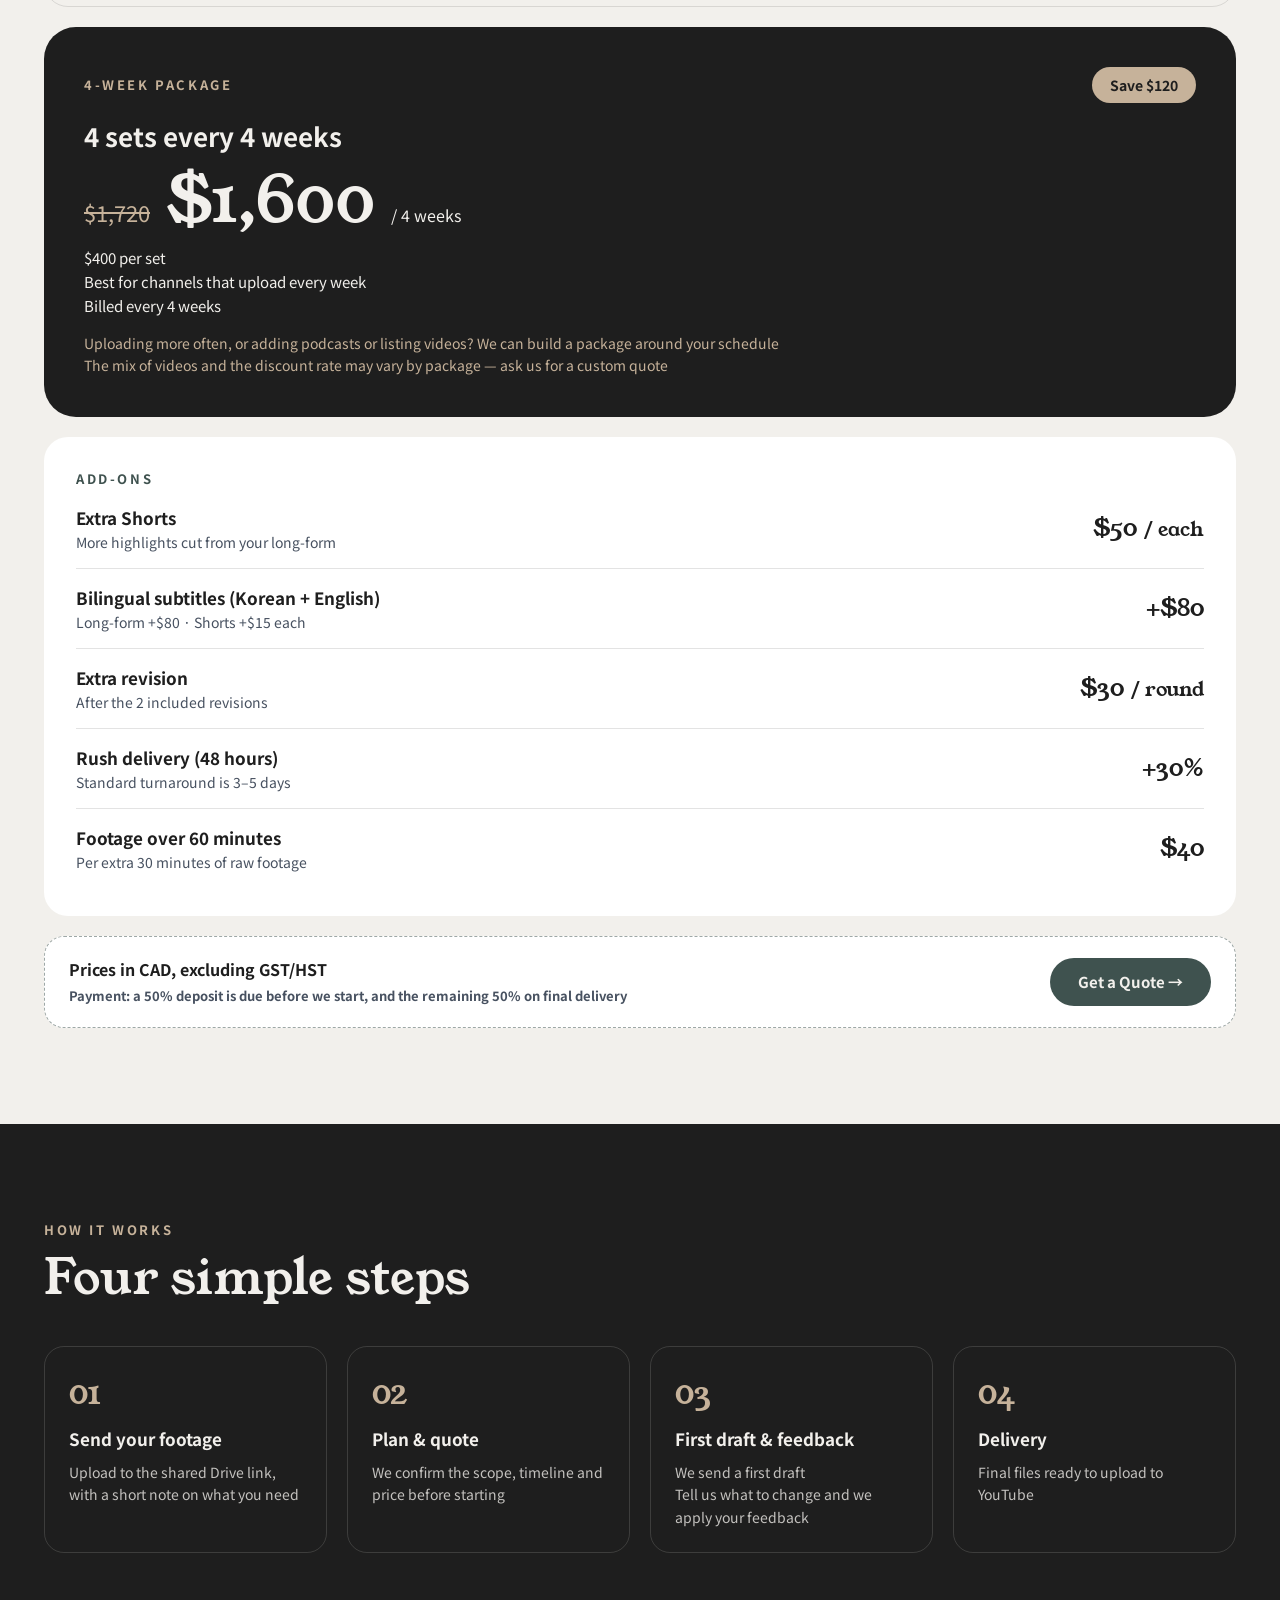
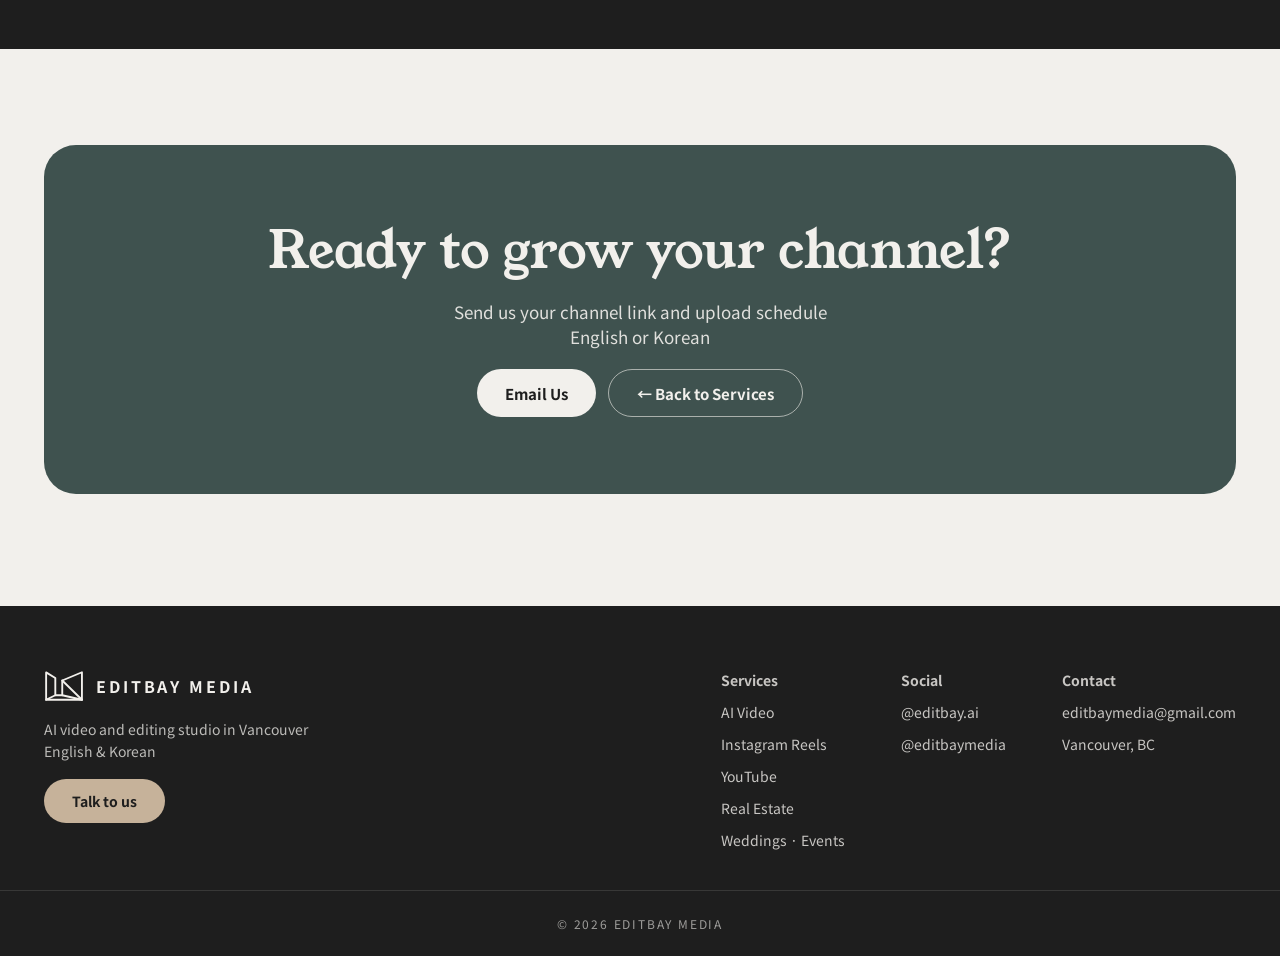
<file: youtube.html>
<!DOCTYPE html>
<html lang="en" class="en-mode">
<head>
<meta charset="UTF-8">
<meta name="viewport" content="width=device-width, initial-scale=1.0">
<title>YouTube Editing | EditBay Media</title>
<meta name="description" content="YouTube long-form editing, Shorts and thumbnails in Vancouver — simple per-video pricing and 4-week packages, English and Korean.">
<script>try{document.documentElement.className=(localStorage.getItem('editbay_lang')||'en')+'-mode'}catch(e){}</script>
<link rel="preconnect" href="https://fonts.googleapis.com">
<link rel="preconnect" href="https://fonts.gstatic.com" crossorigin>
<link rel="stylesheet" href="https://fonts.googleapis.com/css2?family=Young+Serif&family=Noto+Sans+KR:wght@400;500;700&display=swap">
<link rel="icon" href="favicon.ico" sizes="any">
<link rel="icon" type="image/svg+xml" href="favicon.svg">
<link rel="icon" type="image/png" sizes="32x32" href="favicon-32.png">
<link rel="icon" type="image/png" sizes="16x16" href="favicon-16.png">
<link rel="apple-touch-icon" href="apple-touch-icon.png">
<link rel="stylesheet" href="style.css">
<style>
/* YouTube pricing — scoped to this page */
.yt-price-grid{display:grid;grid-template-columns:repeat(3,minmax(0,1fr));gap:20px}
.yt-price{background:var(--white,#fff);border-radius:24px;padding:32px 28px;display:flex;flex-direction:column;gap:8px}
.yt-price .yt-label{font-size:13px;font-weight:700;letter-spacing:.2em;text-transform:uppercase;color:var(--teal,#3F524F)}
.yt-price h3{margin:0;font-size:22px}
.yt-amount{font-family:'Young Serif',Georgia,serif;font-size:44px;line-height:1.1;margin-top:8px}
.yt-amount small{font-family:'Noto Sans KR',sans-serif;font-size:15px;color:var(--navy,#475160);margin-left:6px}
.yt-price p{margin:0;font-size:15px;line-height:1.6;color:var(--navy,#475160)}
.yt-set{margin-top:20px;border:1px solid rgba(30,30,30,.12);border-radius:24px;padding:24px 28px;display:flex;align-items:center;justify-content:space-between;gap:20px;flex-wrap:wrap}
.yt-set strong{font-size:18px}
.yt-set .yt-amount{margin:0;font-size:36px}
.yt-pkg{margin-top:20px;background:var(--ink,#1E1E1E);color:var(--sand,#F2F0EC);border-radius:32px;padding:40px;display:flex;flex-direction:column;gap:14px}
.yt-pkg .yt-label{font-size:13px;font-weight:700;letter-spacing:.2em;text-transform:uppercase;color:var(--tan,#C6B29A)}
.yt-pkg-top{display:flex;align-items:center;justify-content:space-between;gap:16px;flex-wrap:wrap}
.yt-badge{background:var(--tan,#C6B29A);color:var(--ink,#1E1E1E);border-radius:999px;padding:8px 18px;font-size:14px;font-weight:700}
.yt-pkg h3{margin:0;font-size:26px}
.yt-pkg-price{display:flex;align-items:baseline;gap:16px;flex-wrap:wrap}
.yt-pkg-price s{font-size:22px;color:var(--tan,#C6B29A)}
.yt-pkg-price b{font-family:'Young Serif',Georgia,serif;font-weight:400;font-size:64px;line-height:1}
.yt-pkg p{margin:0;font-size:15px;line-height:1.6}
.yt-addons{margin-top:20px;background:var(--white,#fff);border-radius:24px;padding:28px 32px}
.yt-addons .yt-label{font-size:13px;font-weight:700;letter-spacing:.2em;text-transform:uppercase;color:var(--teal,#3F524F)}
.yt-row{display:flex;align-items:center;justify-content:space-between;gap:20px;padding:16px 0;border-bottom:1px solid rgba(30,30,30,.12)}
.yt-row:last-child{border-bottom:0}
.yt-row strong{display:block;font-size:17px}
.yt-row span.yt-sub{display:block;font-size:14px;color:var(--navy,#475160);margin-top:2px}
.yt-row .yt-val{font-family:'Young Serif',Georgia,serif;font-size:24px;white-space:nowrap}
.yt-notes{margin-top:20px}
@media (max-width:820px){.yt-price-grid{grid-template-columns:1fr}.yt-pkg{padding:28px 24px}.yt-pkg-price b{font-size:48px}.yt-addons{padding:20px}}
</style>
</head>
<body>
<header>
  <nav class="wrap">
    <a href="index.html" class="logo" aria-label="EditBay Media home"><svg width="44" height="35" viewBox="180 245 640 510" fill="none" stroke="#1E1E1E" stroke-width="30" stroke-linejoin="round" stroke-linecap="round" aria-hidden="true"><polygon points="214,282 361,372 361,648 214,720"/><polygon points="472,412 787,280 787,720 472,648"/><line x1="472" y1="412" x2="787" y2="720"/><line x1="361" y1="648" x2="472" y2="648"/><line x1="214" y1="720" x2="787" y2="720"/></svg><span>EDITBAY MEDIA</span></a>
    <div class="nav-right">
      <div class="nav-links">
        <a href="services.html" class="current"><span class="en-content">Services</span><span class="ko-content">서비스</span></a>
        <a href="index.html#work"><span class="en-content">Work</span><span class="ko-content">작업물</span></a>
        <a href="index.html#faq"><span class="en-content">FAQ</span><span class="ko-content">자주 묻는 질문</span></a>
      </div>
      <div class="lang">
        <button type="button" id="btn-en" class="active" onclick="changeLang('en')">EN</button>
        <button type="button" id="btn-ko" onclick="changeLang('ko')">KR</button>
      </div>
      <a href="contact.html" class="btn btn-ink" style="min-height:44px;padding:0 20px;font-size:14px"><span class="en-content">Contact us</span><span class="ko-content">문의하기</span></a>
    </div>
  </nav>
</header>
<section class="wrap page-hero">
  <a href="services.html" class="crumb"><span class="en-content">Services / YouTube</span><span class="ko-content">서비스 / 유튜브</span></a>
  <h1><span class="en-content">YouTube editing<br>Built to be watched to the end</span><span class="ko-content">유튜브 편집<br>끝까지 보게 만드는 영상</span></h1>
  <p><span class="en-content">Long-form edits built for retention, Shorts that bring in new viewers, and thumbnails that get the click<br>English &amp; Korean</span><span class="ko-content">완주율을 높이는 롱폼 편집, 새 시청자를 끌어오는 쇼츠, 클릭을 부르는 썸네일까지<br>한국어 · 영어 모두 가능</span></p>
</section>

<section class="wrap" style="padding-bottom:96px">
  <div class="focus">
    <div class="card"><span class="icon-box">YT</span><h3><span class="en-content">YouTube Long-Form</span><span class="ko-content">유튜브 롱폼</span></h3><p><span class="en-content">Storytelling-first edits built for full-video retention</span><span class="ko-content">완주율을 높이는 스토리텔링 중심 편집</span></p></div>
    <div class="card"><span class="icon-box">9:16</span><h3><span class="en-content">Shorts &amp; Teasers</span><span class="ko-content">쇼츠 · 티저</span></h3><p><span class="en-content">Fast-paced vertical cuts designed to hook new viewers</span><span class="ko-content">새 시청자를 끌어오는 빠른 세로형 편집</span></p></div>
    <div class="card"><span class="icon-box">16:9</span><h3><span class="en-content">Thumbnails</span><span class="ko-content">썸네일</span></h3><p><span class="en-content">Clear, bold thumbnails that match your channel</span><span class="ko-content">채널 분위기에 맞춘 눈에 띄는 썸네일</span></p></div>
    <div class="card"><span class="icon-box">EN·KR</span><h3><span class="en-content">Bilingual Subtitles</span><span class="ko-content">2중 자막</span></h3><p><span class="en-content">Korean and English subtitles to reach both audiences</span><span class="ko-content">한국어 · 영어 자막으로 두 시청층 모두 공략</span></p></div>
  </div>
</section>

<section class="dark on-dark">
  <div class="wrap">
    <div class="sec-left"><span class="eyebrow"><span class="en-content">Related work</span><span class="ko-content">관련 작업물</span></span><h2 class="h2"><span class="en-content">YouTube · Main Content</span><span class="ko-content">유튜브 · 메인 콘텐츠</span></h2></div>
    <div class="vgrid-h"><div class="vitem"><div class="f16"><iframe src="https://www.youtube.com/embed/Q3PCwfny75s" title="YouTube Long-Form" loading="lazy" allowfullscreen></iframe></div><strong>YouTube Long-Form</strong><small><span class="en-content">YouTube</span><span class="ko-content">유튜브</span></small></div><div class="vitem"><div class="f16"><iframe src="https://www.youtube.com/embed/mXVJkNd7T5Q" title="YouTube Long-Form" loading="lazy" allowfullscreen></iframe></div><strong>YouTube Long-Form</strong><small><span class="en-content">YouTube</span><span class="ko-content">유튜브</span></small></div><div class="vitem"><div class="f16"><iframe src="https://www.youtube.com/embed/Z8KqD7cGh3k" title="YouTube Long-Form" loading="lazy" allowfullscreen></iframe></div><strong>YouTube Long-Form</strong><small><span class="en-content">YouTube</span><span class="ko-content">유튜브</span></small></div><div class="vitem"><div class="f16"><iframe src="https://www.youtube.com/embed/1Pqwyfi7Kko" title="YouTube Long-Form" loading="lazy" allowfullscreen></iframe></div><strong>YouTube Long-Form</strong><small><span class="en-content">YouTube</span><span class="ko-content">유튜브</span></small></div></div>
    <h3 class="sub-h"><span class="en-content">Shorts &amp; Teasers</span><span class="ko-content">쇼츠 · 티저</span></h3>
    <div class="vgrid-v cols-4"><div class="vitem"><div class="f9"><iframe src="https://www.youtube.com/embed/LXmRV18L5Xg" title="YouTube Shorts" loading="lazy" allowfullscreen></iframe></div><strong>YouTube Shorts</strong><small><span class="en-content">Shorts</span><span class="ko-content">쇼츠</span></small></div><div class="vitem"><div class="f9"><iframe src="https://www.youtube.com/embed/5cE5Qxs1BTY" title="YouTube Shorts" loading="lazy" allowfullscreen></iframe></div><strong>YouTube Shorts</strong><small><span class="en-content">Shorts</span><span class="ko-content">쇼츠</span></small></div><div class="vitem"><div class="f9"><iframe src="https://www.youtube.com/embed/U0OUmU7wSvk" title="YouTube Shorts" loading="lazy" allowfullscreen></iframe></div><strong>YouTube Shorts</strong><small><span class="en-content">Shorts</span><span class="ko-content">쇼츠</span></small></div><div class="vitem"><div class="f9"><iframe src="https://www.youtube.com/embed/wTkZV9NLCv0" title="YouTube Shorts" loading="lazy" allowfullscreen></iframe></div><strong>YouTube Shorts</strong><small><span class="en-content">Shorts</span><span class="ko-content">쇼츠</span></small></div></div>
  </div>
</section>

<section class="wrap" style="padding-top:96px;padding-bottom:96px" id="pricing">
  <div class="sec-left"><span class="eyebrow"><span class="en-content">Pricing</span><span class="ko-content">가격</span></span><h2 class="h2"><span class="en-content">Simple, per-video pricing</span><span class="ko-content">영상별 가격</span></h2></div>
  <div class="yt-price-grid">
    <div class="yt-price"><span class="yt-label">Long-form</span><h3><span class="en-content">YouTube video</span><span class="ko-content">롱폼 영상</span></h3><div class="yt-amount">$300<small><span class="en-content">/ video</span><span class="ko-content">/ 편</span></small></div><p><span class="en-content">Up to 10 minutes<br>Cuts, subtitles, music and color</span><span class="ko-content">10분 이내<br>컷 편집 · 자막 · 음악 · 색보정</span></p></div>
    <div class="yt-price"><span class="yt-label">Shorts</span><h3><span class="en-content">Shorts</span><span class="ko-content">쇼츠</span></h3><div class="yt-amount">$50<small><span class="en-content">/ each</span><span class="ko-content">/ 개</span></small></div><p><span class="en-content">Vertical, up to 60 seconds<br>Hook opening and subtitles</span><span class="ko-content">60초 이내 세로형<br>훅 오프닝 · 자막</span></p></div>
    <div class="yt-price"><span class="yt-label">Thumbnail</span><h3><span class="en-content">Thumbnail</span><span class="ko-content">썸네일</span></h3><div class="yt-amount">$30<small><span class="en-content">/ each</span><span class="ko-content">/ 개</span></small></div><p><span class="en-content">YouTube thumbnail design<br>One revision included</span><span class="ko-content">유튜브 썸네일 디자인<br>수정 1회 포함</span></p></div>
  </div>
  <div class="yt-set">
    <div><span class="eyebrow" style="display:block"><span class="en-content">1 set</span><span class="ko-content">1세트</span></span><strong><span class="en-content">1 long-form + 2 Shorts + 1 thumbnail</span><span class="ko-content">롱폼 1편 + 쇼츠 2개 + 썸네일 1개</span></strong></div>
    <div class="yt-amount">$430</div>
  </div>
  <div class="yt-pkg">
    <div class="yt-pkg-top"><span class="yt-label"><span class="en-content">4-week package</span><span class="ko-content">4주 패키지</span></span><span class="yt-badge"><span class="en-content">Save $120</span><span class="ko-content">$120 할인</span></span></div>
    <h3><span class="en-content">4 sets every 4 weeks</span><span class="ko-content">4주 4세트 정기 패키지</span></h3>
    <div class="yt-pkg-price"><s>$1,720</s><b>$1,600</b><span><span class="en-content">/ 4 weeks</span><span class="ko-content">/ 4주</span></span></div>
    <p><span class="en-content">$400 per set<br>Best for channels that upload every week<br>Billed every 4 weeks</span><span class="ko-content">세트당 $400<br>매주 업로드하는 채널 추천<br>4주 단위로 결제해요</span></p>
    <p style="color:var(--tan,#C6B29A);font-size:14px"><span class="en-content">Uploading more often, or adding podcasts or listing videos? We can build a package around your schedule<br>The mix of videos and the discount rate may vary by package — ask us for a custom quote</span><span class="ko-content">주 여러 번 업로드하거나 팟캐스트, 매물 영상까지 함께 필요하신가요? 업로드 일정에 맞춰 패키지를 구성해 드려요<br>패키지에 따라 영상 구성과 할인율이 달라질 수 있으니 맞춤 견적을 문의해 주세요</span></p>
  </div>
  <div class="yt-addons">
    <span class="yt-label"><span class="en-content">Add-ons</span><span class="ko-content">추가 옵션</span></span>
    <div class="yt-row"><div><strong><span class="en-content">Extra Shorts</span><span class="ko-content">추가 쇼츠</span></strong><span class="yt-sub"><span class="en-content">More highlights cut from your long-form</span><span class="ko-content">롱폼에서 하이라이트 추가 제작</span></span></div><div class="yt-val">$50 <small><span class="en-content">/ each</span><span class="ko-content">/ 개</span></small></div></div>
    <div class="yt-row"><div><strong><span class="en-content">Bilingual subtitles (Korean + English)</span><span class="ko-content">2중 자막 (한국어 + 영어)</span></strong><span class="yt-sub"><span class="en-content">Long-form +$80 · Shorts +$15 each</span><span class="ko-content">롱폼 +$80 · 쇼츠 +$15 / 개</span></span></div><div class="yt-val">+$80</div></div>
    <div class="yt-row"><div><strong><span class="en-content">Extra revision</span><span class="ko-content">추가 수정</span></strong><span class="yt-sub"><span class="en-content">After the 2 included revisions</span><span class="ko-content">기본 수정 2회 이후</span></span></div><div class="yt-val">$30 <small><span class="en-content">/ round</span><span class="ko-content">/ 회</span></small></div></div>
    <div class="yt-row"><div><strong><span class="en-content">Rush delivery (48 hours)</span><span class="ko-content">급행 납기 (48시간)</span></strong><span class="yt-sub"><span class="en-content">Standard turnaround is 3–5 days</span><span class="ko-content">기본 납기 3~5일</span></span></div><div class="yt-val">+30%</div></div>
    <div class="yt-row"><div><strong><span class="en-content">Footage over 60 minutes</span><span class="ko-content">원본 60분 초과</span></strong><span class="yt-sub"><span class="en-content">Per extra 30 minutes of raw footage</span><span class="ko-content">원본 30분 추가마다</span></span></div><div class="yt-val">$40</div></div>
  </div>
  <div class="callout yt-notes">
    <div><strong><span class="en-content">Prices in CAD, excluding GST/HST</span><span class="ko-content">CAD 기준 · GST/HST 별도</span></strong><p class="note" style="margin-top:4px;font-weight:700"><span class="en-content">Payment: a 50% deposit is due before we start, and the remaining 50% on final delivery</span><span class="ko-content">결제: 작업 시작 전 50% 디파짓, 최종 결과물 전달 시 나머지 50%</span></p></div>
    <a href="contact.html" class="btn btn-teal"><span class="en-content">Get a Quote →</span><span class="ko-content">견적 문의 →</span></a>
  </div>
</section>

<section class="dark on-dark">
  <div class="wrap">
    <div class="sec-left"><span class="eyebrow"><span class="en-content">How it works</span><span class="ko-content">진행 방식</span></span><h2 class="h2"><span class="en-content">Four simple steps</span><span class="ko-content">간단한 4단계</span></h2></div>
    <div class="steps"><div class="step"><em>01</em><strong><span class="en-content">Send your footage</span><span class="ko-content">영상 보내기</span></strong><span><span class="en-content">Upload to the shared Drive link, with a short note on what you need</span><span class="ko-content">공유 드라이브에 영상을 올리고 원하는 내용을 짧게 적어주세요</span></span></div><div class="step"><em>02</em><strong><span class="en-content">Plan &amp; quote</span><span class="ko-content">계획 · 견적</span></strong><span><span class="en-content">We confirm the scope, timeline and price before starting</span><span class="ko-content">시작 전에 작업 범위, 일정, 가격을 먼저 확정해요</span></span></div><div class="step"><em>03</em><strong><span class="en-content">First draft &amp; feedback</span><span class="ko-content">초안 · 피드백</span></strong><span><span class="en-content">We send a first draft<br>Tell us what to change and we apply your feedback</span><span class="ko-content">1차 초안을 보내드려요<br>바꿀 부분을 알려주시면 피드백을 반영해요</span></span></div><div class="step"><em>04</em><strong><span class="en-content">Delivery</span><span class="ko-content">납품</span></strong><span><span class="en-content">Final files ready to upload to YouTube</span><span class="ko-content">유튜브에 바로 올릴 수 있는 최종 파일을 드려요</span></span></div></div>
  </div>
</section>
<section class="wrap" style="padding-top:96px">
  <div class="cta-simple">
    <h2><span class="en-content">Ready to grow your channel?</span><span class="ko-content">채널을 키울 준비가 되셨나요?</span></h2>
    <p><span class="en-content">Send us your channel link and upload schedule<br>English or Korean</span><span class="ko-content">채널 링크와 업로드 주기를 알려주세요<br>한국어·영어 모두 OK</span></p>
    <div class="hero-btns">
      <a href="mailto:editbaymedia@gmail.com" class="btn btn-sand"><span class="en-content">Email Us</span><span class="ko-content">이메일 보내기</span></a>
      <a href="services.html" class="btn btn-line-light"><span class="en-content">← Back to Services</span><span class="ko-content">← 서비스로 돌아가기</span></a>
    </div>
  </div>
</section>
<footer>
  <div class="wrap foot">
    <div class="foot-brand">
      <div class="logo"><svg width="40" height="32" viewBox="180 245 640 510" fill="none" stroke="#F2F0EC" stroke-width="30" stroke-linejoin="round" stroke-linecap="round" aria-hidden="true"><polygon points="214,282 361,372 361,648 214,720"/><polygon points="472,412 787,280 787,720 472,648"/><line x1="472" y1="412" x2="787" y2="720"/><line x1="361" y1="648" x2="472" y2="648"/><line x1="214" y1="720" x2="787" y2="720"/></svg><span style="font-size:16px">EDITBAY MEDIA</span></div>
      <p><span class="en-content">AI video and editing studio in Vancouver<br>English &amp; Korean</span><span class="ko-content">밴쿠버의 AI 영상·편집 스튜디오<br>한국어·영어 상담</span></p>
      <a href="mailto:editbaymedia@gmail.com" class="btn" style="align-self:flex-start;background:var(--tan);color:var(--ink);min-height:44px;font-size:14px"><span class="en-content">Talk to us</span><span class="ko-content">이메일 보내기</span></a>
    </div>
    <div class="foot-cols">
      <div class="foot-col">
        <b><span class="en-content">Services</span><span class="ko-content">서비스</span></b>
        <a href="ai-video.html"><span class="en-content">AI Video</span><span class="ko-content">AI 영상</span></a>
        <a href="instagramreels.html"><span class="en-content">Instagram Reels</span><span class="ko-content">인스타그램 릴스</span></a>
        <a href="youtube.html"><span class="en-content">YouTube</span><span class="ko-content">유튜브</span></a>
        <a href="real-estate.html"><span class="en-content">Real Estate</span><span class="ko-content">부동산</span></a>
        <a href="custom.html"><span class="en-content">Weddings · Events</span><span class="ko-content">웨딩 · 이벤트</span></a>
      </div>
      <div class="foot-col">
        <b><span class="en-content">Social</span><span class="ko-content">소셜</span></b>
        <a href="https://instagram.com/editbay.ai">@editbay.ai</a>
        <a href="https://instagram.com/editbaymedia">@editbaymedia</a>
      </div>
      <div class="foot-col">
        <b><span class="en-content">Contact</span><span class="ko-content">연락처</span></b>
        <a href="mailto:editbaymedia@gmail.com">editbaymedia@gmail.com</a>
        <span>Vancouver, BC</span>
      </div>
    </div>
  </div>
  <div class="copy">© 2026 EDITBAY MEDIA</div>
</footer>
<script src="lang.js"></script>
</body>
</html>
</file>
<file: style.css>
:root{
  --sand:#F2F0EC; --ink:#1E1E1E; --slate:#2D2D2D; --white:#FFFFFF;
  --teal:#3F524F; --leather:#846349; --tan:#C6B29A; --navy:#475160;
  --line:rgba(30,30,30,.12); --line-dark:rgba(242,240,236,.15);
  --serif:'Young Serif',serif; --sans:'Noto Sans KR',sans-serif;
}
*{box-sizing:border-box;margin:0;padding:0}
html{scroll-behavior:smooth}
body{word-break:keep-all;overflow-wrap:break-word;background:var(--sand);color:var(--ink);font-family:var(--sans);overflow-x:hidden;-webkit-font-smoothing:antialiased}
a{color:inherit;text-decoration:none}
img,video{display:block;max-width:100%}
.wrap{max-width:1240px;margin:0 auto;padding:0 24px}

/* language switch */
.en-content,.ko-content{display:none!important}
.en-mode .en-content{display:block!important}
.en-mode span.en-content,.en-mode a.en-content{display:inline!important}
.ko-mode .ko-content{display:block!important}
.ko-mode span.ko-content,.ko-mode a.ko-content{display:inline!important}

/* type helpers */
.eyebrow{font-size:13px;font-weight:700;letter-spacing:.2em;color:var(--teal);text-transform:uppercase}
.on-dark .eyebrow{color:var(--tan)}
.h2{font-family:var(--serif);font-weight:400;font-size:clamp(32px,4vw,48px);line-height:1.15}
.sec-head{display:flex;flex-direction:column;align-items:center;gap:12px;text-align:center;margin-bottom:40px}
.muted{color:var(--navy)}

/* buttons */
.btn{display:inline-flex;align-items:center;justify-content:center;min-height:48px;padding:0 28px;border-radius:999px;font-weight:700;font-size:15px;transition:opacity .2s,background .2s}
.btn:hover{opacity:.88}
.btn-teal{background:var(--teal);color:var(--sand)}
.btn-ink{background:var(--ink);color:var(--sand)}
.btn-line{border:1px solid rgba(30,30,30,.4);color:var(--ink)}
.btn-sand{background:var(--sand);color:var(--ink)}
.btn-line-light{border:1px solid rgba(242,240,236,.6);color:var(--sand)}

/* nav */
header{position:sticky;top:0;z-index:50;background:rgba(242,240,236,.92);backdrop-filter:blur(12px);border-bottom:1px solid var(--line)}
nav{display:flex;flex-wrap:wrap;align-items:center;justify-content:space-between;gap:16px;padding-top:16px;padding-bottom:16px}
.logo{display:flex;align-items:center;gap:12px}
.logo span{font-size:17px;font-weight:700;letter-spacing:.18em}
.nav-right{display:flex;flex-wrap:wrap;align-items:center;gap:24px;font-size:14px;font-weight:500}
.nav-links{display:flex;gap:24px}
.nav-links a:hover{color:var(--teal)}
.lang{display:flex;align-items:center;gap:6px;padding:4px 10px;border:1px solid rgba(30,30,30,.3);border-radius:999px}
.lang button{background:none;border:none;cursor:pointer;font-family:inherit;font-size:12px;font-weight:700;color:var(--ink);opacity:.4;min-width:28px;min-height:28px}
.lang button.active{opacity:1;color:var(--teal)}
@media (max-width:767px){.nav-links{display:none}}

/* hero */
.hero{display:flex;flex-wrap:wrap;align-items:center;gap:48px;padding-top:72px;padding-bottom:56px}
.hero-text{flex:1 1 520px;display:flex;flex-direction:column;gap:24px}
.badge{align-self:flex-start;display:flex;align-items:center;gap:8px;font-size:13px;font-weight:700;color:var(--teal);background:var(--white);border:1px solid rgba(63,82,79,.3);padding:8px 14px;border-radius:999px}
.badge i{width:8px;height:8px;border-radius:999px;background:var(--tan);display:block}
.hero h1{font-family:var(--serif);font-weight:400;font-size:clamp(42px,6vw,72px);line-height:1.05}
.hero p{font-size:18px;line-height:1.7;color:var(--navy);max-width:520px}
.hero-btns{display:flex;flex-wrap:wrap;gap:12px}
.hero-media{flex:1 1 400px;aspect-ratio:4/5;max-height:600px;border-radius:28px;overflow:hidden;background:var(--ink)}
.hero-media video{width:100%;height:100%;object-fit:cover}

/* made for */
.madefor{display:flex;flex-direction:column;align-items:center;gap:20px;padding-top:16px;padding-bottom:96px;text-align:center}
.madefor-list{display:flex;flex-wrap:wrap;justify-content:center;gap:12px 40px}
.madefor-list span{font-family:var(--serif);font-size:22px;color:rgba(30,30,30,.55)}

/* bento */
.bento{display:flex;flex-direction:column;gap:20px}
.bento-row{display:flex;flex-wrap:wrap;gap:20px}
.tile{min-height:280px;border-radius:24px;padding:32px;display:flex;flex-direction:column;justify-content:flex-end;gap:8px;transition:transform .3s}
.tile:hover{transform:translateY(-4px)}
.tile.big{flex:2 1 520px}.tile.small{flex:1 1 300px}
.tile .price{font-size:13px;font-weight:700}
.tile .name{font-family:var(--serif);font-size:32px;line-height:1.15}
.tile .desc{font-size:15px;line-height:1.6}
.tile .more{margin-top:8px;font-size:14px;font-weight:700}
.t-ink{background:var(--ink);color:var(--sand)}.t-ink .price{color:var(--tan)}.t-ink .desc{color:rgba(242,240,236,.8)}
.t-tan{background:var(--tan);color:var(--ink)}
.t-white{background:var(--white);border:1px solid var(--line)}.t-white .price{color:var(--teal)}.t-white .desc{color:var(--navy)}
.t-leather{background:var(--leather);color:var(--sand)}.t-leather .desc{color:rgba(242,240,236,.85)}
.all-link{display:block;text-align:center;margin-top:32px;font-size:15px;font-weight:700;color:var(--teal)}

/* why */
.why-grid{display:grid;grid-template-columns:repeat(auto-fit,minmax(min(100%,240px),1fr));gap:20px}
.card{background:var(--white);border:1px solid var(--line);border-radius:24px;padding:28px;display:flex;flex-direction:column;gap:14px}
.icon-box{width:56px;height:56px;border-radius:16px;background:var(--tan);display:flex;align-items:center;justify-content:center;font-family:var(--serif);font-size:18px}
.card h3{font-size:18px;font-weight:700}
.card p{font-size:14px;line-height:1.6;color:var(--navy)}

/* work */
.dark{background:var(--ink);color:var(--sand);padding:96px 0}
.work-head{display:flex;flex-wrap:wrap;align-items:flex-end;justify-content:space-between;gap:16px;margin-bottom:40px}
.work-head .hint{font-size:13px;color:rgba(242,240,236,.7)}
.reel-row{display:flex;gap:20px;overflow-x:auto;padding-bottom:12px;scroll-snap-type:x mandatory}
.reel{flex:0 0 240px;display:flex;flex-direction:column;gap:8px;scroll-snap-align:start}
.reel .frame{aspect-ratio:9/16;border-radius:16px;overflow:hidden;background:var(--slate);border:1px solid var(--line-dark)}
.reel iframe{width:100%;height:100%;border:0}
.reel strong{font-size:14px}
.reel small{font-size:12px;color:rgba(242,240,236,.7)}

/* faq */
.faq{display:flex;flex-wrap:wrap;gap:48px;padding-top:112px;padding-bottom:112px}
.faq-intro{flex:1 1 320px;display:flex;flex-direction:column;gap:12px}
.faq-list{flex:2 1 520px;display:flex;flex-direction:column;gap:12px}
details{background:var(--white);border:1px solid var(--line);border-radius:16px;padding:20px 24px}
summary{cursor:pointer;font-size:16px;font-weight:700;list-style:none;display:flex;justify-content:space-between;gap:16px}
summary::-webkit-details-marker{display:none}
summary::after{content:"+";font-size:20px;line-height:1;color:var(--teal)}
details[open] summary::after{content:"–"}
details p{margin-top:12px;font-size:15px;line-height:1.7;color:var(--navy)}

/* cta */
.cta{background:var(--teal);color:var(--sand);border-radius:32px;padding:clamp(32px,5vw,64px);display:flex;flex-wrap:wrap;align-items:center;gap:40px;overflow:hidden}
.cta-text{flex:1 1 380px;display:flex;flex-direction:column;gap:20px}
.cta h2{font-family:var(--serif);font-weight:400;font-size:clamp(32px,4.5vw,52px);line-height:1.1}
.cta-text p{font-size:16px;line-height:1.6;color:rgba(242,240,236,.9)}
.cta-art{flex:1 1 320px;display:flex;gap:16px;align-items:flex-end;justify-content:center}
.cta-art div{width:42%;aspect-ratio:9/16;border-radius:18px;display:flex;align-items:center;justify-content:center}
.cta-art .a1{background:var(--ink)}.cta-art .a2{background:var(--leather);margin-bottom:48px}

/* footer */
footer{background:var(--ink);color:var(--sand);margin-top:112px}
.foot{display:flex;flex-wrap:wrap;justify-content:space-between;gap:48px;padding-top:64px;padding-bottom:40px}
.foot-brand{flex:1 1 320px;display:flex;flex-direction:column;gap:16px}
.foot-brand p{font-size:14px;line-height:1.6;color:rgba(242,240,236,.75)}
.foot-cols{display:flex;flex-wrap:wrap;gap:56px}
.foot-col{display:flex;flex-direction:column;gap:12px;font-size:14px}
.foot-col b{color:var(--tan)}
.foot-col a,.foot-col span{color:rgba(242,240,236,.8)}
.foot-col a:hover{color:var(--sand)}
.copy{border-top:1px solid rgba(242,240,236,.12);padding:24px;text-align:center;font-size:12px;letter-spacing:.15em;color:rgba(242,240,236,.6)}
.copy a{margin-left:8px;opacity:0}.copy a:hover{opacity:1}

/* ===== sub pages ===== */
.page-hero{padding-top:72px;padding-bottom:56px;display:flex;flex-direction:column;gap:20px}
.crumb{font-size:13px;font-weight:700;letter-spacing:.15em;color:var(--teal);text-transform:uppercase}
.page-hero h1{font-family:var(--serif);font-weight:400;font-size:clamp(40px,6vw,68px);line-height:1.05;max-width:880px}
.page-hero p{font-size:18px;line-height:1.7;color:var(--navy);max-width:660px}
.chips{display:flex;flex-wrap:wrap;gap:10px}
.chips > span{font-size:13px;padding:8px 14px;border-radius:999px;background:var(--white);border:1px solid var(--line)}
.sec{padding-top:96px;padding-bottom:96px}
.sec-left{display:flex;flex-direction:column;gap:12px;margin-bottom:40px}
.sub-h{font-family:var(--serif);font-weight:400;font-size:30px;margin:48px 0 20px}
.note{font-size:13px;line-height:1.7;color:var(--navy)}
.on-dark .note{color:rgba(242,240,236,.65)}

/* video grids */
.vgrid-h{display:grid;grid-template-columns:repeat(auto-fit,minmax(min(100%,420px),1fr));gap:24px}
.vgrid-h3{display:grid;grid-template-columns:repeat(auto-fit,minmax(min(100%,320px),1fr));gap:24px}
.vgrid-v{display:grid;grid-template-columns:repeat(auto-fill,minmax(150px,1fr));gap:16px}
.vitem{display:flex;flex-direction:column;gap:8px}
.vitem .f16,.vitem .f9{border-radius:16px;overflow:hidden;background:var(--slate);border:1px solid var(--line-dark)}
.vitem .f16{aspect-ratio:16/9}.vitem .f9{aspect-ratio:9/16}
.vitem iframe{width:100%;height:100%;border:0;display:block}
.vitem strong{font-size:15px}.vitem small{font-size:12px;color:rgba(242,240,236,.7)}
.empty{display:flex;align-items:center;justify-content:center;text-align:center;padding:12px;font-size:12px;letter-spacing:.08em;color:rgba(242,240,236,.55);border-style:dashed!important}

/* two ways */
.ways{display:grid;grid-template-columns:repeat(auto-fit,minmax(min(100%,420px),1fr));gap:20px}
.way{border-radius:24px;padding:32px;display:flex;flex-direction:column;gap:10px}
.way b{font-size:12px;letter-spacing:.2em}
.way strong{font-family:var(--serif);font-weight:400;font-size:28px}
.way > span{font-size:15px;line-height:1.6}

/* service cards */
.svc-grid{display:grid;grid-template-columns:repeat(auto-fit,minmax(min(100%,480px),1fr));gap:24px}
.svc{background:var(--white);border:1px solid var(--line);border-radius:24px;padding:24px;display:flex;flex-direction:column;gap:14px}
.svc .f16{aspect-ratio:16/9;border-radius:16px;overflow:hidden;background:var(--ink)}
.svc .f16 iframe{width:100%;height:100%;border:0}
.svc .f16.empty{background:#E4DED4;color:var(--navy);border:1px dashed rgba(30,30,30,.25)!important}
.svc-top{display:flex;align-items:center;justify-content:space-between;gap:12px;flex-wrap:wrap}
.svc-top b{font-size:11px;letter-spacing:.15em;color:var(--teal)}
.pill{font-size:13px;font-weight:700;color:var(--sand);background:var(--teal);padding:6px 12px;border-radius:999px}
.svc h3{font-family:var(--serif);font-weight:400;font-size:28px}
.svc p{font-size:15px;line-height:1.6;color:var(--navy)}
.tags{display:flex;flex-wrap:wrap;gap:8px}
.tags > span{font-size:12px;padding:6px 10px;border-radius:999px;border:1px solid rgba(30,30,30,.25)}
.svc .go{font-size:14px;font-weight:700;color:var(--teal);margin-top:4px}

/* steps */
.steps{display:grid;grid-template-columns:repeat(auto-fit,minmax(min(100%,220px),1fr));gap:20px}
.step{border:1px solid var(--line-dark);border-radius:20px;padding:24px;display:flex;flex-direction:column;gap:10px}
.step em{font-style:normal;font-family:var(--serif);font-size:32px;color:var(--tan)}
.step strong{font-size:17px}
.step > span{font-size:14px;line-height:1.6;color:rgba(242,240,236,.78)}
.tracks{display:grid;grid-template-columns:repeat(auto-fit,minmax(min(100%,480px),1fr));gap:24px}
.track{border:1px solid var(--line-dark);border-radius:24px;padding:32px;display:flex;flex-direction:column;gap:20px}
.track-head b{font-size:12px;letter-spacing:.2em;color:var(--tan)}
.track-head strong{display:block;font-family:var(--serif);font-weight:400;font-size:28px;margin:6px 0}
.track-head > span{font-size:13px;color:rgba(242,240,236,.65)}
.tstep{display:flex;gap:16px}
.tstep em{font-style:normal;font-family:var(--serif);font-size:22px;color:var(--tan);min-width:32px}
.tstep strong{display:block;font-size:16px;margin-bottom:4px}
.tstep div > span{font-size:14px;line-height:1.6;color:rgba(242,240,236,.75)}
.infos{display:flex;flex-wrap:wrap;gap:20px;margin-top:24px}
.info{flex:1 1 360px;background:rgba(242,240,236,.06);border-radius:20px;padding:28px 32px;display:flex;flex-direction:column;gap:10px}
.info strong{font-size:17px}
.info > span{font-size:14px;line-height:1.8;color:rgba(242,240,236,.82)}

/* pricing */
.plans{display:grid;grid-template-columns:repeat(auto-fit,minmax(min(100%,320px),1fr));gap:24px;align-items:stretch}
.plan{position:relative;background:var(--white);border:1px solid var(--line);border-radius:24px;padding:32px;display:flex;flex-direction:column;gap:16px}
.plan.pop{border:2px solid var(--teal)}
.pop-badge{position:absolute;top:-14px;left:32px;background:var(--teal);color:var(--sand);font-size:12px;font-weight:700;letter-spacing:.08em;padding:6px 14px;border-radius:999px}
.plan h3{font-family:var(--serif);font-weight:400;font-size:26px}
.plan .pdesc{font-size:14px;line-height:1.6;color:var(--navy)}
.plan .plabel{font-size:11px;font-weight:700;letter-spacing:.15em;color:var(--navy);text-transform:uppercase}
.plan .amount{font-family:var(--serif);font-size:44px;line-height:1}
.plan .amount small{font-family:var(--sans);font-size:13px;color:var(--navy);margin-left:6px}
.plan ul{list-style:none;display:flex;flex-direction:column;gap:10px;flex-grow:1;border-top:1px solid var(--line);padding-top:16px}
.plan li{display:flex;gap:10px;align-items:flex-start;font-size:14px;line-height:1.5}
.plan li svg{flex-shrink:0;margin-top:3px}
.plan .btn{width:100%}
.plan .btn-outline{border:1px solid var(--teal);color:var(--teal)}
.callout{margin-top:24px;background:var(--white);border:1px dashed rgba(63,82,79,.5);border-radius:20px;padding:20px 24px;display:flex;flex-wrap:wrap;align-items:center;justify-content:space-between;gap:12px}
.callout strong{font-size:16px}

/* bundles */
.bundles{display:grid;grid-template-columns:repeat(auto-fit,minmax(min(100%,420px),1fr));gap:24px}
.bundle{background:var(--tan);border-radius:24px;padding:28px 32px;display:flex;flex-direction:column;gap:12px}
.bundle-top{display:flex;flex-wrap:wrap;align-items:center;justify-content:space-between;gap:12px}
.bundle-top strong{font-family:var(--serif);font-weight:400;font-size:24px}
.bundle-top b{font-size:12px;background:var(--ink);color:var(--sand);padding:6px 12px;border-radius:999px}
.bundle p{font-size:14px;line-height:1.6}
.bundle .bprice{font-family:var(--serif);font-size:34px}
.bundle .bprice small{font-family:var(--sans);font-size:12px;font-weight:700;margin-left:4px}

/* add-ons */
.addons{display:grid;grid-template-columns:repeat(auto-fit,minmax(min(100%,420px),1fr));gap:12px}
.addon{display:flex;justify-content:space-between;align-items:center;gap:16px;background:var(--white);border:1px solid var(--line);border-radius:16px;padding:18px 22px;font-size:15px}
.addon em{font-style:normal;color:var(--teal);font-weight:700;margin-right:10px}
.addon b{white-space:nowrap}

/* focus */
.focus{display:grid;grid-template-columns:repeat(auto-fit,minmax(min(100%,240px),1fr));gap:20px}

/* simple cta */
.cta-simple{background:var(--teal);color:var(--sand);border-radius:32px;padding:clamp(40px,6vw,80px) 24px;display:flex;flex-direction:column;align-items:center;gap:20px;text-align:center}
.cta-simple h2{font-family:var(--serif);font-weight:400;font-size:clamp(32px,5vw,52px);line-height:1.1}
.cta-simple p{font-size:17px;color:rgba(242,240,236,.9)}
.cta-simple .hero-btns{justify-content:center}

/* contact */
.channels{display:grid;grid-template-columns:repeat(auto-fit,minmax(min(100%,260px),1fr));gap:20px}
.channel{background:var(--white);border:1px solid var(--line);border-radius:24px;padding:32px;display:flex;flex-direction:column;gap:10px;transition:transform .3s}
.channel:hover{transform:translateY(-4px)}
.channel strong{font-size:18px}
.channel .val{font-size:15px;color:var(--teal);font-weight:700;word-break:break-all}
.channel small{font-size:13px;color:var(--navy)}
.checklist{list-style:none;display:flex;flex-direction:column;gap:12px}
.checklist li{display:flex;gap:12px;align-items:flex-start;font-size:15px;line-height:1.6;background:var(--white);border:1px solid var(--line);border-radius:16px;padding:16px 20px}
.checklist li em{font-style:normal;font-family:var(--serif);color:var(--teal);font-size:18px;min-width:24px}
.nav-links a.current{color:var(--teal);font-weight:700}

/* ===== Korean: always gothic (Noto Sans KR) ===== */
.ko-content{font-family:var(--sans)}
.ko-mode :is(h1,.h2,.sub-h,.cta h2,.cta-simple h2,.tile .name,.svc h3,.plan h3,.way strong,.track-head strong,.bundle-top strong,.madefor-list > span) .ko-content{font-weight:700;letter-spacing:-.03em}
.ko-mode :is(h1,.h2,.cta h2,.cta-simple h2) .ko-content{line-height:1.25}
.ko-mode :is(.hero h1,.page-hero h1) .ko-content{font-size:.86em}
.vgrid-v.cols-6{grid-template-columns:repeat(6,minmax(0,1fr))}
.vgrid-v.cols-4{grid-template-columns:repeat(4,minmax(0,1fr))}
@media (max-width:900px){.vgrid-v.cols-6{grid-template-columns:repeat(3,minmax(0,1fr))}}
@media (max-width:600px){.vgrid-v.cols-6,.vgrid-v.cols-4{grid-template-columns:repeat(2,minmax(0,1fr))}}
.step-top{display:flex;align-items:center;justify-content:space-between;color:var(--tan)}
.step .days{display:inline-block;align-self:flex-start;margin-top:auto;font-size:12px;font-weight:700;letter-spacing:.04em;color:var(--ink);background:var(--tan);border-radius:999px;padding:4px 12px}
.bundle-label{font-size:13px;font-weight:700;letter-spacing:.2em;text-transform:uppercase;color:var(--teal);margin:28px 0 12px}
</file>
